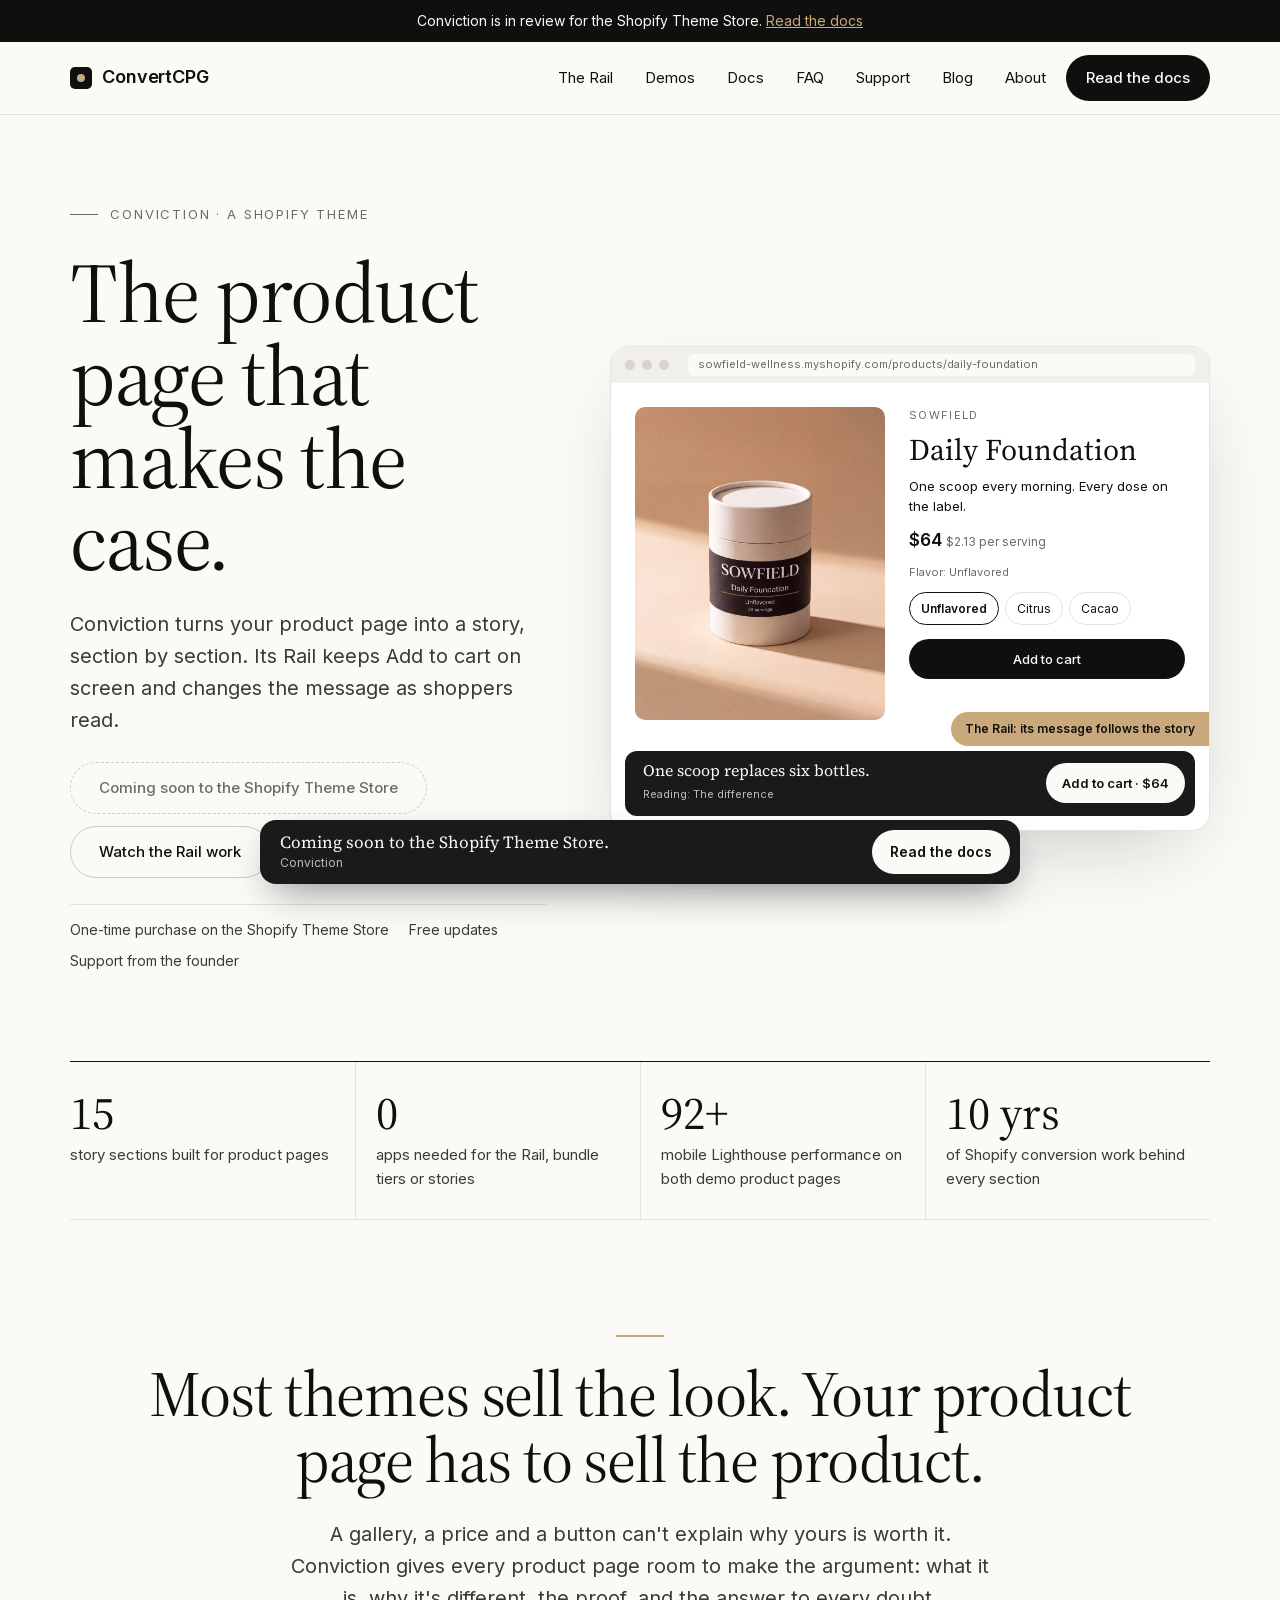
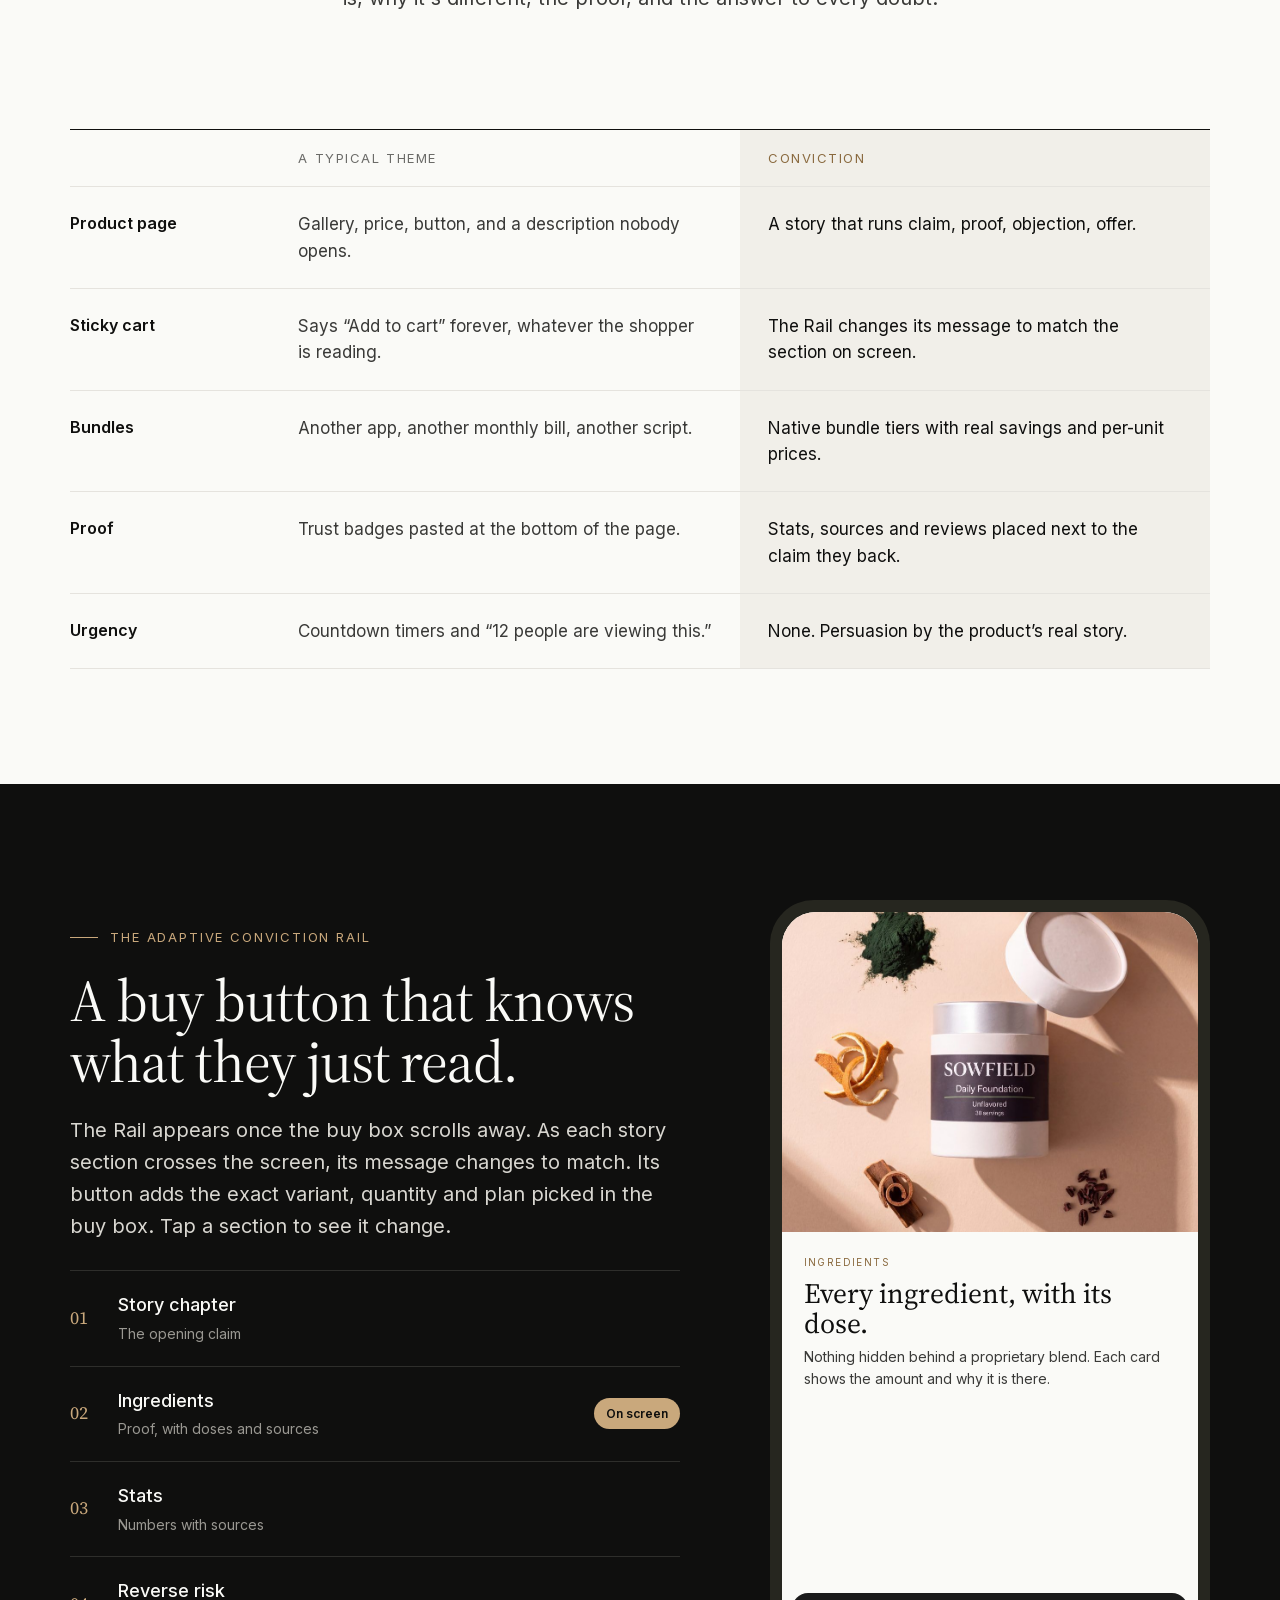
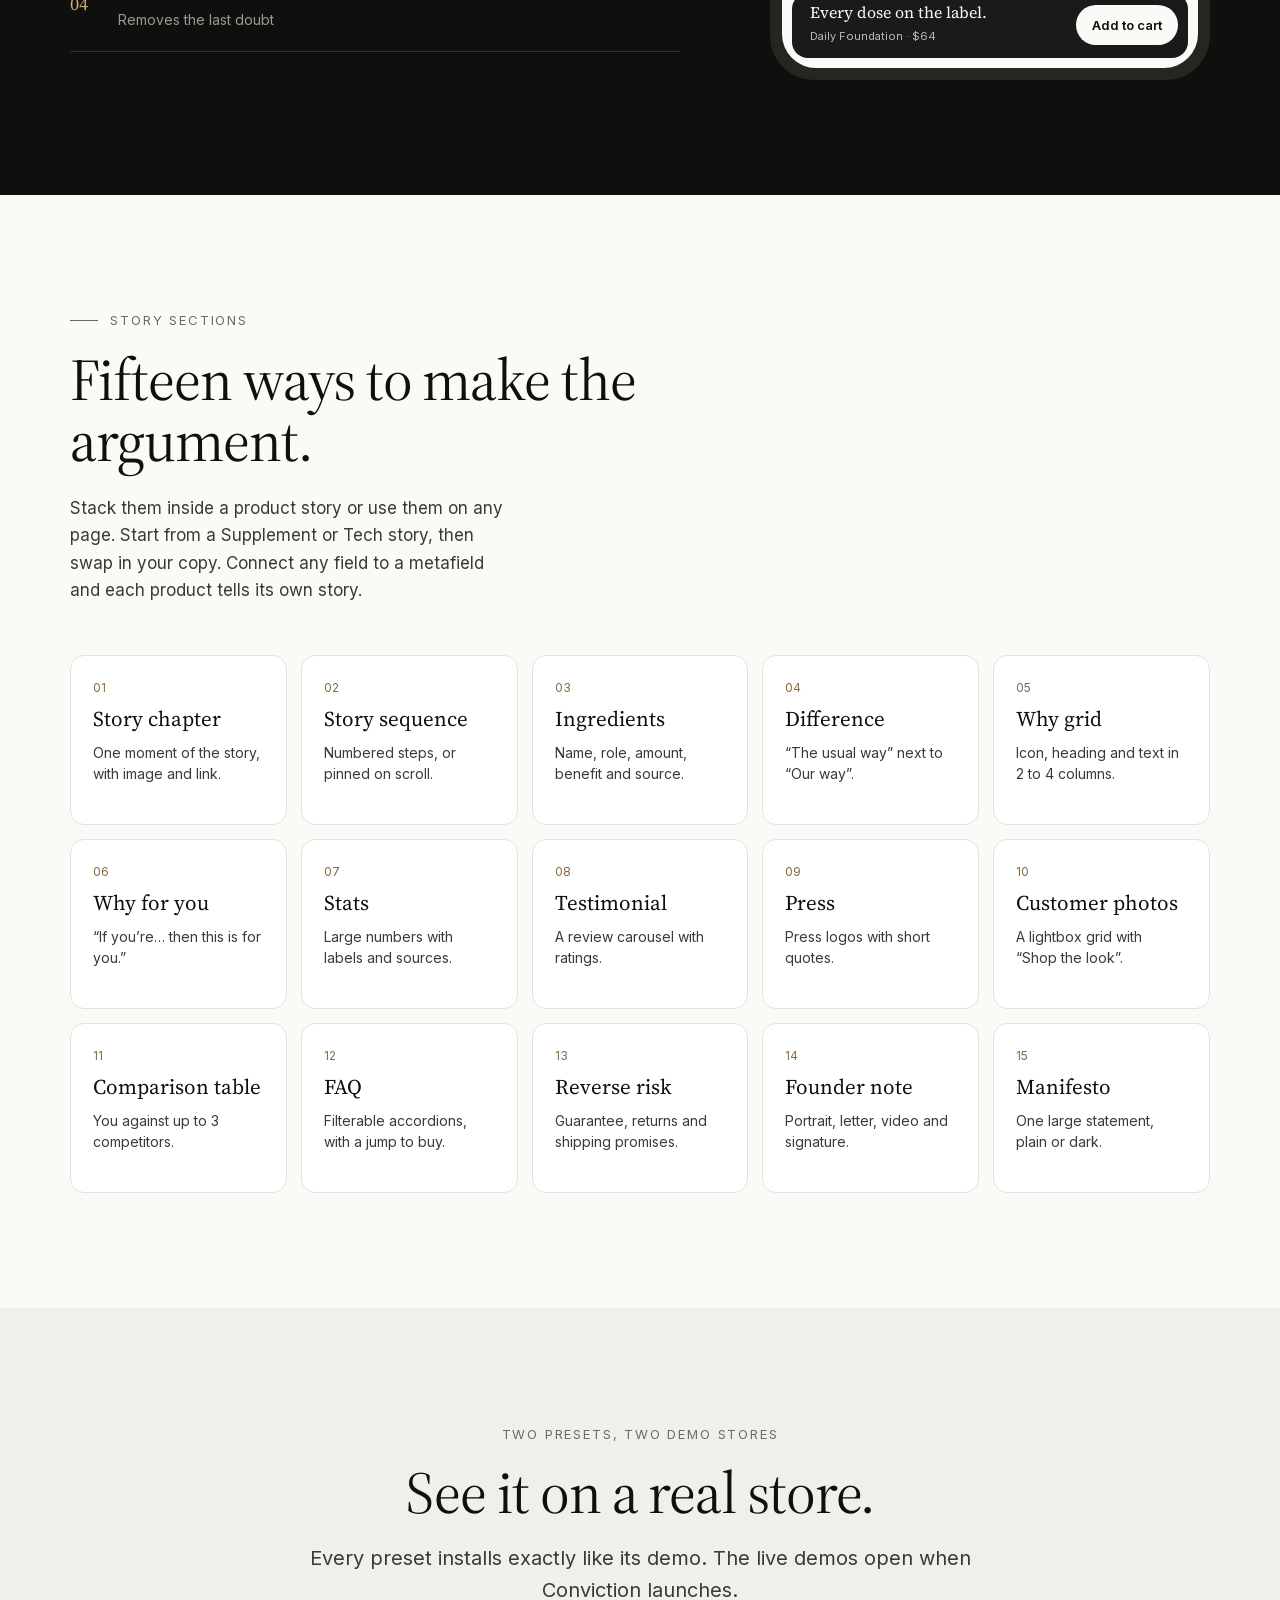
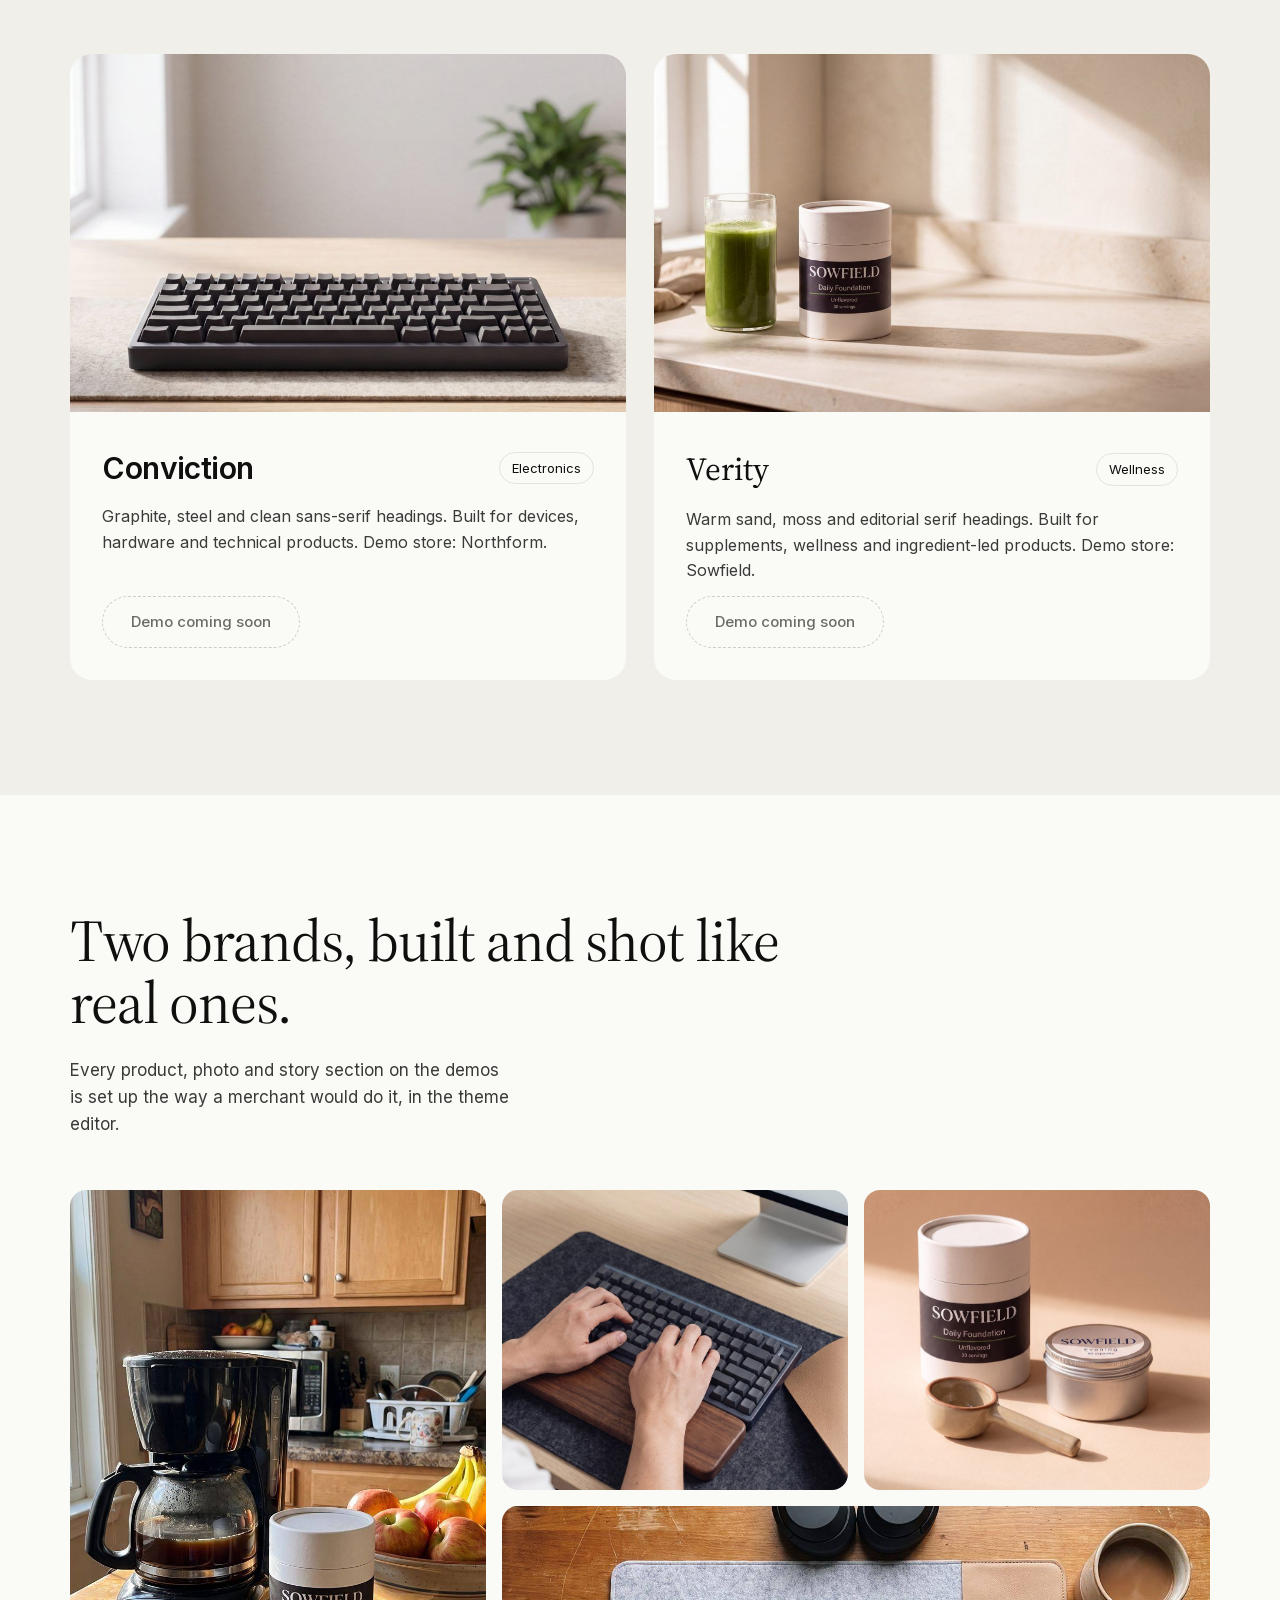
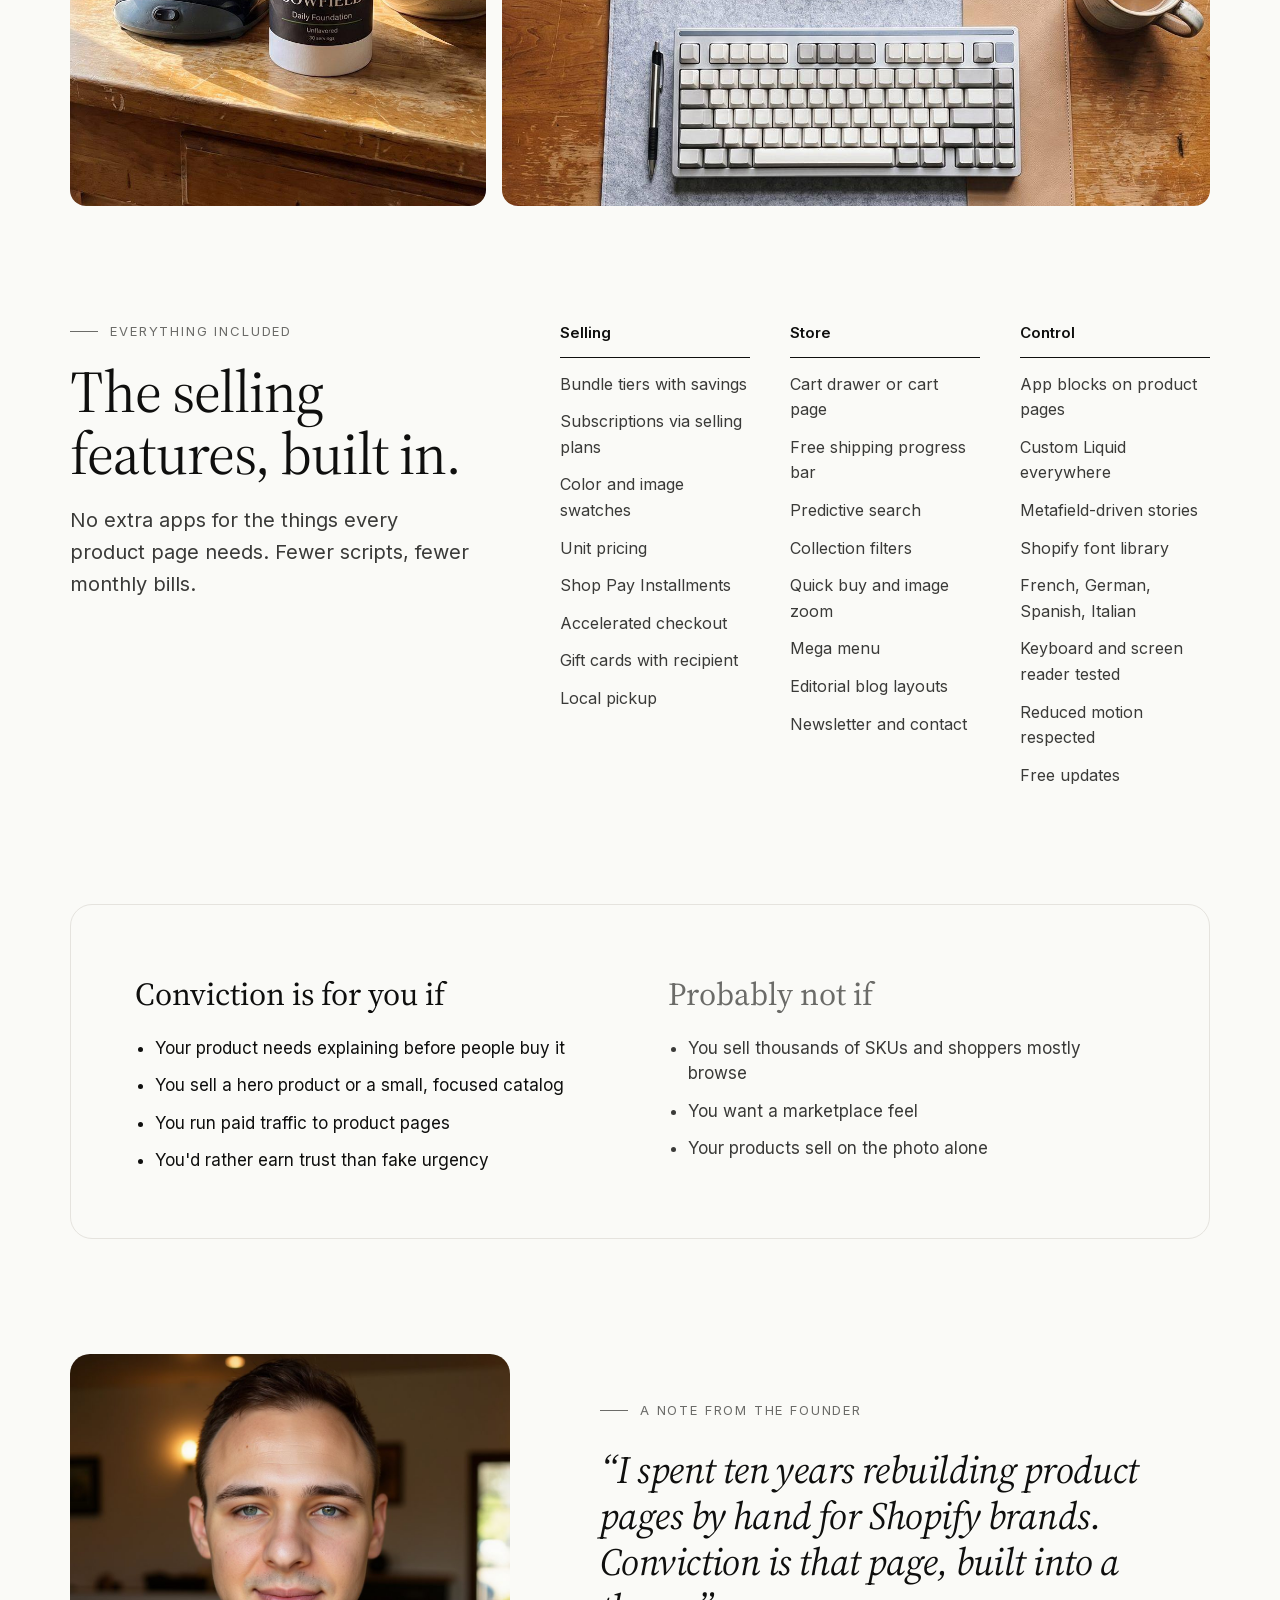
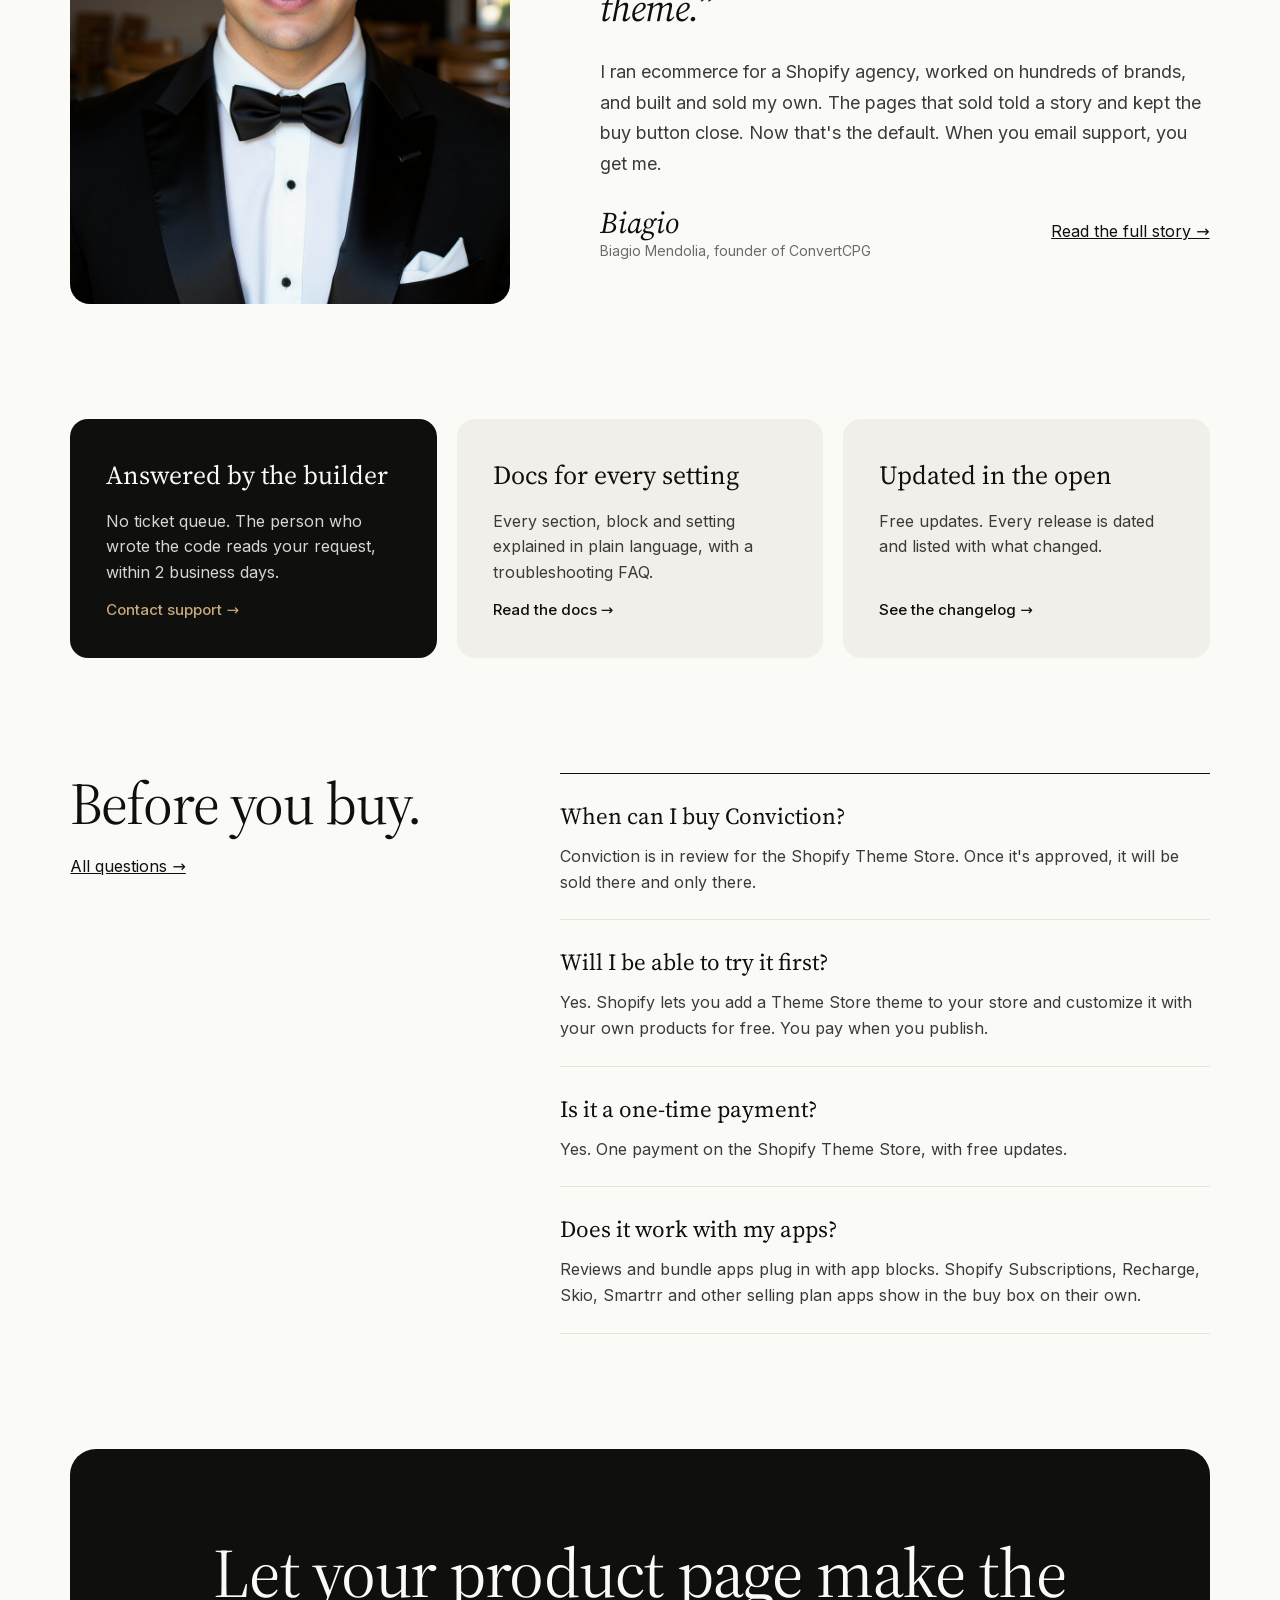
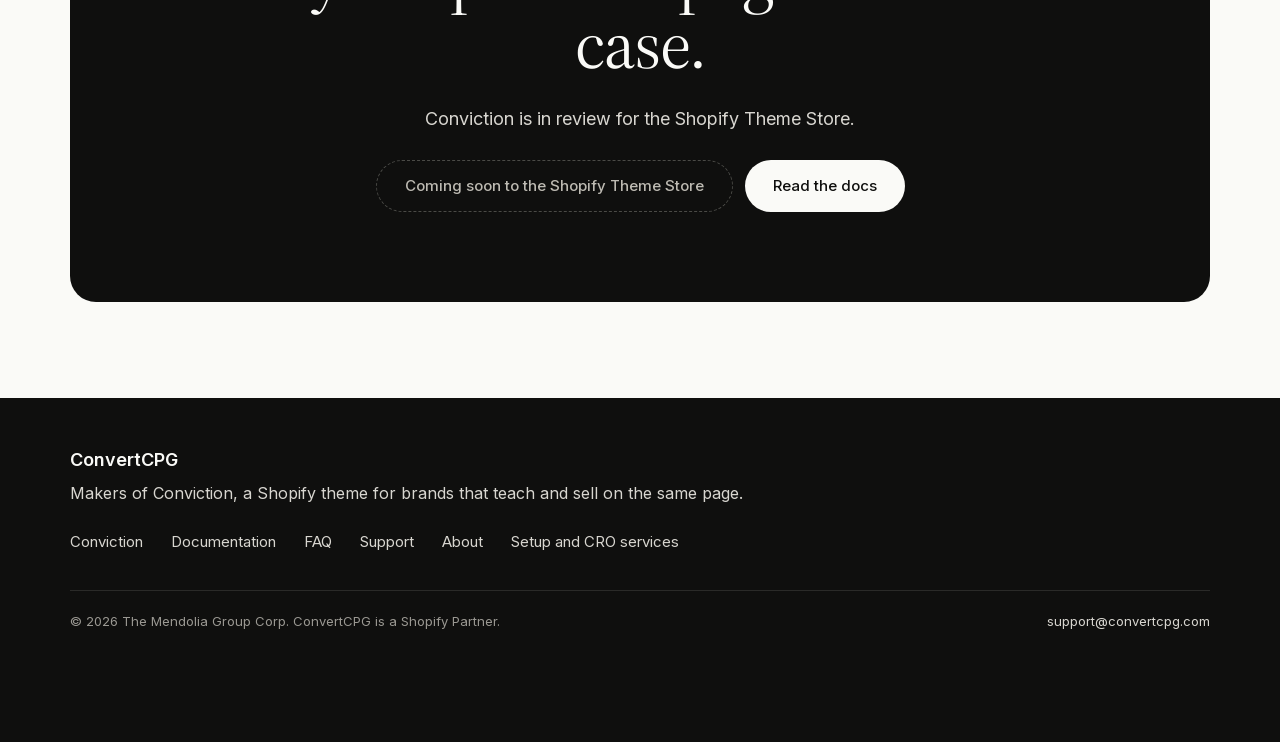
<file: index.html>
<!doctype html>
<html lang="en">
<head>
<meta charset="utf-8">
<meta name="viewport" content="width=device-width, initial-scale=1">
<title>Conviction · A Shopify theme by ConvertCPG</title>
<meta name="description" content="Conviction is a Shopify theme for brands that teach and sell on the same page. Story sections and the Adaptive Conviction Rail. Coming soon to the Shopify Theme Store.">
<link rel="canonical" href="https://convertcpg.com/">
<meta property="og:type" content="website">
<meta property="og:site_name" content="ConvertCPG">
<meta property="og:title" content="Conviction · A Shopify theme by ConvertCPG">
<meta property="og:description" content="Conviction is a Shopify theme for brands that teach and sell on the same page. Story sections and the Adaptive Conviction Rail. Coming soon to the Shopify Theme Store.">
<meta property="og:url" content="https://convertcpg.com/">
<meta property="og:image" content="https://convertcpg.com/assets/conviction/img/sowfield-hero.jpg">
<meta name="twitter:card" content="summary_large_image">
<meta name="theme-color" content="#FAFAF7">
<link rel="icon" href="/favicon.ico" sizes="any">
<link rel="icon" type="image/png" sizes="32x32" href="/favicon-32.png">
<link rel="apple-touch-icon" href="/apple-touch-icon.png">
<link rel="preconnect" href="https://fonts.googleapis.com">
<link rel="preconnect" href="https://fonts.gstatic.com" crossorigin>
<link href="https://fonts.googleapis.com/css2?family=Source+Serif+4:ital,opsz,wght@0,8..60,400;0,8..60,600;1,8..60,400&display=swap" rel="stylesheet">
<link rel="stylesheet" href="/assets/conviction.css">
<script type="application/ld+json">{"@context":"https://schema.org","@type":"Organization","@id":"https://convertcpg.com/#org","name":"ConvertCPG","legalName":"The Mendolia Group Corp","url":"https://convertcpg.com/","logo":"https://convertcpg.com/assets/brand/convertcpg-mark-512.png","email":"support@convertcpg.com","founder":{"@type":"Person","@id":"https://convertcpg.com/about/#person","name":"Biagio Mendolia"}}</script>
<script type="text/javascript">
    (function(c,l,a,r,i,t,y){
        c[a]=c[a]||function(){(c[a].q=c[a].q||[]).push(arguments)};
        t=l.createElement(r);t.async=1;t.src="https://www.clarity.ms/tag/"+i;
        y=l.getElementsByTagName(r)[0];y.parentNode.insertBefore(t,y);
    })(window, document, "clarity", "script", "yrv56geech");
</script>
</head>
<body>
<a class="skip" href="#content">Skip to content</a>
<div class="announce">Conviction is in review for the Shopify Theme Store. <a href="/conviction/docs/">Read the docs</a></div>
<header class="site-header">
<div class="site-header__inner">
<a class="logo" href="/"><span class="logo__mark" aria-hidden="true"></span>ConvertCPG</a>
<nav class="site-nav" id="site-nav" aria-label="Main">
<a href="/#rail">The Rail</a>
<a href="/#demos">Demos</a>
<a href="/conviction/docs/">Docs</a>
<a href="/conviction/faq/">FAQ</a>
<a href="/conviction/support/">Support</a>
<a href="/blog/">Blog</a>
<a href="/about/">About</a>
<a class="pill" href="/conviction/docs/">Read the docs</a>
</nav>
<button class="menu-toggle" type="button" aria-label="Menu" aria-expanded="false" aria-controls="site-nav"><svg width="22" height="22" viewBox="0 0 24 24" fill="none" stroke="currentColor" stroke-width="1.8" aria-hidden="true"><path d="M4 8h16M4 16h16"></path></svg></button>
</div>
</header>

<main id="content">
<section class="hero" data-rail-hide>
<div class="hero__copy">
<div class="kicker">Conviction · A Shopify theme</div>
<h1>The product page that makes the case.</h1>
<p class="lead">Conviction turns your product page into a story, section by section. Its Rail keeps Add to cart on screen and changes the message as shoppers read.</p>
<div class="buttons"><span class="button button--soon" aria-disabled="true">Coming soon to the Shopify Theme Store</span><a class="button button--ghost" href="#rail">Watch the Rail work</a></div>
<div class="hero__micro"><span>One-time purchase on the Shopify Theme Store</span><span>Free updates</span><span>Support from the founder</span></div>
</div>
<div class="mock" aria-label="Example product page built with Conviction" role="img">
<div class="mock__bar"><i></i><i></i><i></i><span class="mock__url">sowfield-wellness.myshopify.com/products/daily-foundation</span></div>
<div class="mock__body">
<img src="/assets/conviction/img/daily-foundation.jpg" alt="" width="967" height="1200">
<div class="mock__info">
<div class="mock__brand">Sowfield</div>
<div class="mock__title">Daily Foundation</div>
<div>One scoop every morning. Every dose on the label.</div>
<div class="mock__price">$64 <small>$2.13 per serving</small></div>
<div style="font-size:11px;color:#6B6B68">Flavor: Unflavored</div>
<div class="chips"><span class="chip chip--on">Unflavored</span><span class="chip">Citrus</span><span class="chip">Cacao</span></div>
<div class="mock__atc">Add to cart</div>
</div>
</div>
<div class="rail-demo"><div><strong>One scoop replaces six bottles.</strong><span>Reading: The difference</span></div><em>Add to cart · $64</em></div>
<div class="mock__tag">The Rail: its message follows the story</div>
</div>
</section>

<section class="strip" aria-label="Conviction in numbers" data-rail="Fifteen story sections. Zero apps needed." data-rail-sub="Built into the theme">
<div><b>15</b><span>story sections built for product pages</span></div>
<div><b>0</b><span>apps needed for the Rail, bundle tiers or stories</span></div>
<div><b>92+</b><span>mobile Lighthouse performance on both demo product pages</span></div>
<div><b>10 yrs</b><span>of Shopify conversion work behind every section</span></div>
</section>

<section class="section manifesto" data-rail="Your page has to sell the product." data-rail-sub="Not just look good">
<div class="rule" aria-hidden="true"></div>
<h2 class="h2">Most themes sell the look. Your product page has to sell the product.</h2>
<p>A gallery, a price and a button can't explain why yours is worth it. Conviction gives every product page room to make the argument: what it is, why it's different, the proof, and the answer to every doubt.</p>
</section>

<section class="section" style="padding-top:0" aria-label="Conviction compared with a typical theme" data-rail="Claim, proof, objection, offer." data-rail-sub="The difference">
<div class="diff"><div class="head" aria-hidden="true"></div><div class="head">A typical theme</div><div class="head us">Conviction</div><div class="k">Product page</div><div>Gallery, price, button, and a description nobody opens.</div><div class="us">A story that runs claim, proof, objection, offer.</div><div class="k">Sticky cart</div><div>Says “Add to cart” forever, whatever the shopper is reading.</div><div class="us">The Rail changes its message to match the section on screen.</div><div class="k">Bundles</div><div>Another app, another monthly bill, another script.</div><div class="us">Native bundle tiers with real savings and per-unit prices.</div><div class="k">Proof</div><div>Trust badges pasted at the bottom of the page.</div><div class="us">Stats, sources and reviews placed next to the claim they back.</div><div class="k">Urgency</div><div>Countdown timers and “12 people are viewing this.”</div><div class="us">None. Persuasion by the product’s real story.</div></div>
</section>

<section class="section section--ink" id="rail" data-rail="You're looking at one right now." data-rail-sub="This bar is a Conviction Rail">
<div class="rail-section">
<div>
<div class="kicker">The Adaptive Conviction Rail</div>
<h2 class="h2" style="margin-top:22px">A buy button that knows what they just read.</h2>
<p class="lead" style="margin-top:22px">The Rail appears once the buy box scrolls away. As each story section crosses the screen, its message changes to match. Its button adds the exact variant, quantity and plan picked in the buy box. Tap a section to see it change.</p>
<ul class="rail-steps"><li><button type="button" data-rail-step aria-pressed="false" data-section="Story chapter" data-headline="Why we built Sowfield." data-body="Six bottles on the counter and no idea what was in them. So we made one scoop with every dose printed." data-rail-text="One scoop, every morning." data-support="Daily Foundation · $64" data-button="Add to cart"><span class="n">01</span><span class="t"><b>Story chapter</b><span>The opening claim</span></span><span class="on" aria-hidden="true">On screen</span></button></li><li><button type="button" data-rail-step aria-pressed="true" data-section="Ingredients" data-headline="Every ingredient, with its dose." data-body="Nothing hidden behind a proprietary blend. Each card shows the amount and why it is there." data-rail-text="Every dose on the label." data-support="Daily Foundation · $64" data-button="Add to cart"><span class="n">02</span><span class="t"><b>Ingredients</b><span>Proof, with doses and sources</span></span><span class="on" aria-hidden="true">On screen</span></button></li><li><button type="button" data-rail-step aria-pressed="false" data-section="Stats" data-headline="Every batch, tested." data-body="Large numbers with a source line under each, so the claim and the proof sit together." data-rail-text="Tested batch by batch." data-support="Certificates on every batch page" data-button="Add to cart"><span class="n">03</span><span class="t"><b>Stats</b><span>Numbers with sources</span></span><span class="on" aria-hidden="true">On screen</span></button></li><li><button type="button" data-rail-step aria-pressed="false" data-section="Reverse risk" data-headline="Try it for 60 days." data-body="Your guarantee, returns and shipping promises in one place, right before the decision." data-rail-text="Love it or your money back." data-support="Pause or cancel any time" data-button="Subscribe and save"><span class="n">04</span><span class="t"><b>Reverse risk</b><span>Removes the last doubt</span></span><span class="on" aria-hidden="true">On screen</span></button></li></ul>
</div>
<div class="phone" aria-live="polite">
<div class="phone__screen">
<div class="phone__img"><img src="/assets/conviction/img/story-chapter.jpg" alt="" loading="lazy" class=""><img src="/assets/conviction/img/ingredients.jpg" alt="" loading="lazy" class="is-on"><img src="/assets/conviction/img/batch-testing.jpg" alt="" loading="lazy" class=""><img src="/assets/conviction/img/morning-glass.jpg" alt="" loading="lazy" class=""></div>
<div class="phone__copy"><small data-f="section">Ingredients</small><b data-f="headline">Every ingredient, with its dose.</b><p data-f="body">Nothing hidden behind a proprietary blend. Each card shows the amount and why it is there.</p></div>
<div class="rail-demo"><div><strong data-f="rail">Every dose on the label.</strong><span data-f="support">Daily Foundation · $64</span></div><em data-f="button">Add to cart</em></div>
</div>
</div>
</div>
</section>

<section class="section" id="sections" data-rail="Fifteen ways to make the argument." data-rail-sub="Story sections">
<div class="section-head">
<div><div class="kicker">Story sections</div><h2 class="h2" style="margin-top:18px;max-width:760px">Fifteen ways to make the argument.</h2></div>
<p>Stack them inside a product story or use them on any page. Start from a Supplement or Tech story, then swap in your copy. Connect any field to a metafield and each product tells its own story.</p>
</div>
<div class="modules"><div class="module"><small>01</small><b>Story chapter</b><span>One moment of the story, with image and link.</span></div><div class="module"><small>02</small><b>Story sequence</b><span>Numbered steps, or pinned on scroll.</span></div><div class="module"><small>03</small><b>Ingredients</b><span>Name, role, amount, benefit and source.</span></div><div class="module"><small>04</small><b>Difference</b><span>“The usual way” next to “Our way”.</span></div><div class="module"><small>05</small><b>Why grid</b><span>Icon, heading and text in 2 to 4 columns.</span></div><div class="module"><small>06</small><b>Why for you</b><span>“If you’re… then this is for you.”</span></div><div class="module"><small>07</small><b>Stats</b><span>Large numbers with labels and sources.</span></div><div class="module"><small>08</small><b>Testimonial</b><span>A review carousel with ratings.</span></div><div class="module"><small>09</small><b>Press</b><span>Press logos with short quotes.</span></div><div class="module"><small>10</small><b>Customer photos</b><span>A lightbox grid with “Shop the look”.</span></div><div class="module"><small>11</small><b>Comparison table</b><span>You against up to 3 competitors.</span></div><div class="module"><small>12</small><b>FAQ</b><span>Filterable accordions, with a jump to buy.</span></div><div class="module"><small>13</small><b>Reverse risk</b><span>Guarantee, returns and shipping promises.</span></div><div class="module"><small>14</small><b>Founder note</b><span>Portrait, letter, video and signature.</span></div><div class="module"><small>15</small><b>Manifesto</b><span>One large statement, plain or dark.</span></div></div>
</section>

<section class="section section--tint" id="demos" data-rail="Two presets. Two real stores." data-rail-sub="Conviction and Verity">
<div style="text-align:center;display:flex;flex-direction:column;align-items:center;gap:18px;margin-bottom:48px">
<div class="kicker kicker--plain">Two presets, two demo stores</div>
<h2 class="h2">See it on a real store.</h2>
<p class="lead" style="margin:0 auto">Every preset installs exactly like its demo. The live demos open when Conviction launches.</p>
</div>
<div class="demos">
<article class="demo">
<img src="/assets/conviction/img/northform-hero.jpg" alt="Northform demo store: a graphite keyboard on a desk" loading="lazy" style="object-position:50% 72%">
<div class="demo__body">
<div class="demo__top"><h3 class="sans">Conviction</h3><span class="tag">Electronics</span></div>
<p>Graphite, steel and clean sans-serif headings. Built for devices, hardware and technical products. Demo store: Northform.</p>
<span class="button button--soon" aria-disabled="true">Demo coming soon</span>
</div>
</article>
<article class="demo">
<img src="/assets/conviction/img/sowfield-hero.jpg" alt="Sowfield demo store: a Daily Foundation canister and a green drink on a kitchen counter" loading="lazy">
<div class="demo__body">
<div class="demo__top"><h3>Verity</h3><span class="tag">Wellness</span></div>
<p>Warm sand, moss and editorial serif headings. Built for supplements, wellness and ingredient-led products. Demo store: Sowfield.</p>
<span class="button button--soon" aria-disabled="true">Demo coming soon</span>
</div>
</article>
</div>
</section>

<section class="section" data-rail="Built and shot like real brands." data-rail-sub="The demo stores">
<div class="section-head">
<h2 class="h2" style="max-width:760px">Two brands, built and shot like real ones.</h2>
<p>Every product, photo and story section on the demos is set up the way a merchant would do it, in the theme editor.</p>
</div>
<div class="mosaic">
<img class="tall" src="/assets/conviction/img/sowfield-counter.jpg" alt="Sowfield canister on a kitchen counter" loading="lazy">
<img src="/assets/conviction/img/northform-typing.jpg" alt="Typing on a Northform keyboard" loading="lazy">
<img src="/assets/conviction/img/sowfield-set.jpg" alt="Sowfield canister and tin together" loading="lazy">
<img class="wide" src="/assets/conviction/img/northform-desk.jpg" alt="A Northform desk setup from above" loading="lazy">
</div>
</section>

<section class="section" style="padding-top:0" data-rail="The selling features, built in." data-rail-sub="No extra apps">
<div class="included">
<div style="display:flex;flex-direction:column;gap:20px">
<div class="kicker">Everything included</div>
<h2 class="h2">The selling features, built in.</h2>
<p class="lead">No extra apps for the things every product page needs. Fewer scripts, fewer monthly bills.</p>
</div>
<div class="included__cols">
<div><h3>Selling</h3><ul><li>Bundle tiers with savings</li><li>Subscriptions via selling plans</li><li>Color and image swatches</li><li>Unit pricing</li><li>Shop Pay Installments</li><li>Accelerated checkout</li><li>Gift cards with recipient</li><li>Local pickup</li></ul></div>
<div><h3>Store</h3><ul><li>Cart drawer or cart page</li><li>Free shipping progress bar</li><li>Predictive search</li><li>Collection filters</li><li>Quick buy and image zoom</li><li>Mega menu</li><li>Editorial blog layouts</li><li>Newsletter and contact</li></ul></div>
<div><h3>Control</h3><ul><li>App blocks on product pages</li><li>Custom Liquid everywhere</li><li>Metafield-driven stories</li><li>Shopify font library</li><li>French, German, Spanish, Italian</li><li>Keyboard and screen reader tested</li><li>Reduced motion respected</li><li>Free updates</li></ul></div>
</div>
</div>
</section>

<section class="fit" aria-label="Who Conviction is for" data-rail="Built for products worth explaining." data-rail-sub="Is it right for you?">
<div><h3>Conviction is for you if</h3><ul><li>Your product needs explaining before people buy it</li><li>You sell a hero product or a small, focused catalog</li><li>You run paid traffic to product pages</li><li>You'd rather earn trust than fake urgency</li></ul></div>
<div class="muted"><h3>Probably not if</h3><ul><li>You sell thousands of SKUs and shoppers mostly browse</li><li>You want a marketplace feel</li><li>Your products sell on the photo alone</li></ul></div>
</section>

<section class="section" data-rail="Support comes from the person who built it." data-rail-sub="A note from the founder">
<div class="founder">
<img src="/assets/conviction/img/biagio-portrait.jpg" alt="Biagio Mendolia, founder of ConvertCPG" width="960" height="1200" loading="lazy">
<div class="founder__copy">
<div class="kicker">A note from the founder</div>
<blockquote>“I spent ten years rebuilding product pages by hand for Shopify brands. Conviction is that page, built into a theme.”</blockquote>
<p>I ran ecommerce for a Shopify agency, worked on hundreds of brands, and built and sold my own. The pages that sold told a story and kept the buy button close. Now that's the default. When you email support, you get me.</p>
<div class="founder__foot"><div class="sig">Biagio<small>Biagio Mendolia, founder of ConvertCPG</small></div><a href="/about/">Read the full story →</a></div>
</div>
</div>
</section>

<section class="section" style="padding-top:0" data-rail="Docs, support and updates in the open." data-rail-sub="After you buy">
<div class="promise">
<a class="dark" href="/conviction/support/"><h3>Answered by the builder</h3><p>No ticket queue. The person who wrote the code reads your request, within 2 business days.</p><span class="go">Contact support →</span></a>
<a href="/conviction/docs/"><h3>Docs for every setting</h3><p>Every section, block and setting explained in plain language, with a troubleshooting FAQ.</p><span class="go">Read the docs →</span></a>
<a href="/conviction/docs/#version-history"><h3>Updated in the open</h3><p>Free updates. Every release is dated and listed with what changed.</p><span class="go">See the changelog →</span></a>
</div>
</section>

<section class="section" style="padding-top:0" data-rail="Questions before you buy?" data-rail-sub="Straight answers">
<div class="mini-faq">
<div style="display:flex;flex-direction:column;gap:20px"><h2 class="h2">Before you buy.</h2><a href="/conviction/faq/">All questions →</a></div>
<dl>
<dt>When can I buy Conviction?</dt><dd>Conviction is in review for the Shopify Theme Store. Once it's approved, it will be sold there and only there.</dd>
<dt>Will I be able to try it first?</dt><dd>Yes. Shopify lets you add a Theme Store theme to your store and customize it with your own products for free. You pay when you publish.</dd>
<dt>Is it a one-time payment?</dt><dd>Yes. One payment on the Shopify Theme Store, with free updates.</dd>
<dt>Does it work with my apps?</dt><dd>Reviews and bundle apps plug in with app blocks. Shopify Subscriptions, Recharge, Skio, Smartrr and other selling plan apps show in the buy box on their own.</dd>
</dl>
</div>
</section>

<section class="final" data-rail="Coming soon to the Shopify Theme Store." data-rail-sub="Conviction">
<h2>Let your product page make the case.</h2>
<p>Conviction is in review for the Shopify Theme Store.</p>
<div class="buttons" style="justify-content:center"><span class="button button--soon-dark" aria-disabled="true">Coming soon to the Shopify Theme Store</span><a class="button button--light" href="/conviction/docs/">Read the docs</a></div>
</section>
</main>

<div class="site-rail" role="complementary" aria-label="Conviction Rail" aria-hidden="true" inert>
<div><b>You're looking at a Conviction Rail.</b><span>This site runs its own</span></div>
<a href="/conviction/docs/">Read the docs</a>
</div>
<footer class="site-footer">
<div class="site-footer__top">
<div><div class="site-footer__brand">ConvertCPG</div><div>Makers of Conviction, a Shopify theme for brands that teach and sell on the same page.</div></div>
<div class="site-footer__links">
<a href="/">Conviction</a>
<a href="/conviction/docs/">Documentation</a>
<a href="/conviction/faq/">FAQ</a>
<a href="/conviction/support/">Support</a>
<a href="/about/">About</a>
<a href="/services/">Setup and CRO services</a>
</div>
</div>
<div class="site-footer__bottom"><span>© 2026 The Mendolia Group Corp. ConvertCPG is a Shopify Partner.</span><a href="mailto:support@convertcpg.com">support@convertcpg.com</a></div>
</footer>
<script src="/assets/conviction.js" defer></script>
</body>
</html>
</file>
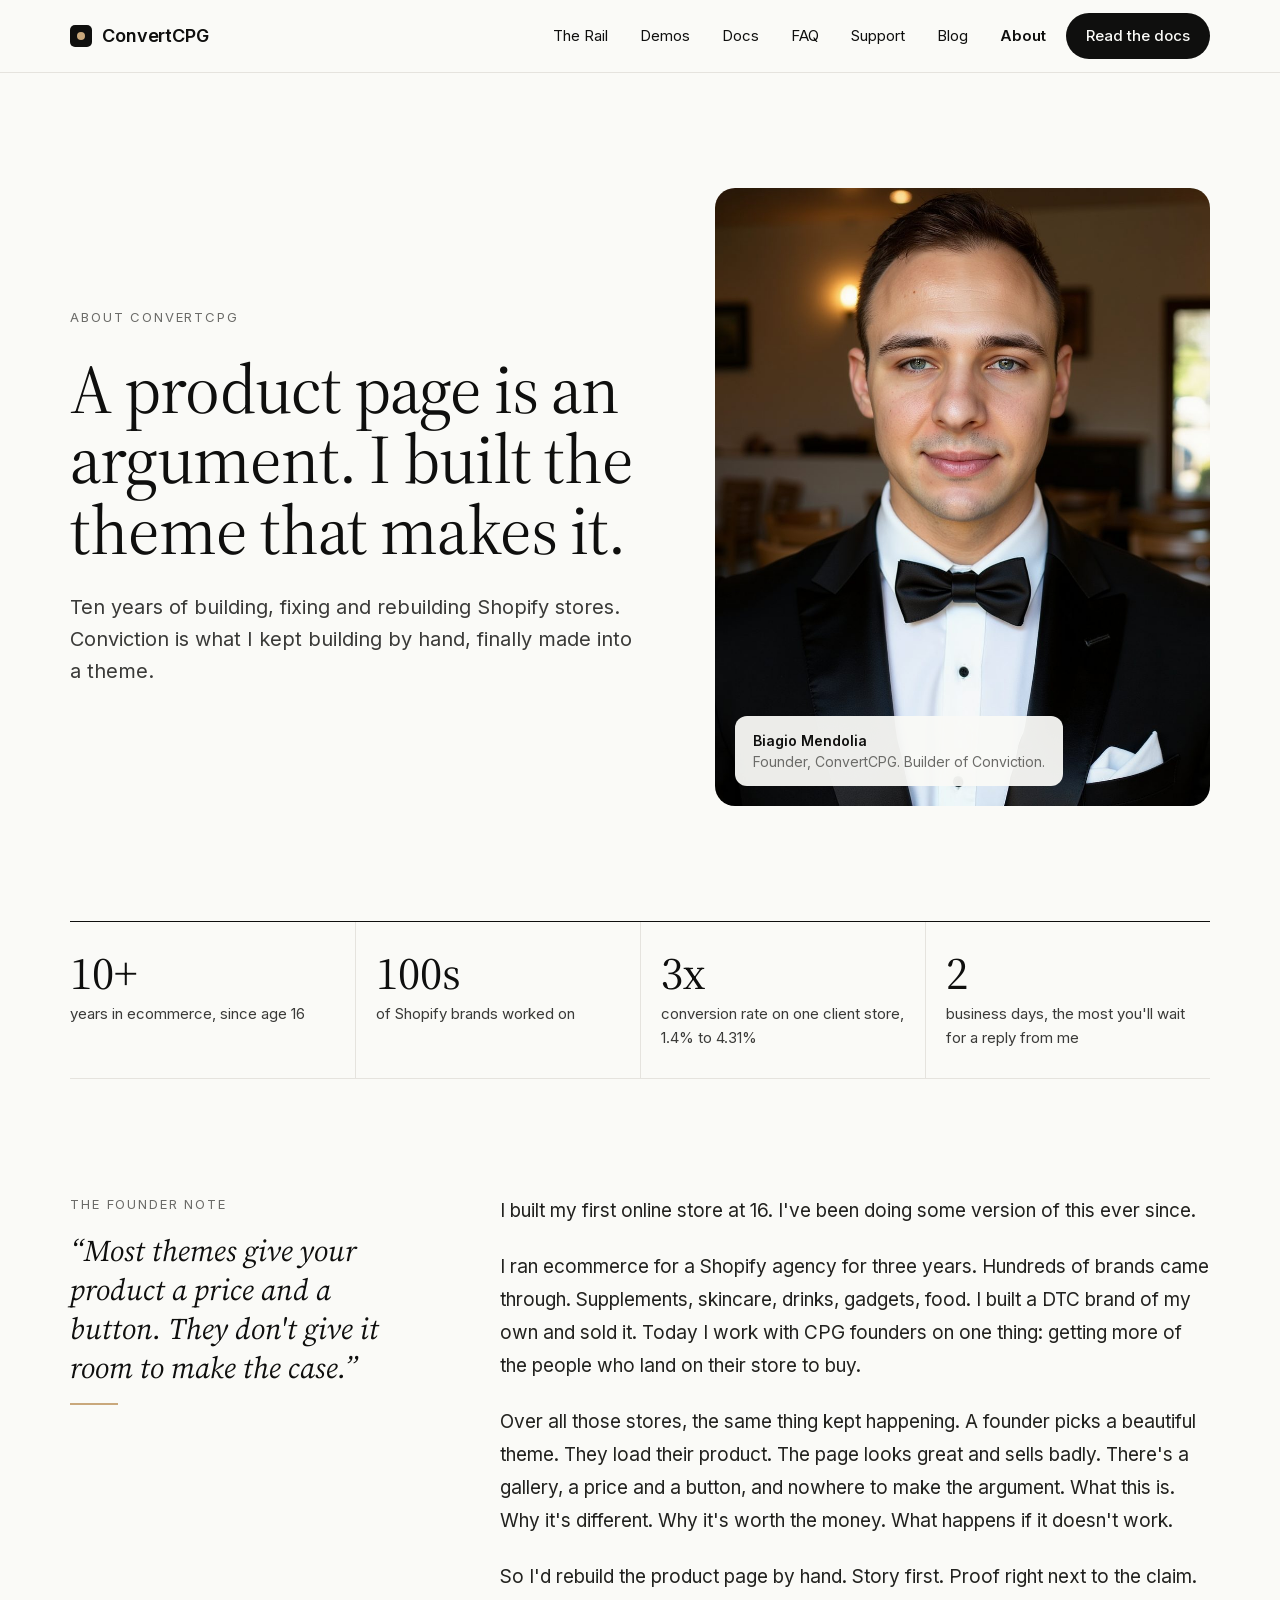
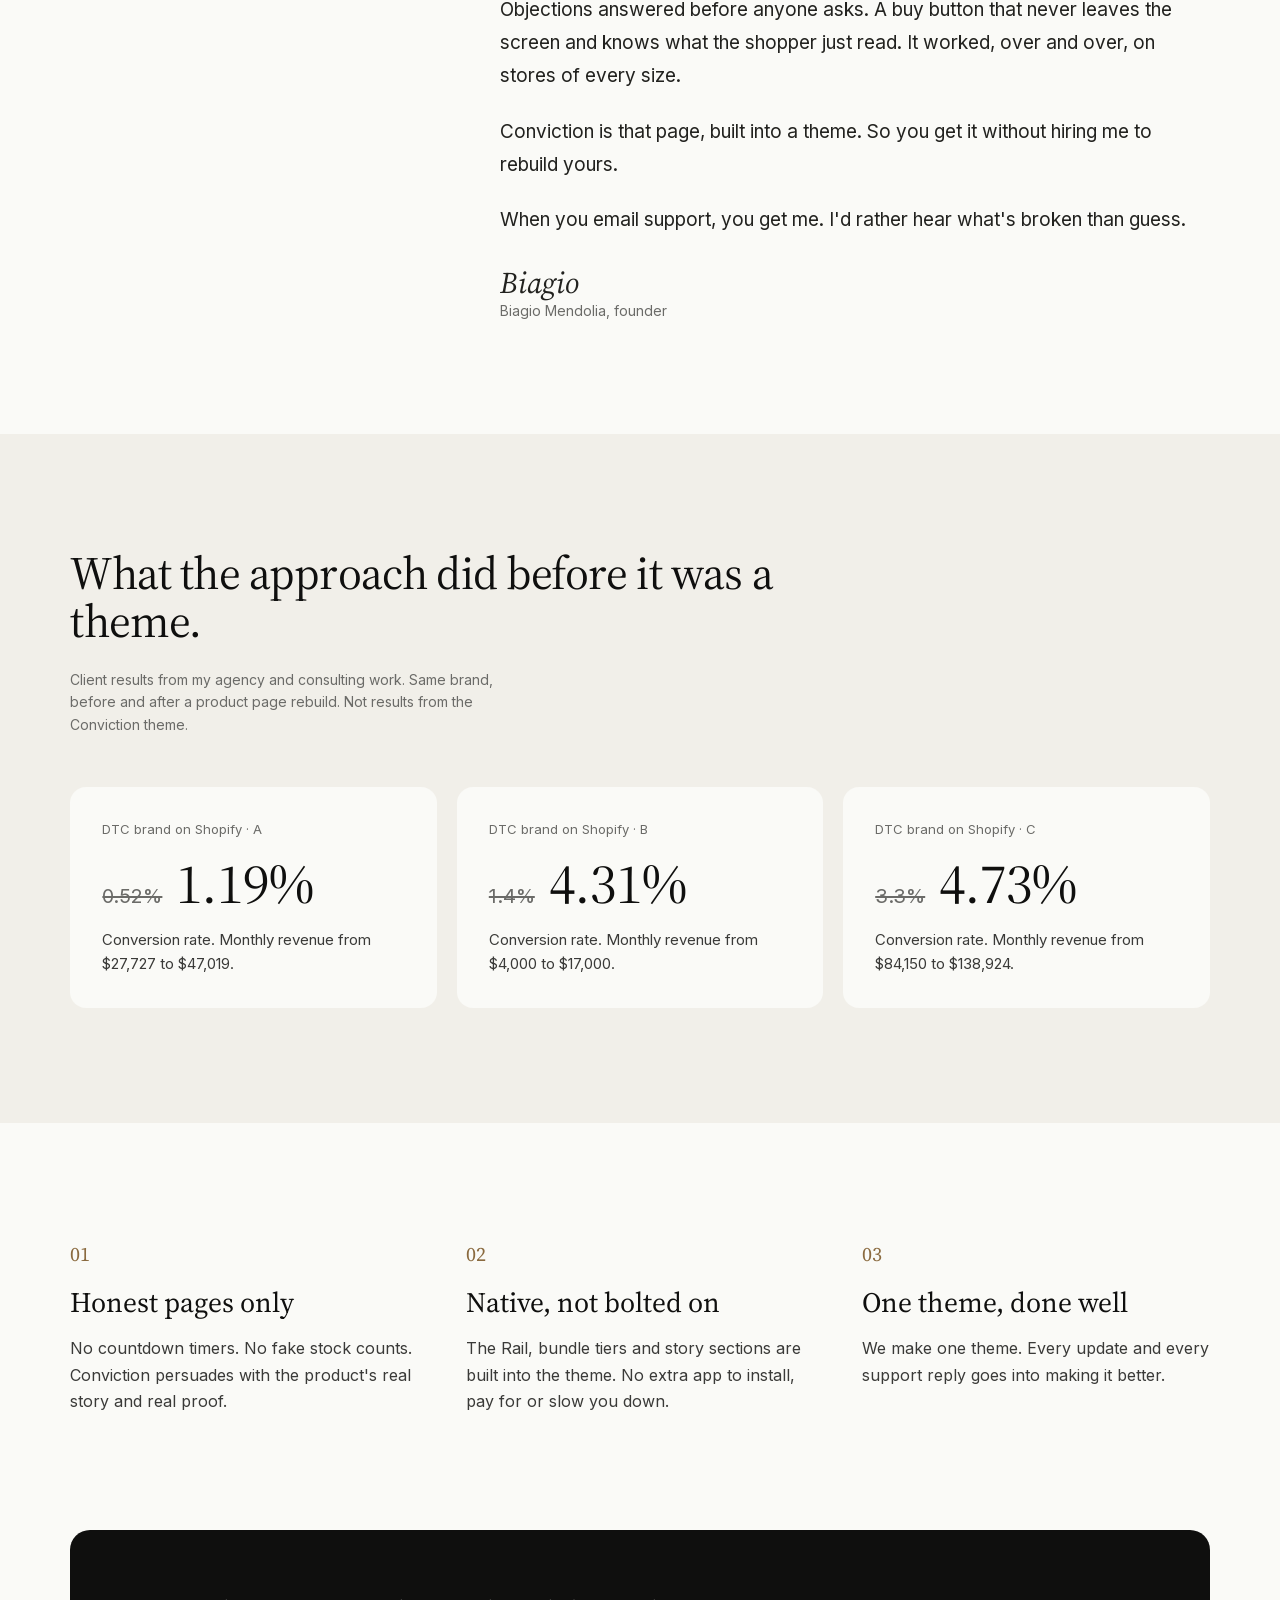
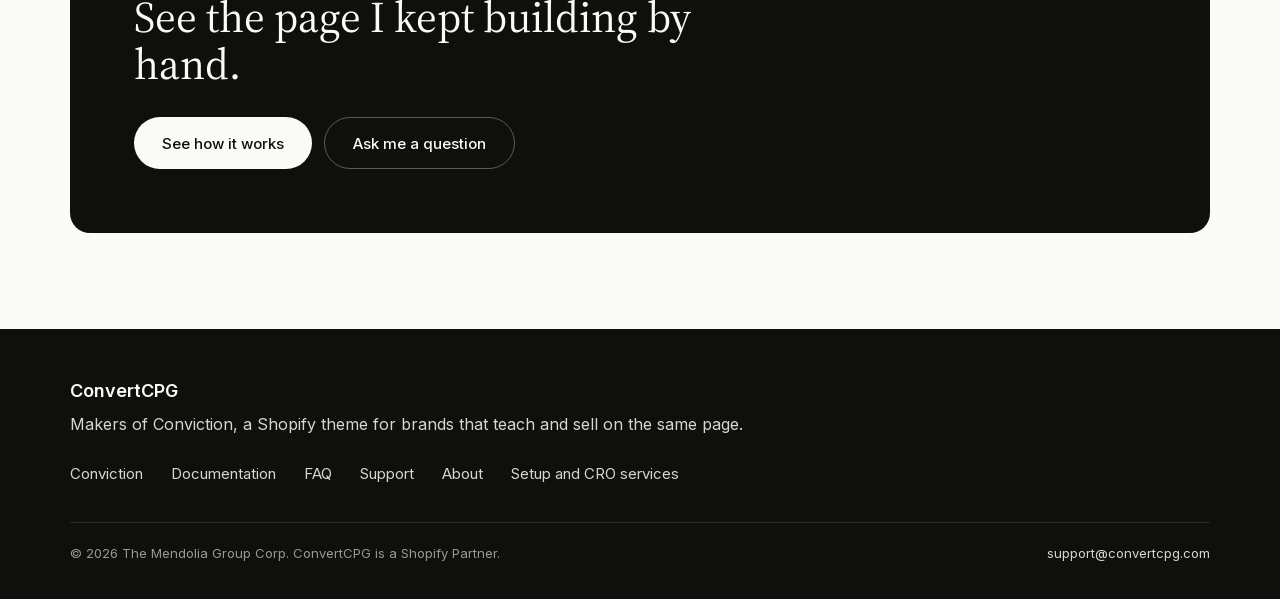
<file: about/index.html>
<!doctype html>
<html lang="en">
<head>
<meta charset="utf-8">
<meta name="viewport" content="width=device-width, initial-scale=1">
<title>About · ConvertCPG</title>
<meta name="description" content="ConvertCPG is Biagio Mendolia: ten years building and rebuilding Shopify stores, now the maker of the Conviction theme.">
<link rel="canonical" href="https://convertcpg.com/about/">
<meta property="og:type" content="website">
<meta property="og:site_name" content="ConvertCPG">
<meta property="og:title" content="About · ConvertCPG">
<meta property="og:description" content="ConvertCPG is Biagio Mendolia: ten years building and rebuilding Shopify stores, now the maker of the Conviction theme.">
<meta property="og:url" content="https://convertcpg.com/about/">
<meta property="og:image" content="https://convertcpg.com/assets/conviction/img/biagio-portrait.jpg">
<meta name="twitter:card" content="summary_large_image">
<meta name="theme-color" content="#FAFAF7">
<link rel="icon" href="/favicon.ico" sizes="any">
<link rel="icon" type="image/png" sizes="32x32" href="/favicon-32.png">
<link rel="apple-touch-icon" href="/apple-touch-icon.png">
<link rel="preconnect" href="https://fonts.googleapis.com">
<link rel="preconnect" href="https://fonts.gstatic.com" crossorigin>
<link href="https://fonts.googleapis.com/css2?family=Source+Serif+4:ital,opsz,wght@0,8..60,400;0,8..60,600;1,8..60,400&display=swap" rel="stylesheet">
<link rel="stylesheet" href="/assets/conviction.css">
<script type="application/ld+json">{"@context":"https://schema.org","@type":"Person","@id":"https://convertcpg.com/about/#person","name":"Biagio Mendolia","jobTitle":"Founder","url":"https://convertcpg.com/about/","image":"https://convertcpg.com/assets/conviction/img/biagio-portrait.jpg","worksFor":{"@type":"Organization","@id":"https://convertcpg.com/#org","name":"ConvertCPG"},"knowsAbout":["Shopify","Conversion rate optimization","Ecommerce product pages","CPG brands"]}</script>
<script type="text/javascript">
    (function(c,l,a,r,i,t,y){
        c[a]=c[a]||function(){(c[a].q=c[a].q||[]).push(arguments)};
        t=l.createElement(r);t.async=1;t.src="https://www.clarity.ms/tag/"+i;
        y=l.getElementsByTagName(r)[0];y.parentNode.insertBefore(t,y);
    })(window, document, "clarity", "script", "yrv56geech");
</script>
</head>
<body>
<a class="skip" href="#content">Skip to content</a>
<header class="site-header">
<div class="site-header__inner">
<a class="logo" href="/"><span class="logo__mark" aria-hidden="true"></span>ConvertCPG</a>
<nav class="site-nav" id="site-nav" aria-label="Main">
<a href="/#rail">The Rail</a>
<a href="/#demos">Demos</a>
<a href="/conviction/docs/">Docs</a>
<a href="/conviction/faq/">FAQ</a>
<a href="/conviction/support/">Support</a>
<a href="/blog/">Blog</a>
<a href="/about/" aria-current="page">About</a>
<a class="pill" href="/conviction/docs/">Read the docs</a>
</nav>
<button class="menu-toggle" type="button" aria-label="Menu" aria-expanded="false" aria-controls="site-nav"><svg width="22" height="22" viewBox="0 0 24 24" fill="none" stroke="currentColor" stroke-width="1.8" aria-hidden="true"><path d="M4 8h16M4 16h16"></path></svg></button>
</div>
</header>

<main id="content">
<section class="section about-hero">
<div style="display:flex;flex-direction:column;gap:26px">
<div class="kicker kicker--plain">About ConvertCPG</div>
<h1>A product page is an argument. I built the theme that makes it.</h1>
<p class="lead">Ten years of building, fixing and rebuilding Shopify stores. Conviction is what I kept building by hand, finally made into a theme.</p>
</div>
<figure class="portrait" style="margin:0">
<img src="/assets/conviction/img/biagio-portrait.jpg" alt="Biagio Mendolia" width="960" height="1200">
<figcaption><strong>Biagio Mendolia</strong><br><span>Founder, ConvertCPG. Builder of Conviction.</span></figcaption>
</figure>
</section>

<section class="strip" aria-label="Background">
<div><b>10+</b><span>years in ecommerce, since age 16</span></div>
<div><b>100s</b><span>of Shopify brands worked on</span></div>
<div><b>3x</b><span>conversion rate on one client store, 1.4% to 4.31%</span></div>
<div><b>2</b><span>business days, the most you'll wait for a reply from me</span></div>
</section>

<section class="section letter">
<div>
<div class="kicker kicker--plain" style="margin-bottom:16px">The founder note</div>
<blockquote>“Most themes give your product a price and a button. They don't give it room to make the case.”</blockquote>
<div class="rule" aria-hidden="true"></div>
</div>
<div class="letter__body">
<p>I built my first online store at 16. I've been doing some version of this ever since.</p>
<p>I ran ecommerce for a Shopify agency for three years. Hundreds of brands came through. Supplements, skincare, drinks, gadgets, food. I built a DTC brand of my own and sold it. Today I work with CPG founders on one thing: getting more of the people who land on their store to buy.</p>
<p>Over all those stores, the same thing kept happening. A founder picks a beautiful theme. They load their product. The page looks great and sells badly. There's a gallery, a price and a button, and nowhere to make the argument. What this is. Why it's different. Why it's worth the money. What happens if it doesn't work.</p>
<p>So I'd rebuild the product page by hand. Story first. Proof right next to the claim. Objections answered before anyone asks. A buy button that never leaves the screen and knows what the shopper just read. It worked, over and over, on stores of every size.</p>
<p>Conviction is that page, built into a theme. So you get it without hiring me to rebuild yours.</p>
<p>When you email support, you get me. I'd rather hear what's broken than guess.</p>
<div class="sig" style="padding-top:8px">Biagio<small>Biagio Mendolia, founder</small></div>
</div>
</section>

<section class="section section--tint">
<div class="section-head">
<h2 class="h2" style="max-width:720px;font-size:clamp(32px,3.6vw,48px)">What the approach did before it was a theme.</h2>
<p style="font-size:14px;color:#6B6B68">Client results from my agency and consulting work. Same brand, before and after a product page rebuild. Not results from the Conviction theme.</p>
</div>
<div class="cases"><div class="case"><small>DTC brand on Shopify · A</small><div class="nums"><s>0.52%</s><b>1.19%</b></div><p>Conversion rate. Monthly revenue from $27,727 to $47,019.</p></div><div class="case"><small>DTC brand on Shopify · B</small><div class="nums"><s>1.4%</s><b>4.31%</b></div><p>Conversion rate. Monthly revenue from $4,000 to $17,000.</p></div><div class="case"><small>DTC brand on Shopify · C</small><div class="nums"><s>3.3%</s><b>4.73%</b></div><p>Conversion rate. Monthly revenue from $84,150 to $138,924.</p></div></div>
</section>

<section class="section values">
<div><small>01</small><h3>Honest pages only</h3><p>No countdown timers. No fake stock counts. Conviction persuades with the product's real story and real proof.</p></div>
<div><small>02</small><h3>Native, not bolted on</h3><p>The Rail, bundle tiers and story sections are built into the theme. No extra app to install, pay for or slow you down.</p></div>
<div><small>03</small><h3>One theme, done well</h3><p>We make one theme. Every update and every support reply goes into making it better.</p></div>
</section>

<section class="cta-band">
<h2>See the page I kept building by hand.</h2>
<div class="buttons"><a class="button button--light" href="/#rail">See how it works</a><a class="button button--outline-light" href="/conviction/support/">Ask me a question</a></div>
</section>
</main>
<footer class="site-footer">
<div class="site-footer__top">
<div><div class="site-footer__brand">ConvertCPG</div><div>Makers of Conviction, a Shopify theme for brands that teach and sell on the same page.</div></div>
<div class="site-footer__links">
<a href="/">Conviction</a>
<a href="/conviction/docs/">Documentation</a>
<a href="/conviction/faq/">FAQ</a>
<a href="/conviction/support/">Support</a>
<a href="/about/">About</a>
<a href="/services/">Setup and CRO services</a>
</div>
</div>
<div class="site-footer__bottom"><span>© 2026 The Mendolia Group Corp. ConvertCPG is a Shopify Partner.</span><a href="mailto:support@convertcpg.com">support@convertcpg.com</a></div>
</footer>
<script src="/assets/conviction.js" defer></script>
</body>
</html>
</file>
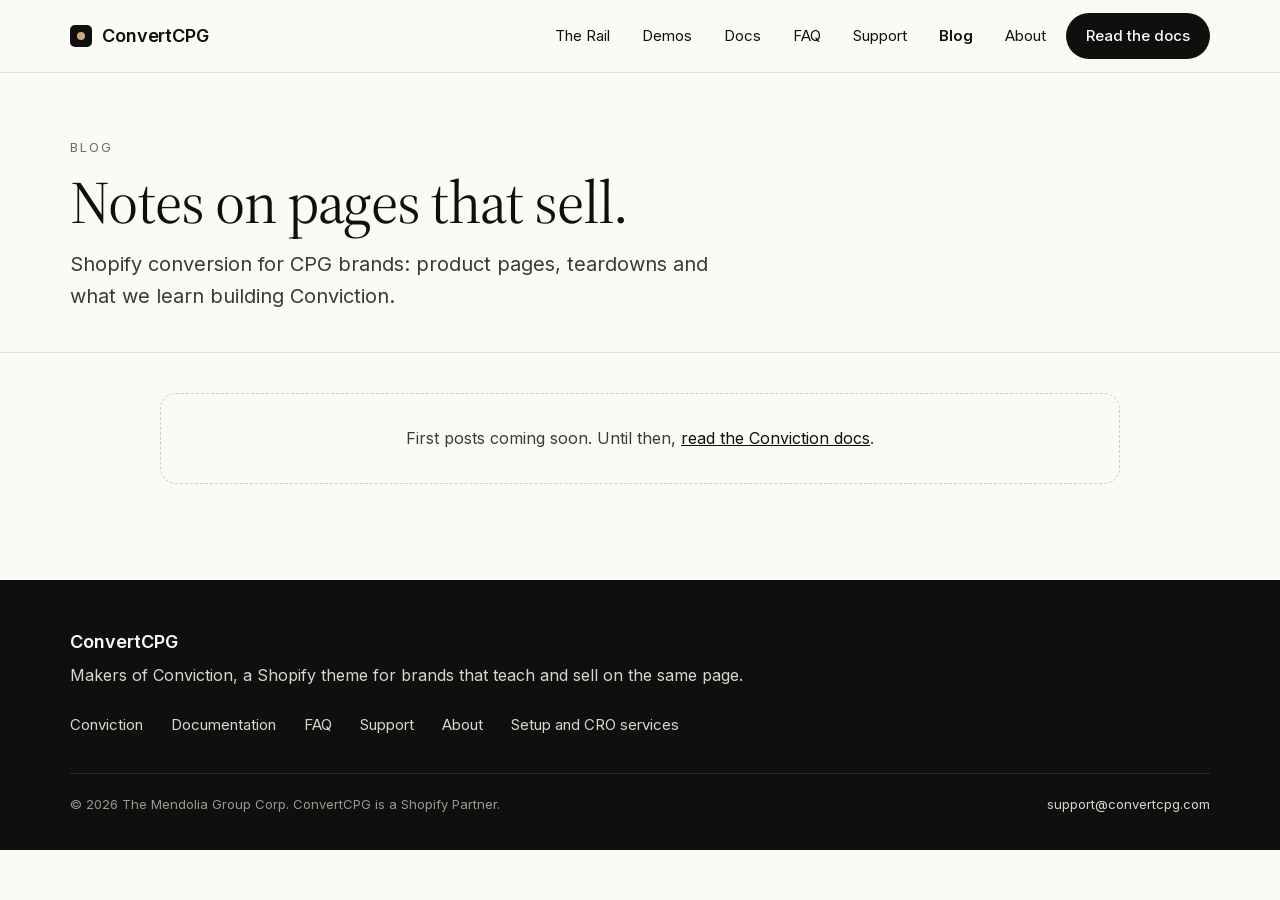
<file: blog/index.html>
<!doctype html>
<html lang="en">
<head>
<meta charset="utf-8">
<meta name="viewport" content="width=device-width, initial-scale=1">
<title>Blog | ConvertCPG</title>
<meta name="description" content="Shopify conversion for CPG brands: product pages, teardowns and what we learn building Conviction.">
<link rel="canonical" href="https://convertcpg.com/blog/">
<meta property="og:type" content="website">
<meta property="og:site_name" content="ConvertCPG">
<meta property="og:title" content="Blog | ConvertCPG">
<meta property="og:description" content="Shopify conversion for CPG brands: product pages, teardowns and what we learn building Conviction.">
<meta property="og:url" content="https://convertcpg.com/blog/">
<meta property="og:image" content="https://convertcpg.com/assets/conviction/img/sowfield-hero.jpg">
<meta name="twitter:card" content="summary_large_image">
<meta name="theme-color" content="#FAFAF7">
<link rel="icon" href="/favicon.ico" sizes="any">
<link rel="icon" type="image/png" sizes="32x32" href="/favicon-32.png">
<link rel="apple-touch-icon" href="/apple-touch-icon.png">
<link rel="preconnect" href="https://fonts.googleapis.com">
<link rel="preconnect" href="https://fonts.gstatic.com" crossorigin>
<link href="https://fonts.googleapis.com/css2?family=Source+Serif+4:ital,opsz,wght@0,8..60,400;0,8..60,600;1,8..60,400&display=swap" rel="stylesheet">
<link rel="stylesheet" href="/assets/conviction.css">
<link rel="stylesheet" href="/assets/blog.css">
<link rel="alternate" type="application/rss+xml" title="ConvertCPG blog" href="/blog/feed.xml">
<script type="application/ld+json">{"@context":"https://schema.org","@type":"Blog","@id":"https://convertcpg.com/blog/#blog","name":"ConvertCPG Blog","url":"https://convertcpg.com/blog/","description":"Shopify conversion for CPG brands: product pages, teardowns and what we learn building Conviction.","publisher":{"@id":"https://convertcpg.com/#org"}}</script>
<script type="text/javascript">
    (function(c,l,a,r,i,t,y){
        c[a]=c[a]||function(){(c[a].q=c[a].q||[]).push(arguments)};
        t=l.createElement(r);t.async=1;t.src="https://www.clarity.ms/tag/"+i;
        y=l.getElementsByTagName(r)[0];y.parentNode.insertBefore(t,y);
    })(window, document, "clarity", "script", "yrv56geech");
</script>
</head>
<body>
<a class="skip" href="#content">Skip to content</a>
<header class="site-header">
<div class="site-header__inner">
<a class="logo" href="/"><span class="logo__mark" aria-hidden="true"></span>ConvertCPG</a>
<nav class="site-nav" id="site-nav" aria-label="Main">
<a href="/#rail">The Rail</a>
<a href="/#demos">Demos</a>
<a href="/conviction/docs/">Docs</a>
<a href="/conviction/faq/">FAQ</a>
<a href="/conviction/support/">Support</a>
<a href="/blog/" aria-current="page">Blog</a>
<a href="/about/">About</a>
<a class="pill" href="/conviction/docs/">Read the docs</a>
</nav>
<button class="menu-toggle" type="button" aria-label="Menu" aria-expanded="false" aria-controls="site-nav"><svg width="22" height="22" viewBox="0 0 24 24" fill="none" stroke="currentColor" stroke-width="1.8" aria-hidden="true"><path d="M4 8h16M4 16h16"></path></svg></button>
</div>
</header>

<main id="content">
<section class="blog-hero">
<div class="kicker kicker--plain">Blog</div>
<h1 class="display" style="font-size:clamp(36px,5vw,60px)">Notes on pages that sell.</h1>
<p class="lead">Shopify conversion for CPG brands: product pages, teardowns and what we learn building Conviction.</p>
</section>
<section class="blog-wrap"><div class="blog-inner blog-inner--wide">

<p class="post-empty">First posts coming soon. Until then, <a href="/conviction/docs/">read the Conviction docs</a>.</p>
</div></section>
</main>
<footer class="site-footer">
<div class="site-footer__top">
<div><div class="site-footer__brand">ConvertCPG</div><div>Makers of Conviction, a Shopify theme for brands that teach and sell on the same page.</div></div>
<div class="site-footer__links">
<a href="/">Conviction</a>
<a href="/conviction/docs/">Documentation</a>
<a href="/conviction/faq/">FAQ</a>
<a href="/conviction/support/">Support</a>
<a href="/about/">About</a>
<a href="/services/">Setup and CRO services</a>
</div>
</div>
<div class="site-footer__bottom"><span>© 2026 The Mendolia Group Corp. ConvertCPG is a Shopify Partner.</span><a href="mailto:support@convertcpg.com">support@convertcpg.com</a></div>
</footer>
<script src="/assets/conviction.js" defer></script>
</body>
</html>
</file>
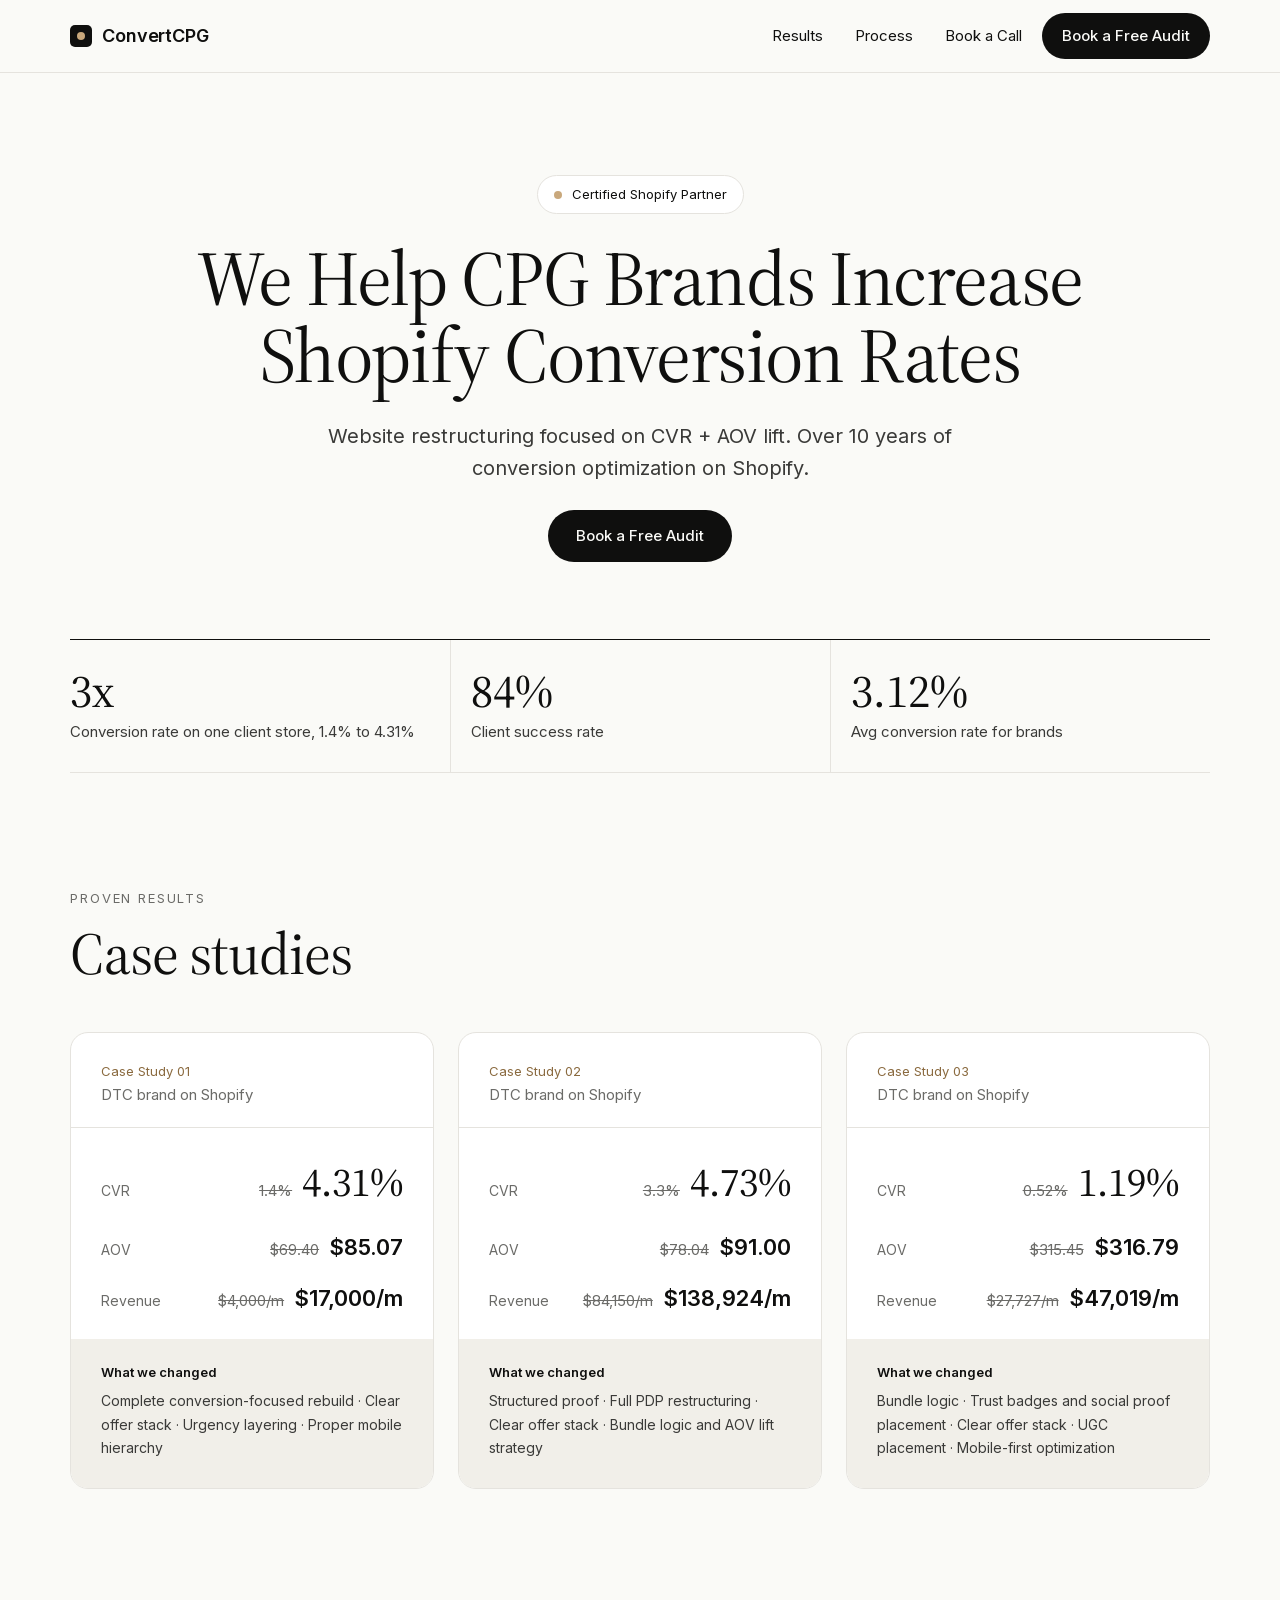
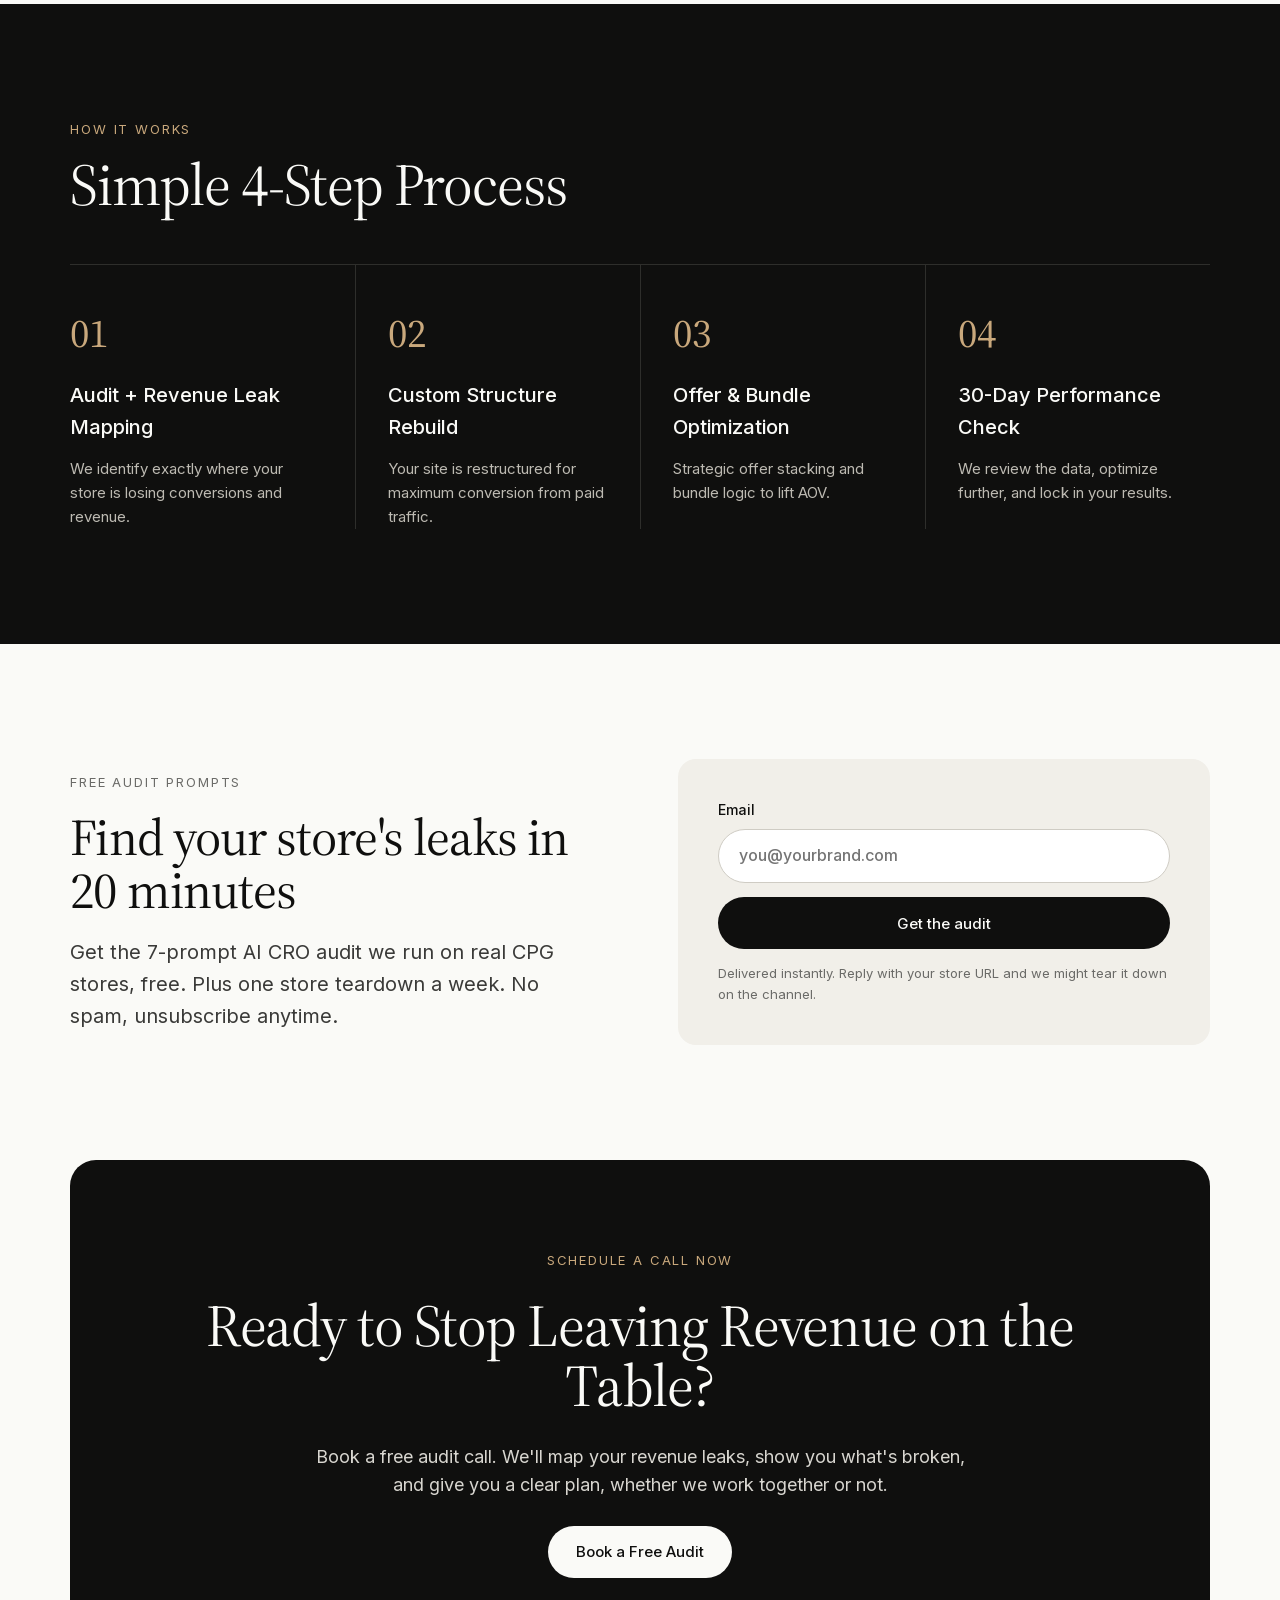
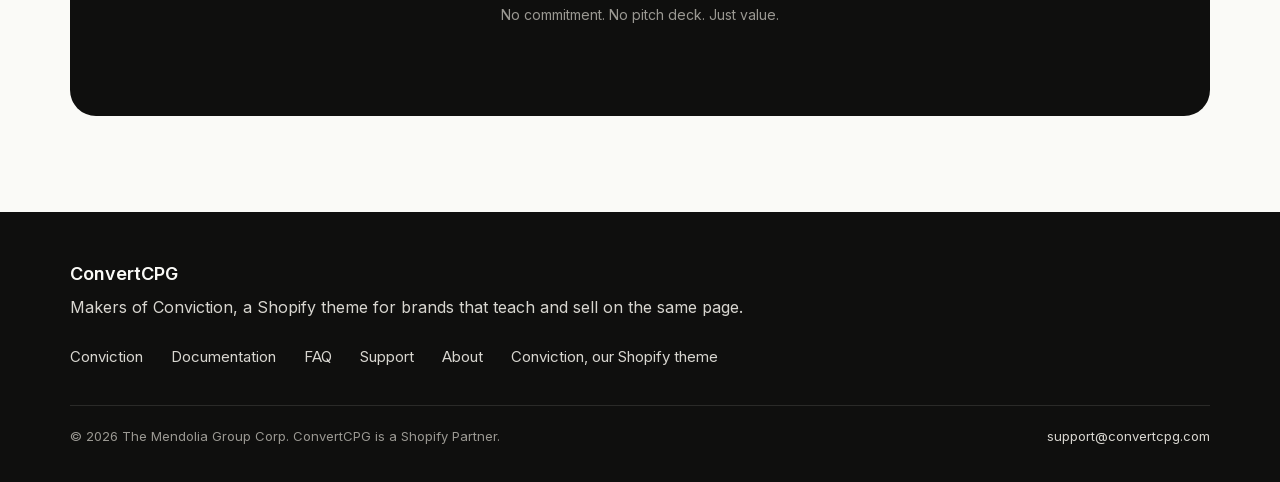
<file: services/index.html>
<!doctype html>
<html lang="en">
<head>
<meta charset="utf-8">
<meta name="viewport" content="width=device-width, initial-scale=1">
<title>ConvertCPG · Shopify Conversion Rate Optimization for CPG Brands</title>
<meta name="description" content="Shopify conversion rate optimization for CPG brands. Website restructuring that lifts CVR and AOV. Book a free audit.">
<link rel="canonical" href="https://convertcpg.com/services/">
<meta property="og:type" content="website">
<meta property="og:site_name" content="ConvertCPG">
<meta property="og:title" content="ConvertCPG · Shopify Conversion Rate Optimization for CPG Brands">
<meta property="og:description" content="Shopify conversion rate optimization for CPG brands. Website restructuring that lifts CVR and AOV. Book a free audit.">
<meta property="og:url" content="https://convertcpg.com/services/">
<meta property="og:image" content="https://convertcpg.com/og-image.jpg">
<meta name="twitter:card" content="summary_large_image">
<meta name="theme-color" content="#FAFAF7">
<link rel="icon" href="/favicon.ico" sizes="any">
<link rel="icon" type="image/png" sizes="32x32" href="/favicon-32.png">
<link rel="apple-touch-icon" href="/apple-touch-icon.png">
<link rel="preconnect" href="https://fonts.googleapis.com">
<link rel="preconnect" href="https://fonts.gstatic.com" crossorigin>
<link href="https://fonts.googleapis.com/css2?family=Source+Serif+4:ital,opsz,wght@0,8..60,400;0,8..60,600;1,8..60,400&display=swap" rel="stylesheet">
<link rel="stylesheet" href="/assets/conviction.css">
<script type="application/ld+json">{"@context":"https://schema.org","@type":"ProfessionalService","name":"ConvertCPG","legalName":"The Mendolia Group Corp","url":"https://convertcpg.com/services/","logo":"https://convertcpg.com/assets/convert-cpg.png","image":"https://convertcpg.com/og-image.jpg","description":"Shopify conversion rate optimization for CPG brands. Website restructuring that lifts CVR and AOV.","serviceType":"Conversion rate optimization for Shopify stores","areaServed":"Worldwide"}</script>
<script type="text/javascript">
    (function(c,l,a,r,i,t,y){
        c[a]=c[a]||function(){(c[a].q=c[a].q||[]).push(arguments)};
        t=l.createElement(r);t.async=1;t.src="https://www.clarity.ms/tag/"+i;
        y=l.getElementsByTagName(r)[0];y.parentNode.insertBefore(t,y);
    })(window, document, "clarity", "script", "yrv56geech");
</script>
</head>
<body>
<a class="skip" href="#content">Skip to content</a>
<header class="site-header">
<div class="site-header__inner">
<a class="logo" href="/services/"><span class="logo__mark" aria-hidden="true"></span>ConvertCPG</a>
<nav class="site-nav" id="site-nav" aria-label="Main">
<a href="#results">Results</a>
<a href="#process">Process</a>
<a href="#call" data-open-cal>Book a Call</a>
<a class="pill" href="#call" data-open-cal>Book a Free Audit</a>
</nav>
<button class="menu-toggle" type="button" aria-label="Menu" aria-expanded="false" aria-controls="site-nav"><svg width="22" height="22" viewBox="0 0 24 24" fill="none" stroke="currentColor" stroke-width="1.8" aria-hidden="true"><path d="M4 8h16M4 16h16"></path></svg></button>
</div>
</header>

<main id="content">
<section class="svc-hero">
<span class="badge">Certified Shopify Partner</span>
<h1>We Help CPG Brands Increase Shopify Conversion Rates</h1>
<p class="lead" style="margin:0 auto">Website restructuring focused on CVR + AOV lift. Over 10 years of conversion optimization on Shopify.</p>
<a class="button" href="#call" data-open-cal>Book a Free Audit</a>
</section>

<section class="strip strip--3" aria-label="Results in numbers">
<div><b>3x</b><span>Conversion rate on one client store, 1.4% to 4.31%</span></div>
<div><b>84%</b><span>Client success rate</span></div>
<div><b>3.12%</b><span>Avg conversion rate for brands</span></div>
</section>

<section class="section" id="results">
<div class="kicker kicker--plain">Proven results</div>
<h2 class="h2" style="margin:14px 0 48px">Case studies</h2>
<div class="svc-cases"><article class="svc-case"><header><small>Case Study 01</small><span>DTC brand on Shopify</span></header>
<dl><div><dt>CVR</dt><dd><s>1.4%</s><b class="big">4.31%</b></dd></div><div><dt>AOV</dt><dd><s>$69.40</s><b>$85.07</b></dd></div><div><dt>Revenue</dt><dd><s>$4,000/m</s><b>$17,000/m</b></dd></div></dl>
<footer><strong>What we changed</strong>Complete conversion-focused rebuild · Clear offer stack · Urgency layering · Proper mobile hierarchy</footer></article><article class="svc-case"><header><small>Case Study 02</small><span>DTC brand on Shopify</span></header>
<dl><div><dt>CVR</dt><dd><s>3.3%</s><b class="big">4.73%</b></dd></div><div><dt>AOV</dt><dd><s>$78.04</s><b>$91.00</b></dd></div><div><dt>Revenue</dt><dd><s>$84,150/m</s><b>$138,924/m</b></dd></div></dl>
<footer><strong>What we changed</strong>Structured proof · Full PDP restructuring · Clear offer stack · Bundle logic and AOV lift strategy</footer></article><article class="svc-case"><header><small>Case Study 03</small><span>DTC brand on Shopify</span></header>
<dl><div><dt>CVR</dt><dd><s>0.52%</s><b class="big">1.19%</b></dd></div><div><dt>AOV</dt><dd><s>$315.45</s><b>$316.79</b></dd></div><div><dt>Revenue</dt><dd><s>$27,727/m</s><b>$47,019/m</b></dd></div></dl>
<footer><strong>What we changed</strong>Bundle logic · Trust badges and social proof placement · Clear offer stack · UGC placement · Mobile-first optimization</footer></article></div>
</section>

<section class="section section--ink" id="process">
<div class="kicker kicker--plain" style="color:var(--sand)">How it works</div>
<h2 class="h2" style="margin:14px 0 48px">Simple 4-Step Process</h2>
<div class="process">
<div><b>01</b><h3>Audit + Revenue Leak Mapping</h3><p>We identify exactly where your store is losing conversions and revenue.</p></div>
<div><b>02</b><h3>Custom Structure Rebuild</h3><p>Your site is restructured for maximum conversion from paid traffic.</p></div>
<div><b>03</b><h3>Offer &amp; Bundle Optimization</h3><p>Strategic offer stacking and bundle logic to lift AOV.</p></div>
<div><b>04</b><h3>30-Day Performance Check</h3><p>We review the data, optimize further, and lock in your results.</p></div>
</div>
</section>

<section class="section audit">
<div style="display:flex;flex-direction:column;gap:18px">
<div class="kicker kicker--plain">Free Audit Prompts</div>
<h2 class="h2" style="font-size:clamp(34px,4vw,54px)">Find your store's leaks in 20 minutes</h2>
<p class="lead">Get the 7-prompt AI CRO audit we run on real CPG stores, free. Plus one store teardown a week. No spam, unsubscribe anytime.</p>
</div>
<div>
<form id="audit-form" action="https://convertcpg-subscribe.convertcpg.workers.dev" method="POST">
<label class="field" style="gap:8px"><span>Email</span><input type="email" name="email" required autocomplete="email" placeholder="you@yourbrand.com"></label>
<button class="button" type="submit">Get the audit</button>
<p>Delivered instantly. Reply with your store URL and we might tear it down on the channel.</p>
</form>
<p id="audit-status" class="form-msg" role="status" hidden style="background:var(--ok-bg);color:var(--ok)"></p>
</div>
</section>

<section class="final" id="call">
<div class="kicker kicker--plain" style="color:var(--sand)">Schedule a call now</div>
<h2 style="font-size:clamp(34px,4.6vw,64px)">Ready to Stop Leaving Revenue on the Table?</h2>
<p style="max-width:680px">Book a free audit call. We'll map your revenue leaks, show you what's broken, and give you a clear plan, whether we work together or not.</p>
<a class="button button--light" href="https://calendar.google.com/calendar/appointments/schedules/AcZssZ1MlwJUQRLryfM-Jmb5kQ7xuu3ASUg3G94ceDhWId4oDg8nM4r-BFE31bzVqb5iEkl2EhtcKrH4?gv=true" data-open-cal>Book a Free Audit</a>
<p style="font-size:14px;color:#9A9892">No commitment. No pitch deck. Just value.</p>
</section>
</main>

<dialog class="cal" id="cal" aria-label="Book a free audit">
<header><span>Book a Free Audit</span><button type="button" data-close-cal aria-label="Close">×</button></header>
<iframe title="Book an appointment" data-src="https://calendar.google.com/calendar/appointments/schedules/AcZssZ1MlwJUQRLryfM-Jmb5kQ7xuu3ASUg3G94ceDhWId4oDg8nM4r-BFE31bzVqb5iEkl2EhtcKrH4?gv=true"></iframe>
</dialog>
<footer class="site-footer">
<div class="site-footer__top">
<div><div class="site-footer__brand">ConvertCPG</div><div>Makers of Conviction, a Shopify theme for brands that teach and sell on the same page.</div></div>
<div class="site-footer__links">
<a href="/">Conviction</a>
<a href="/conviction/docs/">Documentation</a>
<a href="/conviction/faq/">FAQ</a>
<a href="/conviction/support/">Support</a>
<a href="/about/">About</a>
<a href="/">Conviction, our Shopify theme</a>
</div>
</div>
<div class="site-footer__bottom"><span>© 2026 The Mendolia Group Corp. ConvertCPG is a Shopify Partner.</span><a href="mailto:support@convertcpg.com">support@convertcpg.com</a></div>
</footer>
<script src="/assets/conviction.js" defer></script>
</body>
</html>
</file>
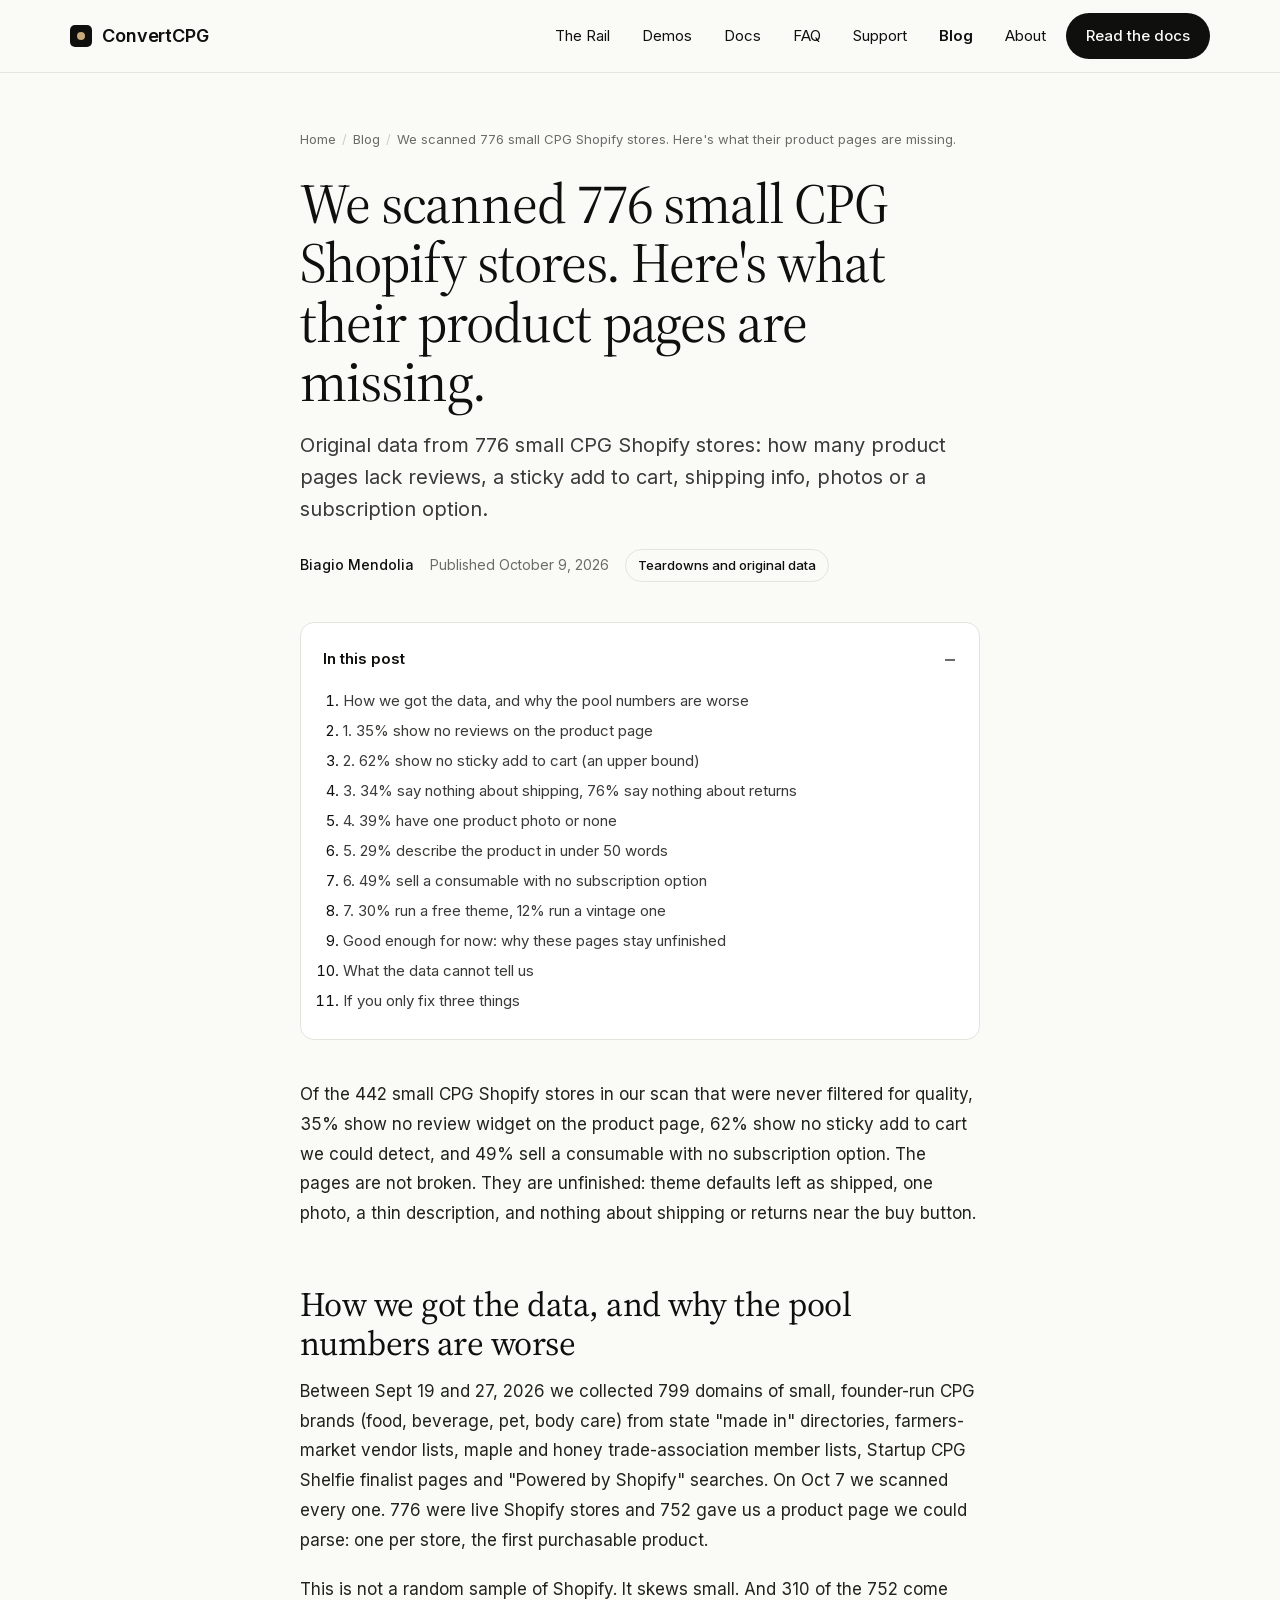
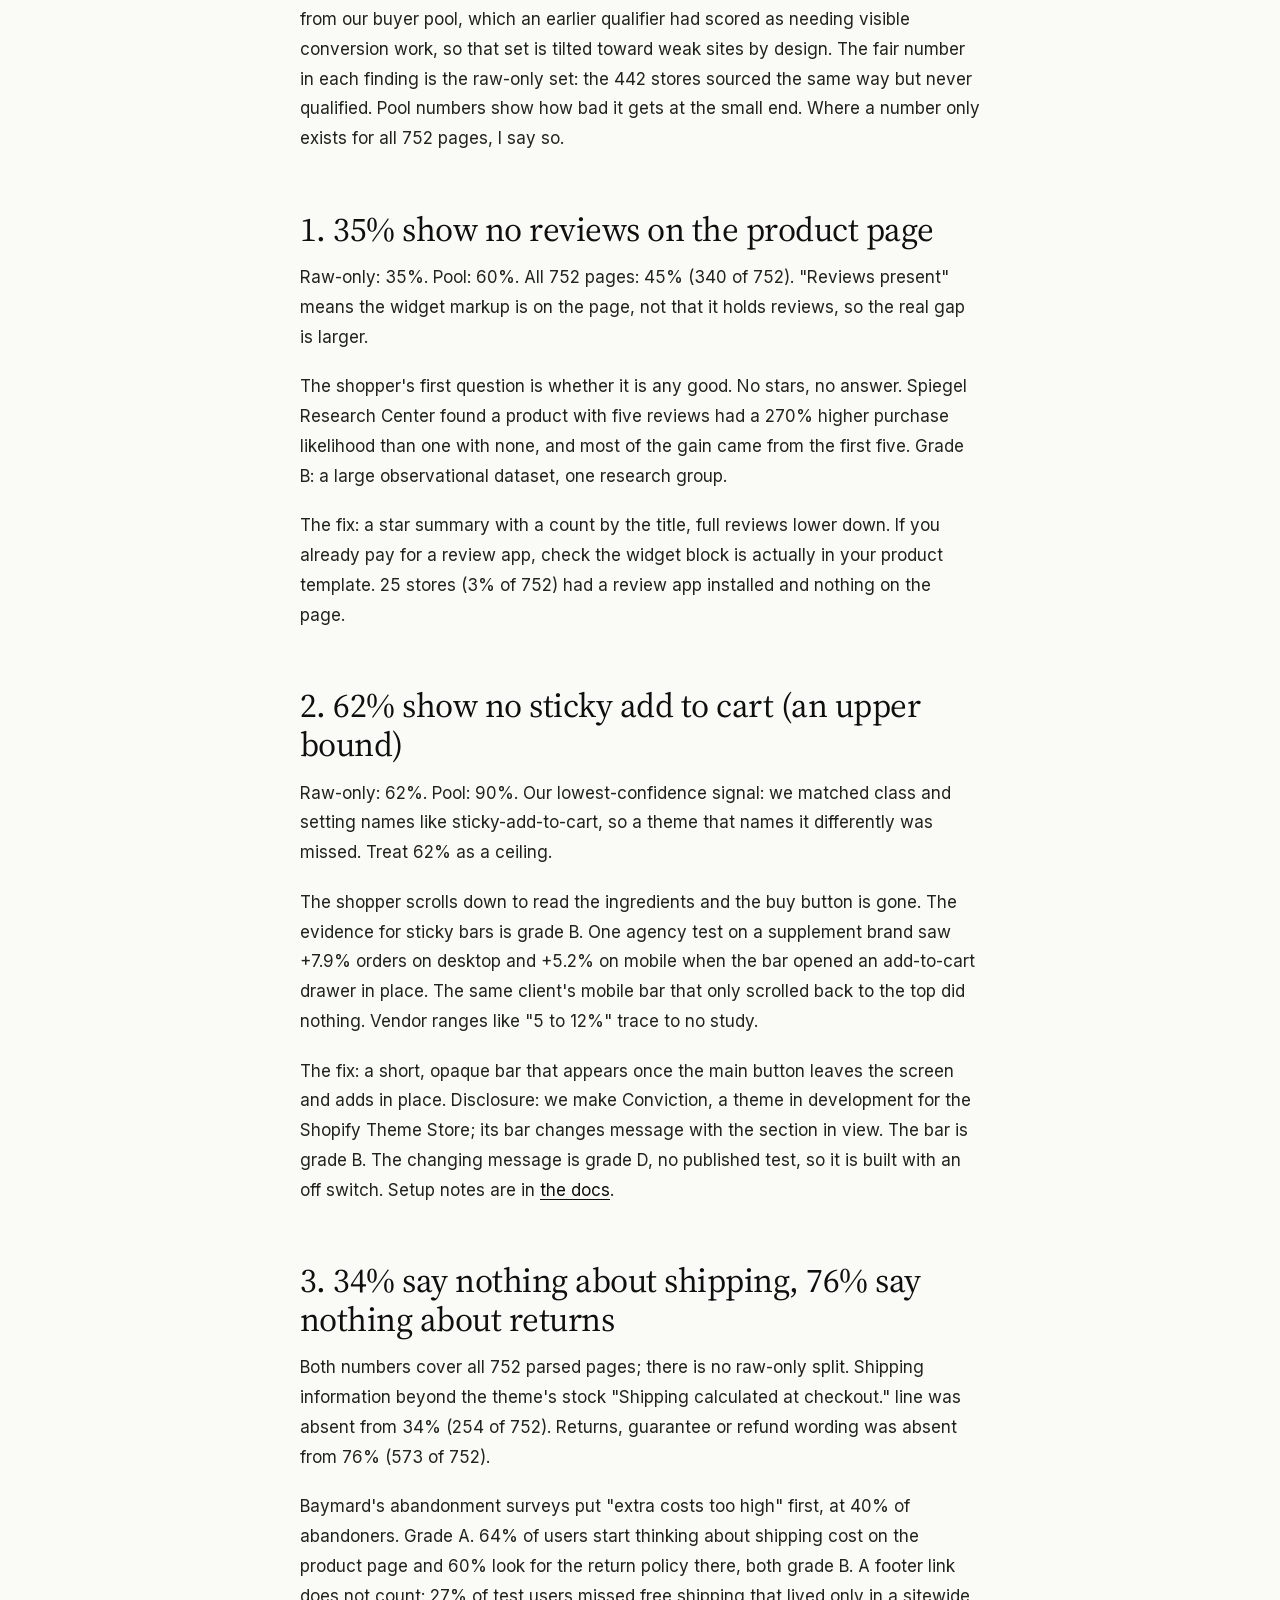
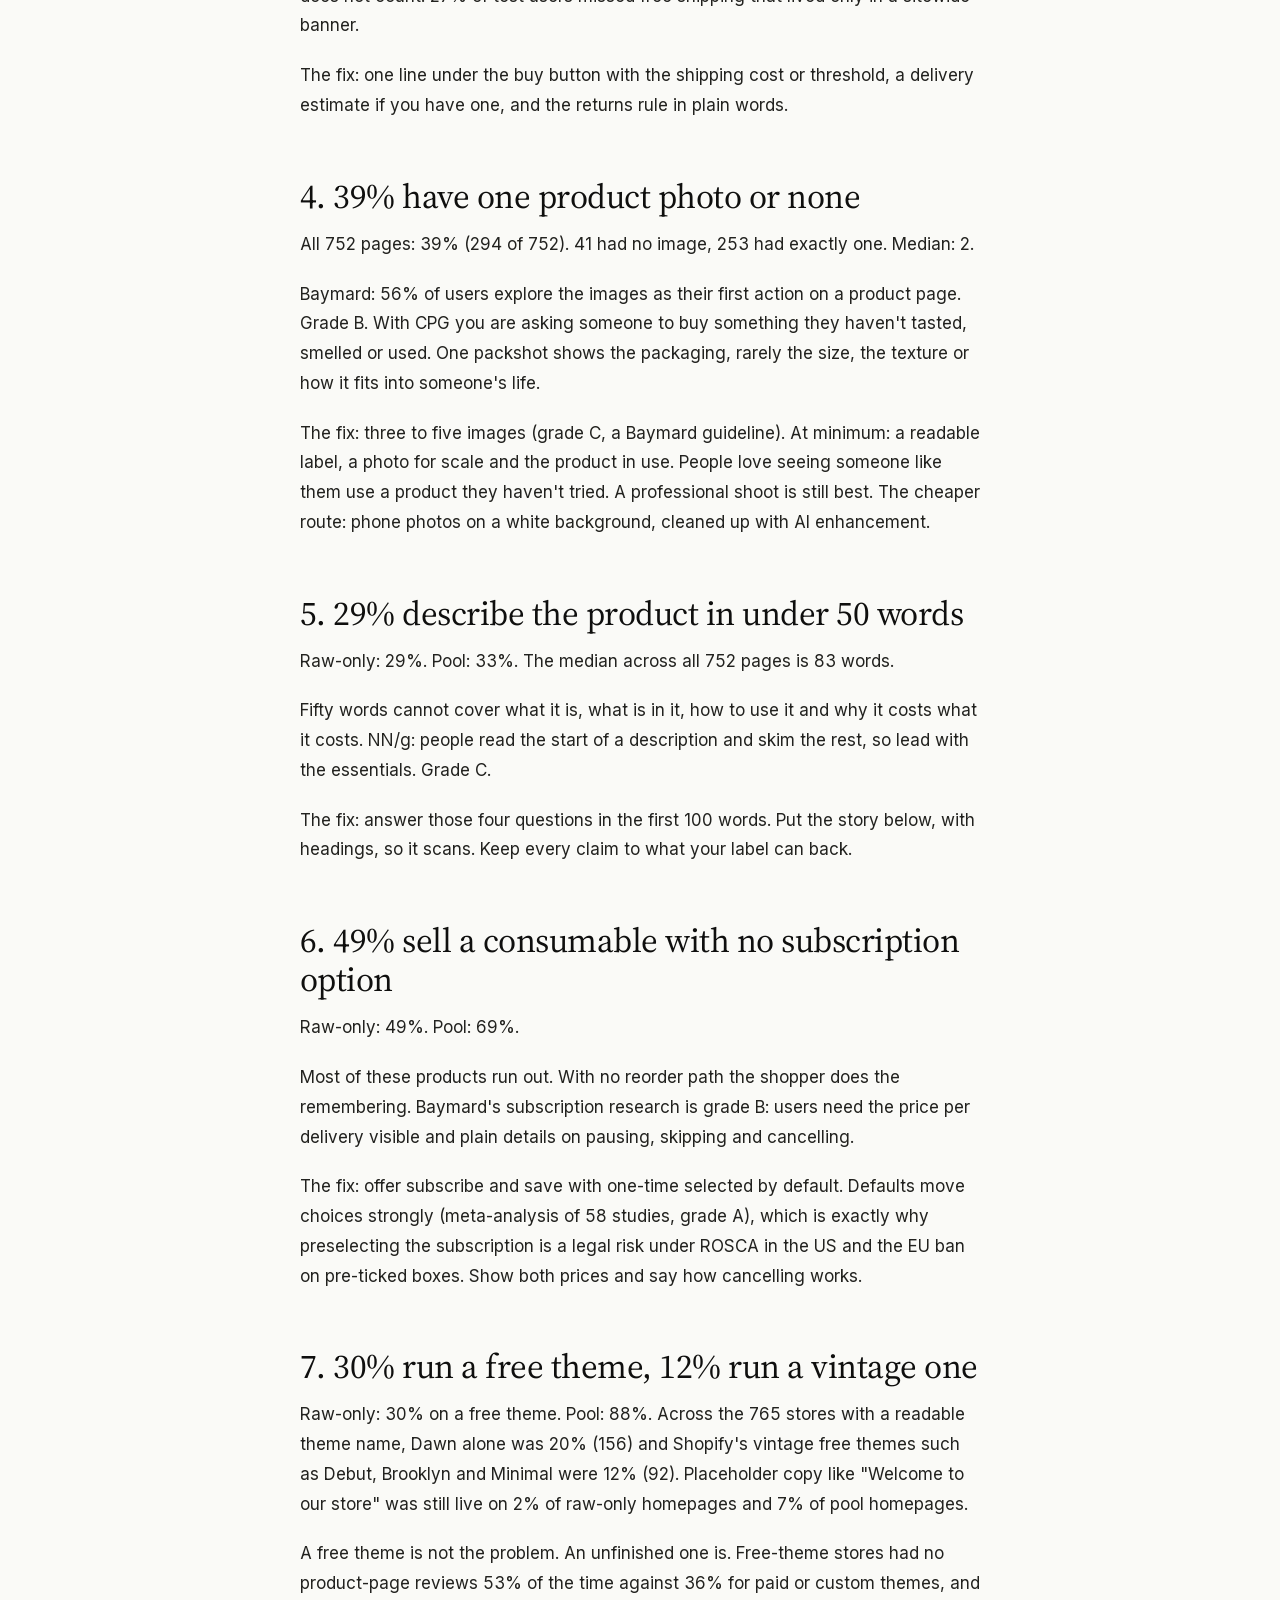
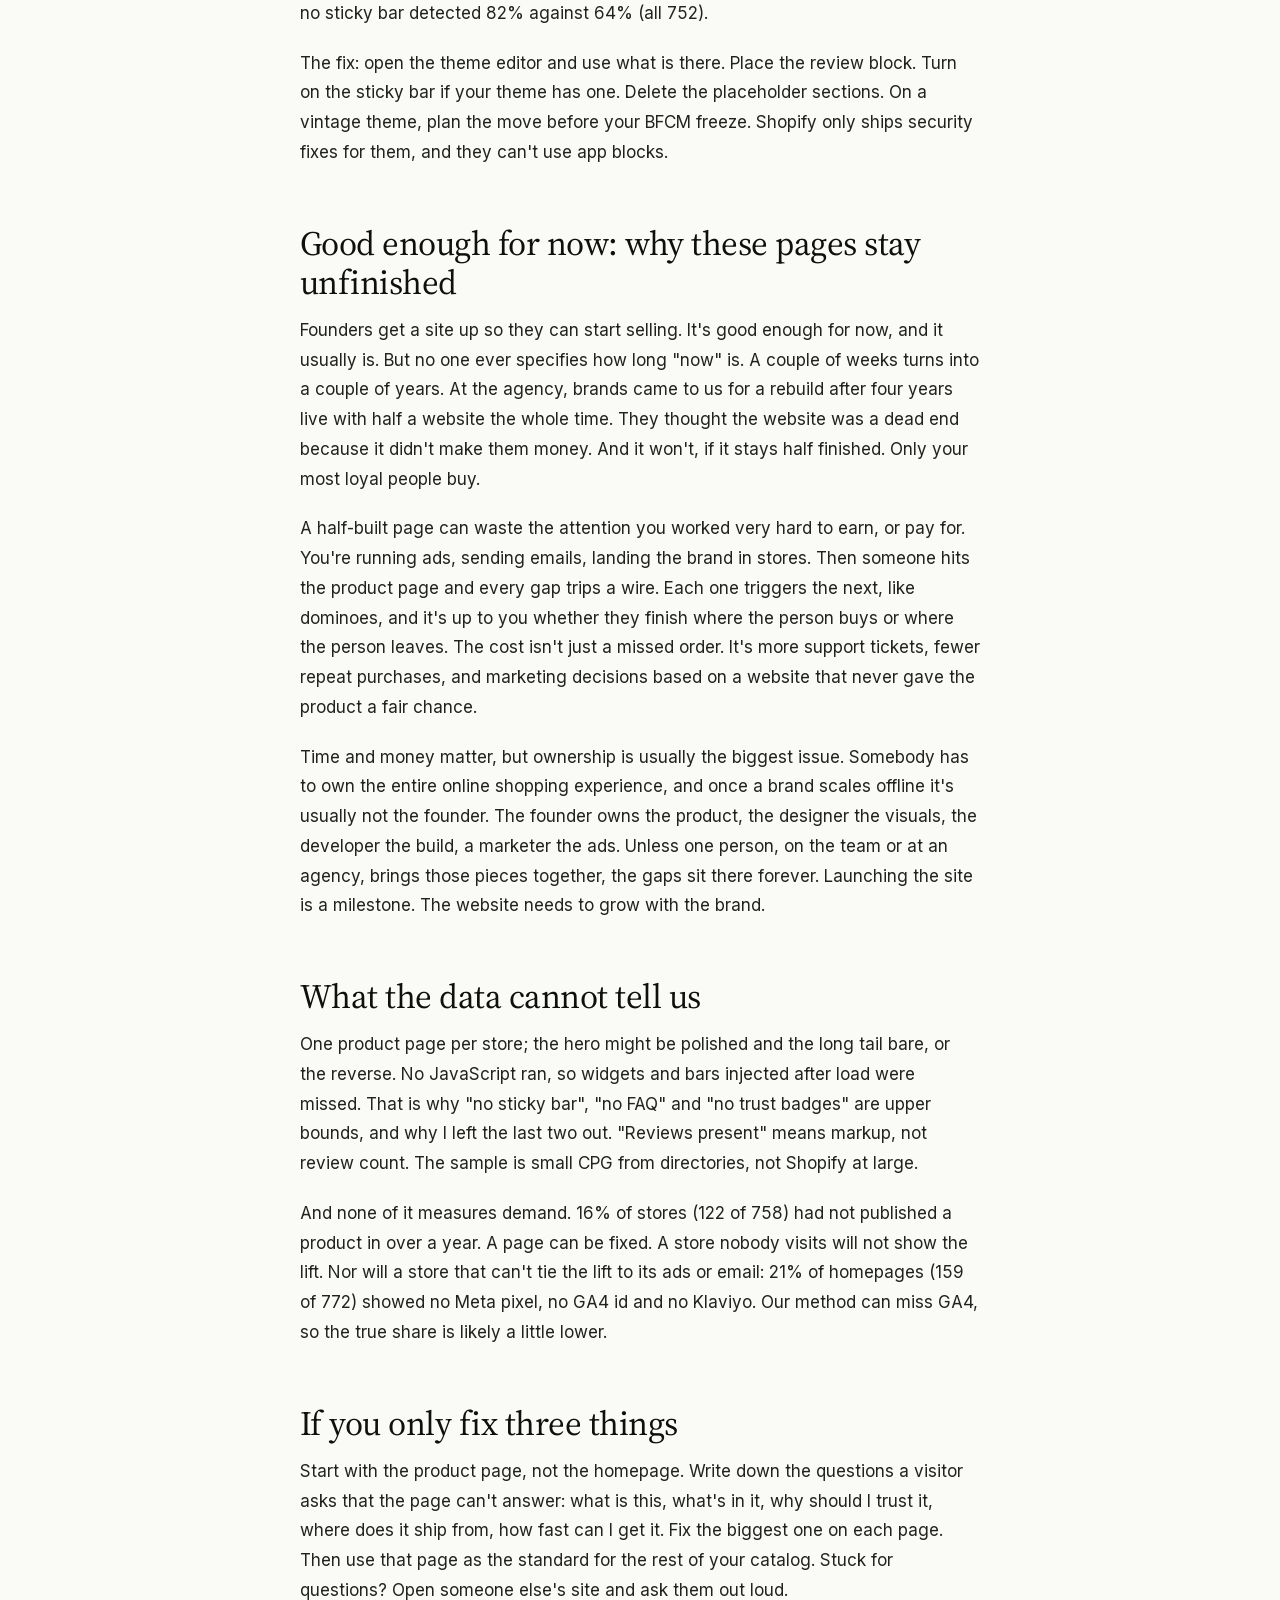
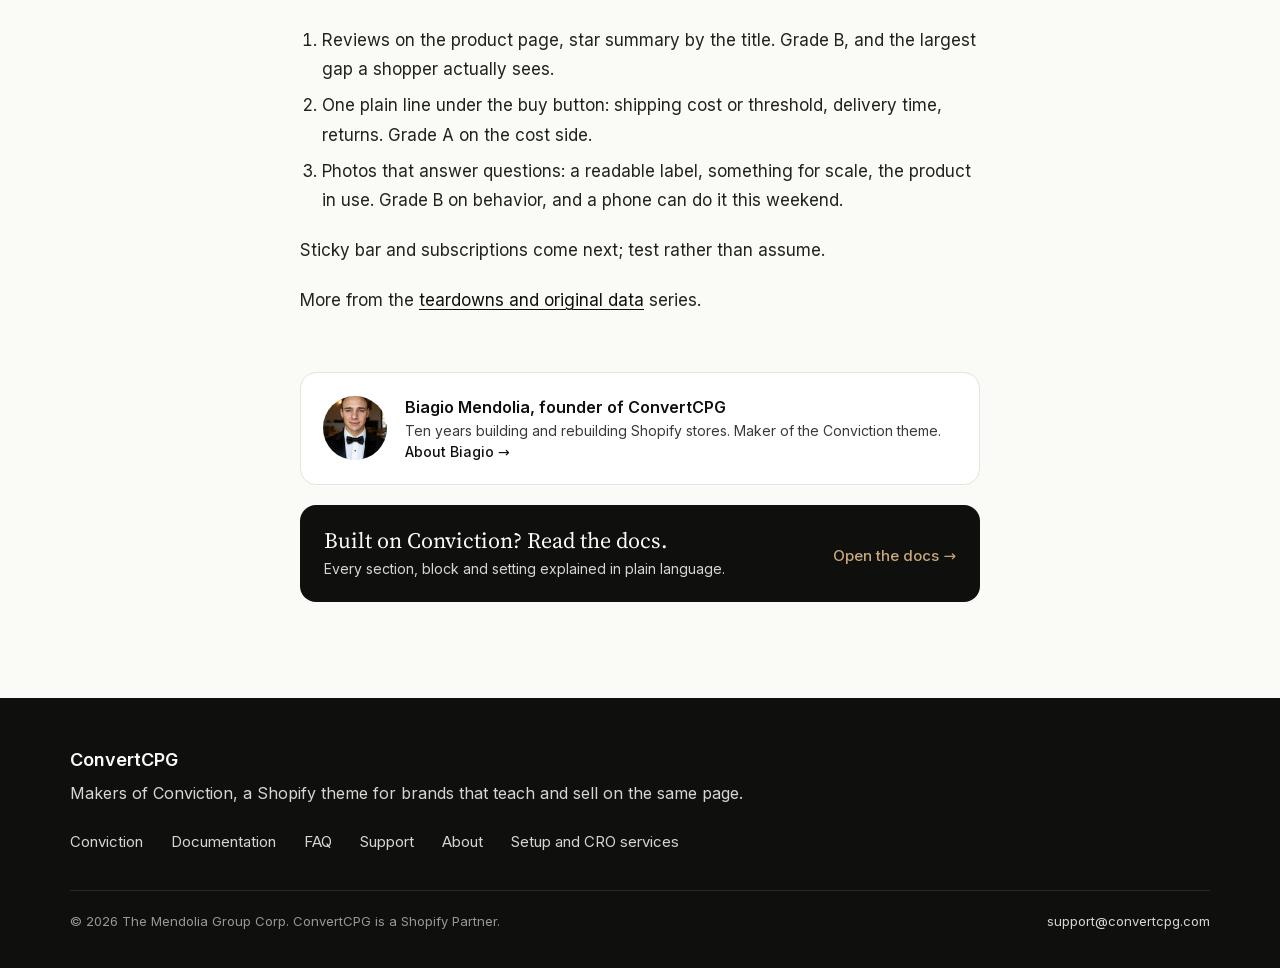
<file: blog/cpg-shopify-product-page-scan-2026/index.html>
<!doctype html>
<html lang="en">
<head>
<meta charset="utf-8">
<meta name="viewport" content="width=device-width, initial-scale=1">
<title>We scanned 776 small CPG Shopify stores. Here&#x27;s what their product pages are missing. | ConvertCPG</title>
<meta name="description" content="Original data from 776 small CPG Shopify stores: how many product pages lack reviews, a sticky add to cart, shipping info, photos or a subscription option.">
<link rel="canonical" href="https://convertcpg.com/blog/cpg-shopify-product-page-scan-2026/">
<meta property="og:type" content="article">
<meta property="og:site_name" content="ConvertCPG">
<meta property="og:title" content="We scanned 776 small CPG Shopify stores. Here&#x27;s what their product pages are missing. | ConvertCPG">
<meta property="og:description" content="Original data from 776 small CPG Shopify stores: how many product pages lack reviews, a sticky add to cart, shipping info, photos or a subscription option.">
<meta property="og:url" content="https://convertcpg.com/blog/cpg-shopify-product-page-scan-2026/">
<meta property="og:image" content="https://convertcpg.com/assets/conviction/img/sowfield-hero.jpg">
<meta name="twitter:card" content="summary_large_image">
<meta name="theme-color" content="#FAFAF7">
<link rel="icon" href="/favicon.ico" sizes="any">
<link rel="icon" type="image/png" sizes="32x32" href="/favicon-32.png">
<link rel="apple-touch-icon" href="/apple-touch-icon.png">
<link rel="preconnect" href="https://fonts.googleapis.com">
<link rel="preconnect" href="https://fonts.gstatic.com" crossorigin>
<link href="https://fonts.googleapis.com/css2?family=Source+Serif+4:ital,opsz,wght@0,8..60,400;0,8..60,600;1,8..60,400&display=swap" rel="stylesheet">
<link rel="stylesheet" href="/assets/conviction.css">
<link rel="stylesheet" href="/assets/blog.css">
<link rel="alternate" type="application/rss+xml" title="ConvertCPG blog" href="/blog/feed.xml">
<meta property="article:published_time" content="2026-10-09">
<meta property="article:modified_time" content="2026-10-09">
<meta property="article:author" content="https://convertcpg.com/about/">
<meta property="article:section" content="Teardowns and original data">
<meta property="article:tag" content="original data">
<meta property="article:tag" content="product pages">
<meta property="article:tag" content="shopify cro">
<meta property="article:tag" content="cpg">
<meta property="article:tag" content="reviews">
<meta property="article:tag" content="sticky add to cart">
<meta name="author" content="Biagio Mendolia">
<script type="application/ld+json">{"@context":"https://schema.org","@type":"BlogPosting","@id":"https://convertcpg.com/blog/cpg-shopify-product-page-scan-2026/#post","mainEntityOfPage":"https://convertcpg.com/blog/cpg-shopify-product-page-scan-2026/","headline":"We scanned 776 small CPG Shopify stores. Here's what their product pages are missing.","description":"Original data from 776 small CPG Shopify stores: how many product pages lack reviews, a sticky add to cart, shipping info, photos or a subscription option.","datePublished":"2026-10-09","dateModified":"2026-10-09","author":{"@type":"Person","@id":"https://convertcpg.com/about/#person","name":"Biagio Mendolia","url":"https://convertcpg.com/about/"},"publisher":{"@type":"Organization","@id":"https://convertcpg.com/#org","name":"ConvertCPG"},"url":"https://convertcpg.com/blog/cpg-shopify-product-page-scan-2026/","inLanguage":"en","articleSection":"Teardowns and original data","wordCount":1773,"isPartOf":{"@id":"https://convertcpg.com/blog/#blog"},"keywords":"original data, product pages, shopify cro, cpg, reviews, sticky add to cart"}</script>
<script type="application/ld+json">{"@context":"https://schema.org","@type":"BreadcrumbList","itemListElement":[{"@type":"ListItem","position":1,"name":"Home","item":"https://convertcpg.com/"},{"@type":"ListItem","position":2,"name":"Blog","item":"https://convertcpg.com/blog/"},{"@type":"ListItem","position":3,"name":"We scanned 776 small CPG Shopify stores. Here's what their product pages are missing.","item":"https://convertcpg.com/blog/cpg-shopify-product-page-scan-2026/"}]}</script>
<script type="text/javascript">
    (function(c,l,a,r,i,t,y){
        c[a]=c[a]||function(){(c[a].q=c[a].q||[]).push(arguments)};
        t=l.createElement(r);t.async=1;t.src="https://www.clarity.ms/tag/"+i;
        y=l.getElementsByTagName(r)[0];y.parentNode.insertBefore(t,y);
    })(window, document, "clarity", "script", "yrv56geech");
</script>
</head>
<body>
<a class="skip" href="#content">Skip to content</a>
<header class="site-header">
<div class="site-header__inner">
<a class="logo" href="/"><span class="logo__mark" aria-hidden="true"></span>ConvertCPG</a>
<nav class="site-nav" id="site-nav" aria-label="Main">
<a href="/#rail">The Rail</a>
<a href="/#demos">Demos</a>
<a href="/conviction/docs/">Docs</a>
<a href="/conviction/faq/">FAQ</a>
<a href="/conviction/support/">Support</a>
<a href="/blog/" aria-current="page">Blog</a>
<a href="/about/">About</a>
<a class="pill" href="/conviction/docs/">Read the docs</a>
</nav>
<button class="menu-toggle" type="button" aria-label="Menu" aria-expanded="false" aria-controls="site-nav"><svg width="22" height="22" viewBox="0 0 24 24" fill="none" stroke="currentColor" stroke-width="1.8" aria-hidden="true"><path d="M4 8h16M4 16h16"></path></svg></button>
</div>
</header>

<main id="content">
<article class="post">
<header class="post-head"><div class="blog-inner">
<ol class="crumbs"><li><a href="/">Home</a></li><li><a href="/blog/">Blog</a></li><li aria-current="page">We scanned 776 small CPG Shopify stores. Here&#x27;s what their product pages are missing.</li></ol>
<h1 class="post-title">We scanned 776 small CPG Shopify stores. Here&#x27;s what their product pages are missing.</h1>
<p class="post-dek">Original data from 776 small CPG Shopify stores: how many product pages lack reviews, a sticky add to cart, shipping info, photos or a subscription option.</p>
<div class="post-meta"><a href="/about/">Biagio Mendolia</a><span>Published <time datetime="2026-10-09">October 9, 2026</time></span><a class="tag" href="/blog/topics/teardowns-and-original-data/">Teardowns and original data</a></div>

<details class="post-toc" open><summary>In this post</summary><ol><li><a href="#how-we-got-the-data-and-why-the-pool-numbers-are-worse">How we got the data, and why the pool numbers are worse</a></li><li><a href="#1-35-show-no-reviews-on-the-product-page">1. 35% show no reviews on the product page</a></li><li><a href="#2-62-show-no-sticky-add-to-cart-an-upper-bound">2. 62% show no sticky add to cart (an upper bound)</a></li><li><a href="#3-34-say-nothing-about-shipping-76-say-nothing-about-returns">3. 34% say nothing about shipping, 76% say nothing about returns</a></li><li><a href="#4-39-have-one-product-photo-or-none">4. 39% have one product photo or none</a></li><li><a href="#5-29-describe-the-product-in-under-50-words">5. 29% describe the product in under 50 words</a></li><li><a href="#6-49-sell-a-consumable-with-no-subscription-option">6. 49% sell a consumable with no subscription option</a></li><li><a href="#7-30-run-a-free-theme-12-run-a-vintage-one">7. 30% run a free theme, 12% run a vintage one</a></li><li><a href="#good-enough-for-now-why-these-pages-stay-unfinished">Good enough for now: why these pages stay unfinished</a></li><li><a href="#what-the-data-cannot-tell-us">What the data cannot tell us</a></li><li><a href="#if-you-only-fix-three-things">If you only fix three things</a></li></ol></details>
</div></header>
<div class="blog-wrap"><div class="blog-inner">
<div class="prose post-body">
<p>Of the 442 small CPG Shopify stores in our scan that were never filtered for quality, 35% show no review widget on the product page, 62% show no sticky add to cart we could detect, and 49% sell a consumable with no subscription option. The pages are not broken. They are unfinished: theme defaults left as shipped, one photo, a thin description, and nothing about shipping or returns near the buy button.</p>
<h2 id="how-we-got-the-data-and-why-the-pool-numbers-are-worse">How we got the data, and why the pool numbers are worse</h2>
<p>Between Sept 19 and 27, 2026 we collected 799 domains of small, founder-run CPG brands (food, beverage, pet, body care) from state "made in" directories, farmers-market vendor lists, maple and honey trade-association member lists, Startup CPG Shelfie finalist pages and "Powered by Shopify" searches. On Oct 7 we scanned every one. 776 were live Shopify stores and 752 gave us a product page we could parse: one per store, the first purchasable product.</p>
<p>This is not a random sample of Shopify. It skews small. And 310 of the 752 come from our buyer pool, which an earlier qualifier had scored as needing visible conversion work, so that set is tilted toward weak sites by design. The fair number in each finding is the raw-only set: the 442 stores sourced the same way but never qualified. Pool numbers show how bad it gets at the small end. Where a number only exists for all 752 pages, I say so.</p>
<h2 id="1-35-show-no-reviews-on-the-product-page">1. 35% show no reviews on the product page</h2>
<p>Raw-only: 35%. Pool: 60%. All 752 pages: 45% (340 of 752). "Reviews present" means the widget markup is on the page, not that it holds reviews, so the real gap is larger.</p>
<p>The shopper's first question is whether it is any good. No stars, no answer. Spiegel Research Center found a product with five reviews had a 270% higher purchase likelihood than one with none, and most of the gain came from the first five. Grade B: a large observational dataset, one research group.</p>
<p>The fix: a star summary with a count by the title, full reviews lower down. If you already pay for a review app, check the widget block is actually in your product template. 25 stores (3% of 752) had a review app installed and nothing on the page.</p>
<h2 id="2-62-show-no-sticky-add-to-cart-an-upper-bound">2. 62% show no sticky add to cart (an upper bound)</h2>
<p>Raw-only: 62%. Pool: 90%. Our lowest-confidence signal: we matched class and setting names like sticky-add-to-cart, so a theme that names it differently was missed. Treat 62% as a ceiling.</p>
<p>The shopper scrolls down to read the ingredients and the buy button is gone. The evidence for sticky bars is grade B. One agency test on a supplement brand saw +7.9% orders on desktop and +5.2% on mobile when the bar opened an add-to-cart drawer in place. The same client's mobile bar that only scrolled back to the top did nothing. Vendor ranges like "5 to 12%" trace to no study.</p>
<p>The fix: a short, opaque bar that appears once the main button leaves the screen and adds in place. Disclosure: we make Conviction, a theme in development for the Shopify Theme Store; its bar changes message with the section in view. The bar is grade B. The changing message is grade D, no published test, so it is built with an off switch. Setup notes are in <a href="/conviction/docs/">the docs</a>.</p>
<h2 id="3-34-say-nothing-about-shipping-76-say-nothing-about-returns">3. 34% say nothing about shipping, 76% say nothing about returns</h2>
<p>Both numbers cover all 752 parsed pages; there is no raw-only split. Shipping information beyond the theme's stock "Shipping calculated at checkout." line was absent from 34% (254 of 752). Returns, guarantee or refund wording was absent from 76% (573 of 752).</p>
<p>Baymard's abandonment surveys put "extra costs too high" first, at 40% of abandoners. Grade A. 64% of users start thinking about shipping cost on the product page and 60% look for the return policy there, both grade B. A footer link does not count: 27% of test users missed free shipping that lived only in a sitewide banner.</p>
<p>The fix: one line under the buy button with the shipping cost or threshold, a delivery estimate if you have one, and the returns rule in plain words.</p>
<h2 id="4-39-have-one-product-photo-or-none">4. 39% have one product photo or none</h2>
<p>All 752 pages: 39% (294 of 752). 41 had no image, 253 had exactly one. Median: 2.</p>
<p>Baymard: 56% of users explore the images as their first action on a product page. Grade B. With CPG you are asking someone to buy something they haven't tasted, smelled or used. One packshot shows the packaging, rarely the size, the texture or how it fits into someone's life.</p>
<p>The fix: three to five images (grade C, a Baymard guideline). At minimum: a readable label, a photo for scale and the product in use. People love seeing someone like them use a product they haven't tried. A professional shoot is still best. The cheaper route: phone photos on a white background, cleaned up with AI enhancement.</p>
<h2 id="5-29-describe-the-product-in-under-50-words">5. 29% describe the product in under 50 words</h2>
<p>Raw-only: 29%. Pool: 33%. The median across all 752 pages is 83 words.</p>
<p>Fifty words cannot cover what it is, what is in it, how to use it and why it costs what it costs. NN/g: people read the start of a description and skim the rest, so lead with the essentials. Grade C.</p>
<p>The fix: answer those four questions in the first 100 words. Put the story below, with headings, so it scans. Keep every claim to what your label can back.</p>
<h2 id="6-49-sell-a-consumable-with-no-subscription-option">6. 49% sell a consumable with no subscription option</h2>
<p>Raw-only: 49%. Pool: 69%.</p>
<p>Most of these products run out. With no reorder path the shopper does the remembering. Baymard's subscription research is grade B: users need the price per delivery visible and plain details on pausing, skipping and cancelling.</p>
<p>The fix: offer subscribe and save with one-time selected by default. Defaults move choices strongly (meta-analysis of 58 studies, grade A), which is exactly why preselecting the subscription is a legal risk under ROSCA in the US and the EU ban on pre-ticked boxes. Show both prices and say how cancelling works.</p>
<h2 id="7-30-run-a-free-theme-12-run-a-vintage-one">7. 30% run a free theme, 12% run a vintage one</h2>
<p>Raw-only: 30% on a free theme. Pool: 88%. Across the 765 stores with a readable theme name, Dawn alone was 20% (156) and Shopify's vintage free themes such as Debut, Brooklyn and Minimal were 12% (92). Placeholder copy like "Welcome to our store" was still live on 2% of raw-only homepages and 7% of pool homepages.</p>
<p>A free theme is not the problem. An unfinished one is. Free-theme stores had no product-page reviews 53% of the time against 36% for paid or custom themes, and no sticky bar detected 82% against 64% (all 752).</p>
<p>The fix: open the theme editor and use what is there. Place the review block. Turn on the sticky bar if your theme has one. Delete the placeholder sections. On a vintage theme, plan the move before your BFCM freeze. Shopify only ships security fixes for them, and they can't use app blocks.</p>
<h2 id="good-enough-for-now-why-these-pages-stay-unfinished">Good enough for now: why these pages stay unfinished</h2>
<p>Founders get a site up so they can start selling. It's good enough for now, and it usually is. But no one ever specifies how long "now" is. A couple of weeks turns into a couple of years. At the agency, brands came to us for a rebuild after four years live with half a website the whole time. They thought the website was a dead end because it didn't make them money. And it won't, if it stays half finished. Only your most loyal people buy.</p>
<p>A half-built page can waste the attention you worked very hard to earn, or pay for. You're running ads, sending emails, landing the brand in stores. Then someone hits the product page and every gap trips a wire. Each one triggers the next, like dominoes, and it's up to you whether they finish where the person buys or where the person leaves. The cost isn't just a missed order. It's more support tickets, fewer repeat purchases, and marketing decisions based on a website that never gave the product a fair chance.</p>
<p>Time and money matter, but ownership is usually the biggest issue. Somebody has to own the entire online shopping experience, and once a brand scales offline it's usually not the founder. The founder owns the product, the designer the visuals, the developer the build, a marketer the ads. Unless one person, on the team or at an agency, brings those pieces together, the gaps sit there forever. Launching the site is a milestone. The website needs to grow with the brand.</p>
<h2 id="what-the-data-cannot-tell-us">What the data cannot tell us</h2>
<p>One product page per store; the hero might be polished and the long tail bare, or the reverse. No JavaScript ran, so widgets and bars injected after load were missed. That is why "no sticky bar", "no FAQ" and "no trust badges" are upper bounds, and why I left the last two out. "Reviews present" means markup, not review count. The sample is small CPG from directories, not Shopify at large.</p>
<p>And none of it measures demand. 16% of stores (122 of 758) had not published a product in over a year. A page can be fixed. A store nobody visits will not show the lift. Nor will a store that can't tie the lift to its ads or email: 21% of homepages (159 of 772) showed no Meta pixel, no GA4 id and no Klaviyo. Our method can miss GA4, so the true share is likely a little lower.</p>
<h2 id="if-you-only-fix-three-things">If you only fix three things</h2>
<p>Start with the product page, not the homepage. Write down the questions a visitor asks that the page can't answer: what is this, what's in it, why should I trust it, where does it ship from, how fast can I get it. Fix the biggest one on each page. Then use that page as the standard for the rest of your catalog. Stuck for questions? Open someone else's site and ask them out loud.</p>
<ol>
<li>Reviews on the product page, star summary by the title. Grade B, and the largest gap a shopper actually sees.</li>
<li>One plain line under the buy button: shipping cost or threshold, delivery time, returns. Grade A on the cost side.</li>
<li>Photos that answer questions: a readable label, something for scale, the product in use. Grade B on behavior, and a phone can do it this weekend.</li>
</ol>
<p>Sticky bar and subscriptions come next; test rather than assume.</p>
<p>More from the <a href="/blog/topics/teardowns-and-original-data/">teardowns and original data</a> series.</p>
</div>
<footer class="post-foot">
<div class="author"><img src="/assets/conviction/img/biagio-portrait.jpg" alt="" width="64" height="64" loading="lazy" decoding="async"><div><b>Biagio Mendolia, founder of ConvertCPG</b><span>Ten years building and rebuilding Shopify stores. Maker of the Conviction theme. <a href="/about/">About Biagio →</a></span></div></div>
<a class="docs-card" href="/conviction/docs/"><div><b>Built on Conviction? Read the docs.</b><span>Every section, block and setting explained in plain language.</span></div><span class="go">Open the docs →</span></a>
</footer>

</div></div>
</article>
</main>
<footer class="site-footer">
<div class="site-footer__top">
<div><div class="site-footer__brand">ConvertCPG</div><div>Makers of Conviction, a Shopify theme for brands that teach and sell on the same page.</div></div>
<div class="site-footer__links">
<a href="/">Conviction</a>
<a href="/conviction/docs/">Documentation</a>
<a href="/conviction/faq/">FAQ</a>
<a href="/conviction/support/">Support</a>
<a href="/about/">About</a>
<a href="/services/">Setup and CRO services</a>
</div>
</div>
<div class="site-footer__bottom"><span>© 2026 The Mendolia Group Corp. ConvertCPG is a Shopify Partner.</span><a href="mailto:support@convertcpg.com">support@convertcpg.com</a></div>
</footer>
<script src="/assets/conviction.js" defer></script>
</body>
</html>
</file>
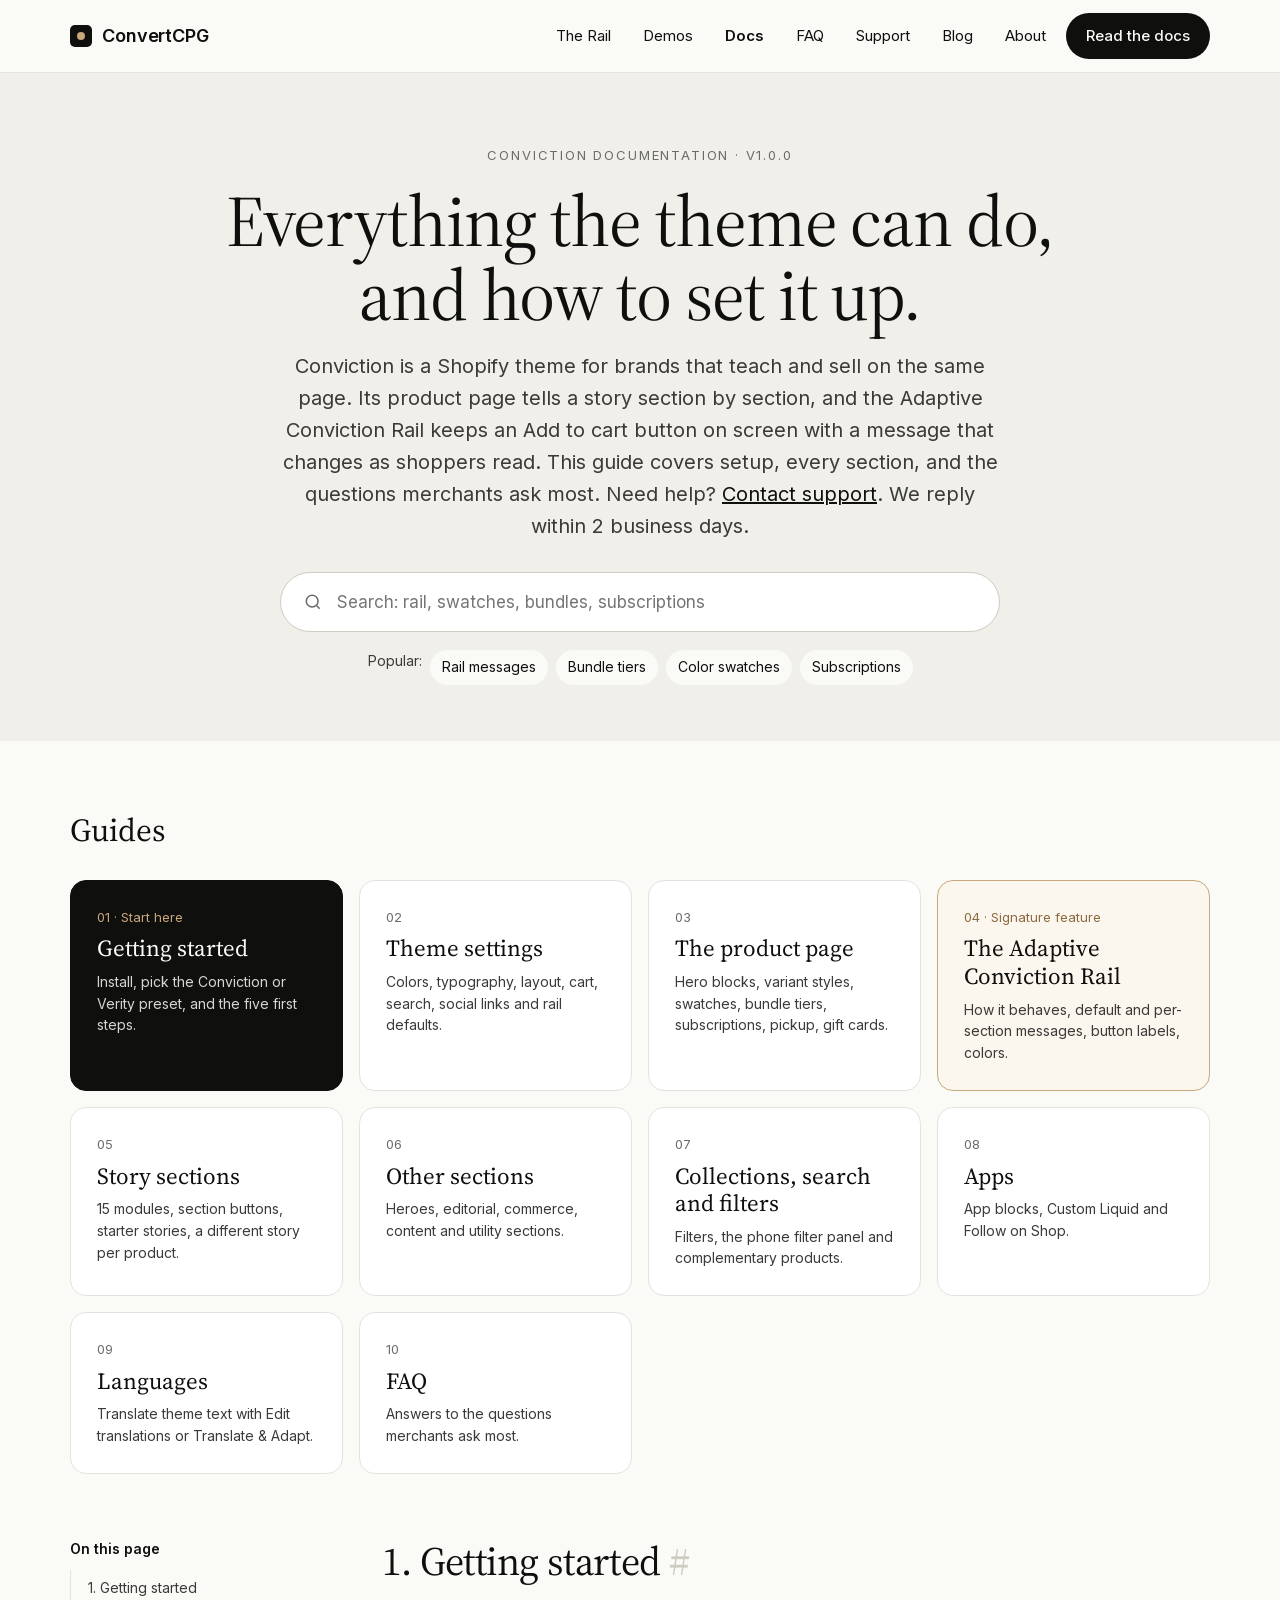
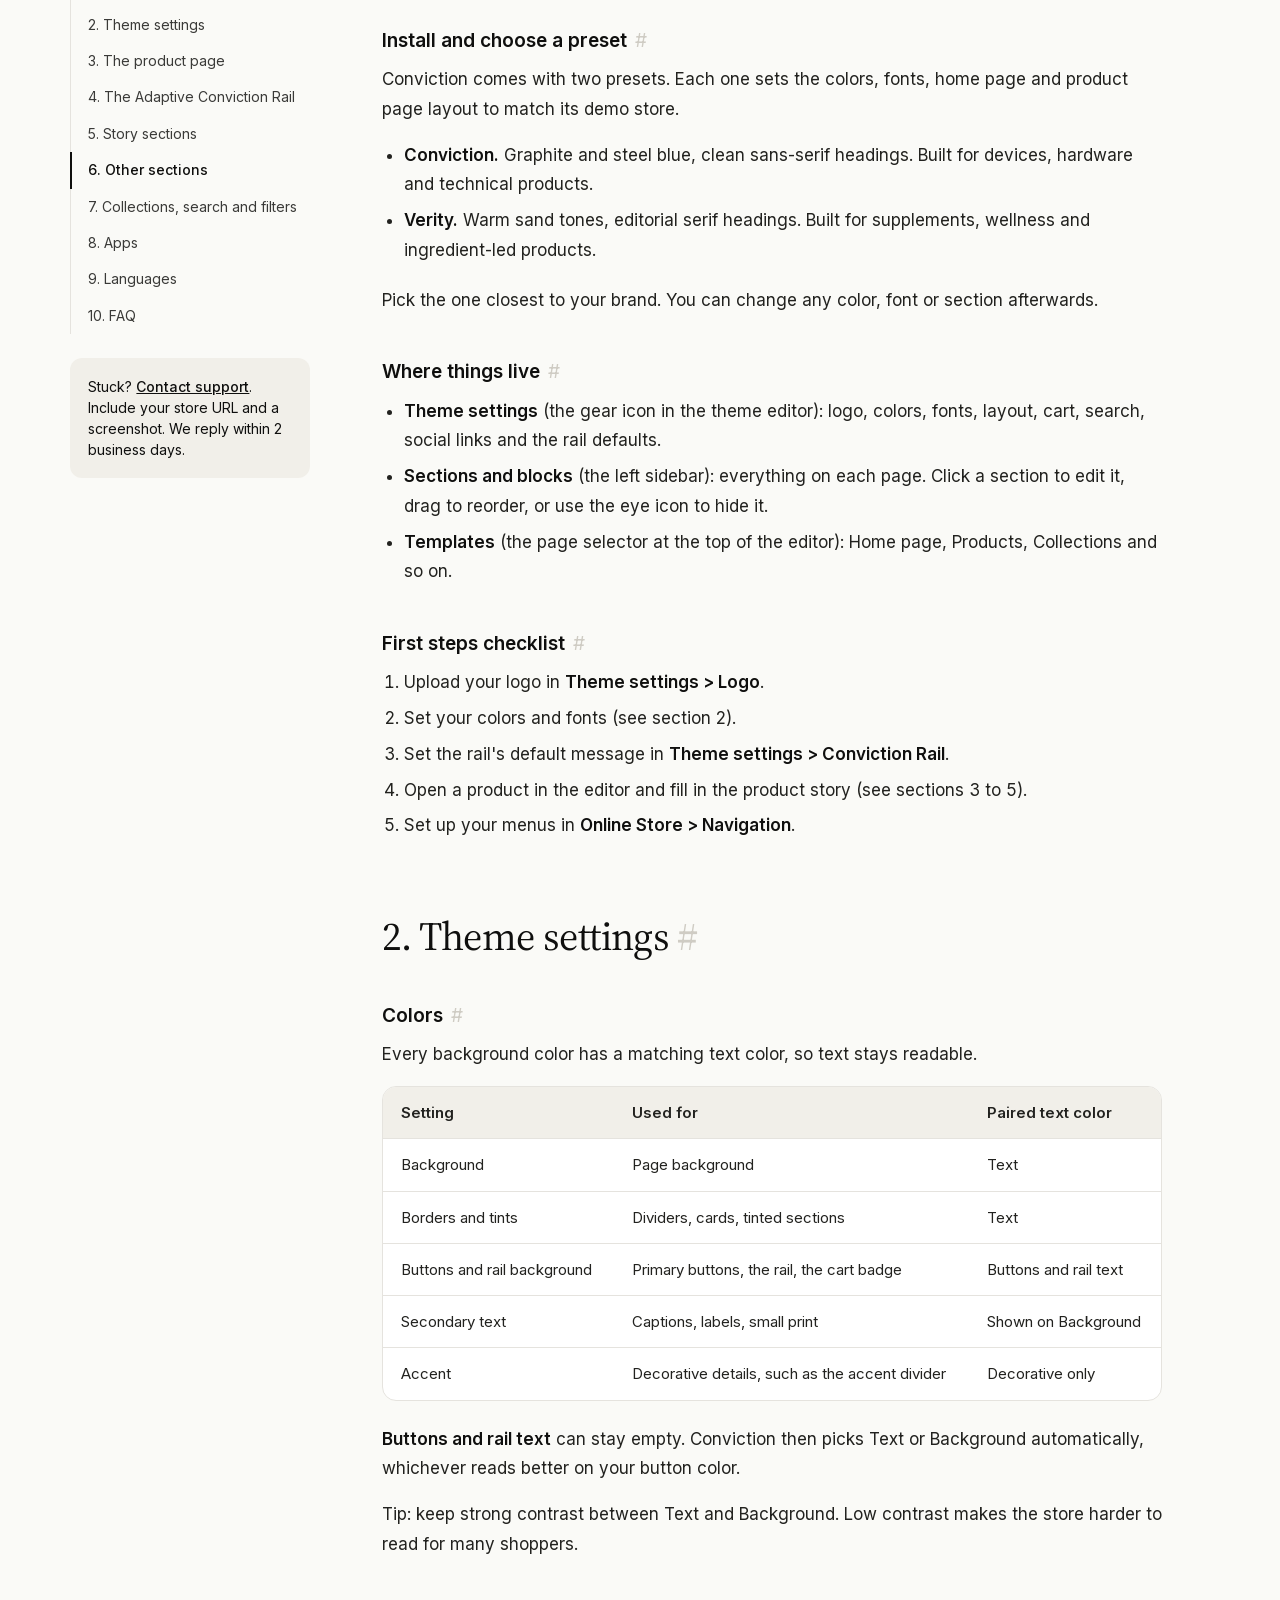
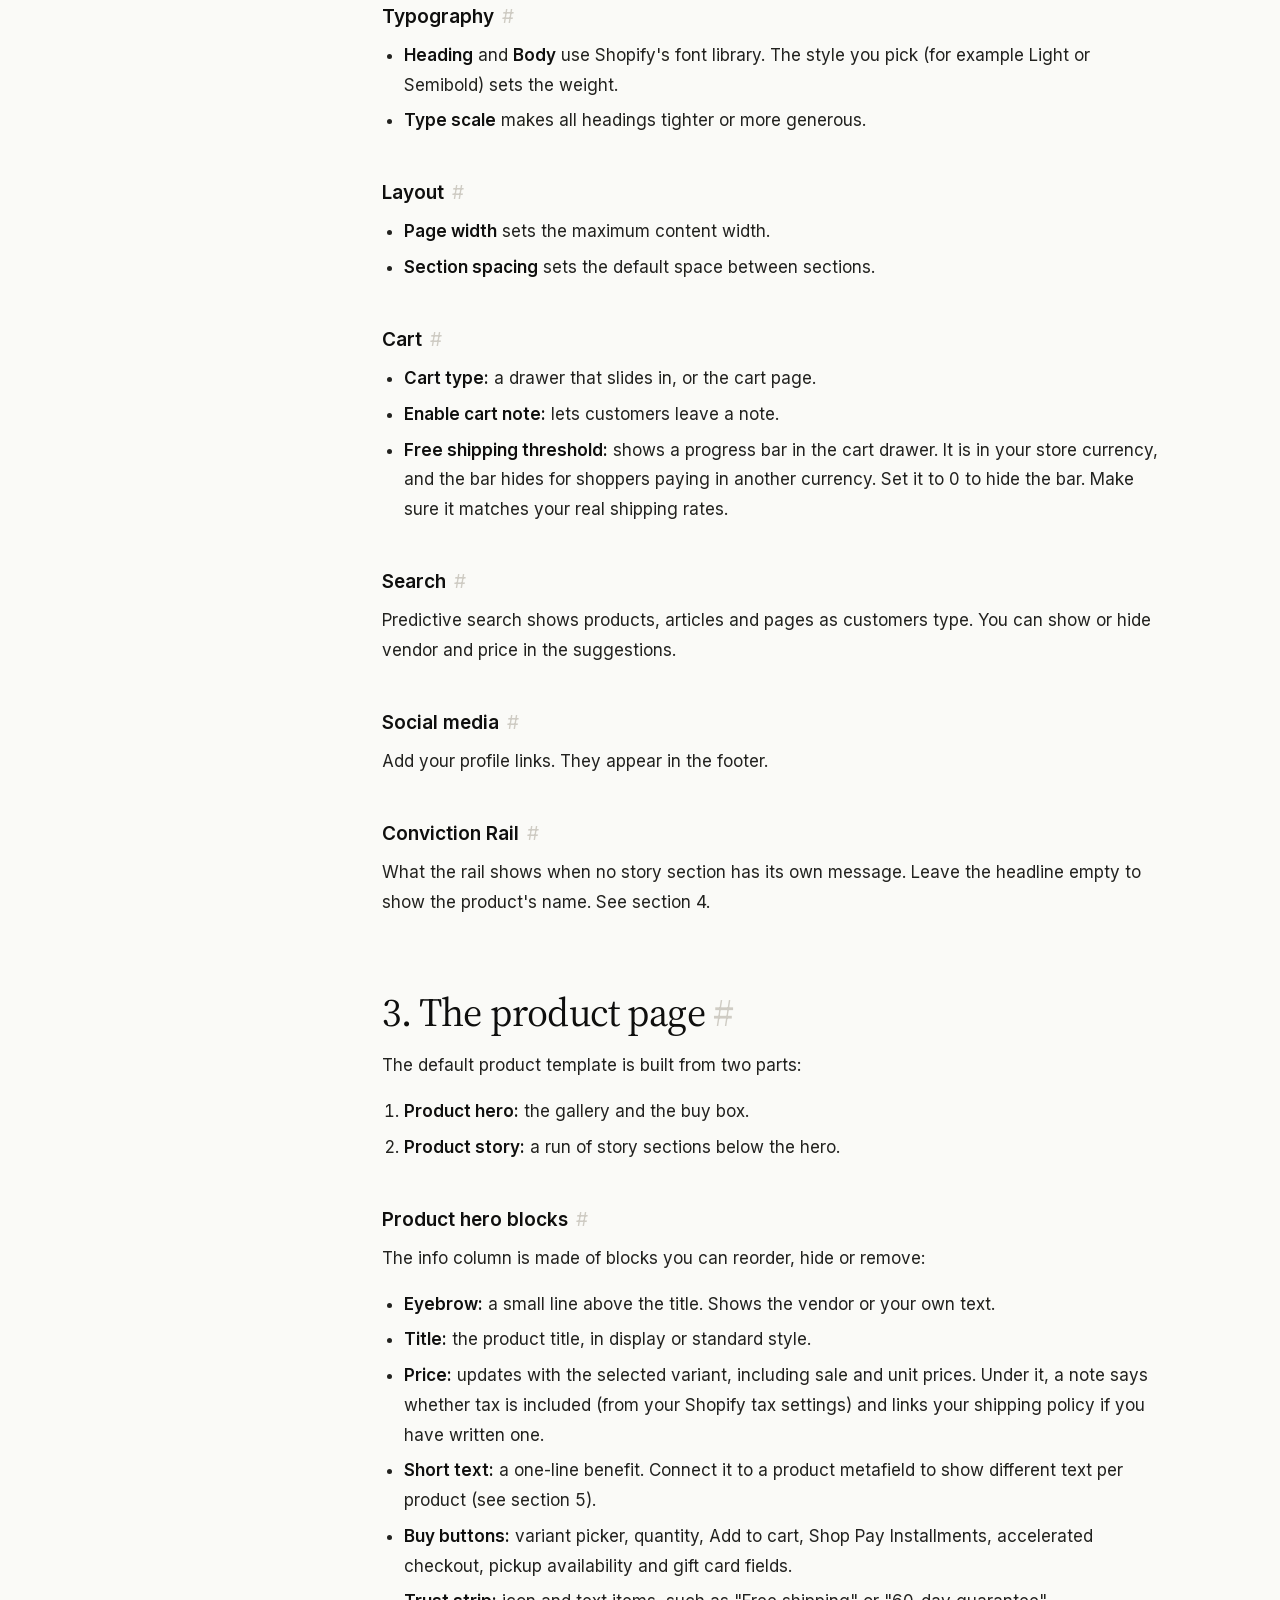
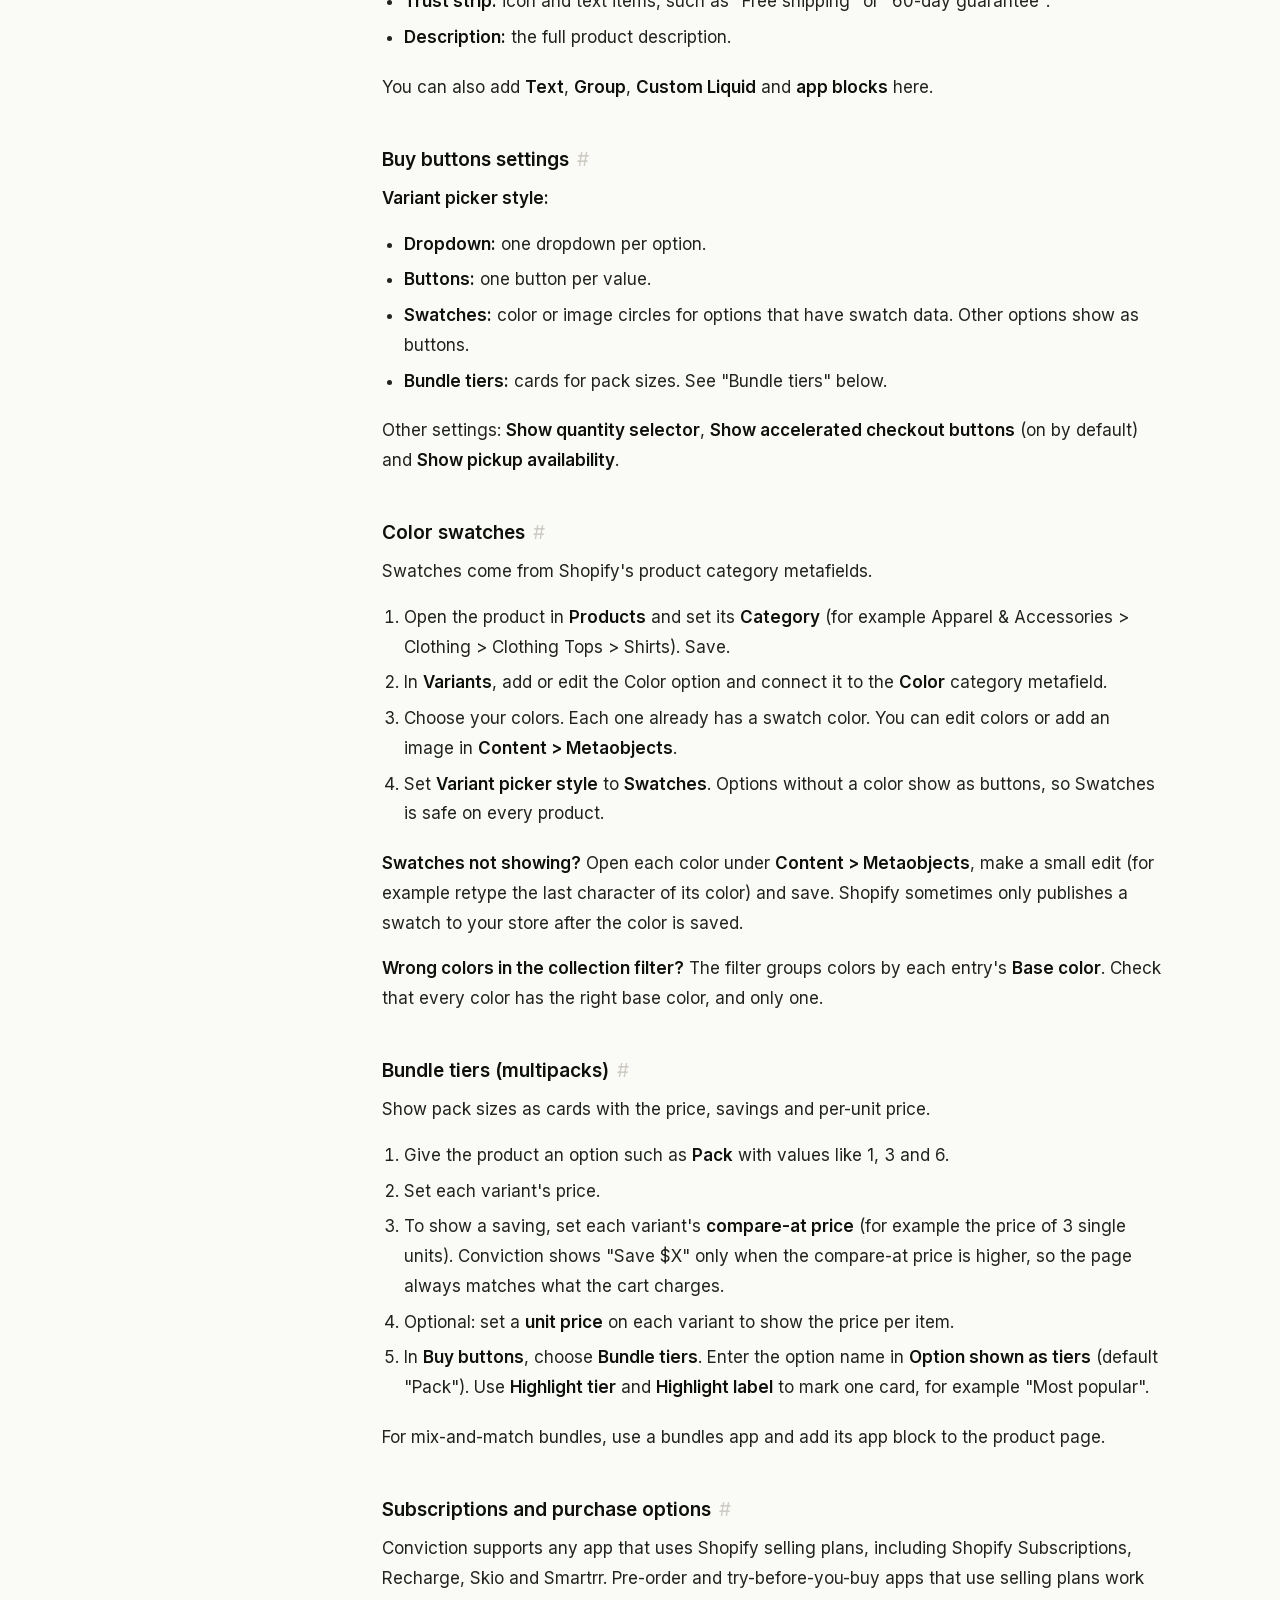
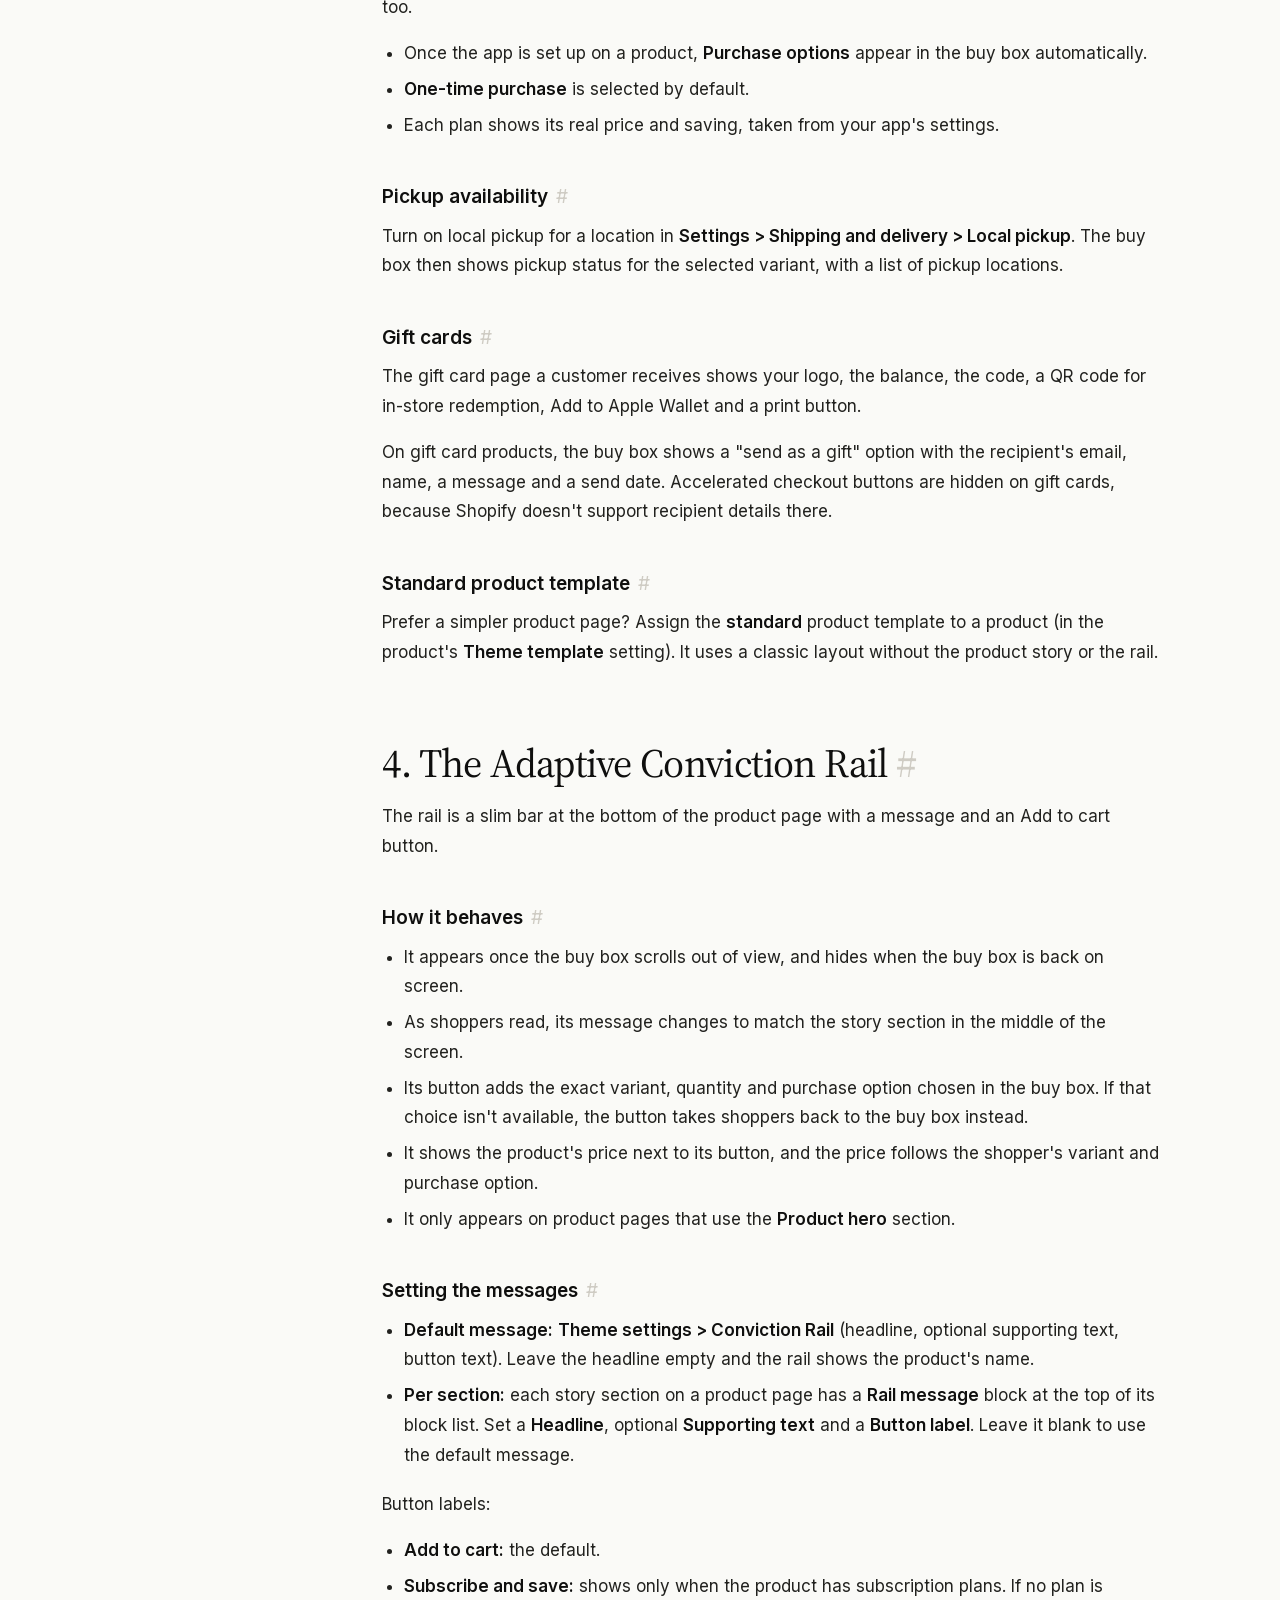
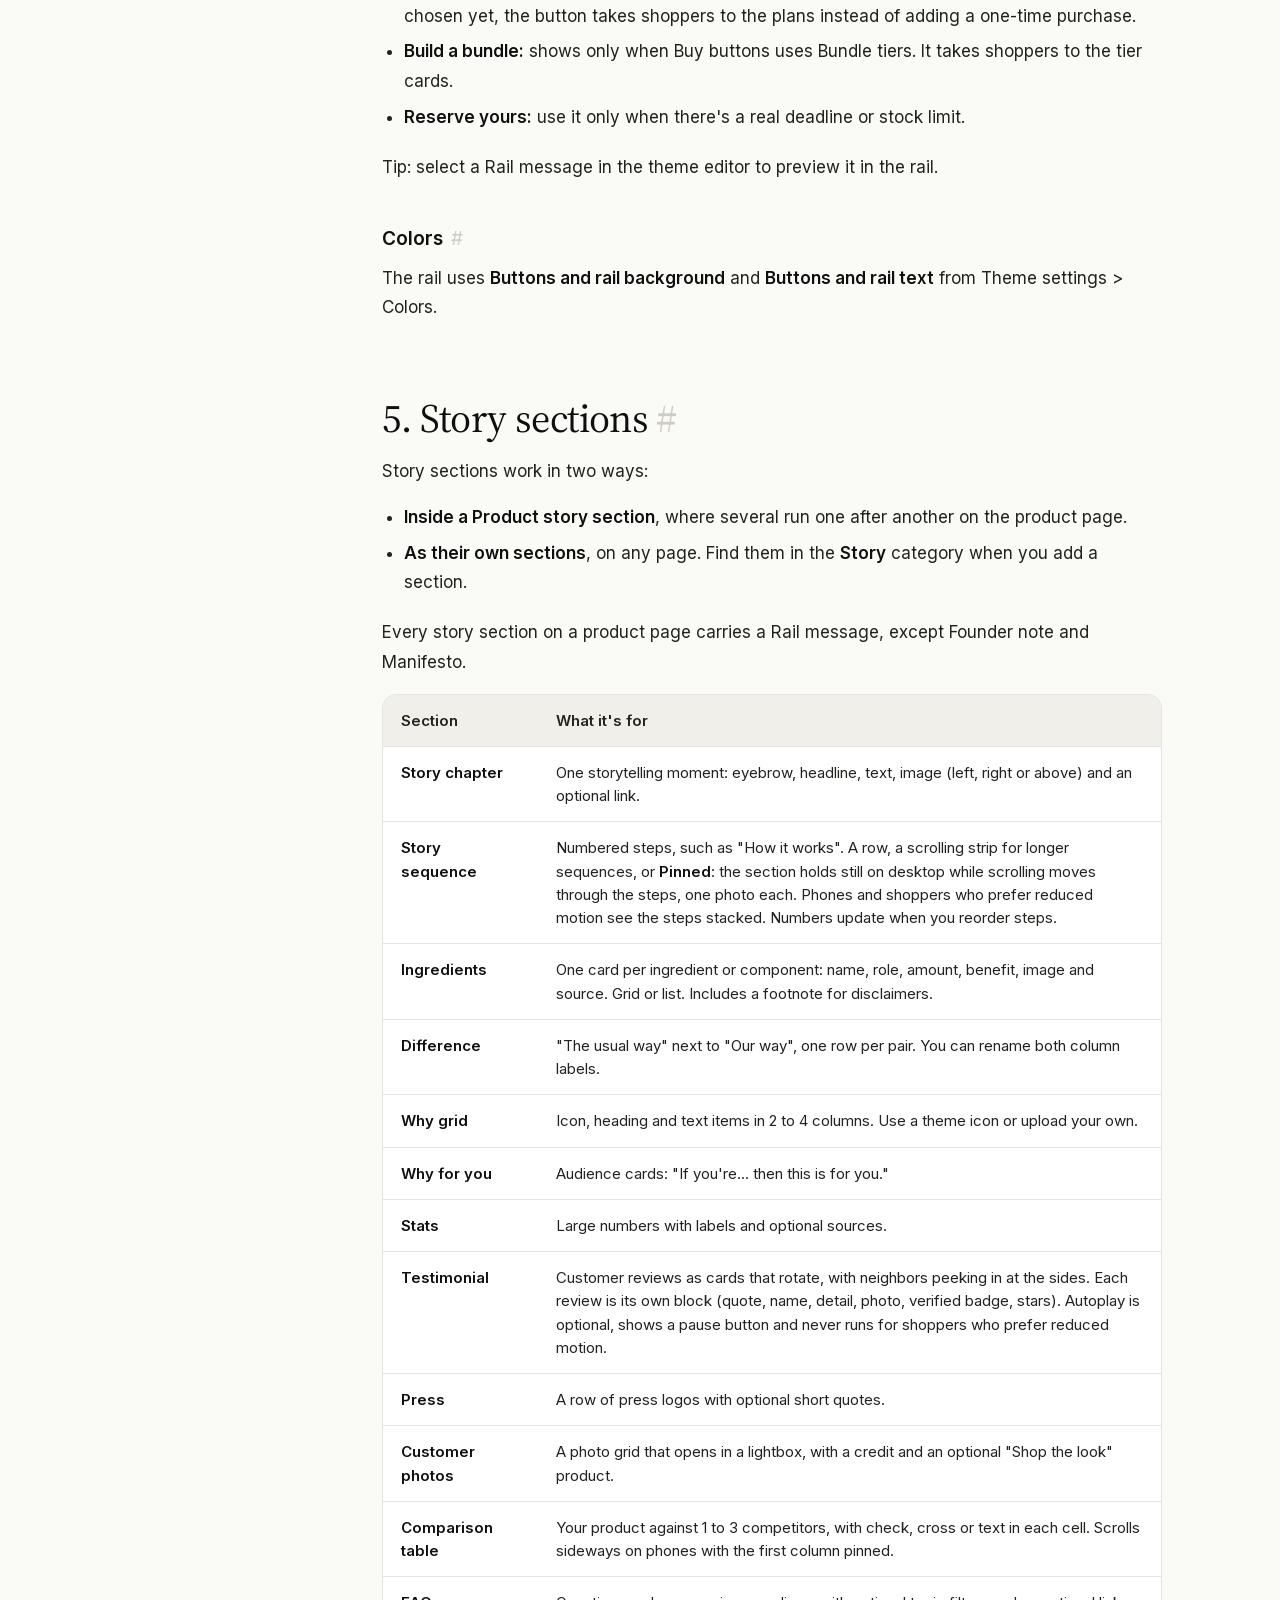
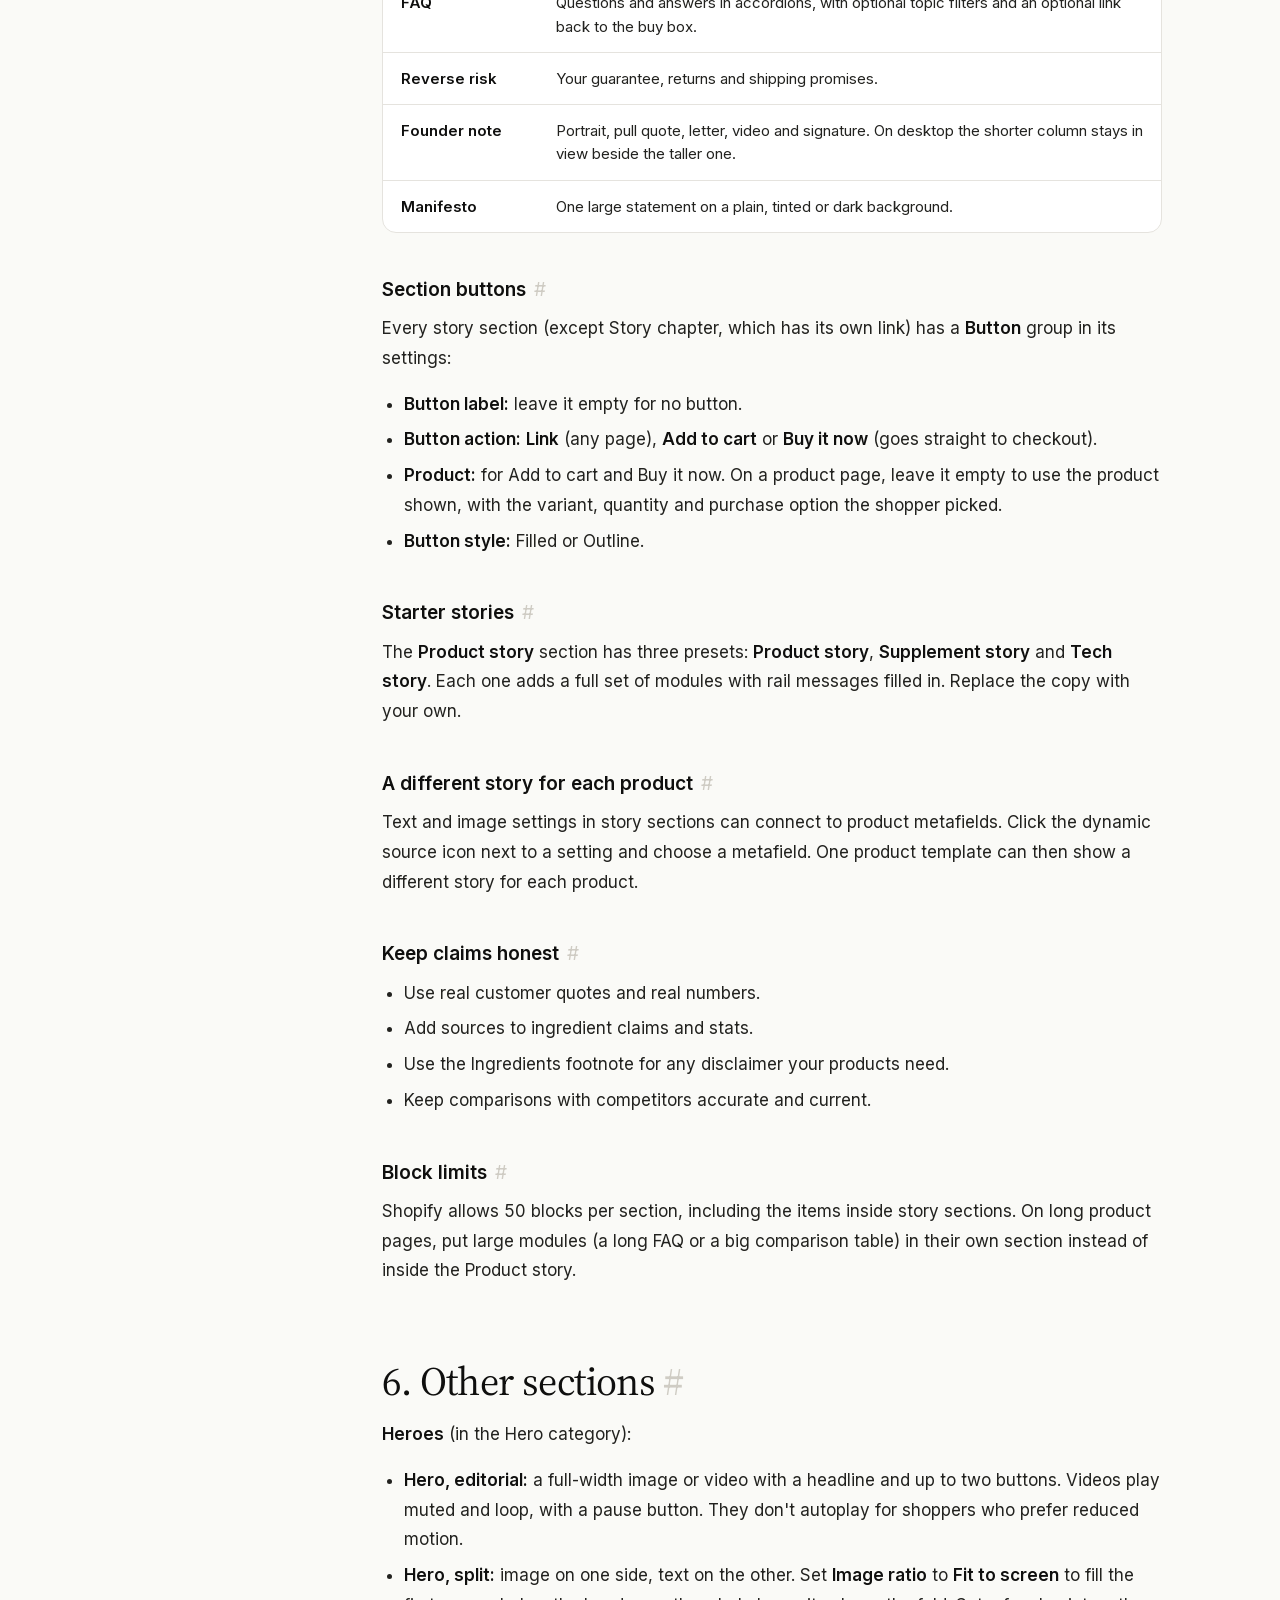
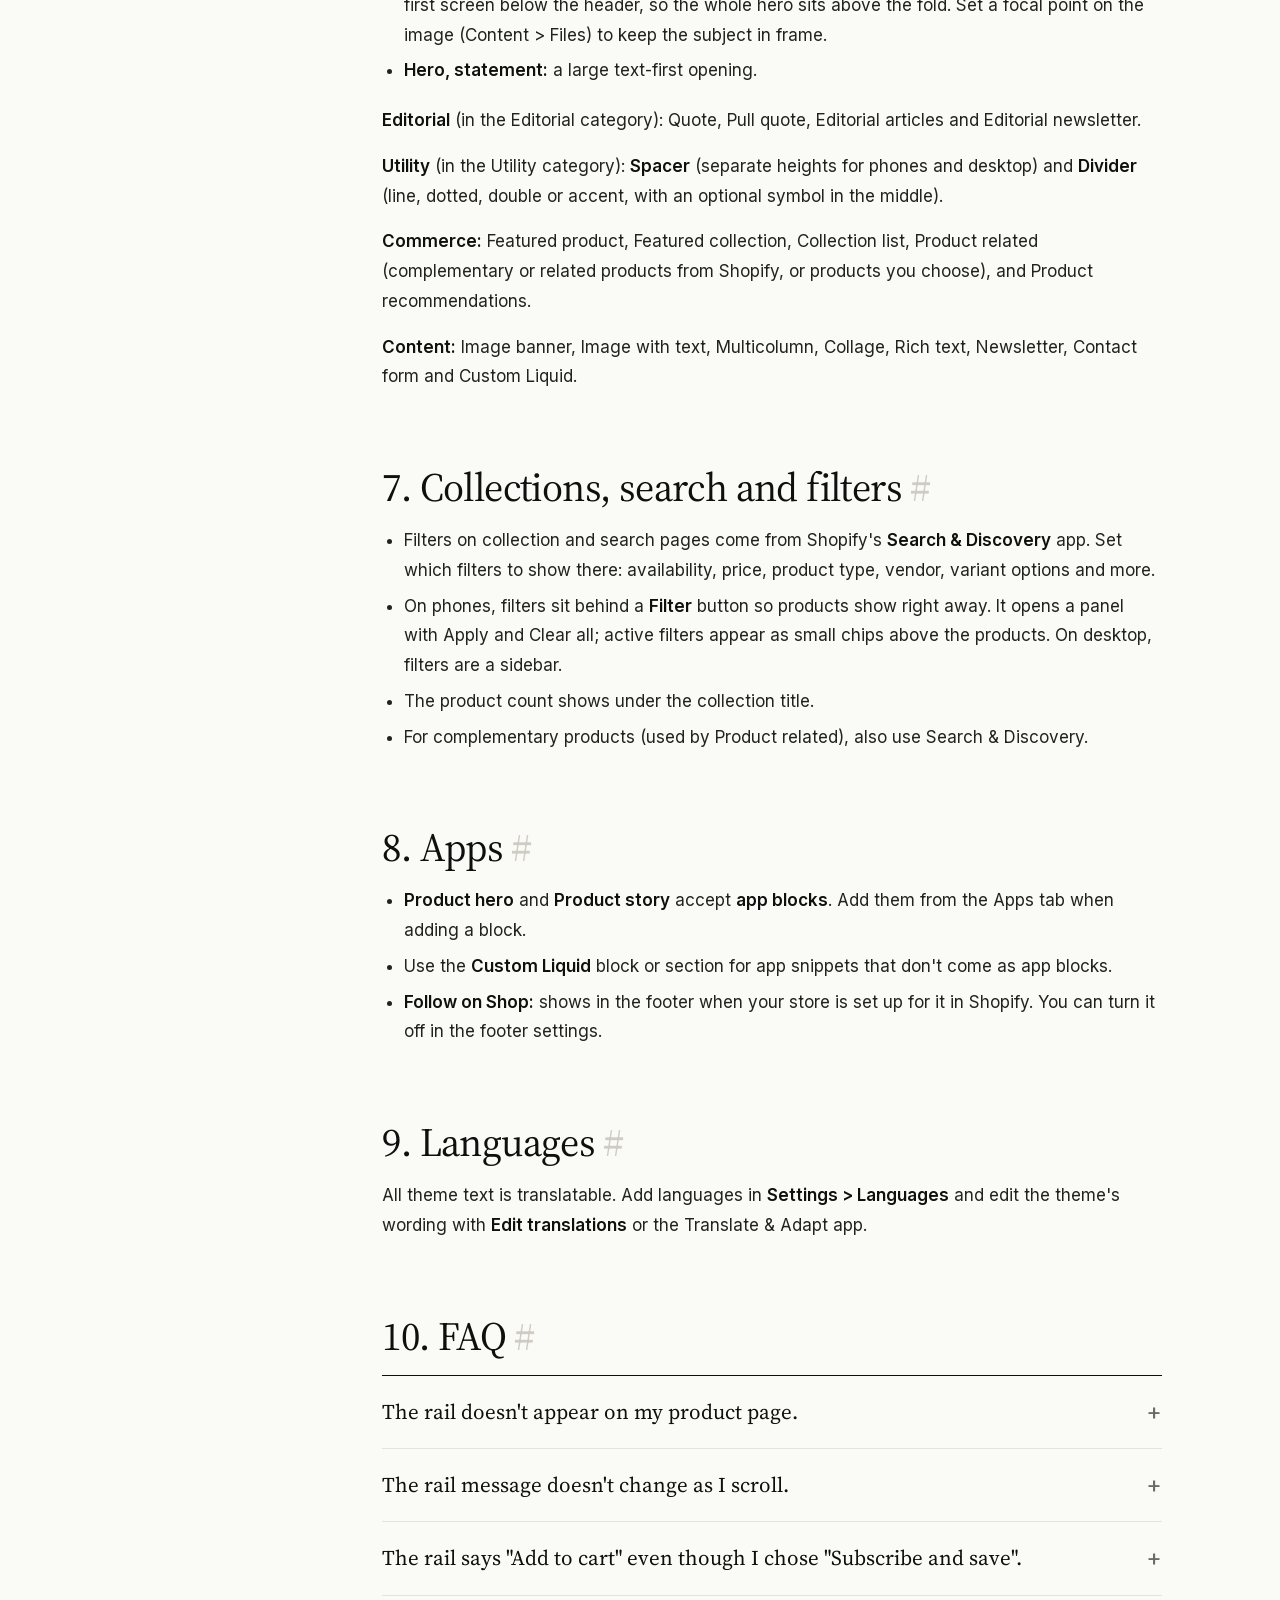
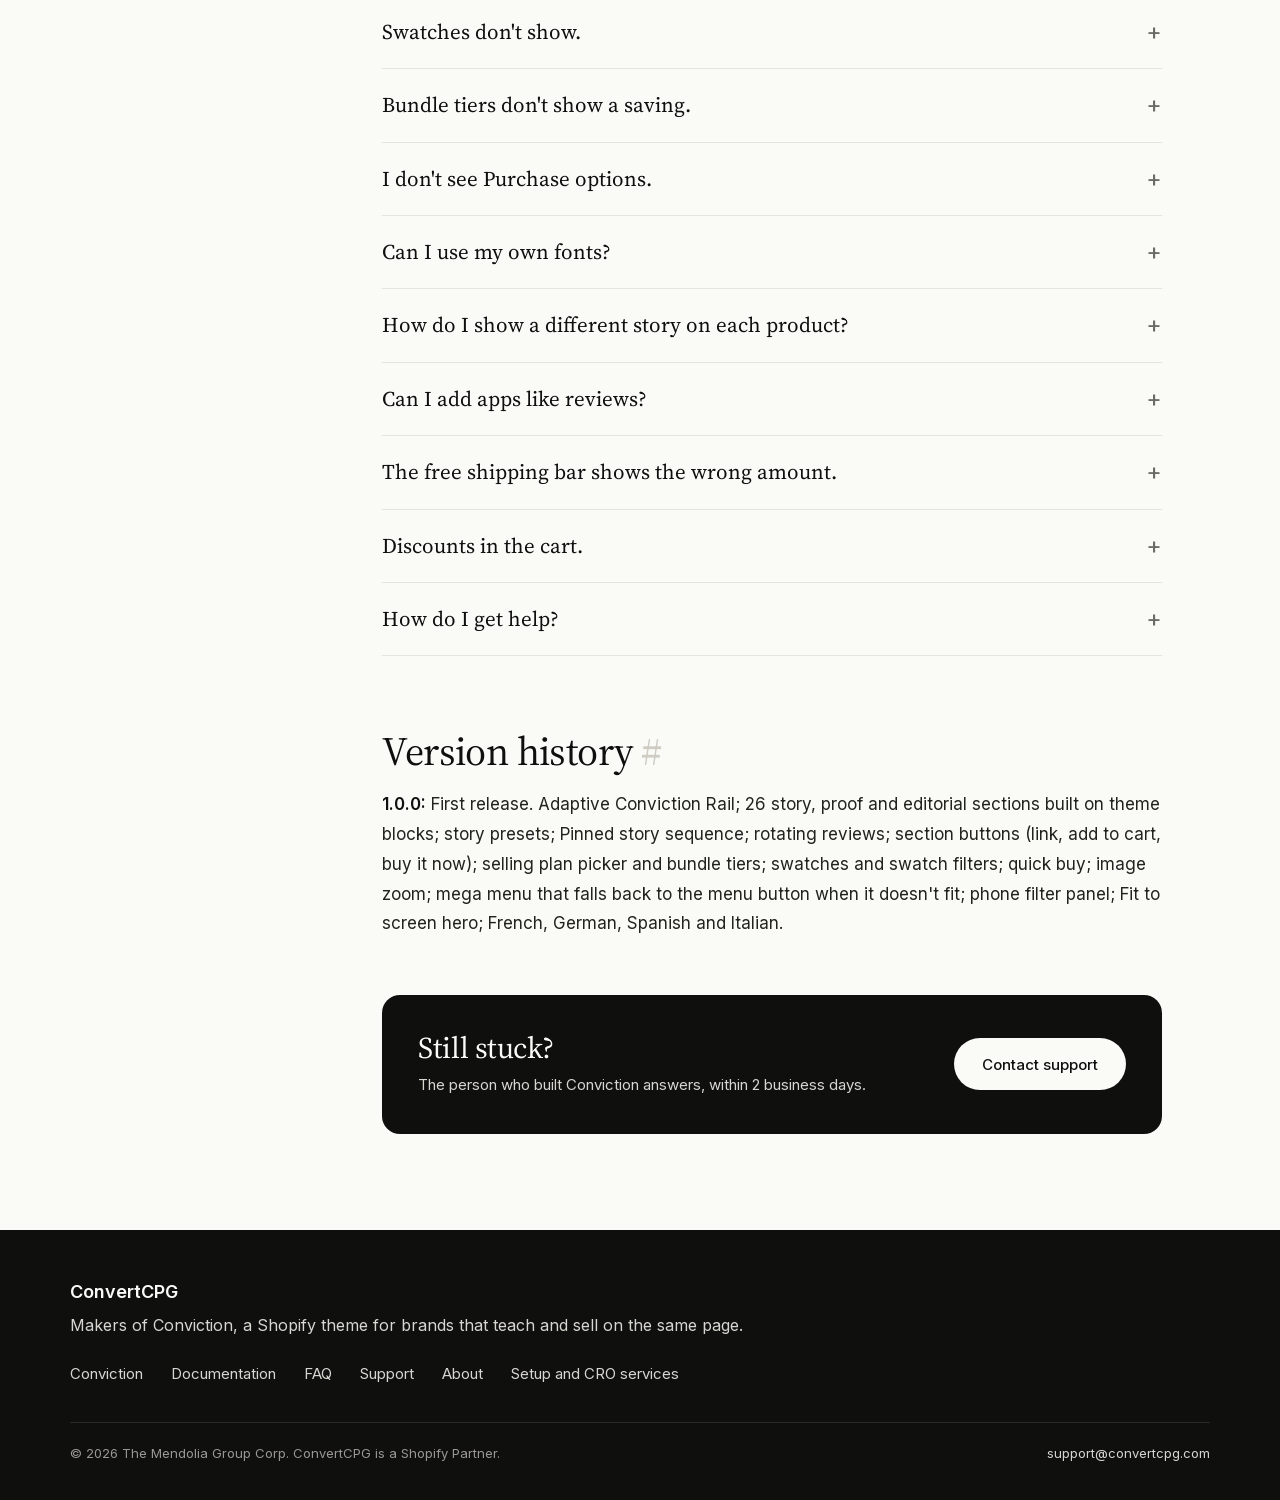
<file: conviction/docs/index.html>
<!doctype html>
<html lang="en">
<head>
<meta charset="utf-8">
<meta name="viewport" content="width=device-width, initial-scale=1">
<title>Conviction theme documentation · ConvertCPG</title>
<meta name="description" content="Documentation for Conviction, the Shopify theme by ConvertCPG: setup, theme settings, the product page, the Adaptive Conviction Rail, story sections and FAQ.">
<link rel="canonical" href="https://convertcpg.com/conviction/docs/">
<meta property="og:type" content="website">
<meta property="og:site_name" content="ConvertCPG">
<meta property="og:title" content="Conviction theme documentation">
<meta property="og:description" content="Everything the Conviction Shopify theme can do, and how to set it up.">
<meta property="og:url" content="https://convertcpg.com/conviction/docs/">
<meta name="theme-color" content="#FAFAF7">
<link rel="icon" href="/favicon.ico" sizes="any">
<link rel="icon" type="image/png" sizes="32x32" href="/favicon-32.png">
<link rel="apple-touch-icon" href="/apple-touch-icon.png">
<link rel="preconnect" href="https://fonts.googleapis.com">
<link rel="preconnect" href="https://fonts.gstatic.com" crossorigin>
<link href="https://fonts.googleapis.com/css2?family=Source+Serif+4:ital,opsz,wght@0,8..60,400;0,8..60,600;1,8..60,400&display=swap" rel="stylesheet">
<link rel="stylesheet" href="/assets/conviction.css">
<script type="text/javascript">
    (function(c,l,a,r,i,t,y){
        c[a]=c[a]||function(){(c[a].q=c[a].q||[]).push(arguments)};
        t=l.createElement(r);t.async=1;t.src="https://www.clarity.ms/tag/"+i;
        y=l.getElementsByTagName(r)[0];y.parentNode.insertBefore(t,y);
    })(window, document, "clarity", "script", "yrv56geech");
</script>
</head>
<body>
<a class="skip" href="#content">Skip to content</a>
<header class="site-header">
<div class="site-header__inner">
<a class="logo" href="/"><span class="logo__mark" aria-hidden="true"></span>ConvertCPG</a>
<nav class="site-nav" id="site-nav" aria-label="Main">
<a href="/#rail">The Rail</a>
<a href="/#demos">Demos</a>
<a href="/conviction/docs/" aria-current="page">Docs</a>
<a href="/conviction/faq/">FAQ</a>
<a href="/conviction/support/">Support</a>
<a href="/blog/">Blog</a>
<a href="/about/">About</a>
<a class="pill" href="/conviction/docs/">Read the docs</a>
</nav>
<button class="menu-toggle" type="button" aria-label="Menu" aria-expanded="false" aria-controls="site-nav"><svg width="22" height="22" viewBox="0 0 24 24" fill="none" stroke="currentColor" stroke-width="1.8" aria-hidden="true"><path d="M4 8h16M4 16h16"></path></svg></button>
</div>
</header>

<main id="content">
<section class="docs-hero">
<div class="eyebrow">Conviction documentation · v1.0.0</div>
<h1 class="display">Everything the theme can do,<br>and how to set it up.</h1>
<p class="lead">Conviction is a Shopify theme for brands that teach and sell on the same page. Its product page tells a story section by section, and the Adaptive Conviction Rail keeps an Add to cart button on screen with a message that changes as shoppers read. This guide covers setup, every section, and the questions merchants ask most. Need help? <a href="https://convertcpg.com/conviction/support/">Contact support</a>. We reply within 2 business days.</p>
<div class="docs-search" role="search">
<label class="docs-search__box"><span class="visually-hidden">Search the docs</span>
<svg width="20" height="20" viewBox="0 0 24 24" fill="none" stroke="#6B6B68" stroke-width="1.8" aria-hidden="true"><circle cx="11" cy="11" r="7"></circle><path d="M20 20l-3.5-3.5"></path></svg>
<input type="search" id="docs-q" placeholder="Search: rail, swatches, bundles, subscriptions" autocomplete="off" aria-controls="docs-results" aria-expanded="false">
</label>
<div class="docs-search__results" id="docs-results" hidden></div>
</div>
<div class="popular">Popular:
<a href="#setting-the-messages">Rail messages</a>
<a href="#bundle-tiers-multipacks">Bundle tiers</a>
<a href="#color-swatches">Color swatches</a>
<a href="#subscriptions-and-purchase-options">Subscriptions</a>
</div>
</section>

<section class="guides" aria-labelledby="guides-title">
<h2 id="guides-title">Guides</h2>
<div class="guides__grid">
<a class="guide guide--dark" href="#getting-started"><span class="guide__n">01 · Start here</span><span class="guide__t">Getting started</span><span class="guide__d">Install, pick the Conviction or Verity preset, and the five first steps.</span></a>
<a class="guide" href="#theme-settings"><span class="guide__n">02</span><span class="guide__t">Theme settings</span><span class="guide__d">Colors, typography, layout, cart, search, social links and rail defaults.</span></a>
<a class="guide" href="#the-product-page"><span class="guide__n">03</span><span class="guide__t">The product page</span><span class="guide__d">Hero blocks, variant styles, swatches, bundle tiers, subscriptions, pickup, gift cards.</span></a>
<a class="guide guide--sand" href="#the-adaptive-conviction-rail"><span class="guide__n">04 · Signature feature</span><span class="guide__t">The Adaptive Conviction Rail</span><span class="guide__d">How it behaves, default and per-section messages, button labels, colors.</span></a>
<a class="guide" href="#story-sections"><span class="guide__n">05</span><span class="guide__t">Story sections</span><span class="guide__d">15 modules, section buttons, starter stories, a different story per product.</span></a>
<a class="guide" href="#other-sections"><span class="guide__n">06</span><span class="guide__t">Other sections</span><span class="guide__d">Heroes, editorial, commerce, content and utility sections.</span></a>
<a class="guide" href="#collections-search-and-filters"><span class="guide__n">07</span><span class="guide__t">Collections, search and filters</span><span class="guide__d">Filters, the phone filter panel and complementary products.</span></a>
<a class="guide" href="#apps"><span class="guide__n">08</span><span class="guide__t">Apps</span><span class="guide__d">App blocks, Custom Liquid and Follow on Shop.</span></a>
<a class="guide" href="#languages"><span class="guide__n">09</span><span class="guide__t">Languages</span><span class="guide__d">Translate theme text with Edit translations or Translate &amp; Adapt.</span></a>
<a class="guide" href="#faq"><span class="guide__n">10</span><span class="guide__t">FAQ</span><span class="guide__d">Answers to the questions merchants ask most.</span></a>
</div>
</section>

<div class="docs-layout">
<nav class="toc" aria-label="On this page">
<div class="toc__title">On this page</div>
<ol><li><a href="#getting-started">1. Getting started</a></li><li><a href="#theme-settings">2. Theme settings</a></li><li><a href="#the-product-page">3. The product page</a></li><li><a href="#the-adaptive-conviction-rail">4. The Adaptive Conviction Rail</a></li><li><a href="#story-sections">5. Story sections</a></li><li><a href="#other-sections">6. Other sections</a></li><li><a href="#collections-search-and-filters">7. Collections, search and filters</a></li><li><a href="#apps">8. Apps</a></li><li><a href="#languages">9. Languages</a></li><li><a href="#faq">10. FAQ</a></li></ol>
<div class="toc__help">Stuck? <a href="/conviction/support/">Contact support</a>. Include your store URL and a screenshot. We reply within 2 business days.</div>
</nav>
<article class="prose" id="docs">
<h2 id="getting-started">1. Getting started<a class="anchor" href="#getting-started" aria-label="Link to 1. Getting started">#</a></h2>
<h3 id="install-and-choose-a-preset">Install and choose a preset<a class="anchor" href="#install-and-choose-a-preset" aria-label="Link to Install and choose a preset">#</a></h3>
<p>Conviction comes with two presets. Each one sets the colors, fonts, home page and product page layout to match its demo store.</p>
<ul><li><strong>Conviction.</strong> Graphite and steel blue, clean sans-serif headings. Built for devices, hardware and technical products.</li><li><strong>Verity.</strong> Warm sand tones, editorial serif headings. Built for supplements, wellness and ingredient-led products.</li></ul>
<p>Pick the one closest to your brand. You can change any color, font or section afterwards.</p>
<h3 id="where-things-live">Where things live<a class="anchor" href="#where-things-live" aria-label="Link to Where things live">#</a></h3>
<ul><li><strong>Theme settings</strong> (the gear icon in the theme editor): logo, colors, fonts, layout, cart, search, social links and the rail defaults.</li><li><strong>Sections and blocks</strong> (the left sidebar): everything on each page. Click a section to edit it, drag to reorder, or use the eye icon to hide it.</li><li><strong>Templates</strong> (the page selector at the top of the editor): Home page, Products, Collections and so on.</li></ul>
<h3 id="first-steps-checklist">First steps checklist<a class="anchor" href="#first-steps-checklist" aria-label="Link to First steps checklist">#</a></h3>
<ol><li>Upload your logo in <strong>Theme settings &gt; Logo</strong>.</li><li>Set your colors and fonts (see section 2).</li><li>Set the rail's default message in <strong>Theme settings &gt; Conviction Rail</strong>.</li><li>Open a product in the editor and fill in the product story (see sections 3 to 5).</li><li>Set up your menus in <strong>Online Store &gt; Navigation</strong>.</li></ol>
<h2 id="theme-settings">2. Theme settings<a class="anchor" href="#theme-settings" aria-label="Link to 2. Theme settings">#</a></h2>
<h3 id="colors">Colors<a class="anchor" href="#colors" aria-label="Link to Colors">#</a></h3>
<p>Every background color has a matching text color, so text stays readable.</p>
<div class="table-wrap" role="region" tabindex="0" aria-label="Table"><table><thead><tr><th>Setting</th><th>Used for</th><th>Paired text color</th></tr></thead><tbody><tr><td>Background</td><td>Page background</td><td>Text</td></tr><tr><td>Borders and tints</td><td>Dividers, cards, tinted sections</td><td>Text</td></tr><tr><td>Buttons and rail background</td><td>Primary buttons, the rail, the cart badge</td><td>Buttons and rail text</td></tr><tr><td>Secondary text</td><td>Captions, labels, small print</td><td>Shown on Background</td></tr><tr><td>Accent</td><td>Decorative details, such as the accent divider</td><td>Decorative only</td></tr></tbody></table></div>
<p><strong>Buttons and rail text</strong> can stay empty. Conviction then picks Text or Background automatically, whichever reads better on your button color.</p>
<p>Tip: keep strong contrast between Text and Background. Low contrast makes the store harder to read for many shoppers.</p>
<h3 id="typography">Typography<a class="anchor" href="#typography" aria-label="Link to Typography">#</a></h3>
<ul><li><strong>Heading</strong> and <strong>Body</strong> use Shopify's font library. The style you pick (for example Light or Semibold) sets the weight.</li><li><strong>Type scale</strong> makes all headings tighter or more generous.</li></ul>
<h3 id="layout">Layout<a class="anchor" href="#layout" aria-label="Link to Layout">#</a></h3>
<ul><li><strong>Page width</strong> sets the maximum content width.</li><li><strong>Section spacing</strong> sets the default space between sections.</li></ul>
<h3 id="cart">Cart<a class="anchor" href="#cart" aria-label="Link to Cart">#</a></h3>
<ul><li><strong>Cart type:</strong> a drawer that slides in, or the cart page.</li><li><strong>Enable cart note:</strong> lets customers leave a note.</li><li><strong>Free shipping threshold:</strong> shows a progress bar in the cart drawer. It is in your store currency, and the bar hides for shoppers paying in another currency. Set it to 0 to hide the bar. Make sure it matches your real shipping rates.</li></ul>
<h3 id="search">Search<a class="anchor" href="#search" aria-label="Link to Search">#</a></h3>
<p>Predictive search shows products, articles and pages as customers type. You can show or hide vendor and price in the suggestions.</p>
<h3 id="social-media">Social media<a class="anchor" href="#social-media" aria-label="Link to Social media">#</a></h3>
<p>Add your profile links. They appear in the footer.</p>
<h3 id="conviction-rail">Conviction Rail<a class="anchor" href="#conviction-rail" aria-label="Link to Conviction Rail">#</a></h3>
<p>What the rail shows when no story section has its own message. Leave the headline empty to show the product's name. See section 4.</p>
<h2 id="the-product-page">3. The product page<a class="anchor" href="#the-product-page" aria-label="Link to 3. The product page">#</a></h2>
<p>The default product template is built from two parts:</p>
<ol><li><strong>Product hero:</strong> the gallery and the buy box.</li><li><strong>Product story:</strong> a run of story sections below the hero.</li></ol>
<h3 id="product-hero-blocks">Product hero blocks<a class="anchor" href="#product-hero-blocks" aria-label="Link to Product hero blocks">#</a></h3>
<p>The info column is made of blocks you can reorder, hide or remove:</p>
<ul><li><strong>Eyebrow:</strong> a small line above the title. Shows the vendor or your own text.</li><li><strong>Title:</strong> the product title, in display or standard style.</li><li><strong>Price:</strong> updates with the selected variant, including sale and unit prices. Under it, a note says whether tax is included (from your Shopify tax settings) and links your shipping policy if you have written one.</li><li><strong>Short text:</strong> a one-line benefit. Connect it to a product metafield to show different text per product (see section 5).</li><li><strong>Buy buttons:</strong> variant picker, quantity, Add to cart, Shop Pay Installments, accelerated checkout, pickup availability and gift card fields.</li><li><strong>Trust strip:</strong> icon and text items, such as "Free shipping" or "60-day guarantee".</li><li><strong>Description:</strong> the full product description.</li></ul>
<p>You can also add <strong>Text</strong>, <strong>Group</strong>, <strong>Custom Liquid</strong> and <strong>app blocks</strong> here.</p>
<h3 id="buy-buttons-settings">Buy buttons settings<a class="anchor" href="#buy-buttons-settings" aria-label="Link to Buy buttons settings">#</a></h3>
<p><strong>Variant picker style:</strong></p>
<ul><li><strong>Dropdown:</strong> one dropdown per option.</li><li><strong>Buttons:</strong> one button per value.</li><li><strong>Swatches:</strong> color or image circles for options that have swatch data. Other options show as buttons.</li><li><strong>Bundle tiers:</strong> cards for pack sizes. See "Bundle tiers" below.</li></ul>
<p>Other settings: <strong>Show quantity selector</strong>, <strong>Show accelerated checkout buttons</strong> (on by default) and <strong>Show pickup availability</strong>.</p>
<h3 id="color-swatches">Color swatches<a class="anchor" href="#color-swatches" aria-label="Link to Color swatches">#</a></h3>
<p>Swatches come from Shopify's product category metafields.</p>
<ol><li>Open the product in <strong>Products</strong> and set its <strong>Category</strong> (for example Apparel &amp; Accessories &gt; Clothing &gt; Clothing Tops &gt; Shirts). Save.</li><li>In <strong>Variants</strong>, add or edit the Color option and connect it to the <strong>Color</strong> category metafield.</li><li>Choose your colors. Each one already has a swatch color. You can edit colors or add an image in <strong>Content &gt; Metaobjects</strong>.</li><li>Set <strong>Variant picker style</strong> to <strong>Swatches</strong>. Options without a color show as buttons, so Swatches is safe on every product.</li></ol>
<p><strong>Swatches not showing?</strong> Open each color under <strong>Content &gt; Metaobjects</strong>, make a small edit (for example retype the last character of its color) and save. Shopify sometimes only publishes a swatch to your store after the color is saved.</p>
<p><strong>Wrong colors in the collection filter?</strong> The filter groups colors by each entry's <strong>Base color</strong>. Check that every color has the right base color, and only one.</p>
<h3 id="bundle-tiers-multipacks">Bundle tiers (multipacks)<a class="anchor" href="#bundle-tiers-multipacks" aria-label="Link to Bundle tiers (multipacks)">#</a></h3>
<p>Show pack sizes as cards with the price, savings and per-unit price.</p>
<ol><li>Give the product an option such as <strong>Pack</strong> with values like 1, 3 and 6.</li><li>Set each variant's price.</li><li>To show a saving, set each variant's <strong>compare-at price</strong> (for example the price of 3 single units). Conviction shows "Save $X" only when the compare-at price is higher, so the page always matches what the cart charges.</li><li>Optional: set a <strong>unit price</strong> on each variant to show the price per item.</li><li>In <strong>Buy buttons</strong>, choose <strong>Bundle tiers</strong>. Enter the option name in <strong>Option shown as tiers</strong> (default "Pack"). Use <strong>Highlight tier</strong> and <strong>Highlight label</strong> to mark one card, for example "Most popular".</li></ol>
<p>For mix-and-match bundles, use a bundles app and add its app block to the product page.</p>
<h3 id="subscriptions-and-purchase-options">Subscriptions and purchase options<a class="anchor" href="#subscriptions-and-purchase-options" aria-label="Link to Subscriptions and purchase options">#</a></h3>
<p>Conviction supports any app that uses Shopify selling plans, including Shopify Subscriptions, Recharge, Skio and Smartrr. Pre-order and try-before-you-buy apps that use selling plans work too.</p>
<ul><li>Once the app is set up on a product, <strong>Purchase options</strong> appear in the buy box automatically.</li><li><strong>One-time purchase</strong> is selected by default.</li><li>Each plan shows its real price and saving, taken from your app's settings.</li></ul>
<h3 id="pickup-availability">Pickup availability<a class="anchor" href="#pickup-availability" aria-label="Link to Pickup availability">#</a></h3>
<p>Turn on local pickup for a location in <strong>Settings &gt; Shipping and delivery &gt; Local pickup</strong>. The buy box then shows pickup status for the selected variant, with a list of pickup locations.</p>
<h3 id="gift-cards">Gift cards<a class="anchor" href="#gift-cards" aria-label="Link to Gift cards">#</a></h3>
<p>The gift card page a customer receives shows your logo, the balance, the code, a QR code for in-store redemption, Add to Apple Wallet and a print button.</p>
<p>On gift card products, the buy box shows a "send as a gift" option with the recipient's email, name, a message and a send date. Accelerated checkout buttons are hidden on gift cards, because Shopify doesn't support recipient details there.</p>
<h3 id="standard-product-template">Standard product template<a class="anchor" href="#standard-product-template" aria-label="Link to Standard product template">#</a></h3>
<p>Prefer a simpler product page? Assign the <strong>standard</strong> product template to a product (in the product's <strong>Theme template</strong> setting). It uses a classic layout without the product story or the rail.</p>
<h2 id="the-adaptive-conviction-rail">4. The Adaptive Conviction Rail<a class="anchor" href="#the-adaptive-conviction-rail" aria-label="Link to 4. The Adaptive Conviction Rail">#</a></h2>
<p>The rail is a slim bar at the bottom of the product page with a message and an Add to cart button.</p>
<h3 id="how-it-behaves">How it behaves<a class="anchor" href="#how-it-behaves" aria-label="Link to How it behaves">#</a></h3>
<ul><li>It appears once the buy box scrolls out of view, and hides when the buy box is back on screen.</li><li>As shoppers read, its message changes to match the story section in the middle of the screen.</li><li>Its button adds the exact variant, quantity and purchase option chosen in the buy box. If that choice isn't available, the button takes shoppers back to the buy box instead.</li><li>It shows the product's price next to its button, and the price follows the shopper's variant and purchase option.</li><li>It only appears on product pages that use the <strong>Product hero</strong> section.</li></ul>
<h3 id="setting-the-messages">Setting the messages<a class="anchor" href="#setting-the-messages" aria-label="Link to Setting the messages">#</a></h3>
<ul><li><strong>Default message:</strong> <strong>Theme settings &gt; Conviction Rail</strong> (headline, optional supporting text, button text). Leave the headline empty and the rail shows the product's name.</li><li><strong>Per section:</strong> each story section on a product page has a <strong>Rail message</strong> block at the top of its block list. Set a <strong>Headline</strong>, optional <strong>Supporting text</strong> and a <strong>Button label</strong>. Leave it blank to use the default message.</li></ul>
<p>Button labels:</p>
<ul><li><strong>Add to cart:</strong> the default.</li><li><strong>Subscribe and save:</strong> shows only when the product has subscription plans. If no plan is chosen yet, the button takes shoppers to the plans instead of adding a one-time purchase.</li><li><strong>Build a bundle:</strong> shows only when Buy buttons uses Bundle tiers. It takes shoppers to the tier cards.</li><li><strong>Reserve yours:</strong> use it only when there's a real deadline or stock limit.</li></ul>
<p>Tip: select a Rail message in the theme editor to preview it in the rail.</p>
<h3 id="colors-2">Colors<a class="anchor" href="#colors-2" aria-label="Link to Colors">#</a></h3>
<p>The rail uses <strong>Buttons and rail background</strong> and <strong>Buttons and rail text</strong> from Theme settings &gt; Colors.</p>
<h2 id="story-sections">5. Story sections<a class="anchor" href="#story-sections" aria-label="Link to 5. Story sections">#</a></h2>
<p>Story sections work in two ways:</p>
<ul><li><strong>Inside a Product story section</strong>, where several run one after another on the product page.</li><li><strong>As their own sections</strong>, on any page. Find them in the <strong>Story</strong> category when you add a section.</li></ul>
<p>Every story section on a product page carries a Rail message, except Founder note and Manifesto.</p>
<div class="table-wrap" role="region" tabindex="0" aria-label="Table"><table><thead><tr><th>Section</th><th>What it's for</th></tr></thead><tbody><tr><td><strong>Story chapter</strong></td><td>One storytelling moment: eyebrow, headline, text, image (left, right or above) and an optional link.</td></tr><tr><td><strong>Story sequence</strong></td><td>Numbered steps, such as "How it works". A row, a scrolling strip for longer sequences, or <strong>Pinned</strong>: the section holds still on desktop while scrolling moves through the steps, one photo each. Phones and shoppers who prefer reduced motion see the steps stacked. Numbers update when you reorder steps.</td></tr><tr><td><strong>Ingredients</strong></td><td>One card per ingredient or component: name, role, amount, benefit, image and source. Grid or list. Includes a footnote for disclaimers.</td></tr><tr><td><strong>Difference</strong></td><td>"The usual way" next to "Our way", one row per pair. You can rename both column labels.</td></tr><tr><td><strong>Why grid</strong></td><td>Icon, heading and text items in 2 to 4 columns. Use a theme icon or upload your own.</td></tr><tr><td><strong>Why for you</strong></td><td>Audience cards: "If you're... then this is for you."</td></tr><tr><td><strong>Stats</strong></td><td>Large numbers with labels and optional sources.</td></tr><tr><td><strong>Testimonial</strong></td><td>Customer reviews as cards that rotate, with neighbors peeking in at the sides. Each review is its own block (quote, name, detail, photo, verified badge, stars). Autoplay is optional, shows a pause button and never runs for shoppers who prefer reduced motion.</td></tr><tr><td><strong>Press</strong></td><td>A row of press logos with optional short quotes.</td></tr><tr><td><strong>Customer photos</strong></td><td>A photo grid that opens in a lightbox, with a credit and an optional "Shop the look" product.</td></tr><tr><td><strong>Comparison table</strong></td><td>Your product against 1 to 3 competitors, with check, cross or text in each cell. Scrolls sideways on phones with the first column pinned.</td></tr><tr><td><strong>FAQ</strong></td><td>Questions and answers in accordions, with optional topic filters and an optional link back to the buy box.</td></tr><tr><td><strong>Reverse risk</strong></td><td>Your guarantee, returns and shipping promises.</td></tr><tr><td><strong>Founder note</strong></td><td>Portrait, pull quote, letter, video and signature. On desktop the shorter column stays in view beside the taller one.</td></tr><tr><td><strong>Manifesto</strong></td><td>One large statement on a plain, tinted or dark background.</td></tr></tbody></table></div>
<h3 id="section-buttons">Section buttons<a class="anchor" href="#section-buttons" aria-label="Link to Section buttons">#</a></h3>
<p>Every story section (except Story chapter, which has its own link) has a <strong>Button</strong> group in its settings:</p>
<ul><li><strong>Button label:</strong> leave it empty for no button.</li><li><strong>Button action:</strong> <strong>Link</strong> (any page), <strong>Add to cart</strong> or <strong>Buy it now</strong> (goes straight to checkout).</li><li><strong>Product:</strong> for Add to cart and Buy it now. On a product page, leave it empty to use the product shown, with the variant, quantity and purchase option the shopper picked.</li><li><strong>Button style:</strong> Filled or Outline.</li></ul>
<h3 id="starter-stories">Starter stories<a class="anchor" href="#starter-stories" aria-label="Link to Starter stories">#</a></h3>
<p>The <strong>Product story</strong> section has three presets: <strong>Product story</strong>, <strong>Supplement story</strong> and <strong>Tech story</strong>. Each one adds a full set of modules with rail messages filled in. Replace the copy with your own.</p>
<h3 id="a-different-story-for-each-product">A different story for each product<a class="anchor" href="#a-different-story-for-each-product" aria-label="Link to A different story for each product">#</a></h3>
<p>Text and image settings in story sections can connect to product metafields. Click the dynamic source icon next to a setting and choose a metafield. One product template can then show a different story for each product.</p>
<h3 id="keep-claims-honest">Keep claims honest<a class="anchor" href="#keep-claims-honest" aria-label="Link to Keep claims honest">#</a></h3>
<ul><li>Use real customer quotes and real numbers.</li><li>Add sources to ingredient claims and stats.</li><li>Use the Ingredients footnote for any disclaimer your products need.</li><li>Keep comparisons with competitors accurate and current.</li></ul>
<h3 id="block-limits">Block limits<a class="anchor" href="#block-limits" aria-label="Link to Block limits">#</a></h3>
<p>Shopify allows 50 blocks per section, including the items inside story sections. On long product pages, put large modules (a long FAQ or a big comparison table) in their own section instead of inside the Product story.</p>
<h2 id="other-sections">6. Other sections<a class="anchor" href="#other-sections" aria-label="Link to 6. Other sections">#</a></h2>
<p><strong>Heroes</strong> (in the Hero category):</p>
<ul><li><strong>Hero, editorial:</strong> a full-width image or video with a headline and up to two buttons. Videos play muted and loop, with a pause button. They don't autoplay for shoppers who prefer reduced motion.</li><li><strong>Hero, split:</strong> image on one side, text on the other. Set <strong>Image ratio</strong> to <strong>Fit to screen</strong> to fill the first screen below the header, so the whole hero sits above the fold. Set a focal point on the image (Content &gt; Files) to keep the subject in frame.</li><li><strong>Hero, statement:</strong> a large text-first opening.</li></ul>
<p><strong>Editorial</strong> (in the Editorial category): Quote, Pull quote, Editorial articles and Editorial newsletter.</p>
<p><strong>Utility</strong> (in the Utility category): <strong>Spacer</strong> (separate heights for phones and desktop) and <strong>Divider</strong> (line, dotted, double or accent, with an optional symbol in the middle).</p>
<p><strong>Commerce:</strong> Featured product, Featured collection, Collection list, Product related (complementary or related products from Shopify, or products you choose), and Product recommendations.</p>
<p><strong>Content:</strong> Image banner, Image with text, Multicolumn, Collage, Rich text, Newsletter, Contact form and Custom Liquid.</p>
<h2 id="collections-search-and-filters">7. Collections, search and filters<a class="anchor" href="#collections-search-and-filters" aria-label="Link to 7. Collections, search and filters">#</a></h2>
<ul><li>Filters on collection and search pages come from Shopify's <strong>Search &amp; Discovery</strong> app. Set which filters to show there: availability, price, product type, vendor, variant options and more.</li><li>On phones, filters sit behind a <strong>Filter</strong> button so products show right away. It opens a panel with Apply and Clear all; active filters appear as small chips above the products. On desktop, filters are a sidebar.</li><li>The product count shows under the collection title.</li><li>For complementary products (used by Product related), also use Search &amp; Discovery.</li></ul>
<h2 id="apps">8. Apps<a class="anchor" href="#apps" aria-label="Link to 8. Apps">#</a></h2>
<ul><li><strong>Product hero</strong> and <strong>Product story</strong> accept <strong>app blocks</strong>. Add them from the Apps tab when adding a block.</li><li>Use the <strong>Custom Liquid</strong> block or section for app snippets that don't come as app blocks.</li><li><strong>Follow on Shop:</strong> shows in the footer when your store is set up for it in Shopify. You can turn it off in the footer settings.</li></ul>
<h2 id="languages">9. Languages<a class="anchor" href="#languages" aria-label="Link to 9. Languages">#</a></h2>
<p>All theme text is translatable. Add languages in <strong>Settings &gt; Languages</strong> and edit the theme's wording with <strong>Edit translations</strong> or the Translate &amp; Adapt app.</p>
<h2 id="faq">10. FAQ<a class="anchor" href="#faq" aria-label="Link to 10. FAQ">#</a></h2>
<div class="faq">
<details><summary>The rail doesn't appear on my product page.</summary><p>Check that the product uses the default product template with the <strong>Product hero</strong> section. The rail appears only after the buy box scrolls out of view, so scroll down past it. It doesn't appear on the standard product template.</p></details>
<details><summary>The rail message doesn't change as I scroll.</summary><p>Each story section needs its own Rail message. Blank messages fall back to the default in Theme settings &gt; Conviction Rail.</p></details>
<details><summary>The rail says "Add to cart" even though I chose "Subscribe and save".</summary><p>That label shows only when the product has subscription plans. Check your subscription app is set up for this product.</p></details>
<details><summary>Swatches don't show.</summary><p>Set the product's Category, connect the Color option to the Color category metafield, and set Variant picker style to Swatches. See "Color swatches" in section 3.</p></details>
<details><summary>Bundle tiers don't show a saving.</summary><p>Savings come from the compare-at price. Set a compare-at price higher than the variant price on each pack variant.</p></details>
<details><summary>I don't see Purchase options.</summary><p>They appear once a subscription app has added a selling plan to the product. One-time purchase is always the default.</p></details>
<details><summary>Can I use my own fonts?</summary><p>Conviction uses Shopify's font library, which works on every device and loads fast. Choose any font there in Theme settings &gt; Typography.</p></details>
<details><summary>How do I show a different story on each product?</summary><p>Connect story text and images to product metafields with the dynamic source icon. See section 5.</p></details>
<details><summary>Can I add apps like reviews?</summary><p>Yes. Add their app block to the Product hero or Product story, or use a Custom Liquid block.</p></details>
<details><summary>The free shipping bar shows the wrong amount.</summary><p>Set <strong>Free shipping threshold</strong> in Theme settings &gt; Cart to match your shipping rates, or set it to 0 to hide the bar. The threshold is in your store currency, so the bar stays hidden for shoppers paying in another currency.</p></details>
<details><summary>Discounts in the cart.</summary><p>Discount codes and automatic discounts show on the line they apply to, and order-level discounts show between the subtotal and the total. Nothing to set up.</p></details>
<details><summary>How do I get help?</summary><p><a href="https://convertcpg.com/conviction/support/">Contact support</a>. Include your store URL and screenshots. We reply within 2 business days.</p></details>
</div>
<h2 id="version-history">Version history<a class="anchor" href="#version-history" aria-label="Link to Version history">#</a></h2>
<p><strong>1.0.0:</strong> First release. Adaptive Conviction Rail; 26 story, proof and editorial sections built on theme blocks; story presets; Pinned story sequence; rotating reviews; section buttons (link, add to cart, buy it now); selling plan picker and bundle tiers; swatches and swatch filters; quick buy; image zoom; mega menu that falls back to the menu button when it doesn't fit; phone filter panel; Fit to screen hero; French, German, Spanish and Italian.</p>
<div class="callout">
<div><h2>Still stuck?</h2><p>The person who built Conviction answers, within 2 business days.</p></div>
<a class="button" href="/conviction/support/">Contact support</a>
</div>
</article>
</div>
</main>

<footer class="site-footer">
<div class="site-footer__top">
<div><div class="site-footer__brand">ConvertCPG</div><div>Makers of Conviction, a Shopify theme for brands that teach and sell on the same page.</div></div>
<div class="site-footer__links">
<a href="/">Conviction</a>
<a href="/conviction/docs/">Documentation</a>
<a href="/conviction/faq/">FAQ</a>
<a href="/conviction/support/">Support</a>
<a href="/about/">About</a>
<a href="/services/">Setup and CRO services</a>
</div>
</div>
<div class="site-footer__bottom"><span>© 2026 The Mendolia Group Corp. ConvertCPG is a Shopify Partner.</span><a href="mailto:support@convertcpg.com">support@convertcpg.com</a></div>
</footer>
<script src="/assets/conviction.js" defer></script>

<script>
(function () {
  var q = document.getElementById('docs-q');
  var box = document.getElementById('docs-results');
  var heads = Array.prototype.slice.call(document.querySelectorAll('#docs h2[id], #docs h3[id]'));
  var index = heads.map(function (h) {
    var text = '', n = h.nextElementSibling;
    while (n && !/^H[23]$/.test(n.tagName)) { text += ' ' + n.textContent; n = n.nextElementSibling; }
    var parent = h;
    if (h.tagName === 'H3') { parent = h.previousElementSibling; while (parent && parent.tagName !== 'H2') parent = parent.previousElementSibling; }
    return { id: h.id, title: h.textContent.replace(/#$/, ''), section: parent && parent !== h ? parent.textContent.replace(/#$/, '') : '', body: text.toLowerCase() };
  });
  function esc(s) { return s.replace(/[&<>"]/g, function (c) { return {'&':'&amp;','<':'&lt;','>':'&gt;','"':'&quot;'}[c]; }); }
  function close() { box.hidden = true; q.setAttribute('aria-expanded', 'false'); }
  q.addEventListener('input', function () {
    var term = q.value.trim().toLowerCase();
    if (term.length < 2) { close(); return; }
    var hits = index.filter(function (e) { return e.title.toLowerCase().indexOf(term) > -1 || e.body.indexOf(term) > -1; })
      .sort(function (a, b) { return (b.title.toLowerCase().indexOf(term) > -1) - (a.title.toLowerCase().indexOf(term) > -1); })
      .slice(0, 8);
    box.innerHTML = hits.length ? hits.map(function (h) {
      return '<a href="#' + h.id + '">' + esc(h.title) + (h.section ? '<small>' + esc(h.section) + '</small>' : '') + '</a>';
    }).join('') : '<div class="docs-search__empty">No match. Try another word, or <a href="/conviction/support/">ask support</a>.</div>';
    box.hidden = false; q.setAttribute('aria-expanded', 'true');
  });
  box.addEventListener('click', function (e) { if (e.target.closest('a')) { close(); q.value = ''; } });
  document.addEventListener('keydown', function (e) { if (e.key === 'Escape') close(); });
  document.addEventListener('click', function (e) { if (!e.target.closest('.docs-search')) close(); });

  var links = Array.prototype.slice.call(document.querySelectorAll('.toc a'));
  if ('IntersectionObserver' in window && links.length) {
    var map = {};
    links.forEach(function (a) { map[a.getAttribute('href').slice(1)] = a; });
    var io = new IntersectionObserver(function (entries) {
      entries.forEach(function (en) {
        if (en.isIntersecting && map[en.target.id]) {
          links.forEach(function (a) { a.classList.remove('is-active'); });
          map[en.target.id].classList.add('is-active');
        }
      });
    }, { rootMargin: '-20% 0px -70% 0px' });
    Object.keys(map).forEach(function (id) { var el = document.getElementById(id); if (el) io.observe(el); });
  }

  if (location.hash === '' ) return;
  var target = document.getElementById(location.hash.slice(1));
  if (target && target.closest('details')) target.closest('details').open = true;
})();
</script>
</body>
</html>
</file>
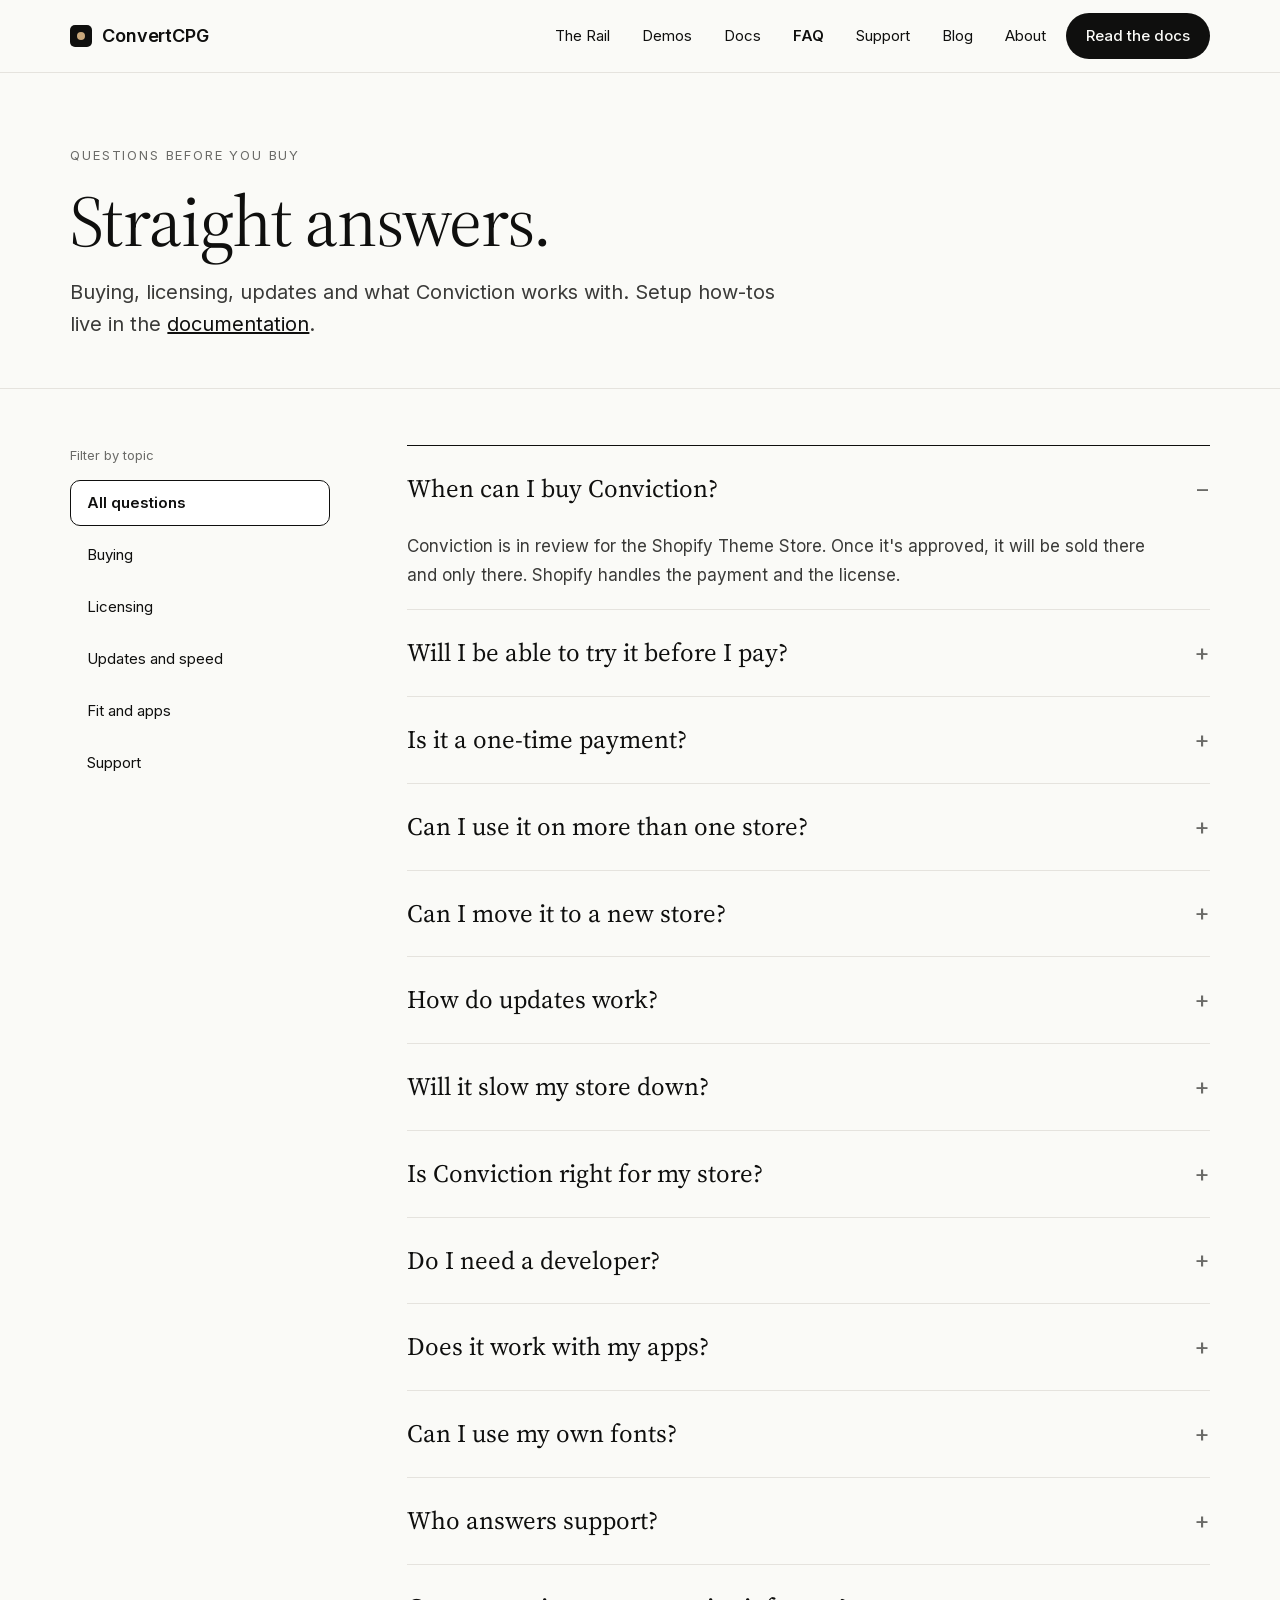
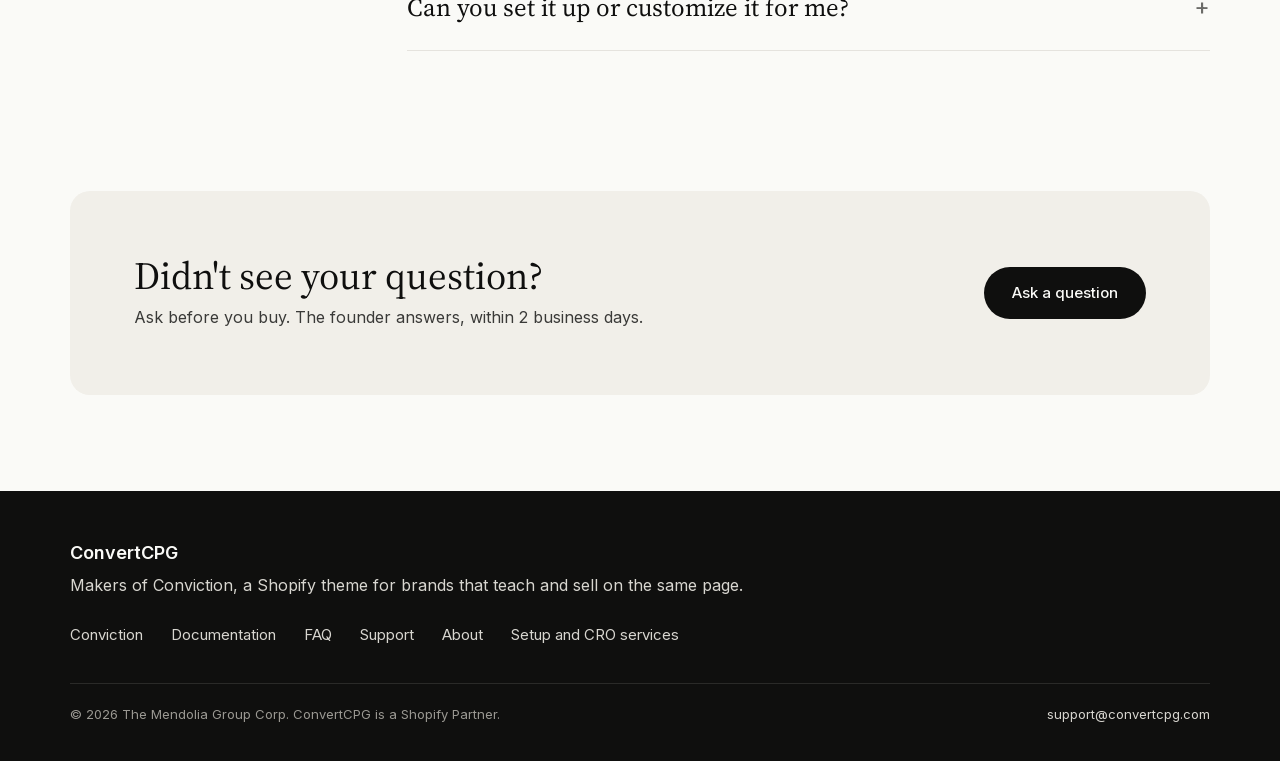
<file: conviction/faq/index.html>
<!doctype html>
<html lang="en">
<head>
<meta charset="utf-8">
<meta name="viewport" content="width=device-width, initial-scale=1">
<title>Conviction FAQ · ConvertCPG</title>
<meta name="description" content="Straight answers about Conviction, the Shopify theme: buying, licensing, updates, apps and support.">
<link rel="canonical" href="https://convertcpg.com/conviction/faq/">
<meta property="og:type" content="website">
<meta property="og:site_name" content="ConvertCPG">
<meta property="og:title" content="Conviction FAQ · ConvertCPG">
<meta property="og:description" content="Straight answers about Conviction, the Shopify theme: buying, licensing, updates, apps and support.">
<meta property="og:url" content="https://convertcpg.com/conviction/faq/">
<meta property="og:image" content="https://convertcpg.com/assets/conviction/img/sowfield-hero.jpg">
<meta name="twitter:card" content="summary_large_image">
<meta name="theme-color" content="#FAFAF7">
<link rel="icon" href="/favicon.ico" sizes="any">
<link rel="icon" type="image/png" sizes="32x32" href="/favicon-32.png">
<link rel="apple-touch-icon" href="/apple-touch-icon.png">
<link rel="preconnect" href="https://fonts.googleapis.com">
<link rel="preconnect" href="https://fonts.gstatic.com" crossorigin>
<link href="https://fonts.googleapis.com/css2?family=Source+Serif+4:ital,opsz,wght@0,8..60,400;0,8..60,600;1,8..60,400&display=swap" rel="stylesheet">
<link rel="stylesheet" href="/assets/conviction.css">
<script type="application/ld+json">{"@context":"https://schema.org","@type":"FAQPage","mainEntity":[{"@type":"Question","name":"When can I buy Conviction?","acceptedAnswer":{"@type":"Answer","text":"Conviction is in review for the Shopify Theme Store. Once it's approved, it will be sold there and only there. Shopify handles the payment and the license."}},{"@type":"Question","name":"Will I be able to try it before I pay?","acceptedAnswer":{"@type":"Answer","text":"Yes. Shopify lets you add a Theme Store theme to your store and customize it with your own products for free. You only pay when you publish it."}},{"@type":"Question","name":"Is it a one-time payment?","acceptedAnswer":{"@type":"Answer","text":"Yes. One payment on the Shopify Theme Store, no subscription. Updates are free for as long as you use the theme."}},{"@type":"Question","name":"Can I use it on more than one store?","acceptedAnswer":{"@type":"Answer","text":"Each purchase covers one store. One license covers every market inside that store. For a second store, buy Conviction from that store."}},{"@type":"Question","name":"Can I move it to a new store?","acceptedAnswer":{"@type":"Answer","text":"Shopify allows a transfer when both stores have the same owner and the old store is closed. Contact Shopify Support to start it."}},{"@type":"Question","name":"How do updates work?","acceptedAnswer":{"@type":"Answer","text":"New versions appear in your theme library. Updates that change settings install as a copy, so you can review before publishing. Every release is listed in the docs with what changed."}},{"@type":"Question","name":"Will it slow my store down?","acceptedAnswer":{"@type":"Answer","text":"Conviction has no app dependencies, and every release is tested with Lighthouse before it ships. Shopify also checks speed before listing any theme."}},{"@type":"Question","name":"Is Conviction right for my store?","acceptedAnswer":{"@type":"Answer","text":"It's built for brands with a product worth explaining: supplements, wellness, food and drink, beauty, devices. If you sell thousands of SKUs and shoppers mostly browse, a catalog-first theme will serve you better."}},{"@type":"Question","name":"Do I need a developer?","acceptedAnswer":{"@type":"Answer","text":"No. Everything is set in the theme editor. The docs walk through every section, and support answers setup questions."}},{"@type":"Question","name":"Does it work with my apps?","acceptedAnswer":{"@type":"Answer","text":"Reviews, bundles and other apps plug in with app blocks on the product page. Subscriptions from Shopify Subscriptions, Recharge, Skio, Smartrr and any app that uses selling plans show up in the buy box on their own."}},{"@type":"Question","name":"Can I use my own fonts?","acceptedAnswer":{"@type":"Answer","text":"Conviction uses Shopify\u2019s font library, which works on every device and loads fast. Pick any font there in Theme settings."}},{"@type":"Question","name":"Who answers support?","acceptedAnswer":{"@type":"Answer","text":"The person who built Conviction. We reply within 2 business days, Monday to Friday."}},{"@type":"Question","name":"Can you set it up or customize it for me?","acceptedAnswer":{"@type":"Answer","text":"Yes, as a separate paid service from the same team. It is not part of the theme price."}}]}</script>
<script type="text/javascript">
    (function(c,l,a,r,i,t,y){
        c[a]=c[a]||function(){(c[a].q=c[a].q||[]).push(arguments)};
        t=l.createElement(r);t.async=1;t.src="https://www.clarity.ms/tag/"+i;
        y=l.getElementsByTagName(r)[0];y.parentNode.insertBefore(t,y);
    })(window, document, "clarity", "script", "yrv56geech");
</script>
</head>
<body>
<a class="skip" href="#content">Skip to content</a>
<header class="site-header">
<div class="site-header__inner">
<a class="logo" href="/"><span class="logo__mark" aria-hidden="true"></span>ConvertCPG</a>
<nav class="site-nav" id="site-nav" aria-label="Main">
<a href="/#rail">The Rail</a>
<a href="/#demos">Demos</a>
<a href="/conviction/docs/">Docs</a>
<a href="/conviction/faq/" aria-current="page">FAQ</a>
<a href="/conviction/support/">Support</a>
<a href="/blog/">Blog</a>
<a href="/about/">About</a>
<a class="pill" href="/conviction/docs/">Read the docs</a>
</nav>
<button class="menu-toggle" type="button" aria-label="Menu" aria-expanded="false" aria-controls="site-nav"><svg width="22" height="22" viewBox="0 0 24 24" fill="none" stroke="currentColor" stroke-width="1.8" aria-hidden="true"><path d="M4 8h16M4 16h16"></path></svg></button>
</div>
</header>

<main id="content">
<section class="support-hero">
<div class="eyebrow">Questions before you buy</div>
<h1 class="display">Straight answers.</h1>
<p class="lead">Buying, licensing, updates and what Conviction works with. Setup how-tos live in the <a href="/conviction/docs/">documentation</a>.</p>
</section>
<section class="section faq-page" style="padding-top:56px">
<div class="topics" role="group" aria-label="Filter by topic"><small>Filter by topic</small><button type="button" data-topic="all" aria-pressed="true">All questions</button><button type="button" data-topic="buying" aria-pressed="false">Buying</button><button type="button" data-topic="license" aria-pressed="false">Licensing</button><button type="button" data-topic="updates" aria-pressed="false">Updates and speed</button><button type="button" data-topic="fit" aria-pressed="false">Fit and apps</button><button type="button" data-topic="support" aria-pressed="false">Support</button></div>
<div class="faq faq--big"><details data-topics="buying" open><summary>When can I buy Conviction?</summary><p>Conviction is in review for the Shopify Theme Store. Once it&#x27;s approved, it will be sold there and only there. Shopify handles the payment and the license.</p></details><details data-topics="buying"><summary>Will I be able to try it before I pay?</summary><p>Yes. Shopify lets you add a Theme Store theme to your store and customize it with your own products for free. You only pay when you publish it.</p></details><details data-topics="buying"><summary>Is it a one-time payment?</summary><p>Yes. One payment on the Shopify Theme Store, no subscription. Updates are free for as long as you use the theme.</p></details><details data-topics="license"><summary>Can I use it on more than one store?</summary><p>Each purchase covers one store. One license covers every market inside that store. For a second store, buy Conviction from that store.</p></details><details data-topics="license"><summary>Can I move it to a new store?</summary><p>Shopify allows a transfer when both stores have the same owner and the old store is closed. Contact Shopify Support to start it.</p></details><details data-topics="updates"><summary>How do updates work?</summary><p>New versions appear in your theme library. Updates that change settings install as a copy, so you can review before publishing. Every release is listed in the docs with what changed.</p></details><details data-topics="updates"><summary>Will it slow my store down?</summary><p>Conviction has no app dependencies, and every release is tested with Lighthouse before it ships. Shopify also checks speed before listing any theme.</p></details><details data-topics="fit"><summary>Is Conviction right for my store?</summary><p>It&#x27;s built for brands with a product worth explaining: supplements, wellness, food and drink, beauty, devices. If you sell thousands of SKUs and shoppers mostly browse, a catalog-first theme will serve you better.</p></details><details data-topics="fit"><summary>Do I need a developer?</summary><p>No. Everything is set in the theme editor. The docs walk through every section, and support answers setup questions.</p></details><details data-topics="fit"><summary>Does it work with my apps?</summary><p>Reviews, bundles and other apps plug in with app blocks on the product page. Subscriptions from Shopify Subscriptions, Recharge, Skio, Smartrr and any app that uses selling plans show up in the buy box on their own.</p></details><details data-topics="fit"><summary>Can I use my own fonts?</summary><p>Conviction uses Shopify’s font library, which works on every device and loads fast. Pick any font there in Theme settings.</p></details><details data-topics="support"><summary>Who answers support?</summary><p>The person who built Conviction. We reply within 2 business days, Monday to Friday.</p></details><details data-topics="support"><summary>Can you set it up or customize it for me?</summary><p>Yes, as a separate paid service from the same team. It is not part of the theme price. <a href="/services/">See setup and CRO services</a>.</p></details></div>
</section>
<section class="cta-band" style="background:var(--tint);color:var(--ink)">
<div><h2 style="font-size:clamp(28px,3vw,40px)">Didn't see your question?</h2><p style="margin:8px 0 0;color:#3A3A38">Ask before you buy. The founder answers, within 2 business days.</p></div>
<a class="button" href="/conviction/support/">Ask a question</a>
</section>
</main>
<footer class="site-footer">
<div class="site-footer__top">
<div><div class="site-footer__brand">ConvertCPG</div><div>Makers of Conviction, a Shopify theme for brands that teach and sell on the same page.</div></div>
<div class="site-footer__links">
<a href="/">Conviction</a>
<a href="/conviction/docs/">Documentation</a>
<a href="/conviction/faq/">FAQ</a>
<a href="/conviction/support/">Support</a>
<a href="/about/">About</a>
<a href="/services/">Setup and CRO services</a>
</div>
</div>
<div class="site-footer__bottom"><span>© 2026 The Mendolia Group Corp. ConvertCPG is a Shopify Partner.</span><a href="mailto:support@convertcpg.com">support@convertcpg.com</a></div>
</footer>
<script src="/assets/conviction.js" defer></script>
</body>
</html>
</file>
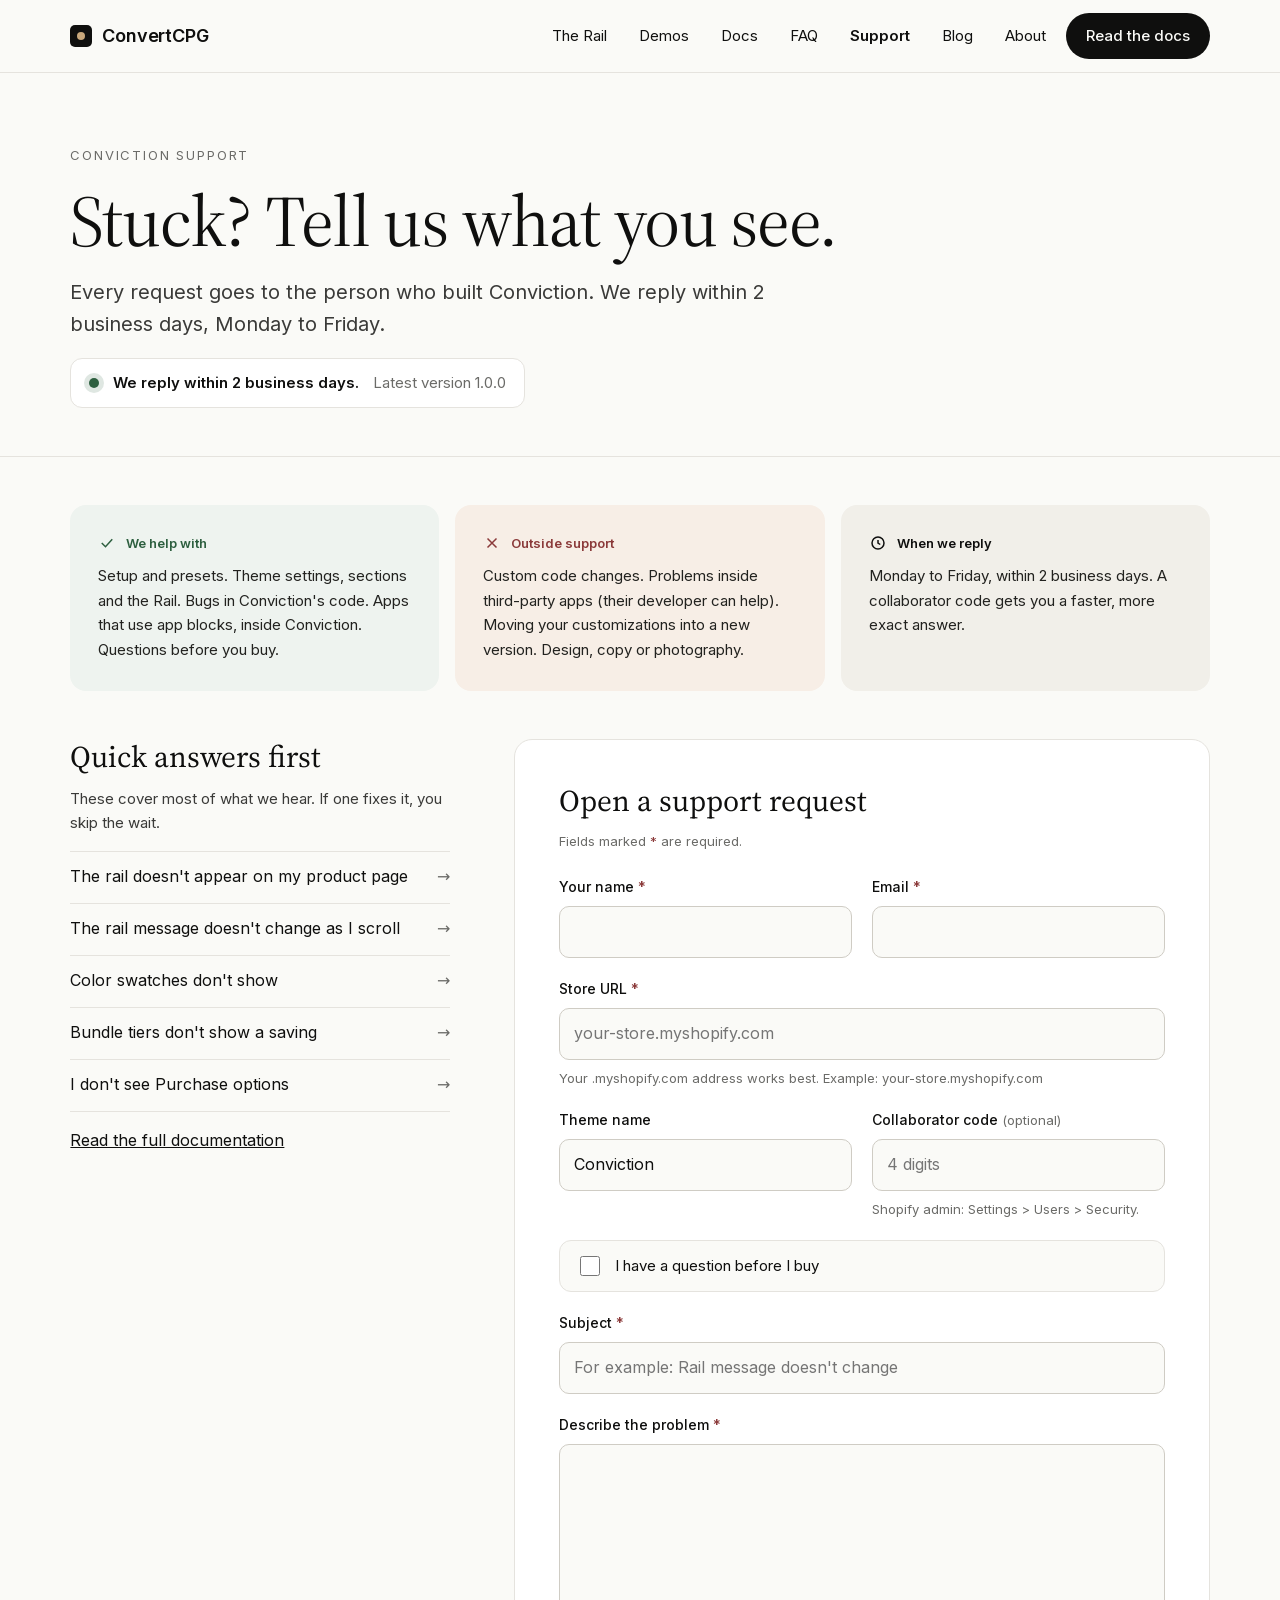
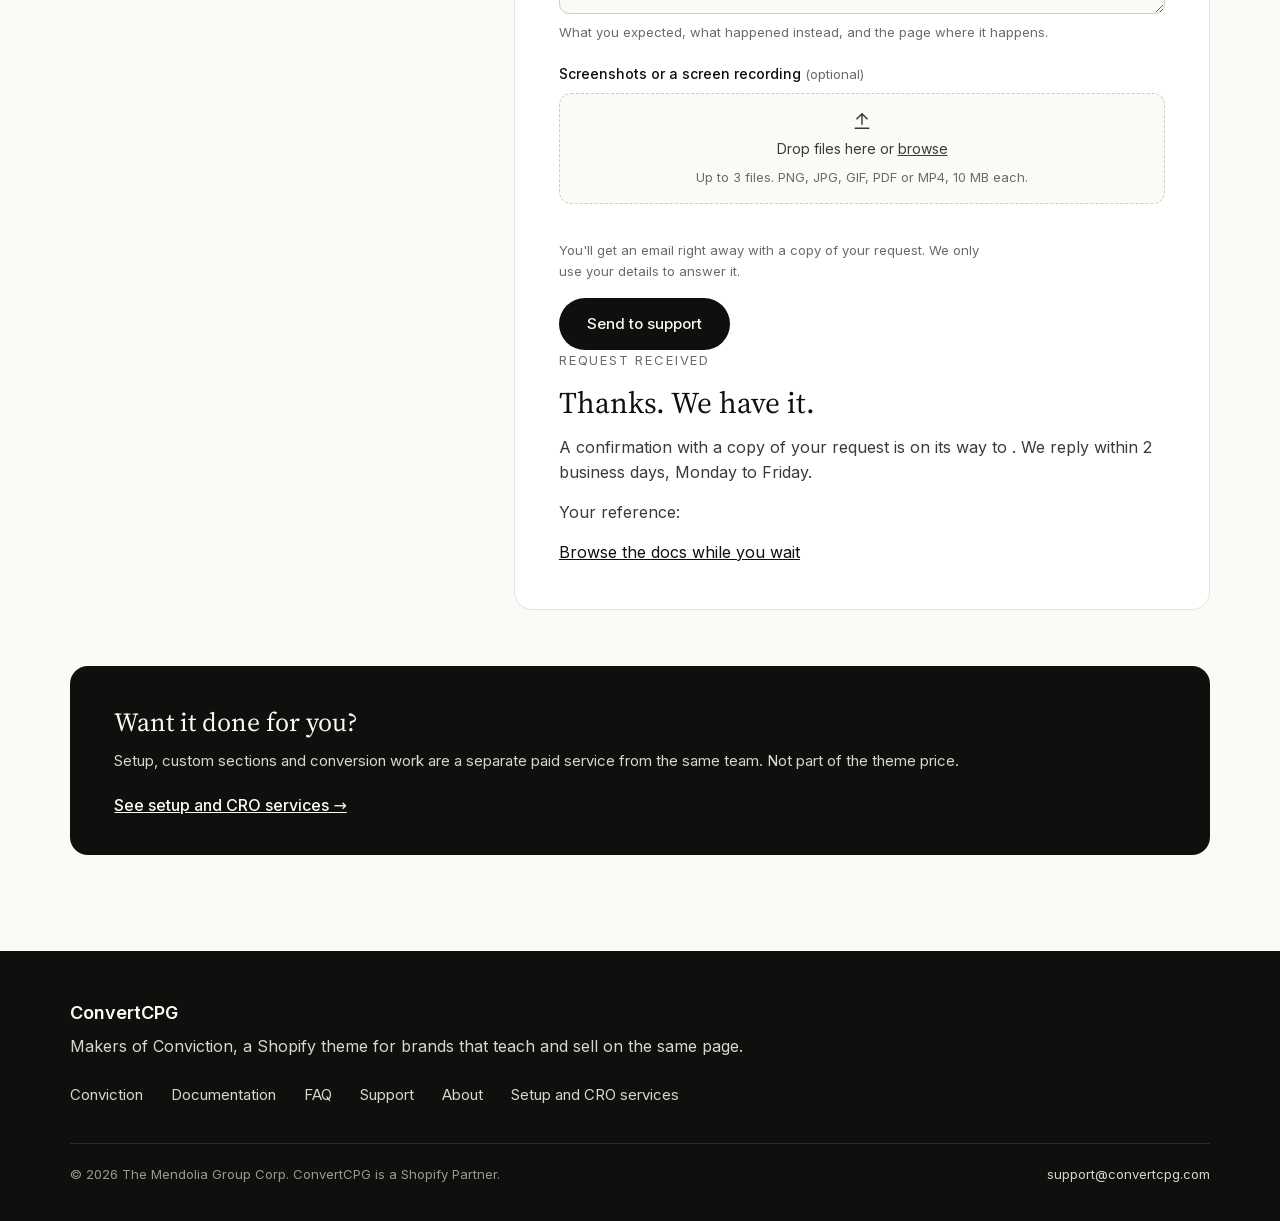
<file: conviction/support/index.html>
<!doctype html>
<html lang="en">
<head>
<meta charset="utf-8">
<meta name="viewport" content="width=device-width, initial-scale=1">
<title>Conviction theme support · ConvertCPG</title>
<meta name="description" content="Get help with Conviction, the Shopify theme by ConvertCPG. Every request is answered by the person who built it, within 2 business days.">
<link rel="canonical" href="https://convertcpg.com/conviction/support/">
<meta property="og:type" content="website">
<meta property="og:site_name" content="ConvertCPG">
<meta property="og:title" content="Conviction theme support">
<meta property="og:description" content="Stuck? Tell us what you see. Replies within 2 business days.">
<meta property="og:url" content="https://convertcpg.com/conviction/support/">
<meta name="theme-color" content="#FAFAF7">
<link rel="icon" href="/favicon.ico" sizes="any">
<link rel="icon" type="image/png" sizes="32x32" href="/favicon-32.png">
<link rel="apple-touch-icon" href="/apple-touch-icon.png">
<link rel="preconnect" href="https://fonts.googleapis.com">
<link rel="preconnect" href="https://fonts.gstatic.com" crossorigin>
<link href="https://fonts.googleapis.com/css2?family=Source+Serif+4:ital,opsz,wght@0,8..60,400;0,8..60,600;1,8..60,400&display=swap" rel="stylesheet">
<link rel="stylesheet" href="/assets/conviction.css">
<script type="text/javascript">
    (function(c,l,a,r,i,t,y){
        c[a]=c[a]||function(){(c[a].q=c[a].q||[]).push(arguments)};
        t=l.createElement(r);t.async=1;t.src="https://www.clarity.ms/tag/"+i;
        y=l.getElementsByTagName(r)[0];y.parentNode.insertBefore(t,y);
    })(window, document, "clarity", "script", "yrv56geech");
</script>
</head>
<body>
<a class="skip" href="#content">Skip to content</a>
<header class="site-header">
<div class="site-header__inner">
<a class="logo" href="/"><span class="logo__mark" aria-hidden="true"></span>ConvertCPG</a>
<nav class="site-nav" id="site-nav" aria-label="Main">
<a href="/#rail">The Rail</a>
<a href="/#demos">Demos</a>
<a href="/conviction/docs/">Docs</a>
<a href="/conviction/faq/">FAQ</a>
<a href="/conviction/support/" aria-current="page">Support</a>
<a href="/blog/">Blog</a>
<a href="/about/">About</a>
<a class="pill" href="/conviction/docs/">Read the docs</a>
</nav>
<button class="menu-toggle" type="button" aria-label="Menu" aria-expanded="false" aria-controls="site-nav"><svg width="22" height="22" viewBox="0 0 24 24" fill="none" stroke="currentColor" stroke-width="1.8" aria-hidden="true"><path d="M4 8h16M4 16h16"></path></svg></button>
</div>
</header>

<main id="content">
<section class="support-hero">
<div class="eyebrow">Conviction support</div>
<h1 class="display">Stuck? Tell us what you see.</h1>
<p class="lead">Every request goes to the person who built Conviction. We reply within 2 business days, Monday to Friday.</p>
<div class="status"><span class="status__dot" aria-hidden="true"></span><strong>We reply within 2 business days.</strong><span style="color:#6B6B68">Latest version 1.0.0</span></div>
</section>

<section class="scope" aria-label="What support covers">
<div class="scope__card scope__card--ok">
<div class="scope__label"><svg width="18" height="18" viewBox="0 0 24 24" fill="none" stroke="currentColor" stroke-width="2" aria-hidden="true"><path d="M5 12l5 5 9-10"></path></svg>We help with</div>
<p>Setup and presets. Theme settings, sections and the Rail. Bugs in Conviction's code. Apps that use app blocks, inside Conviction. Questions before you buy.</p>
</div>
<div class="scope__card scope__card--no">
<div class="scope__label"><svg width="18" height="18" viewBox="0 0 24 24" fill="none" stroke="currentColor" stroke-width="2" aria-hidden="true"><path d="M6 6l12 12M18 6L6 18"></path></svg>Outside support</div>
<p>Custom code changes. Problems inside third-party apps (their developer can help). Moving your customizations into a new version. Design, copy or photography.</p>
</div>
<div class="scope__card">
<div class="scope__label"><svg width="18" height="18" viewBox="0 0 24 24" fill="none" stroke="currentColor" stroke-width="2" aria-hidden="true"><circle cx="12" cy="12" r="8"></circle><path d="M12 8v4l3 2"></path></svg>When we reply</div>
<p>Monday to Friday, within 2 business days. A collaborator code gets you a faster, more exact answer.</p>
</div>
</section>

<div class="support-main">
<aside class="quick" aria-labelledby="quick-title">
<h2 id="quick-title">Quick answers first</h2>
<p>These cover most of what we hear. If one fixes it, you skip the wait.</p>
<ul>
<li><a href="/conviction/docs/#faq">The rail doesn't appear on my product page</a></li>
<li><a href="/conviction/docs/#faq">The rail message doesn't change as I scroll</a></li>
<li><a href="/conviction/docs/#color-swatches">Color swatches don't show</a></li>
<li><a href="/conviction/docs/#bundle-tiers-multipacks">Bundle tiers don't show a saving</a></li>
<li><a href="/conviction/docs/#subscriptions-and-purchase-options">I don't see Purchase options</a></li>
</ul>
<a href="/conviction/docs/">Read the full documentation</a>
</aside>

<section class="ticket" aria-labelledby="ticket-title">
<form id="support-form" novalidate data-endpoint="https://script.google.com/macros/s/AKfycbyFqsEktudF5mVP9ejOATatsoR8jIpyc_XU69UpLYkAUVA4H9FTzPpFqZKhz1RdTMSsAg/exec">
<h2 id="ticket-title">Open a support request</h2>
<p class="hint" style="margin:0 0 24px">Fields marked <span class="req" aria-hidden="true">*</span> are required.</p>
<div class="fields">
<label class="field"><span>Your name <span class="req" aria-hidden="true">*</span></span>
<input type="text" name="name" autocomplete="name" required></label>
<label class="field"><span>Email <span class="req" aria-hidden="true">*</span></span>
<input type="email" name="email" autocomplete="email" required></label>
<label class="field field--full"><span>Store URL <span class="req" aria-hidden="true">*</span></span>
<input type="text" name="store" inputmode="url" required placeholder="your-store.myshopify.com" aria-describedby="store-hint">
<span class="hint" id="store-hint">Your .myshopify.com address works best. Example: your-store.myshopify.com</span></label>
<label class="field"><span>Theme name</span>
<input type="text" name="theme" value="Conviction"></label>
<label class="field"><span>Collaborator code <span class="hint">(optional)</span></span>
<input type="text" name="collab" inputmode="numeric" placeholder="4 digits" aria-describedby="collab-hint">
<span class="hint" id="collab-hint">Shopify admin: Settings &gt; Users &gt; Security.</span></label>
<label class="check field--full"><input type="checkbox" name="presale" value="yes">I have a question before I buy</label>
<label class="field field--full"><span>Subject <span class="req" aria-hidden="true">*</span></span>
<input type="text" name="subject" required placeholder="For example: Rail message doesn't change"></label>
<label class="field field--full"><span>Describe the problem <span class="req" aria-hidden="true">*</span></span>
<textarea name="description" required aria-describedby="desc-hint"></textarea>
<span class="hint" id="desc-hint">What you expected, what happened instead, and the page where it happens.</span></label>
<div class="field field--full">
<span id="files-label">Screenshots or a screen recording <span class="hint">(optional)</span></span>
<label class="drop" id="drop">
<svg width="22" height="22" viewBox="0 0 24 24" fill="none" stroke="currentColor" stroke-width="1.6" aria-hidden="true"><path d="M12 16V4M6 10l6-6 6 6M4 20h16"></path></svg>
<span>Drop files here or <u>browse</u></span>
<span class="hint">Up to 3 files. PNG, JPG, GIF, PDF or MP4, 10 MB each.</span>
<input type="file" name="files" id="files" multiple accept="image/png,image/jpeg,image/gif,image/webp,application/pdf,video/mp4,video/quicktime" aria-labelledby="files-label">
</label>
<ul class="file-list" id="file-list" aria-live="polite"></ul>
</div>
<div class="hp" aria-hidden="true"><label>Leave this empty<input type="text" name="website" tabindex="-1" autocomplete="off"></label></div>
</div>
<div class="ticket__foot">
<p>You'll get an email right away with a copy of your request. We only use your details to answer it.</p>
<button class="button" type="submit" id="send">Send to support</button>
</div>
<div class="form-msg form-msg--error" id="form-error" role="alert" hidden></div>
</form>
<div class="thanks" id="thanks" hidden tabindex="-1">
<div class="eyebrow">Request received</div>
<h2>Thanks. We have it.</h2>
<p>A confirmation with a copy of your request is on its way to <strong id="thanks-email"></strong>. We reply within 2 business days, Monday to Friday.</p>
<p>Your reference: <strong id="thanks-id"></strong></p>
<p><a href="/conviction/docs/">Browse the docs while you wait</a></p>
</div>
</section>
</div>

<section class="service-band">
<div><h2>Want it done for you?</h2><p>Setup, custom sections and conversion work are a separate paid service from the same team. Not part of the theme price.</p></div>
<a href="/services/">See setup and CRO services →</a>
</section>
</main>

<footer class="site-footer">
<div class="site-footer__top">
<div><div class="site-footer__brand">ConvertCPG</div><div>Makers of Conviction, a Shopify theme for brands that teach and sell on the same page.</div></div>
<div class="site-footer__links">
<a href="/">Conviction</a>
<a href="/conviction/docs/">Documentation</a>
<a href="/conviction/faq/">FAQ</a>
<a href="/conviction/support/">Support</a>
<a href="/about/">About</a>
<a href="/services/">Setup and CRO services</a>
</div>
</div>
<div class="site-footer__bottom"><span>© 2026 The Mendolia Group Corp. ConvertCPG is a Shopify Partner.</span><a href="mailto:support@convertcpg.com">support@convertcpg.com</a></div>
</footer>
<script src="/assets/conviction.js" defer></script>

<script>
(function () {
  var form = document.getElementById('support-form');
  var input = document.getElementById('files');
  var list = document.getElementById('file-list');
  var drop = document.getElementById('drop');
  var err = document.getElementById('form-error');
  var send = document.getElementById('send');
  var MAX_FILES = 3, MAX_BYTES = 10 * 1024 * 1024;
  var files = [];

  function showError(msg) { err.innerHTML = msg; err.hidden = false; }
  function clearError() { err.hidden = true; err.textContent = ''; }
  function size(b) { return b > 1048576 ? (b / 1048576).toFixed(1) + ' MB' : Math.max(1, Math.round(b / 1024)) + ' KB'; }

  function render() {
    list.innerHTML = '';
    files.forEach(function (f, i) {
      var li = document.createElement('li');
      var name = document.createElement('span');
      name.textContent = f.name + ' (' + size(f.size) + ')';
      var rm = document.createElement('button');
      rm.type = 'button';
      rm.textContent = 'Remove';
      rm.setAttribute('aria-label', 'Remove ' + f.name);
      rm.addEventListener('click', function () { files.splice(i, 1); render(); });
      li.appendChild(name); li.appendChild(rm); list.appendChild(li);
    });
  }
  function add(fileList) {
    clearError();
    Array.prototype.forEach.call(fileList, function (f) {
      if (files.length >= MAX_FILES) { showError('You can attach up to 3 files.'); return; }
      if (f.size > MAX_BYTES) { showError(f.name + ' is over 10 MB. Try a smaller file or a link to it in the description.'); return; }
      files.push(f);
    });
    render();
    input.value = '';
  }
  input.addEventListener('change', function () { add(input.files); });
  ['dragenter', 'dragover'].forEach(function (t) { drop.addEventListener(t, function (e) { e.preventDefault(); drop.classList.add('is-over'); }); });
  ['dragleave', 'drop'].forEach(function (t) { drop.addEventListener(t, function (e) { e.preventDefault(); drop.classList.remove('is-over'); }); });
  drop.addEventListener('drop', function (e) { if (e.dataTransfer && e.dataTransfer.files) add(e.dataTransfer.files); });

  function readFile(f) {
    return new Promise(function (resolve, reject) {
      var r = new FileReader();
      r.onload = function () { resolve({ name: f.name, type: f.type || 'application/octet-stream', data: String(r.result).split(',')[1] }); };
      r.onerror = reject;
      r.readAsDataURL(f);
    });
  }

  function v(n) { return form.elements[n]; }
  form.addEventListener('submit', function (e) {
    e.preventDefault();
    clearError();
    var bad = Array.prototype.filter.call(form.querySelectorAll('[required]'), function (el) { return !el.value.trim(); });
    var email = v('email').value.trim();
    if (bad.length) { showError('Please fill in: ' + bad.map(function (el) { return el.closest('label').firstChild.textContent.replace('*', '').replace('(optional)', '').trim(); }).join(', ') + '.'); bad[0].focus(); return; }
    if (!/^[^\s@]+@[^\s@]+\.[^\s@]+$/.test(email)) { showError('Please check your email address.'); v('email').focus(); return; }
    if (v('website').value) return;

    var endpoint = form.getAttribute('data-endpoint');
    if (!endpoint) {
      showError('Our form is being set up. Please email <a href="mailto:support@convertcpg.com">support@convertcpg.com</a> with your store URL and screenshots. We reply within 2 business days.');
      return;
    }
    send.disabled = true; send.textContent = 'Sending...';
    Promise.all(files.map(readFile)).then(function (attachments) {
      var payload = {
        name: v('name').value.trim(), email: email, store: v('store').value.trim(),
        theme: v('theme').value.trim() || 'Conviction', collab: v('collab').value.trim(),
        presale: v('presale').checked, subject: v('subject').value.trim(),
        description: v('description').value.trim(), files: attachments,
        page: location.href, website: v('website').value
      };
      return fetch(endpoint, { method: 'POST', headers: { 'Content-Type': 'text/plain;charset=utf-8' }, body: JSON.stringify(payload) });
    }).then(function (res) { return res.json(); }).then(function (data) {
      if (!data || !data.ok) throw new Error((data && data.error) || 'failed');
      document.getElementById('thanks-email').textContent = email;
      document.getElementById('thanks-id').textContent = data.id;
      form.hidden = true;
      var t = document.getElementById('thanks'); t.hidden = false; t.focus();
    }).catch(function () {
      showError('Something went wrong sending your request. Please try again, or email <a href="mailto:support@convertcpg.com">support@convertcpg.com</a>.');
    }).then(function () { send.disabled = false; send.textContent = 'Send to support'; });
  });
})();
</script>
</body>
</html>
</file>
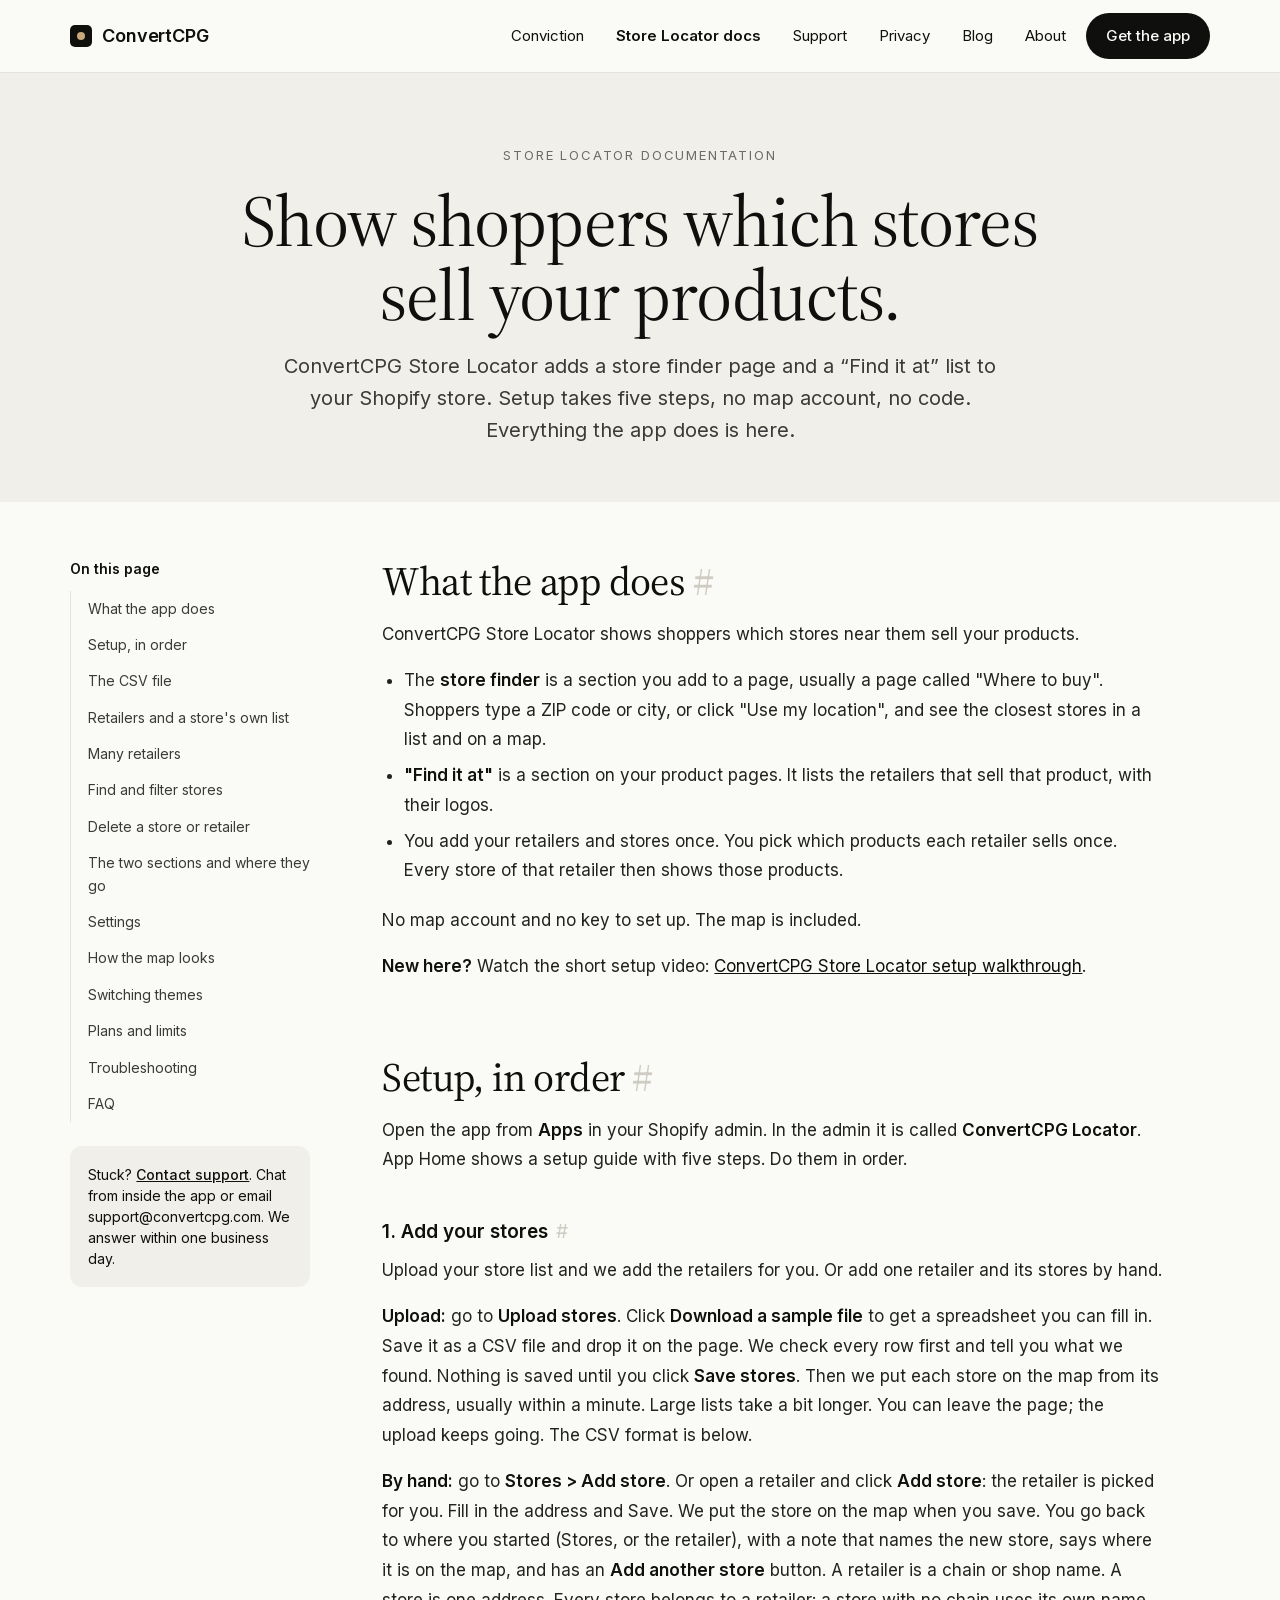
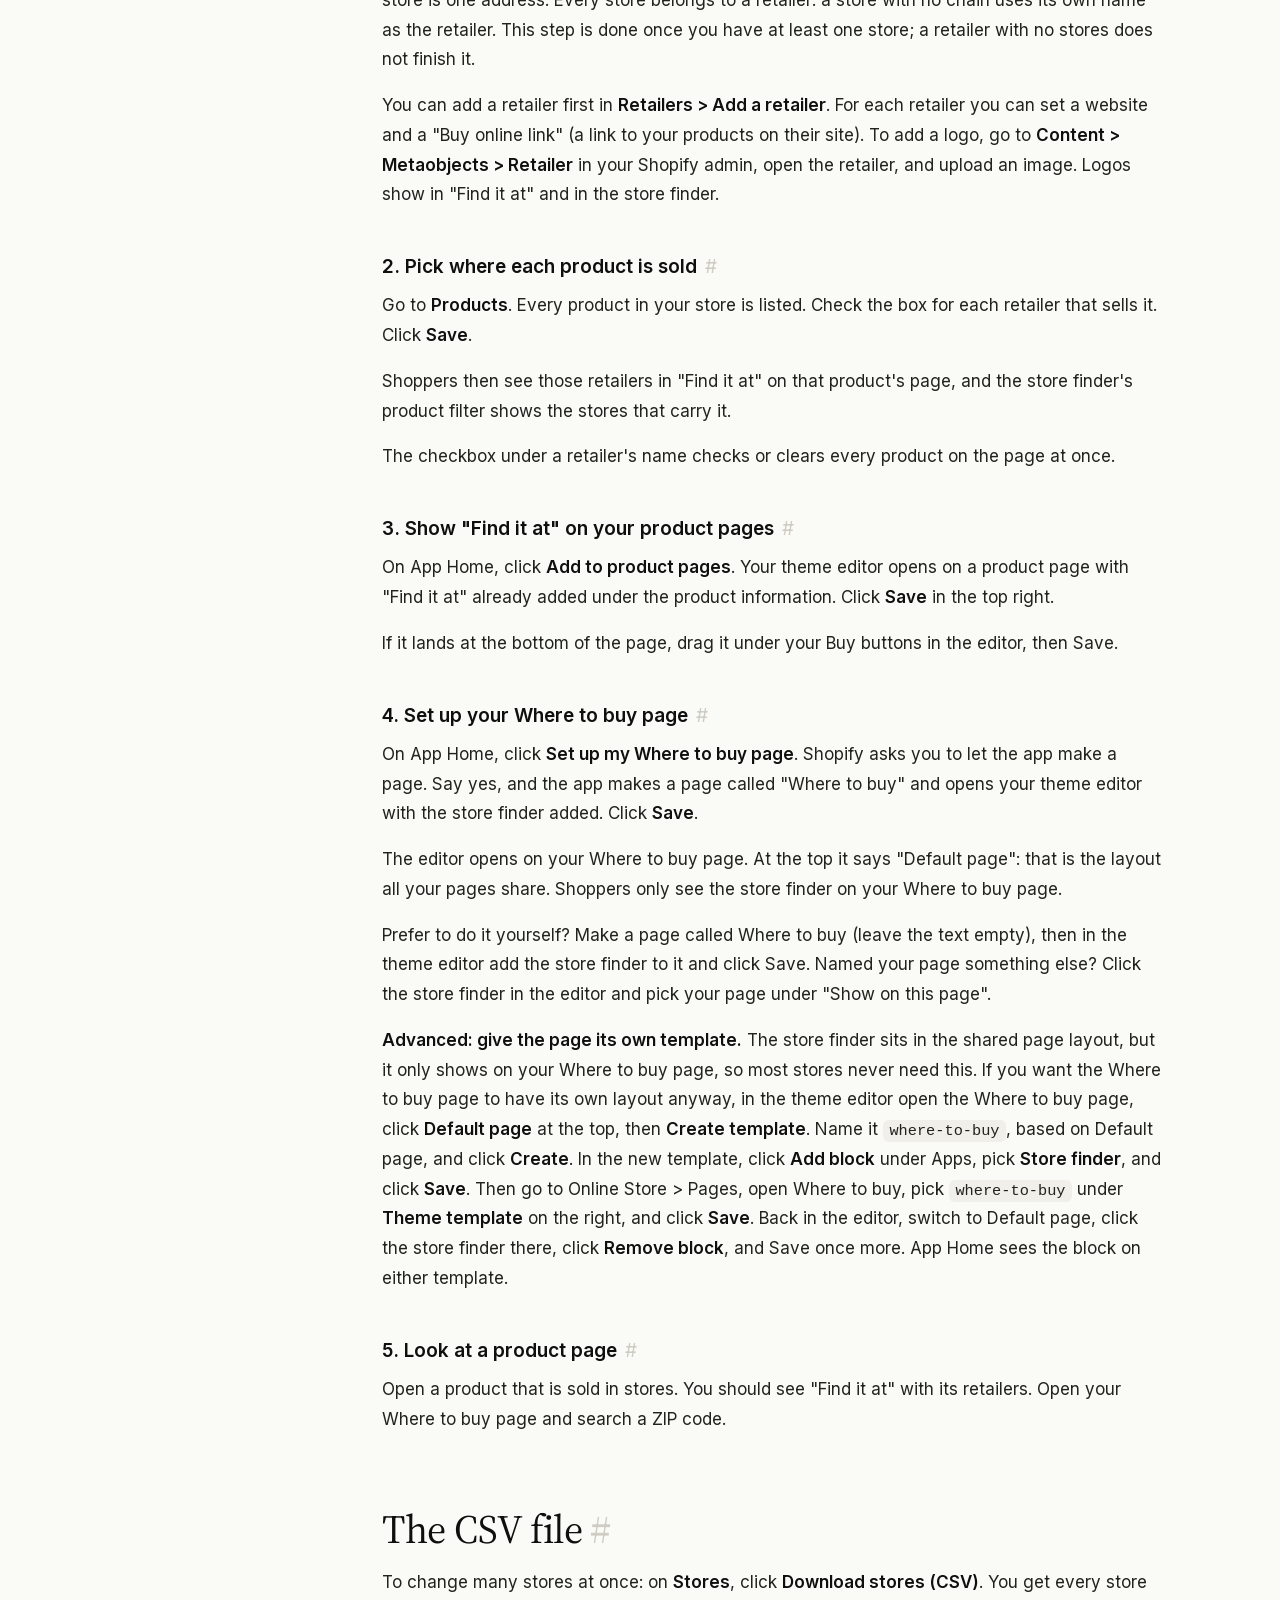
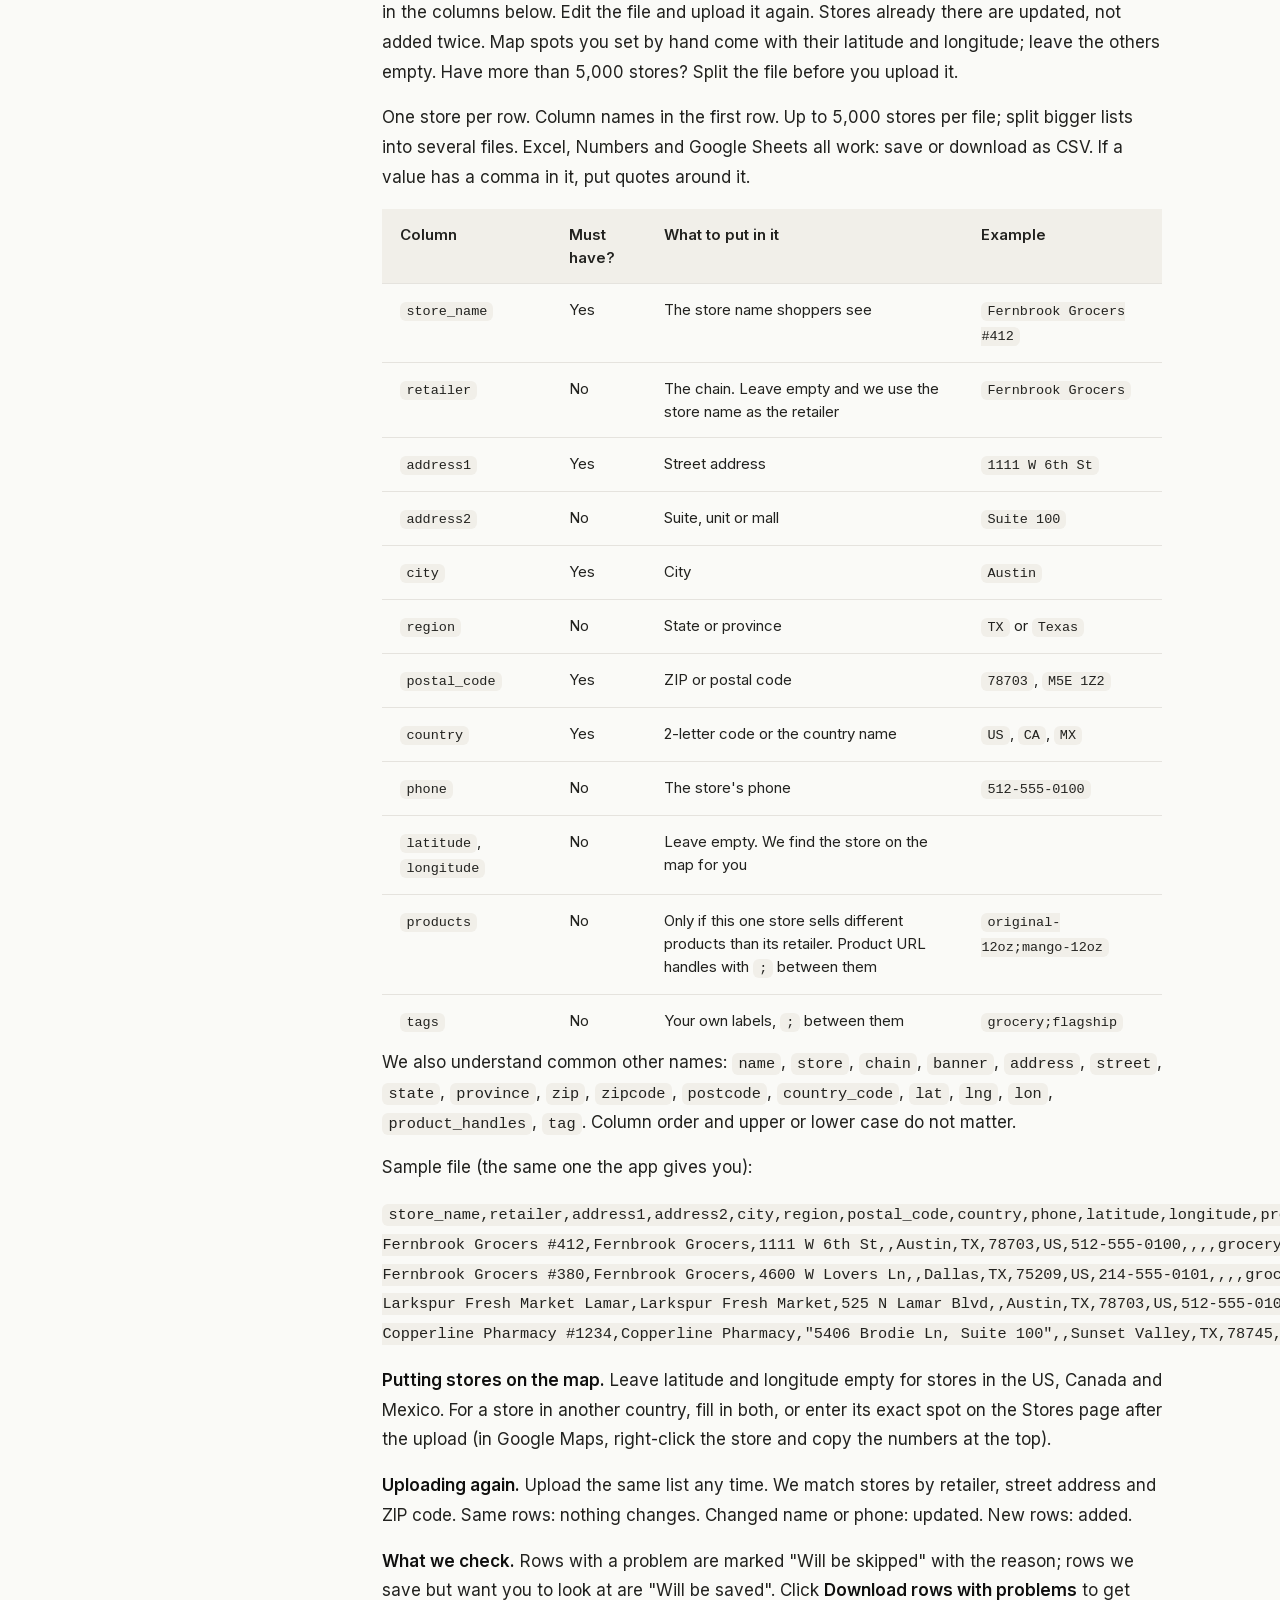
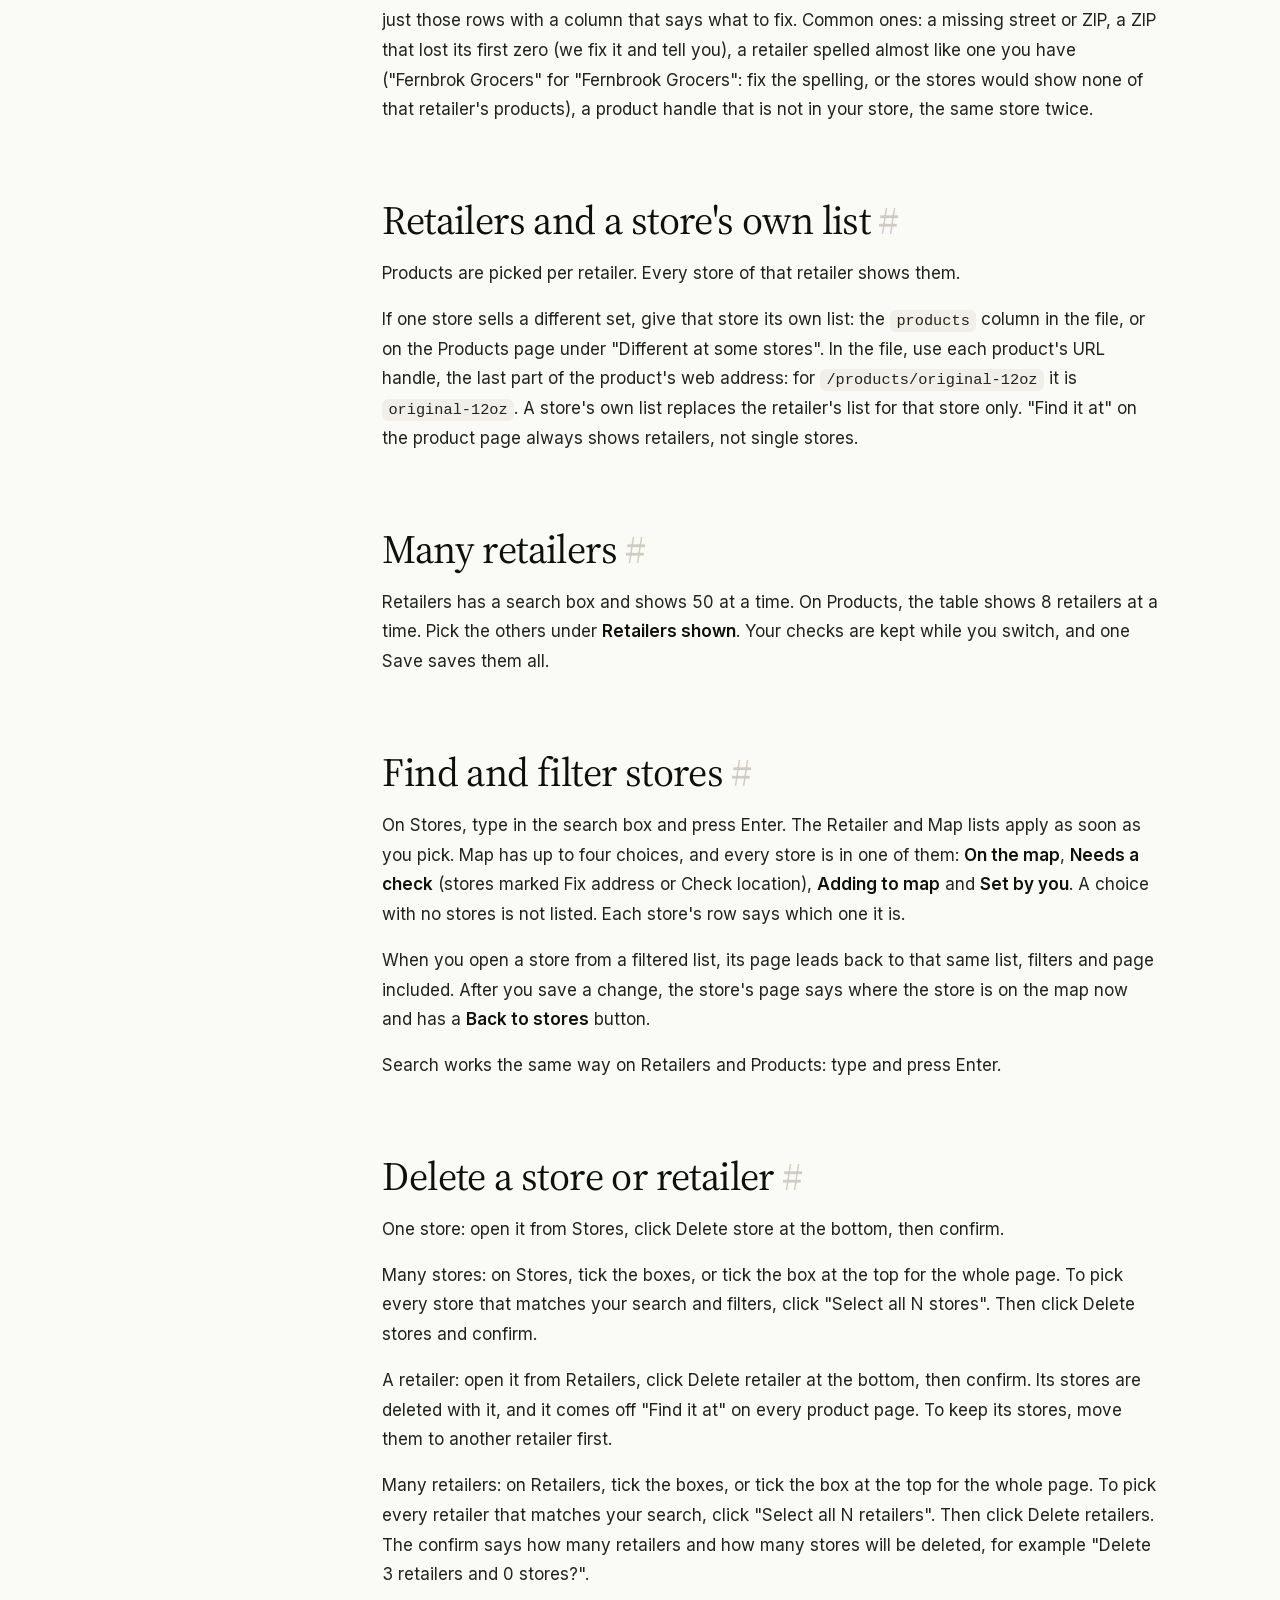
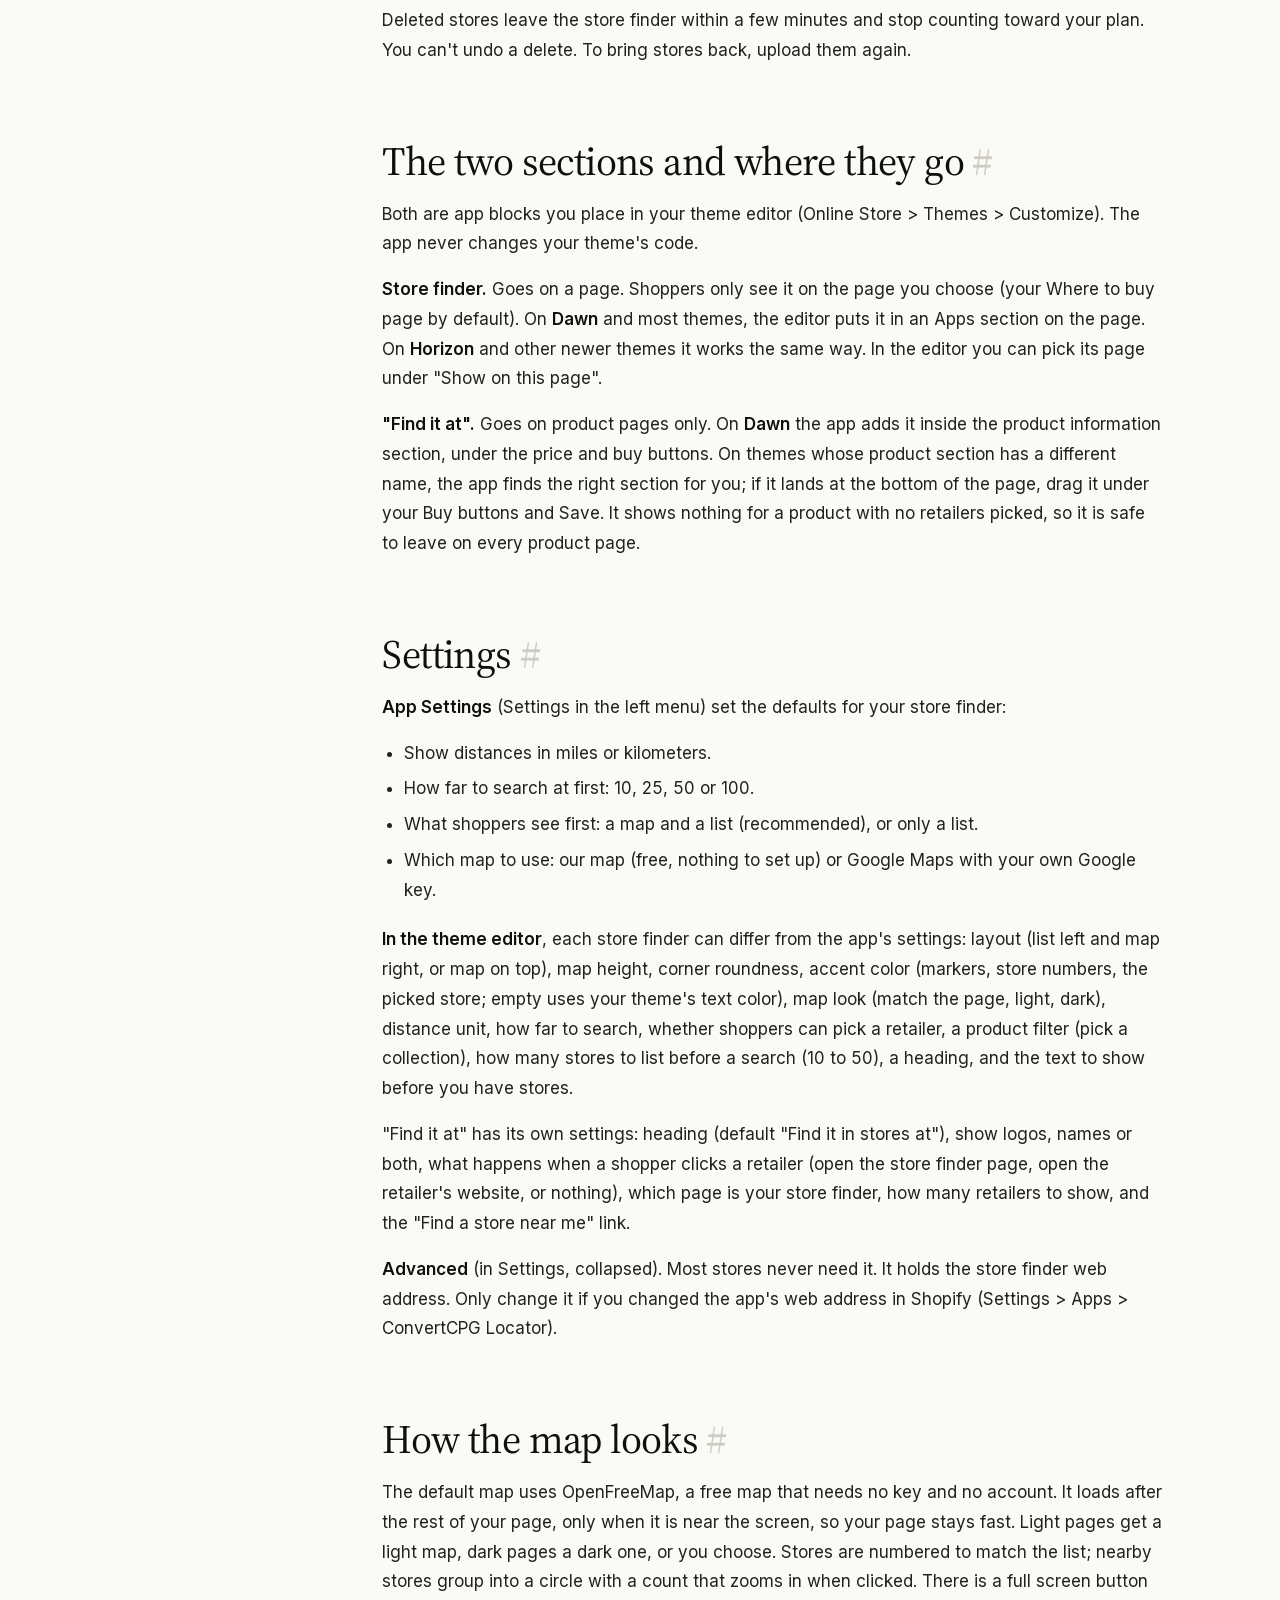
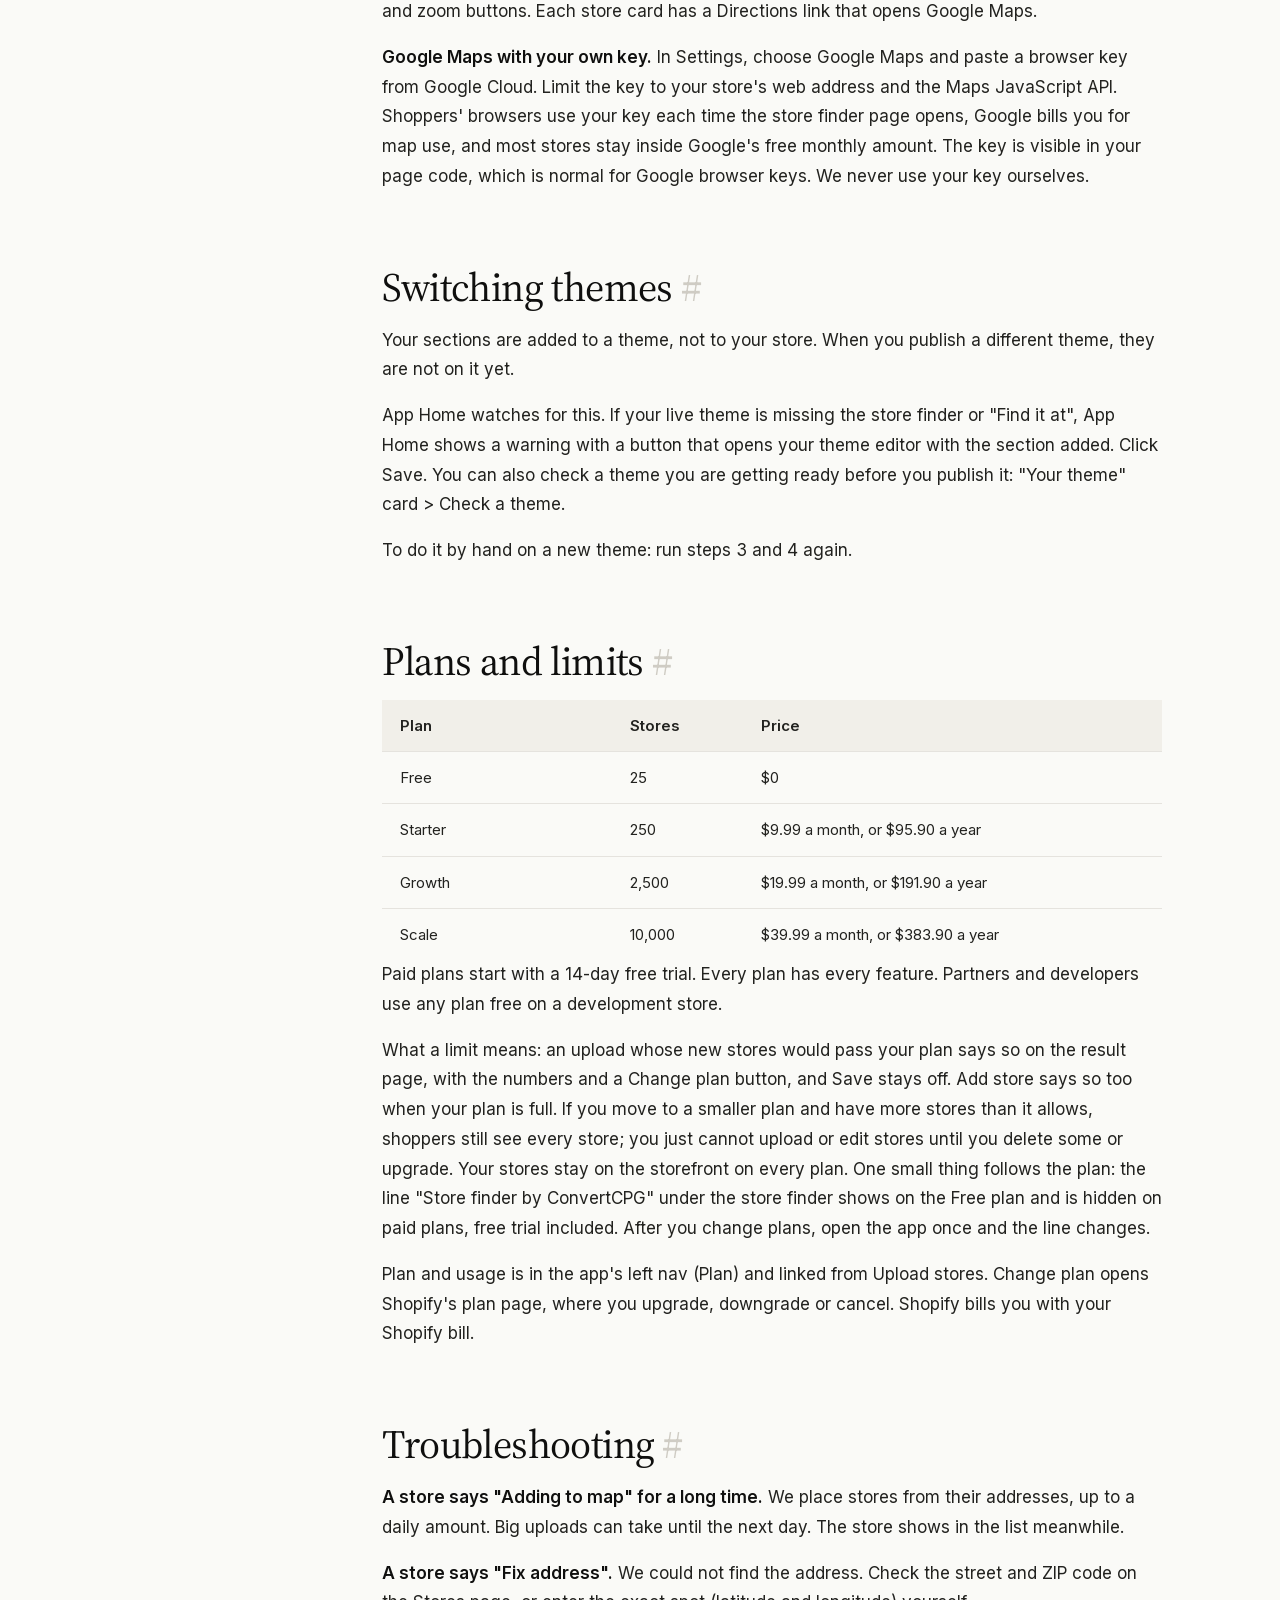
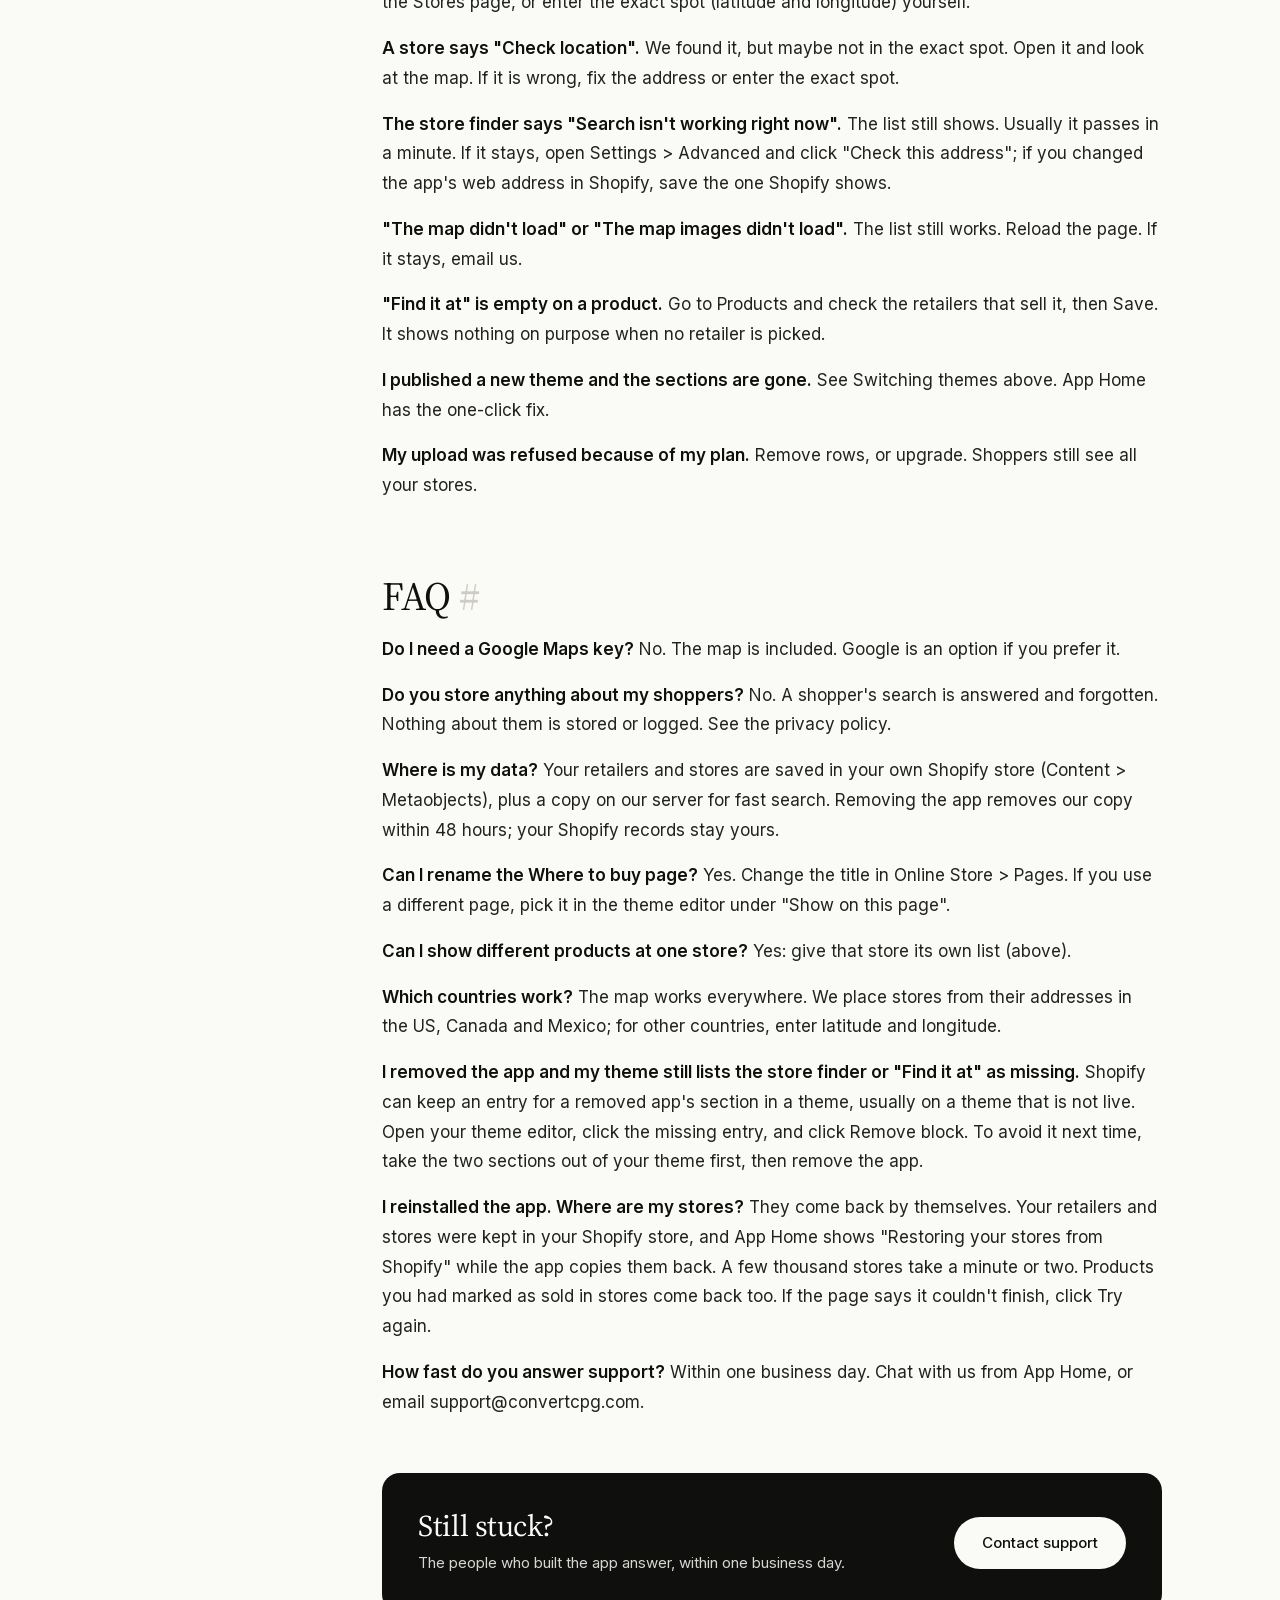
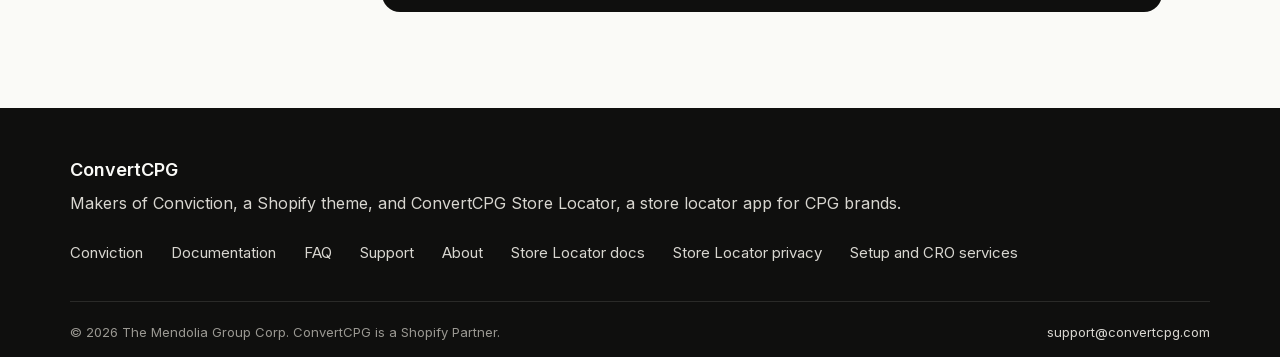
<file: apps/where-to-buy/docs/index.html>
<!doctype html>
<html lang="en">
<head>
<meta charset="utf-8">
<meta name="viewport" content="width=device-width, initial-scale=1">
<title>ConvertCPG Store Locator help docs · ConvertCPG</title>
<meta name="description" content="Setup, the CSV file, the two sections, settings, plans and fixes for ConvertCPG Store Locator, the store locator app for Shopify.">
<link rel="canonical" href="https://convertcpg.com/apps/where-to-buy/docs/">
<meta property="og:type" content="website">
<meta property="og:site_name" content="ConvertCPG">
<meta property="og:title" content="ConvertCPG Store Locator help docs">
<meta property="og:description" content="Setup, the CSV file, the two sections, settings, plans and fixes for ConvertCPG Store Locator, the store locator app for Shopify.">
<meta property="og:url" content="https://convertcpg.com/apps/where-to-buy/docs/">
<meta name="theme-color" content="#FAFAF7">
<link rel="icon" href="/favicon.ico" sizes="any">
<link rel="icon" type="image/png" sizes="32x32" href="/favicon-32.png">
<link rel="apple-touch-icon" href="/apple-touch-icon.png">
<link rel="preconnect" href="https://fonts.googleapis.com">
<link rel="preconnect" href="https://fonts.gstatic.com" crossorigin>
<link href="https://fonts.googleapis.com/css2?family=Source+Serif+4:ital,opsz,wght@0,8..60,400;0,8..60,600;1,8..60,400&display=swap" rel="stylesheet">
<link rel="stylesheet" href="/assets/conviction.css">
</head>
<body>
<a class="skip" href="#content">Skip to content</a>
<header class="site-header">
<div class="site-header__inner">
<a class="logo" href="/"><span class="logo__mark" aria-hidden="true"></span>ConvertCPG</a>
<nav class="site-nav" id="site-nav" aria-label="Main">
<a href="/">Conviction</a>
<a href="/apps/where-to-buy/docs/" aria-current="page">Store Locator docs</a>
<a href="/apps/where-to-buy/support/">Support</a>
<a href="/apps/where-to-buy/privacy/">Privacy</a>
<a href="/blog/">Blog</a>
<a href="/about/">About</a>
<a class="pill" href="https://apps.shopify.com/convertcpg-where-to-buy">Get the app</a>
</nav>
<button class="menu-toggle" type="button" aria-label="Menu" aria-expanded="false" aria-controls="site-nav"><svg width="22" height="22" viewBox="0 0 24 24" fill="none" stroke="currentColor" stroke-width="1.8" aria-hidden="true"><path d="M4 8h16M4 16h16"></path></svg></button>
</div>
</header>

<main id="content">
<section class="docs-hero">
<div class="eyebrow">Store Locator documentation</div>
<h1 class="display">Show shoppers which stores<br>sell your products.</h1>
<p class="lead">ConvertCPG Store Locator adds a store finder page and a “Find it at” list to your Shopify store. Setup takes five steps, no map account, no code. Everything the app does is here.</p>
</section>
<div class="docs-layout">
<nav class="toc" aria-label="On this page">
<div class="toc__title">On this page</div>
<ol><li><a href="#what-the-app-does">What the app does</a></li><li><a href="#setup-in-order">Setup, in order</a></li><li><a href="#the-csv-file">The CSV file</a></li><li><a href="#retailers-and-a-store-s-own-list">Retailers and a store&#x27;s own list</a></li><li><a href="#many-retailers">Many retailers</a></li><li><a href="#find-and-filter-stores">Find and filter stores</a></li><li><a href="#delete-a-store-or-retailer">Delete a store or retailer</a></li><li><a href="#the-two-sections-and-where-they-go">The two sections and where they go</a></li><li><a href="#settings">Settings</a></li><li><a href="#how-the-map-looks">How the map looks</a></li><li><a href="#switching-themes">Switching themes</a></li><li><a href="#plans-and-limits">Plans and limits</a></li><li><a href="#troubleshooting">Troubleshooting</a></li><li><a href="#faq">FAQ</a></li></ol>
<div class="toc__help">Stuck? <a href="/apps/where-to-buy/support/">Contact support</a>. Chat from inside the app or email support@convertcpg.com. We answer within one business day.</div>
</nav>
<article class="prose" id="docs">
<h2 id="what-the-app-does">What the app does<a class="anchor" href="#what-the-app-does" aria-label="Link to What the app does">#</a></h2>
<p>ConvertCPG Store Locator shows shoppers which stores near them sell your products.</p>
<ul>
<li>The <strong>store finder</strong> is a section you add to a page, usually a page called "Where to buy". Shoppers type a ZIP code or city, or click "Use my location", and see the closest stores in a list and on a map.</li>
<li><strong>"Find it at"</strong> is a section on your product pages. It lists the retailers that sell that product, with their logos.</li>
<li>You add your retailers and stores once. You pick which products each retailer sells once. Every store of that retailer then shows those products.</li>
</ul>
<p>No map account and no key to set up. The map is included.</p>
<p><strong>New here?</strong> Watch the short setup video: <a href="https://youtu.be/Q3NEdrK0j38">ConvertCPG Store Locator setup walkthrough</a>.</p>
<h2 id="setup-in-order">Setup, in order<a class="anchor" href="#setup-in-order" aria-label="Link to Setup, in order">#</a></h2>
<p>Open the app from <strong>Apps</strong> in your Shopify admin. In the admin it is called <strong>ConvertCPG Locator</strong>. App Home shows a setup guide with five steps. Do them in order.</p>
<h3 id="1-add-your-stores">1. Add your stores<a class="anchor" href="#1-add-your-stores" aria-label="Link to 1. Add your stores">#</a></h3>
<p>Upload your store list and we add the retailers for you. Or add one retailer and its stores by hand.</p>
<p><strong>Upload:</strong> go to <strong>Upload stores</strong>. Click <strong>Download a sample file</strong> to get a spreadsheet you can fill in. Save it as a CSV file and drop it on the page. We check every row first and tell you what we found. Nothing is saved until you click <strong>Save stores</strong>. Then we put each store on the map from its address, usually within a minute. Large lists take a bit longer. You can leave the page; the upload keeps going. The CSV format is below.</p>
<p><strong>By hand:</strong> go to <strong>Stores &gt; Add store</strong>. Or open a retailer and click <strong>Add store</strong>: the retailer is picked for you. Fill in the address and Save. We put the store on the map when you save. You go back to where you started (Stores, or the retailer), with a note that names the new store, says where it is on the map, and has an <strong>Add another store</strong> button. A retailer is a chain or shop name. A store is one address. Every store belongs to a retailer: a store with no chain uses its own name as the retailer. This step is done once you have at least one store; a retailer with no stores does not finish it.</p>
<p>You can add a retailer first in <strong>Retailers &gt; Add a retailer</strong>. For each retailer you can set a website and a "Buy online link" (a link to your products on their site). To add a logo, go to <strong>Content &gt; Metaobjects &gt; Retailer</strong> in your Shopify admin, open the retailer, and upload an image. Logos show in "Find it at" and in the store finder.</p>
<h3 id="2-pick-where-each-product-is-sold">2. Pick where each product is sold<a class="anchor" href="#2-pick-where-each-product-is-sold" aria-label="Link to 2. Pick where each product is sold">#</a></h3>
<p>Go to <strong>Products</strong>. Every product in your store is listed. Check the box for each retailer that sells it. Click <strong>Save</strong>.</p>
<p>Shoppers then see those retailers in "Find it at" on that product's page, and the store finder's product filter shows the stores that carry it.</p>
<p>The checkbox under a retailer's name checks or clears every product on the page at once.</p>
<h3 id="3-show-find-it-at-on-your-product-pages">3. Show "Find it at" on your product pages<a class="anchor" href="#3-show-find-it-at-on-your-product-pages" aria-label="Link to 3. Show &quot;Find it at&quot; on your product pages">#</a></h3>
<p>On App Home, click <strong>Add to product pages</strong>. Your theme editor opens on a product page with "Find it at" already added under the product information. Click <strong>Save</strong> in the top right.</p>
<p>If it lands at the bottom of the page, drag it under your Buy buttons in the editor, then Save.</p>
<h3 id="4-set-up-your-where-to-buy-page">4. Set up your Where to buy page<a class="anchor" href="#4-set-up-your-where-to-buy-page" aria-label="Link to 4. Set up your Where to buy page">#</a></h3>
<p>On App Home, click <strong>Set up my Where to buy page</strong>. Shopify asks you to let the app make a page. Say yes, and the app makes a page called "Where to buy" and opens your theme editor with the store finder added. Click <strong>Save</strong>.</p>
<p>The editor opens on your Where to buy page. At the top it says "Default page": that is the layout all your pages share. Shoppers only see the store finder on your Where to buy page.</p>
<p>Prefer to do it yourself? Make a page called Where to buy (leave the text empty), then in the theme editor add the store finder to it and click Save. Named your page something else? Click the store finder in the editor and pick your page under "Show on this page".</p>
<p><strong>Advanced: give the page its own template.</strong> The store finder sits in the shared page layout, but it only shows on your Where to buy page, so most stores never need this. If you want the Where to buy page to have its own layout anyway, in the theme editor open the Where to buy page, click <strong>Default page</strong> at the top, then <strong>Create template</strong>. Name it <code>where-to-buy</code>, based on Default page, and click <strong>Create</strong>. In the new template, click <strong>Add block</strong> under Apps, pick <strong>Store finder</strong>, and click <strong>Save</strong>. Then go to Online Store &gt; Pages, open Where to buy, pick <code>where-to-buy</code> under <strong>Theme template</strong> on the right, and click <strong>Save</strong>. Back in the editor, switch to Default page, click the store finder there, click <strong>Remove block</strong>, and Save once more. App Home sees the block on either template.</p>
<h3 id="5-look-at-a-product-page">5. Look at a product page<a class="anchor" href="#5-look-at-a-product-page" aria-label="Link to 5. Look at a product page">#</a></h3>
<p>Open a product that is sold in stores. You should see "Find it at" with its retailers. Open your Where to buy page and search a ZIP code.</p>
<h2 id="the-csv-file">The CSV file<a class="anchor" href="#the-csv-file" aria-label="Link to The CSV file">#</a></h2>
<p>To change many stores at once: on <strong>Stores</strong>, click <strong>Download stores (CSV)</strong>. You get every store in the columns below. Edit the file and upload it again. Stores already there are updated, not added twice. Map spots you set by hand come with their latitude and longitude; leave the others empty. Have more than 5,000 stores? Split the file before you upload it.</p>
<p>One store per row. Column names in the first row. Up to 5,000 stores per file; split bigger lists into several files. Excel, Numbers and Google Sheets all work: save or download as CSV. If a value has a comma in it, put quotes around it.</p>
<table>
<thead>
<tr>
<th>Column</th>
<th>Must have?</th>
<th>What to put in it</th>
<th>Example</th>
</tr>
</thead>
<tbody>
<tr>
<td><code>store_name</code></td>
<td>Yes</td>
<td>The store name shoppers see</td>
<td><code>Fernbrook Grocers #412</code></td>
</tr>
<tr>
<td><code>retailer</code></td>
<td>No</td>
<td>The chain. Leave empty and we use the store name as the retailer</td>
<td><code>Fernbrook Grocers</code></td>
</tr>
<tr>
<td><code>address1</code></td>
<td>Yes</td>
<td>Street address</td>
<td><code>1111 W 6th St</code></td>
</tr>
<tr>
<td><code>address2</code></td>
<td>No</td>
<td>Suite, unit or mall</td>
<td><code>Suite 100</code></td>
</tr>
<tr>
<td><code>city</code></td>
<td>Yes</td>
<td>City</td>
<td><code>Austin</code></td>
</tr>
<tr>
<td><code>region</code></td>
<td>No</td>
<td>State or province</td>
<td><code>TX</code> or <code>Texas</code></td>
</tr>
<tr>
<td><code>postal_code</code></td>
<td>Yes</td>
<td>ZIP or postal code</td>
<td><code>78703</code>, <code>M5E 1Z2</code></td>
</tr>
<tr>
<td><code>country</code></td>
<td>Yes</td>
<td>2-letter code or the country name</td>
<td><code>US</code>, <code>CA</code>, <code>MX</code></td>
</tr>
<tr>
<td><code>phone</code></td>
<td>No</td>
<td>The store's phone</td>
<td><code>512-555-0100</code></td>
</tr>
<tr>
<td><code>latitude</code>, <code>longitude</code></td>
<td>No</td>
<td>Leave empty. We find the store on the map for you</td>
<td></td>
</tr>
<tr>
<td><code>products</code></td>
<td>No</td>
<td>Only if this one store sells different products than its retailer. Product URL handles with <code>;</code> between them</td>
<td><code>original-12oz;mango-12oz</code></td>
</tr>
<tr>
<td><code>tags</code></td>
<td>No</td>
<td>Your own labels, <code>;</code> between them</td>
<td><code>grocery;flagship</code></td>
</tr>
</tbody>
</table>
<p>We also understand common other names: <code>name</code>, <code>store</code>, <code>chain</code>, <code>banner</code>, <code>address</code>, <code>street</code>, <code>state</code>, <code>province</code>, <code>zip</code>, <code>zipcode</code>, <code>postcode</code>, <code>country_code</code>, <code>lat</code>, <code>lng</code>, <code>lon</code>, <code>product_handles</code>, <code>tag</code>. Column order and upper or lower case do not matter.</p>
<p>Sample file (the same one the app gives you):</p>
<pre class="code"><code>store_name,retailer,address1,address2,city,region,postal_code,country,phone,latitude,longitude,products,tags
Fernbrook Grocers #412,Fernbrook Grocers,1111 W 6th St,,Austin,TX,78703,US,512-555-0100,,,,grocery
Fernbrook Grocers #380,Fernbrook Grocers,4600 W Lovers Ln,,Dallas,TX,75209,US,214-555-0101,,,,grocery
Larkspur Fresh Market Lamar,Larkspur Fresh Market,525 N Lamar Blvd,,Austin,TX,78703,US,512-555-0102,30.2706,-97.7530,,grocery;flagship
Copperline Pharmacy #1234,Copperline Pharmacy,&quot;5406 Brodie Ln, Suite 100&quot;,,Sunset Valley,TX,78745,US,,,,,pharmacy
</code></pre>
<p><strong>Putting stores on the map.</strong> Leave latitude and longitude empty for stores in the US, Canada and Mexico. For a store in another country, fill in both, or enter its exact spot on the Stores page after the upload (in Google Maps, right-click the store and copy the numbers at the top).</p>
<p><strong>Uploading again.</strong> Upload the same list any time. We match stores by retailer, street address and ZIP code. Same rows: nothing changes. Changed name or phone: updated. New rows: added.</p>
<p><strong>What we check.</strong> Rows with a problem are marked "Will be skipped" with the reason; rows we save but want you to look at are "Will be saved". Click <strong>Download rows with problems</strong> to get just those rows with a column that says what to fix. Common ones: a missing street or ZIP, a ZIP that lost its first zero (we fix it and tell you), a retailer spelled almost like one you have ("Fernbrok Grocers" for "Fernbrook Grocers": fix the spelling, or the stores would show none of that retailer's products), a product handle that is not in your store, the same store twice.</p>
<h2 id="retailers-and-a-store-s-own-list">Retailers and a store's own list<a class="anchor" href="#retailers-and-a-store-s-own-list" aria-label="Link to Retailers and a store&#x27;s own list">#</a></h2>
<p>Products are picked per retailer. Every store of that retailer shows them.</p>
<p>If one store sells a different set, give that store its own list: the <code>products</code> column in the file, or on the Products page under "Different at some stores". In the file, use each product's URL handle, the last part of the product's web address: for <code>/products/original-12oz</code> it is <code>original-12oz</code>. A store's own list replaces the retailer's list for that store only. "Find it at" on the product page always shows retailers, not single stores.</p>
<h2 id="many-retailers">Many retailers<a class="anchor" href="#many-retailers" aria-label="Link to Many retailers">#</a></h2>
<p>Retailers has a search box and shows 50 at a time. On Products, the table shows 8 retailers at a time. Pick the others under <strong>Retailers shown</strong>. Your checks are kept while you switch, and one Save saves them all.</p>
<h2 id="find-and-filter-stores">Find and filter stores<a class="anchor" href="#find-and-filter-stores" aria-label="Link to Find and filter stores">#</a></h2>
<p>On Stores, type in the search box and press Enter. The Retailer and Map lists apply as soon as you pick. Map has up to four choices, and every store is in one of them: <strong>On the map</strong>, <strong>Needs a check</strong> (stores marked Fix address or Check location), <strong>Adding to map</strong> and <strong>Set by you</strong>. A choice with no stores is not listed. Each store's row says which one it is.</p>
<p>When you open a store from a filtered list, its page leads back to that same list, filters and page included. After you save a change, the store's page says where the store is on the map now and has a <strong>Back to stores</strong> button.</p>
<p>Search works the same way on Retailers and Products: type and press Enter.</p>
<h2 id="delete-a-store-or-retailer">Delete a store or retailer<a class="anchor" href="#delete-a-store-or-retailer" aria-label="Link to Delete a store or retailer">#</a></h2>
<p>One store: open it from Stores, click Delete store at the bottom, then confirm.</p>
<p>Many stores: on Stores, tick the boxes, or tick the box at the top for the whole page. To pick every store that matches your search and filters, click "Select all N stores". Then click Delete stores and confirm.</p>
<p>A retailer: open it from Retailers, click Delete retailer at the bottom, then confirm. Its stores are deleted with it, and it comes off "Find it at" on every product page. To keep its stores, move them to another retailer first.</p>
<p>Many retailers: on Retailers, tick the boxes, or tick the box at the top for the whole page. To pick every retailer that matches your search, click "Select all N retailers". Then click Delete retailers. The confirm says how many retailers and how many stores will be deleted, for example "Delete 3 retailers and 0 stores?".</p>
<p>Deleted stores leave the store finder within a few minutes and stop counting toward your plan. You can't undo a delete. To bring stores back, upload them again.</p>
<h2 id="the-two-sections-and-where-they-go">The two sections and where they go<a class="anchor" href="#the-two-sections-and-where-they-go" aria-label="Link to The two sections and where they go">#</a></h2>
<p>Both are app blocks you place in your theme editor (Online Store &gt; Themes &gt; Customize). The app never changes your theme's code.</p>
<p><strong>Store finder.</strong> Goes on a page. Shoppers only see it on the page you choose (your Where to buy page by default). On <strong>Dawn</strong> and most themes, the editor puts it in an Apps section on the page. On <strong>Horizon</strong> and other newer themes it works the same way. In the editor you can pick its page under "Show on this page".</p>
<p><strong>"Find it at".</strong> Goes on product pages only. On <strong>Dawn</strong> the app adds it inside the product information section, under the price and buy buttons. On themes whose product section has a different name, the app finds the right section for you; if it lands at the bottom of the page, drag it under your Buy buttons and Save. It shows nothing for a product with no retailers picked, so it is safe to leave on every product page.</p>
<h2 id="settings">Settings<a class="anchor" href="#settings" aria-label="Link to Settings">#</a></h2>
<p><strong>App Settings</strong> (Settings in the left menu) set the defaults for your store finder:</p>
<ul>
<li>Show distances in miles or kilometers.</li>
<li>How far to search at first: 10, 25, 50 or 100.</li>
<li>What shoppers see first: a map and a list (recommended), or only a list.</li>
<li>Which map to use: our map (free, nothing to set up) or Google Maps with your own Google key.</li>
</ul>
<p><strong>In the theme editor</strong>, each store finder can differ from the app's settings: layout (list left and map right, or map on top), map height, corner roundness, accent color (markers, store numbers, the picked store; empty uses your theme's text color), map look (match the page, light, dark), distance unit, how far to search, whether shoppers can pick a retailer, a product filter (pick a collection), how many stores to list before a search (10 to 50), a heading, and the text to show before you have stores.</p>
<p>"Find it at" has its own settings: heading (default "Find it in stores at"), show logos, names or both, what happens when a shopper clicks a retailer (open the store finder page, open the retailer's website, or nothing), which page is your store finder, how many retailers to show, and the "Find a store near me" link.</p>
<p><strong>Advanced</strong> (in Settings, collapsed). Most stores never need it. It holds the store finder web address. Only change it if you changed the app's web address in Shopify (Settings &gt; Apps &gt; ConvertCPG Locator).</p>
<h2 id="how-the-map-looks">How the map looks<a class="anchor" href="#how-the-map-looks" aria-label="Link to How the map looks">#</a></h2>
<p>The default map uses OpenFreeMap, a free map that needs no key and no account. It loads after the rest of your page, only when it is near the screen, so your page stays fast. Light pages get a light map, dark pages a dark one, or you choose. Stores are numbered to match the list; nearby stores group into a circle with a count that zooms in when clicked. There is a full screen button and zoom buttons. Each store card has a Directions link that opens Google Maps.</p>
<p><strong>Google Maps with your own key.</strong> In Settings, choose Google Maps and paste a browser key from Google Cloud. Limit the key to your store's web address and the Maps JavaScript API. Shoppers' browsers use your key each time the store finder page opens, Google bills you for map use, and most stores stay inside Google's free monthly amount. The key is visible in your page code, which is normal for Google browser keys. We never use your key ourselves.</p>
<h2 id="switching-themes">Switching themes<a class="anchor" href="#switching-themes" aria-label="Link to Switching themes">#</a></h2>
<p>Your sections are added to a theme, not to your store. When you publish a different theme, they are not on it yet.</p>
<p>App Home watches for this. If your live theme is missing the store finder or "Find it at", App Home shows a warning with a button that opens your theme editor with the section added. Click Save. You can also check a theme you are getting ready before you publish it: "Your theme" card &gt; Check a theme.</p>
<p>To do it by hand on a new theme: run steps 3 and 4 again.</p>
<h2 id="plans-and-limits">Plans and limits<a class="anchor" href="#plans-and-limits" aria-label="Link to Plans and limits">#</a></h2>
<table>
<thead>
<tr>
<th>Plan</th>
<th>Stores</th>
<th>Price</th>
</tr>
</thead>
<tbody>
<tr>
<td>Free</td>
<td>25</td>
<td>$0</td>
</tr>
<tr>
<td>Starter</td>
<td>250</td>
<td>$9.99 a month, or $95.90 a year</td>
</tr>
<tr>
<td>Growth</td>
<td>2,500</td>
<td>$19.99 a month, or $191.90 a year</td>
</tr>
<tr>
<td>Scale</td>
<td>10,000</td>
<td>$39.99 a month, or $383.90 a year</td>
</tr>
</tbody>
</table>
<p>Paid plans start with a 14-day free trial. Every plan has every feature. Partners and developers use any plan free on a development store.</p>
<p>What a limit means: an upload whose new stores would pass your plan says so on the result page, with the numbers and a Change plan button, and Save stays off. Add store says so too when your plan is full. If you move to a smaller plan and have more stores than it allows, shoppers still see every store; you just cannot upload or edit stores until you delete some or upgrade. Your stores stay on the storefront on every plan. One small thing follows the plan: the line "Store finder by ConvertCPG" under the store finder shows on the Free plan and is hidden on paid plans, free trial included. After you change plans, open the app once and the line changes.</p>
<p>Plan and usage is in the app's left nav (Plan) and linked from Upload stores. Change plan opens Shopify's plan page, where you upgrade, downgrade or cancel. Shopify bills you with your Shopify bill.</p>
<h2 id="troubleshooting">Troubleshooting<a class="anchor" href="#troubleshooting" aria-label="Link to Troubleshooting">#</a></h2>
<p><strong>A store says "Adding to map" for a long time.</strong> We place stores from their addresses, up to a daily amount. Big uploads can take until the next day. The store shows in the list meanwhile.</p>
<p><strong>A store says "Fix address".</strong> We could not find the address. Check the street and ZIP code on the Stores page, or enter the exact spot (latitude and longitude) yourself.</p>
<p><strong>A store says "Check location".</strong> We found it, but maybe not in the exact spot. Open it and look at the map. If it is wrong, fix the address or enter the exact spot.</p>
<p><strong>The store finder says "Search isn't working right now".</strong> The list still shows. Usually it passes in a minute. If it stays, open Settings &gt; Advanced and click "Check this address"; if you changed the app's web address in Shopify, save the one Shopify shows.</p>
<p><strong>"The map didn't load" or "The map images didn't load".</strong> The list still works. Reload the page. If it stays, email us.</p>
<p><strong>"Find it at" is empty on a product.</strong> Go to Products and check the retailers that sell it, then Save. It shows nothing on purpose when no retailer is picked.</p>
<p><strong>I published a new theme and the sections are gone.</strong> See Switching themes above. App Home has the one-click fix.</p>
<p><strong>My upload was refused because of my plan.</strong> Remove rows, or upgrade. Shoppers still see all your stores.</p>
<h2 id="faq">FAQ<a class="anchor" href="#faq" aria-label="Link to FAQ">#</a></h2>
<p><strong>Do I need a Google Maps key?</strong> No. The map is included. Google is an option if you prefer it.</p>
<p><strong>Do you store anything about my shoppers?</strong> No. A shopper's search is answered and forgotten. Nothing about them is stored or logged. See the privacy policy.</p>
<p><strong>Where is my data?</strong> Your retailers and stores are saved in your own Shopify store (Content &gt; Metaobjects), plus a copy on our server for fast search. Removing the app removes our copy within 48 hours; your Shopify records stay yours.</p>
<p><strong>Can I rename the Where to buy page?</strong> Yes. Change the title in Online Store &gt; Pages. If you use a different page, pick it in the theme editor under "Show on this page".</p>
<p><strong>Can I show different products at one store?</strong> Yes: give that store its own list (above).</p>
<p><strong>Which countries work?</strong> The map works everywhere. We place stores from their addresses in the US, Canada and Mexico; for other countries, enter latitude and longitude.</p>
<p><strong>I removed the app and my theme still lists the store finder or "Find it at" as missing.</strong> Shopify can keep an entry for a removed app's section in a theme, usually on a theme that is not live. Open your theme editor, click the missing entry, and click Remove block. To avoid it next time, take the two sections out of your theme first, then remove the app.</p>
<p><strong>I reinstalled the app. Where are my stores?</strong> They come back by themselves. Your retailers and stores were kept in your Shopify store, and App Home shows "Restoring your stores from Shopify" while the app copies them back. A few thousand stores take a minute or two. Products you had marked as sold in stores come back too. If the page says it couldn't finish, click Try again.</p>
<p><strong>How fast do you answer support?</strong> Within one business day. Chat with us from App Home, or email support@convertcpg.com.</p>
<div class="callout">
<div><h2>Still stuck?</h2><p>The people who built the app answer, within one business day.</p></div>
<a class="button" href="/apps/where-to-buy/support/">Contact support</a>
</div>
</article>
</div>
</main>

<footer class="site-footer">
<div class="site-footer__top">
<div><div class="site-footer__brand">ConvertCPG</div><div>Makers of Conviction, a Shopify theme, and ConvertCPG Store Locator, a store locator app for CPG brands.</div></div>
<div class="site-footer__links">
<a href="/">Conviction</a>
<a href="/conviction/docs/">Documentation</a>
<a href="/conviction/faq/">FAQ</a>
<a href="/conviction/support/">Support</a>
<a href="/about/">About</a>
<a href="/apps/where-to-buy/docs/">Store Locator docs</a>
<a href="/apps/where-to-buy/privacy/">Store Locator privacy</a>
<a href="/services/">Setup and CRO services</a>
</div>
</div>
<div class="site-footer__bottom"><span>© 2026 The Mendolia Group Corp. ConvertCPG is a Shopify Partner.</span><a href="mailto:support@convertcpg.com">support@convertcpg.com</a></div>
</footer>
<script src="/assets/conviction.js" defer></script>
</body>
</html>
</file>
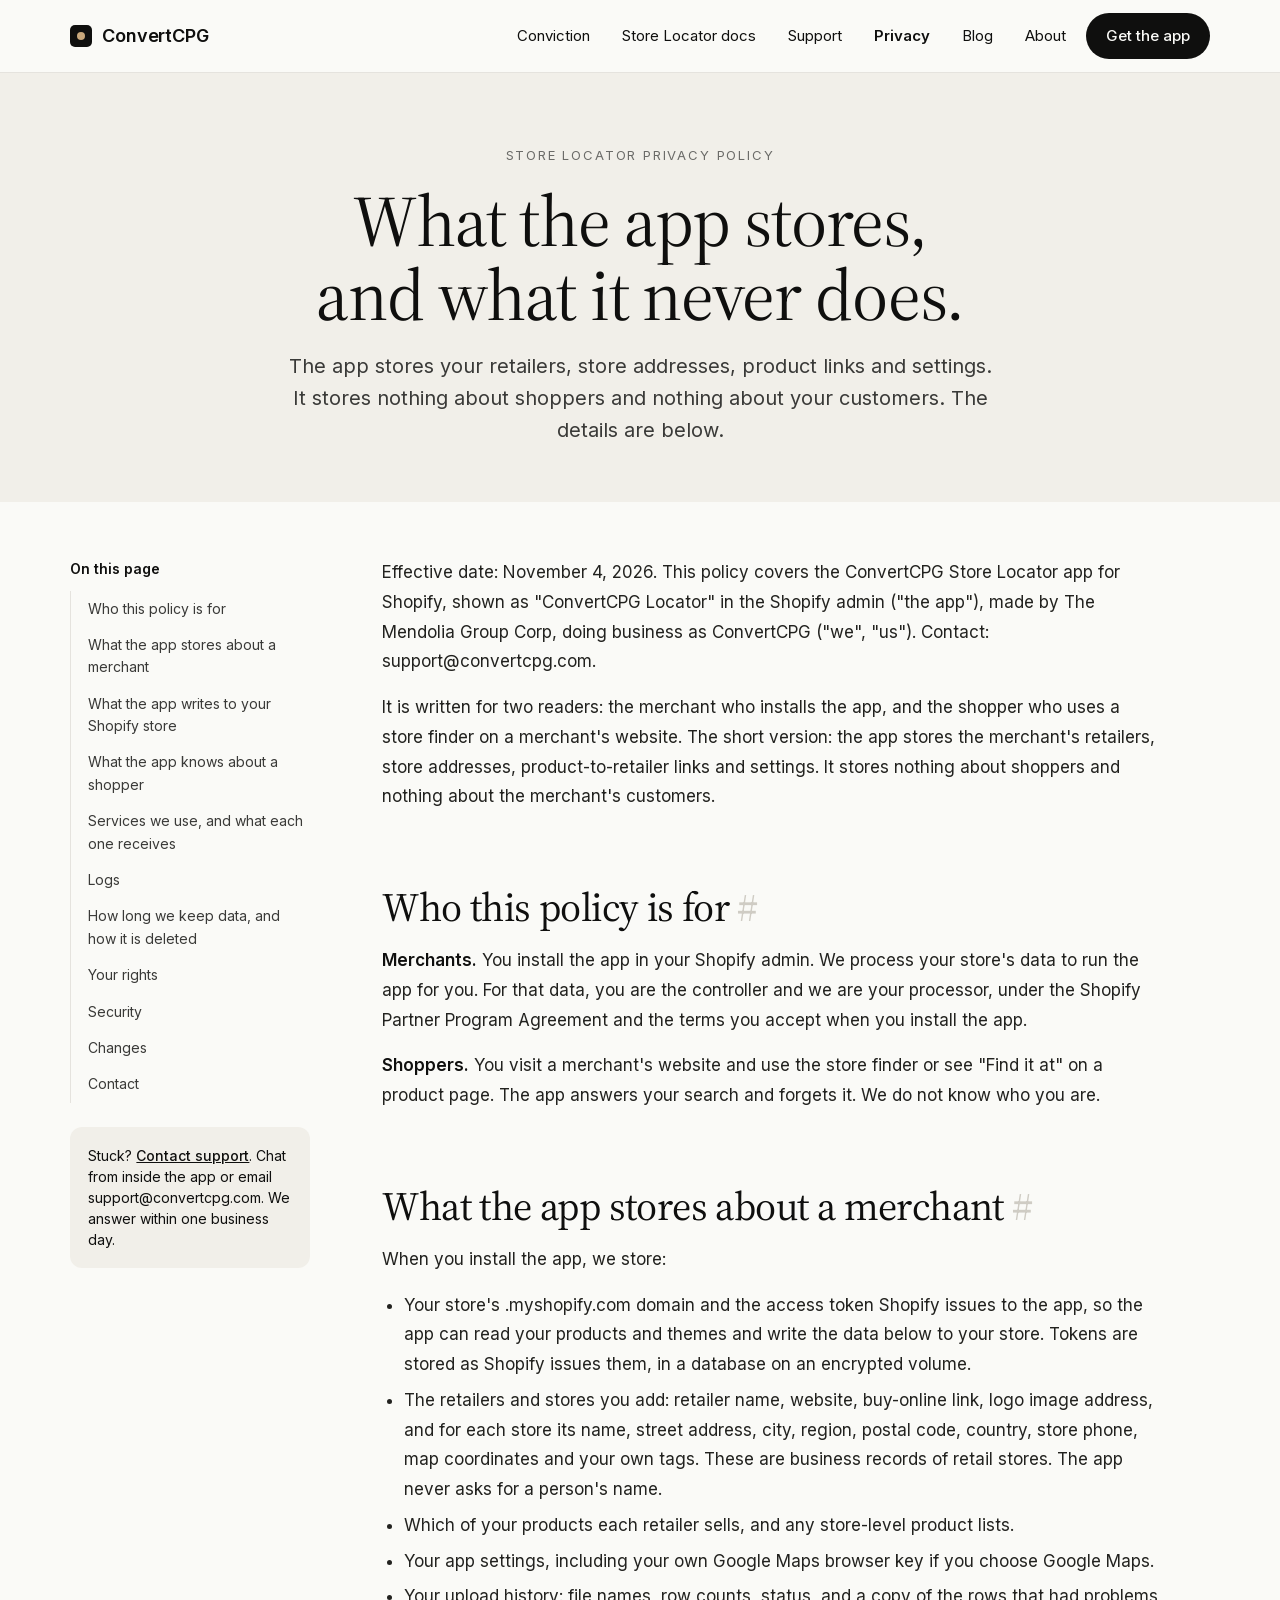
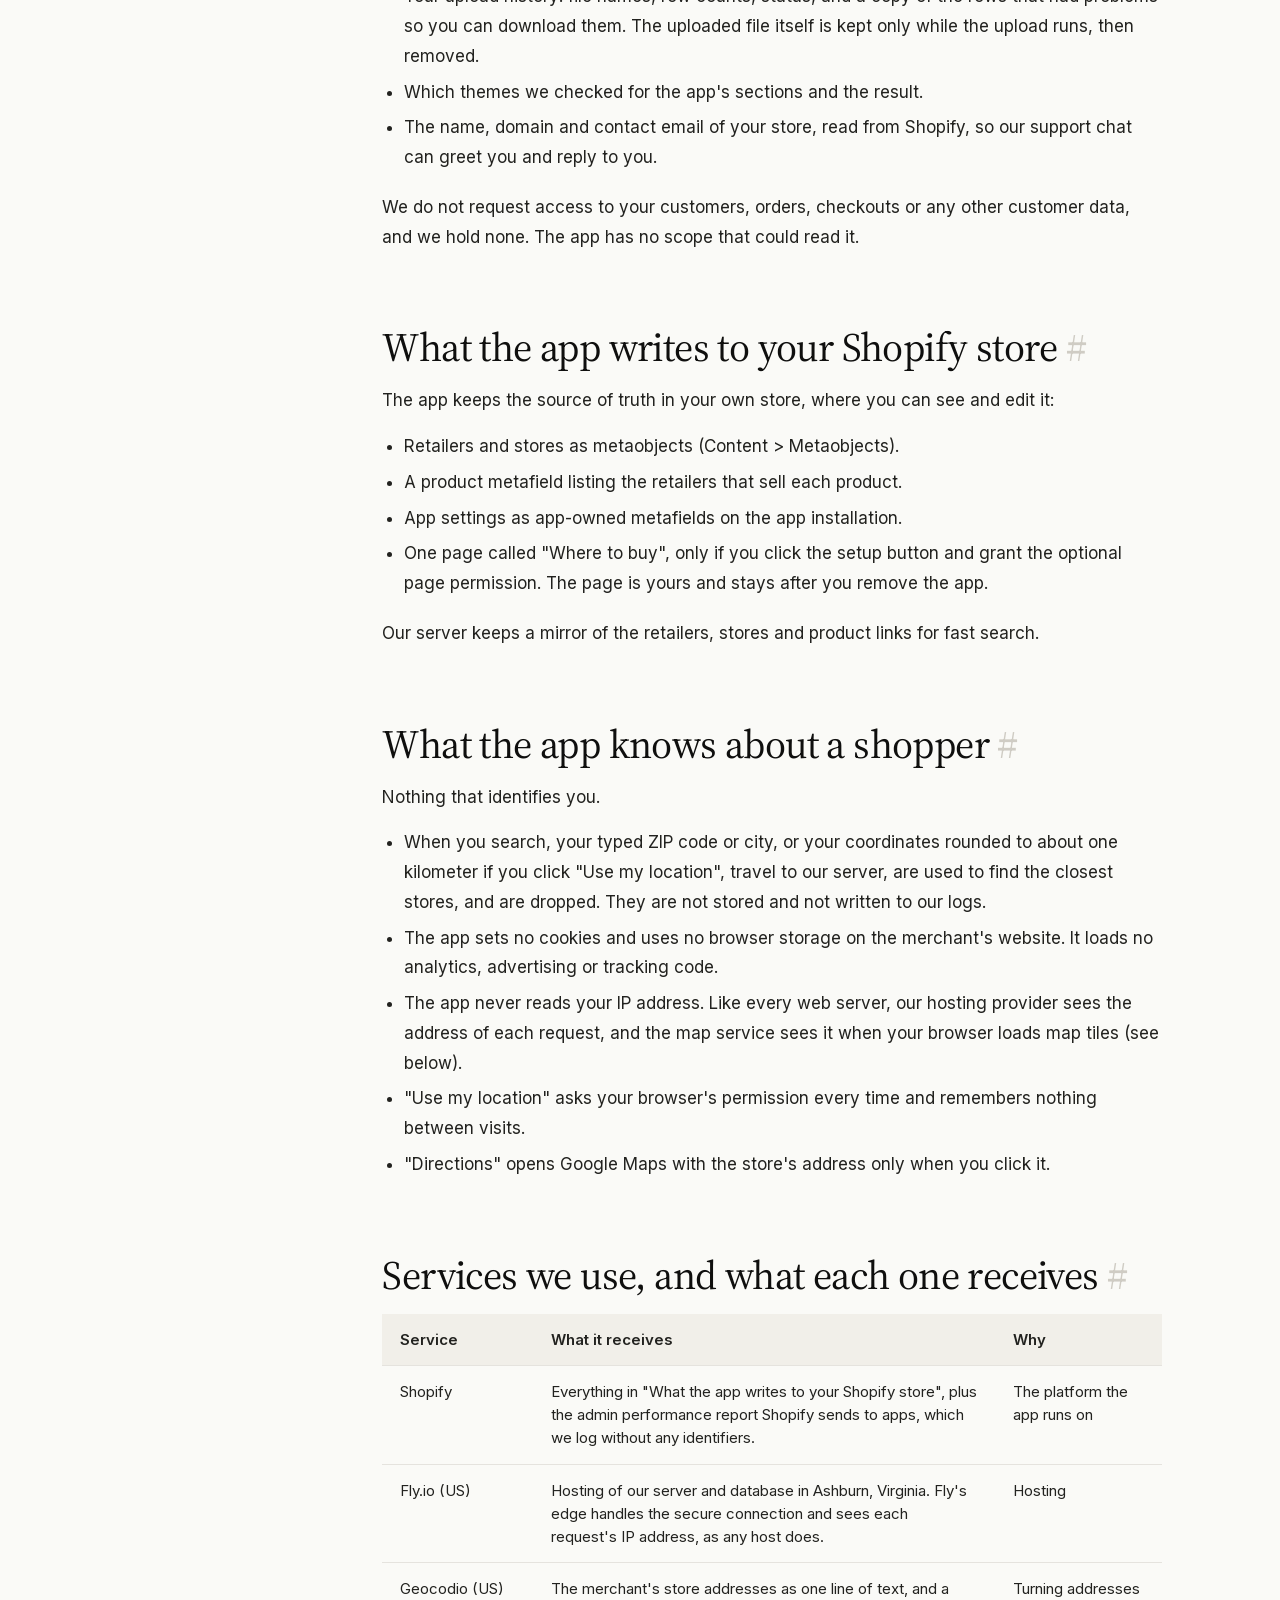
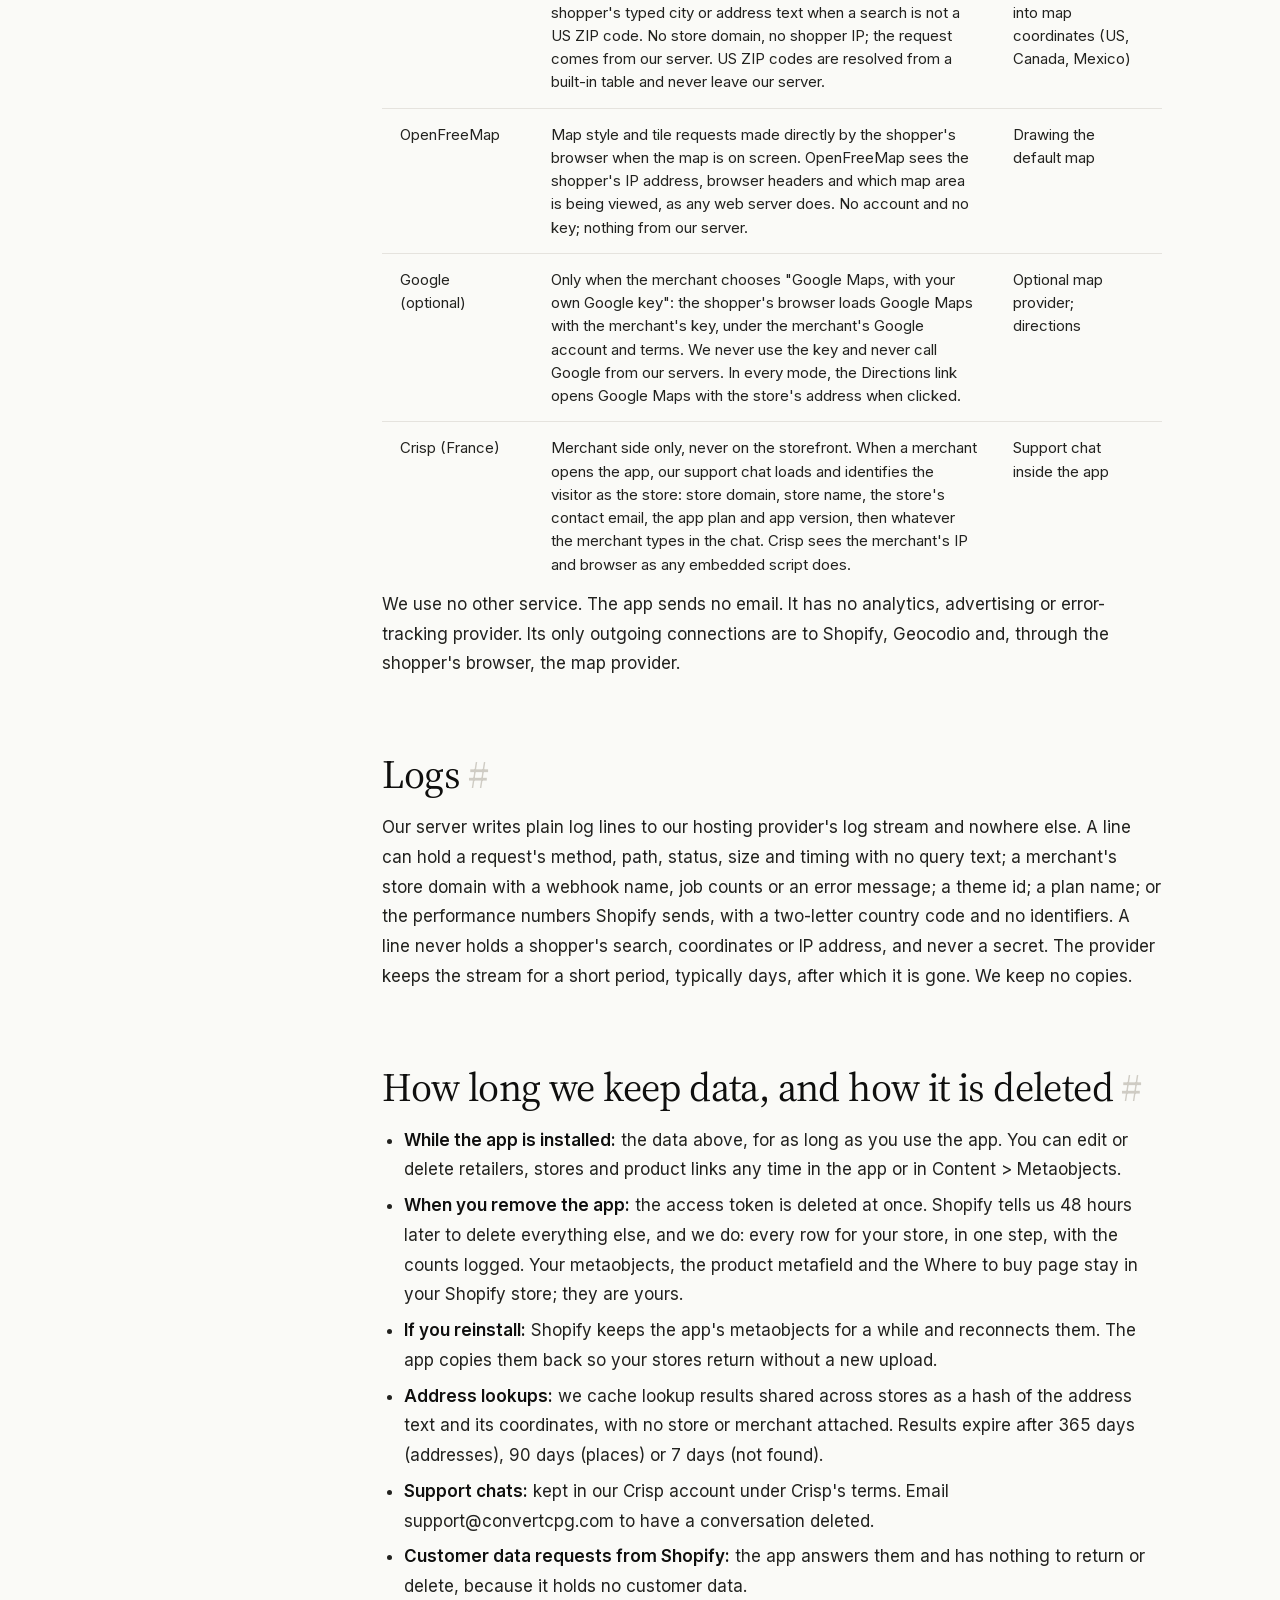
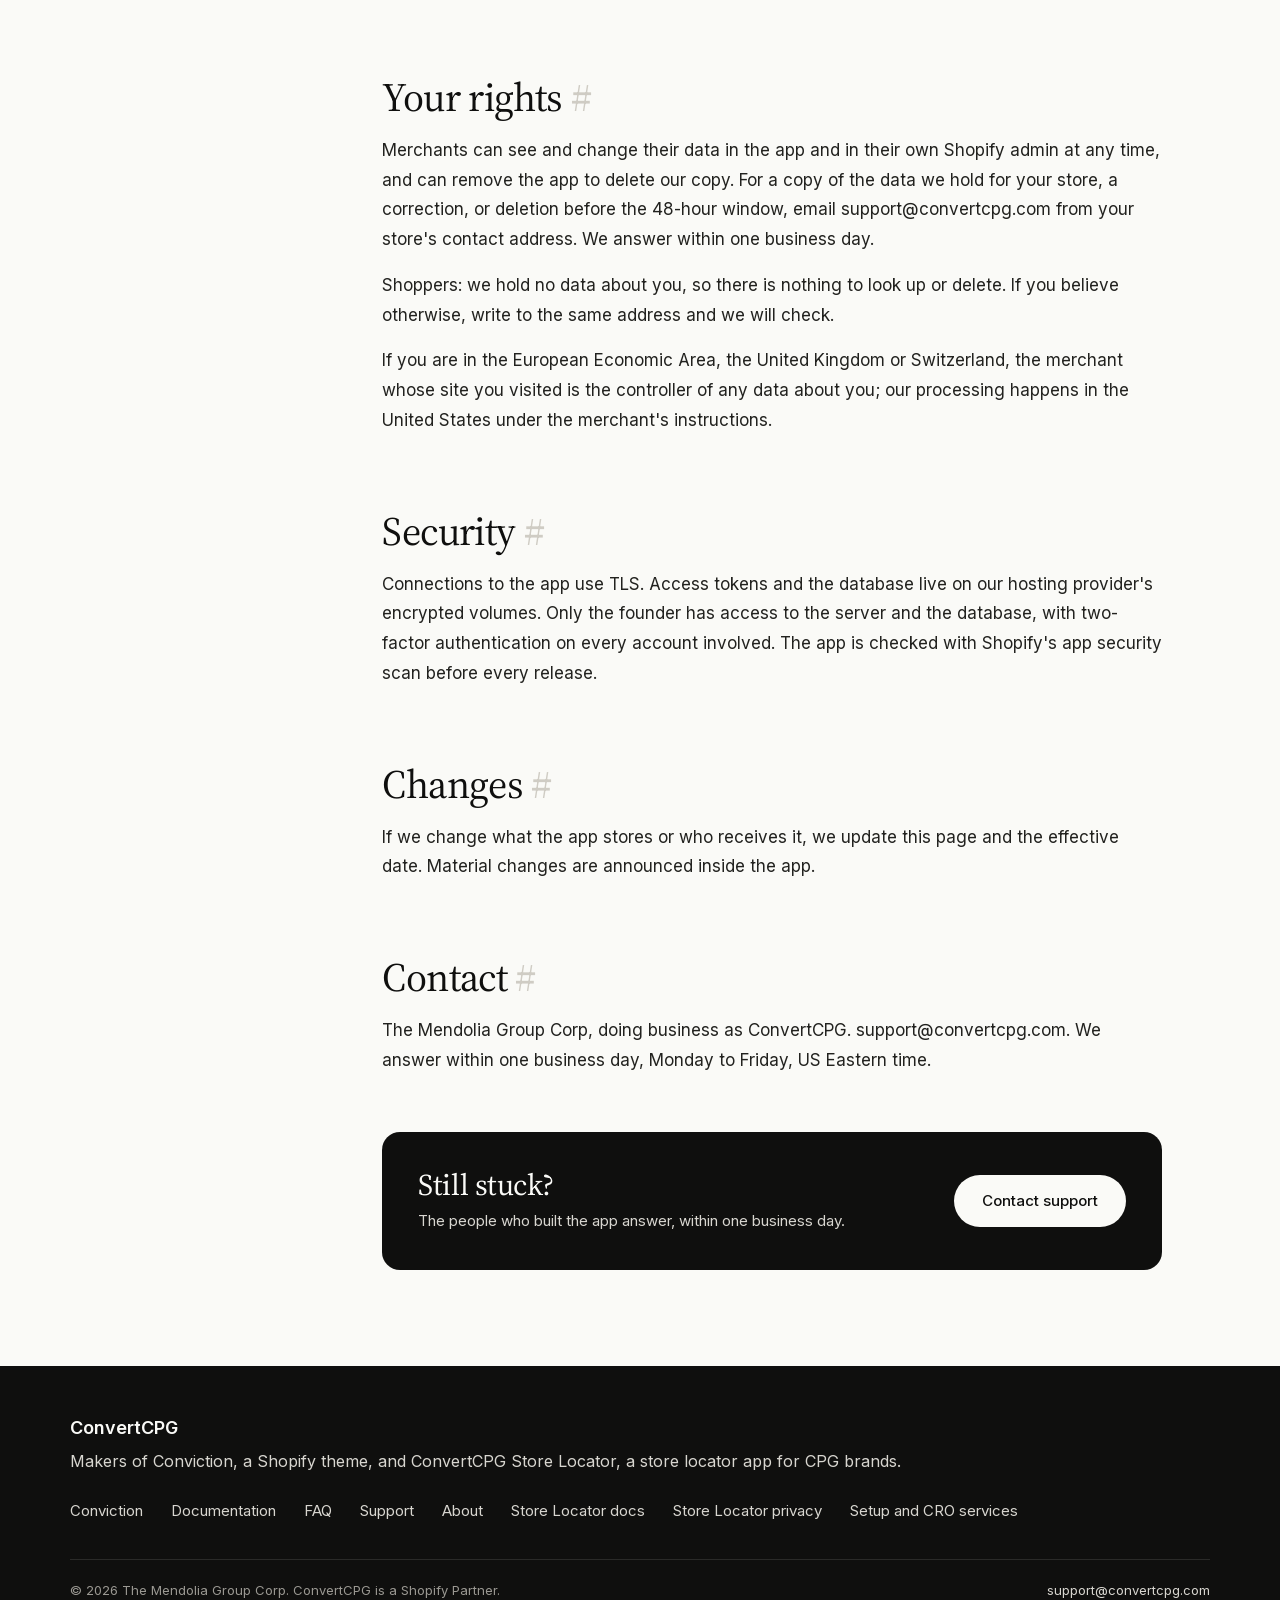
<file: apps/where-to-buy/privacy/index.html>
<!doctype html>
<html lang="en">
<head>
<meta charset="utf-8">
<meta name="viewport" content="width=device-width, initial-scale=1">
<title>ConvertCPG Store Locator privacy policy · ConvertCPG</title>
<meta name="description" content="What the ConvertCPG Store Locator app stores, who receives it, how long it is kept, and what it never collects.">
<link rel="canonical" href="https://convertcpg.com/apps/where-to-buy/privacy/">
<meta property="og:type" content="website">
<meta property="og:site_name" content="ConvertCPG">
<meta property="og:title" content="ConvertCPG Store Locator privacy policy">
<meta property="og:description" content="What the ConvertCPG Store Locator app stores, who receives it, how long it is kept, and what it never collects.">
<meta property="og:url" content="https://convertcpg.com/apps/where-to-buy/privacy/">
<meta name="theme-color" content="#FAFAF7">
<link rel="icon" href="/favicon.ico" sizes="any">
<link rel="icon" type="image/png" sizes="32x32" href="/favicon-32.png">
<link rel="apple-touch-icon" href="/apple-touch-icon.png">
<link rel="preconnect" href="https://fonts.googleapis.com">
<link rel="preconnect" href="https://fonts.gstatic.com" crossorigin>
<link href="https://fonts.googleapis.com/css2?family=Source+Serif+4:ital,opsz,wght@0,8..60,400;0,8..60,600;1,8..60,400&display=swap" rel="stylesheet">
<link rel="stylesheet" href="/assets/conviction.css">
</head>
<body>
<a class="skip" href="#content">Skip to content</a>
<header class="site-header">
<div class="site-header__inner">
<a class="logo" href="/"><span class="logo__mark" aria-hidden="true"></span>ConvertCPG</a>
<nav class="site-nav" id="site-nav" aria-label="Main">
<a href="/">Conviction</a>
<a href="/apps/where-to-buy/docs/">Store Locator docs</a>
<a href="/apps/where-to-buy/support/">Support</a>
<a href="/apps/where-to-buy/privacy/" aria-current="page">Privacy</a>
<a href="/blog/">Blog</a>
<a href="/about/">About</a>
<a class="pill" href="https://apps.shopify.com/convertcpg-where-to-buy">Get the app</a>
</nav>
<button class="menu-toggle" type="button" aria-label="Menu" aria-expanded="false" aria-controls="site-nav"><svg width="22" height="22" viewBox="0 0 24 24" fill="none" stroke="currentColor" stroke-width="1.8" aria-hidden="true"><path d="M4 8h16M4 16h16"></path></svg></button>
</div>
</header>

<main id="content">
<section class="docs-hero">
<div class="eyebrow">Store Locator privacy policy</div>
<h1 class="display">What the app stores,<br>and what it never does.</h1>
<p class="lead">The app stores your retailers, store addresses, product links and settings. It stores nothing about shoppers and nothing about your customers. The details are below.</p>
</section>
<div class="docs-layout">
<nav class="toc" aria-label="On this page">
<div class="toc__title">On this page</div>
<ol><li><a href="#who-this-policy-is-for">Who this policy is for</a></li><li><a href="#what-the-app-stores-about-a-merchant">What the app stores about a merchant</a></li><li><a href="#what-the-app-writes-to-your-shopify-store">What the app writes to your Shopify store</a></li><li><a href="#what-the-app-knows-about-a-shopper">What the app knows about a shopper</a></li><li><a href="#services-we-use-and-what-each-one-receives">Services we use, and what each one receives</a></li><li><a href="#logs">Logs</a></li><li><a href="#how-long-we-keep-data-and-how-it-is-deleted">How long we keep data, and how it is deleted</a></li><li><a href="#your-rights">Your rights</a></li><li><a href="#security">Security</a></li><li><a href="#changes">Changes</a></li><li><a href="#contact">Contact</a></li></ol>
<div class="toc__help">Stuck? <a href="/apps/where-to-buy/support/">Contact support</a>. Chat from inside the app or email support@convertcpg.com. We answer within one business day.</div>
</nav>
<article class="prose" id="docs">
<p>Effective date: November 4, 2026. This policy covers the ConvertCPG Store Locator app for Shopify, shown as "ConvertCPG Locator" in the Shopify admin ("the app"), made by The Mendolia Group Corp, doing business as ConvertCPG ("we", "us"). Contact: support@convertcpg.com.</p>
<p>It is written for two readers: the merchant who installs the app, and the shopper who uses a store finder on a merchant's website. The short version: the app stores the merchant's retailers, store addresses, product-to-retailer links and settings. It stores nothing about shoppers and nothing about the merchant's customers.</p>
<h2 id="who-this-policy-is-for">Who this policy is for<a class="anchor" href="#who-this-policy-is-for" aria-label="Link to Who this policy is for">#</a></h2>
<p><strong>Merchants.</strong> You install the app in your Shopify admin. We process your store's data to run the app for you. For that data, you are the controller and we are your processor, under the Shopify Partner Program Agreement and the terms you accept when you install the app.</p>
<p><strong>Shoppers.</strong> You visit a merchant's website and use the store finder or see "Find it at" on a product page. The app answers your search and forgets it. We do not know who you are.</p>
<h2 id="what-the-app-stores-about-a-merchant">What the app stores about a merchant<a class="anchor" href="#what-the-app-stores-about-a-merchant" aria-label="Link to What the app stores about a merchant">#</a></h2>
<p>When you install the app, we store:</p>
<ul>
<li>Your store's .myshopify.com domain and the access token Shopify issues to the app, so the app can read your products and themes and write the data below to your store. Tokens are stored as Shopify issues them, in a database on an encrypted volume.</li>
<li>The retailers and stores you add: retailer name, website, buy-online link, logo image address, and for each store its name, street address, city, region, postal code, country, store phone, map coordinates and your own tags. These are business records of retail stores. The app never asks for a person's name.</li>
<li>Which of your products each retailer sells, and any store-level product lists.</li>
<li>Your app settings, including your own Google Maps browser key if you choose Google Maps.</li>
<li>Your upload history: file names, row counts, status, and a copy of the rows that had problems so you can download them. The uploaded file itself is kept only while the upload runs, then removed.</li>
<li>Which themes we checked for the app's sections and the result.</li>
<li>The name, domain and contact email of your store, read from Shopify, so our support chat can greet you and reply to you.</li>
</ul>
<p>We do not request access to your customers, orders, checkouts or any other customer data, and we hold none. The app has no scope that could read it.</p>
<h2 id="what-the-app-writes-to-your-shopify-store">What the app writes to your Shopify store<a class="anchor" href="#what-the-app-writes-to-your-shopify-store" aria-label="Link to What the app writes to your Shopify store">#</a></h2>
<p>The app keeps the source of truth in your own store, where you can see and edit it:</p>
<ul>
<li>Retailers and stores as metaobjects (Content &gt; Metaobjects).</li>
<li>A product metafield listing the retailers that sell each product.</li>
<li>App settings as app-owned metafields on the app installation.</li>
<li>One page called "Where to buy", only if you click the setup button and grant the optional page permission. The page is yours and stays after you remove the app.</li>
</ul>
<p>Our server keeps a mirror of the retailers, stores and product links for fast search.</p>
<h2 id="what-the-app-knows-about-a-shopper">What the app knows about a shopper<a class="anchor" href="#what-the-app-knows-about-a-shopper" aria-label="Link to What the app knows about a shopper">#</a></h2>
<p>Nothing that identifies you.</p>
<ul>
<li>When you search, your typed ZIP code or city, or your coordinates rounded to about one kilometer if you click "Use my location", travel to our server, are used to find the closest stores, and are dropped. They are not stored and not written to our logs.</li>
<li>The app sets no cookies and uses no browser storage on the merchant's website. It loads no analytics, advertising or tracking code.</li>
<li>The app never reads your IP address. Like every web server, our hosting provider sees the address of each request, and the map service sees it when your browser loads map tiles (see below).</li>
<li>"Use my location" asks your browser's permission every time and remembers nothing between visits.</li>
<li>"Directions" opens Google Maps with the store's address only when you click it.</li>
</ul>
<h2 id="services-we-use-and-what-each-one-receives">Services we use, and what each one receives<a class="anchor" href="#services-we-use-and-what-each-one-receives" aria-label="Link to Services we use, and what each one receives">#</a></h2>
<table>
<thead>
<tr>
<th>Service</th>
<th>What it receives</th>
<th>Why</th>
</tr>
</thead>
<tbody>
<tr>
<td>Shopify</td>
<td>Everything in "What the app writes to your Shopify store", plus the admin performance report Shopify sends to apps, which we log without any identifiers.</td>
<td>The platform the app runs on</td>
</tr>
<tr>
<td>Fly.io (US)</td>
<td>Hosting of our server and database in Ashburn, Virginia. Fly's edge handles the secure connection and sees each request's IP address, as any host does.</td>
<td>Hosting</td>
</tr>
<tr>
<td>Geocodio (US)</td>
<td>The merchant's store addresses as one line of text, and a shopper's typed city or address text when a search is not a US ZIP code. No store domain, no shopper IP; the request comes from our server. US ZIP codes are resolved from a built-in table and never leave our server.</td>
<td>Turning addresses into map coordinates (US, Canada, Mexico)</td>
</tr>
<tr>
<td>OpenFreeMap</td>
<td>Map style and tile requests made directly by the shopper's browser when the map is on screen. OpenFreeMap sees the shopper's IP address, browser headers and which map area is being viewed, as any web server does. No account and no key; nothing from our server.</td>
<td>Drawing the default map</td>
</tr>
<tr>
<td>Google (optional)</td>
<td>Only when the merchant chooses "Google Maps, with your own Google key": the shopper's browser loads Google Maps with the merchant's key, under the merchant's Google account and terms. We never use the key and never call Google from our servers. In every mode, the Directions link opens Google Maps with the store's address when clicked.</td>
<td>Optional map provider; directions</td>
</tr>
<tr>
<td>Crisp (France)</td>
<td>Merchant side only, never on the storefront. When a merchant opens the app, our support chat loads and identifies the visitor as the store: store domain, store name, the store's contact email, the app plan and app version, then whatever the merchant types in the chat. Crisp sees the merchant's IP and browser as any embedded script does.</td>
<td>Support chat inside the app</td>
</tr>
</tbody>
</table>
<p>We use no other service. The app sends no email. It has no analytics, advertising or error-tracking provider. Its only outgoing connections are to Shopify, Geocodio and, through the shopper's browser, the map provider.</p>
<h2 id="logs">Logs<a class="anchor" href="#logs" aria-label="Link to Logs">#</a></h2>
<p>Our server writes plain log lines to our hosting provider's log stream and nowhere else. A line can hold a request's method, path, status, size and timing with no query text; a merchant's store domain with a webhook name, job counts or an error message; a theme id; a plan name; or the performance numbers Shopify sends, with a two-letter country code and no identifiers. A line never holds a shopper's search, coordinates or IP address, and never a secret. The provider keeps the stream for a short period, typically days, after which it is gone. We keep no copies.</p>
<h2 id="how-long-we-keep-data-and-how-it-is-deleted">How long we keep data, and how it is deleted<a class="anchor" href="#how-long-we-keep-data-and-how-it-is-deleted" aria-label="Link to How long we keep data, and how it is deleted">#</a></h2>
<ul>
<li><strong>While the app is installed:</strong> the data above, for as long as you use the app. You can edit or delete retailers, stores and product links any time in the app or in Content &gt; Metaobjects.</li>
<li><strong>When you remove the app:</strong> the access token is deleted at once. Shopify tells us 48 hours later to delete everything else, and we do: every row for your store, in one step, with the counts logged. Your metaobjects, the product metafield and the Where to buy page stay in your Shopify store; they are yours.</li>
<li><strong>If you reinstall:</strong> Shopify keeps the app's metaobjects for a while and reconnects them. The app copies them back so your stores return without a new upload.</li>
<li><strong>Address lookups:</strong> we cache lookup results shared across stores as a hash of the address text and its coordinates, with no store or merchant attached. Results expire after 365 days (addresses), 90 days (places) or 7 days (not found).</li>
<li><strong>Support chats:</strong> kept in our Crisp account under Crisp's terms. Email support@convertcpg.com to have a conversation deleted.</li>
<li><strong>Customer data requests from Shopify:</strong> the app answers them and has nothing to return or delete, because it holds no customer data.</li>
</ul>
<h2 id="your-rights">Your rights<a class="anchor" href="#your-rights" aria-label="Link to Your rights">#</a></h2>
<p>Merchants can see and change their data in the app and in their own Shopify admin at any time, and can remove the app to delete our copy. For a copy of the data we hold for your store, a correction, or deletion before the 48-hour window, email support@convertcpg.com from your store's contact address. We answer within one business day.</p>
<p>Shoppers: we hold no data about you, so there is nothing to look up or delete. If you believe otherwise, write to the same address and we will check.</p>
<p>If you are in the European Economic Area, the United Kingdom or Switzerland, the merchant whose site you visited is the controller of any data about you; our processing happens in the United States under the merchant's instructions.</p>
<h2 id="security">Security<a class="anchor" href="#security" aria-label="Link to Security">#</a></h2>
<p>Connections to the app use TLS. Access tokens and the database live on our hosting provider's encrypted volumes. Only the founder has access to the server and the database, with two-factor authentication on every account involved. The app is checked with Shopify's app security scan before every release.</p>
<h2 id="changes">Changes<a class="anchor" href="#changes" aria-label="Link to Changes">#</a></h2>
<p>If we change what the app stores or who receives it, we update this page and the effective date. Material changes are announced inside the app.</p>
<h2 id="contact">Contact<a class="anchor" href="#contact" aria-label="Link to Contact">#</a></h2>
<p>The Mendolia Group Corp, doing business as ConvertCPG. support@convertcpg.com. We answer within one business day, Monday to Friday, US Eastern time.</p>
<div class="callout">
<div><h2>Still stuck?</h2><p>The people who built the app answer, within one business day.</p></div>
<a class="button" href="/apps/where-to-buy/support/">Contact support</a>
</div>
</article>
</div>
</main>

<footer class="site-footer">
<div class="site-footer__top">
<div><div class="site-footer__brand">ConvertCPG</div><div>Makers of Conviction, a Shopify theme, and ConvertCPG Store Locator, a store locator app for CPG brands.</div></div>
<div class="site-footer__links">
<a href="/">Conviction</a>
<a href="/conviction/docs/">Documentation</a>
<a href="/conviction/faq/">FAQ</a>
<a href="/conviction/support/">Support</a>
<a href="/about/">About</a>
<a href="/apps/where-to-buy/docs/">Store Locator docs</a>
<a href="/apps/where-to-buy/privacy/">Store Locator privacy</a>
<a href="/services/">Setup and CRO services</a>
</div>
</div>
<div class="site-footer__bottom"><span>© 2026 The Mendolia Group Corp. ConvertCPG is a Shopify Partner.</span><a href="mailto:support@convertcpg.com">support@convertcpg.com</a></div>
</footer>
<script src="/assets/conviction.js" defer></script>
</body>
</html>
</file>
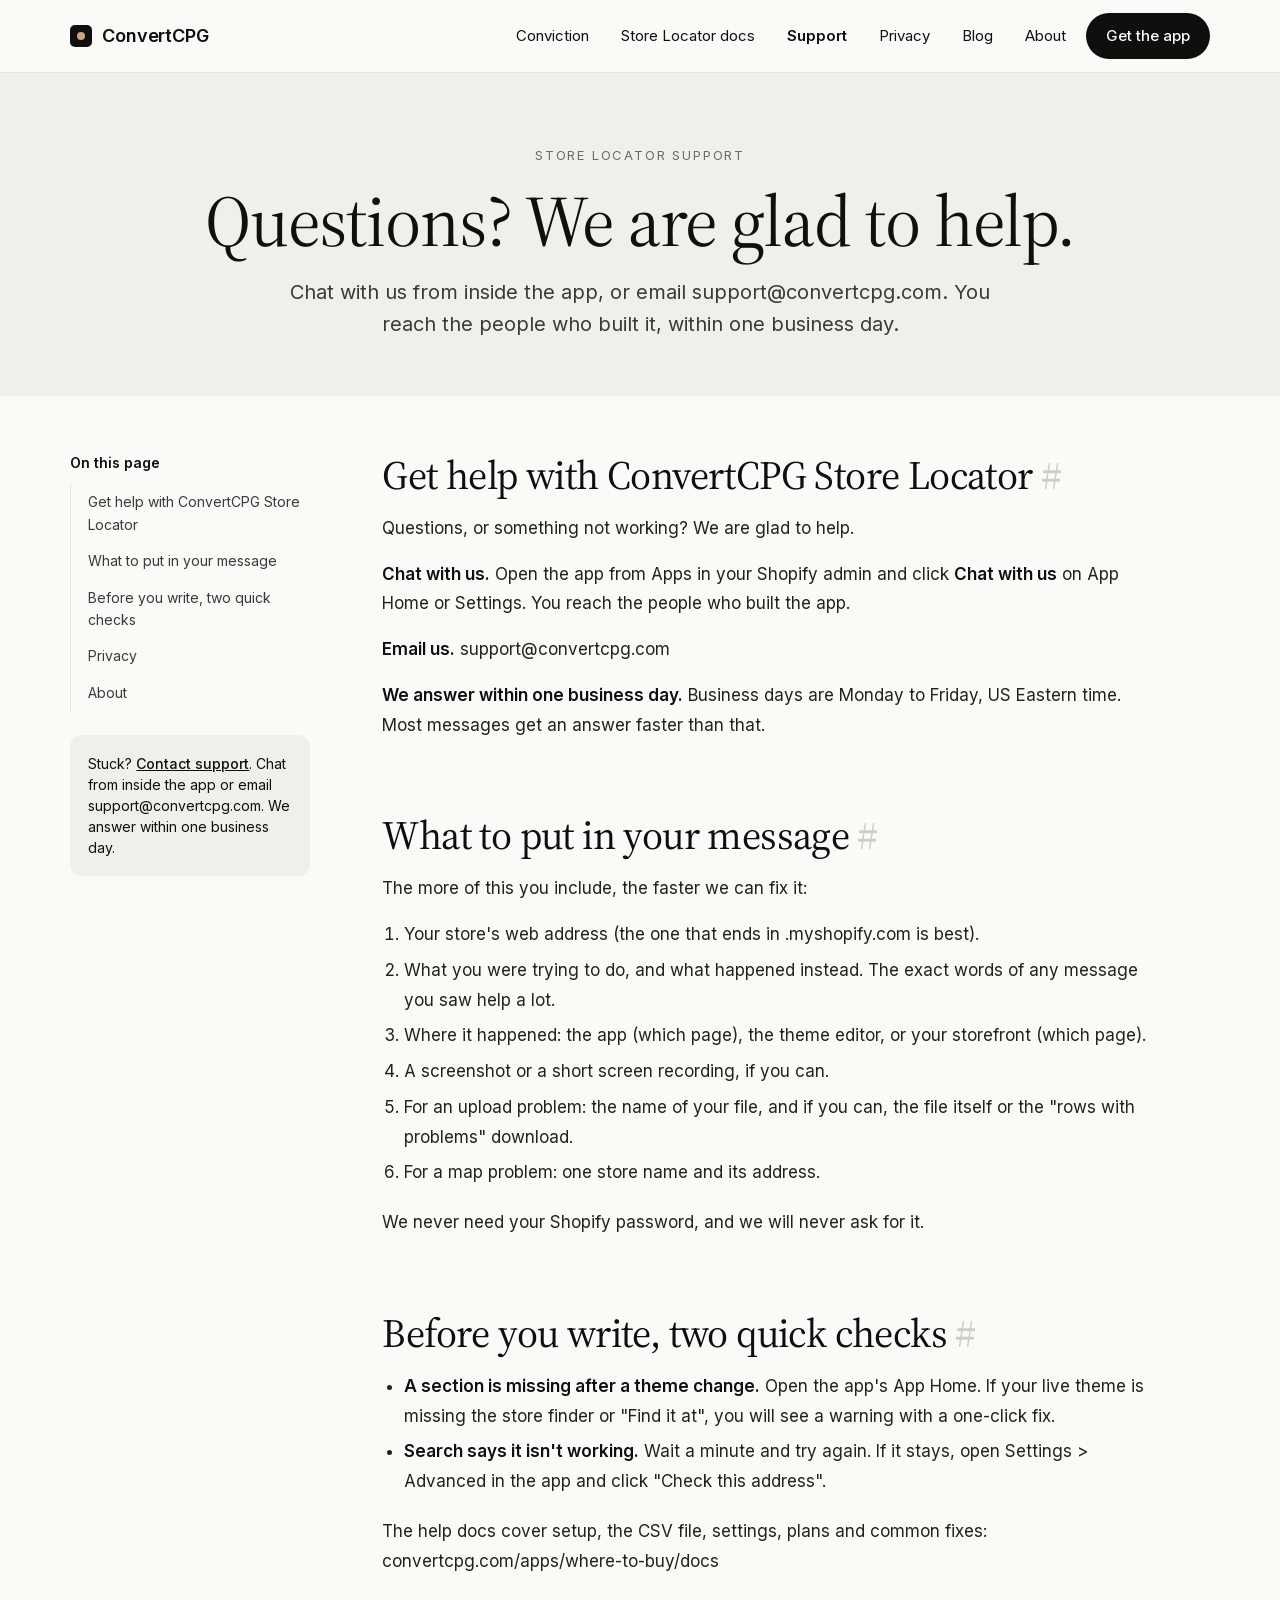
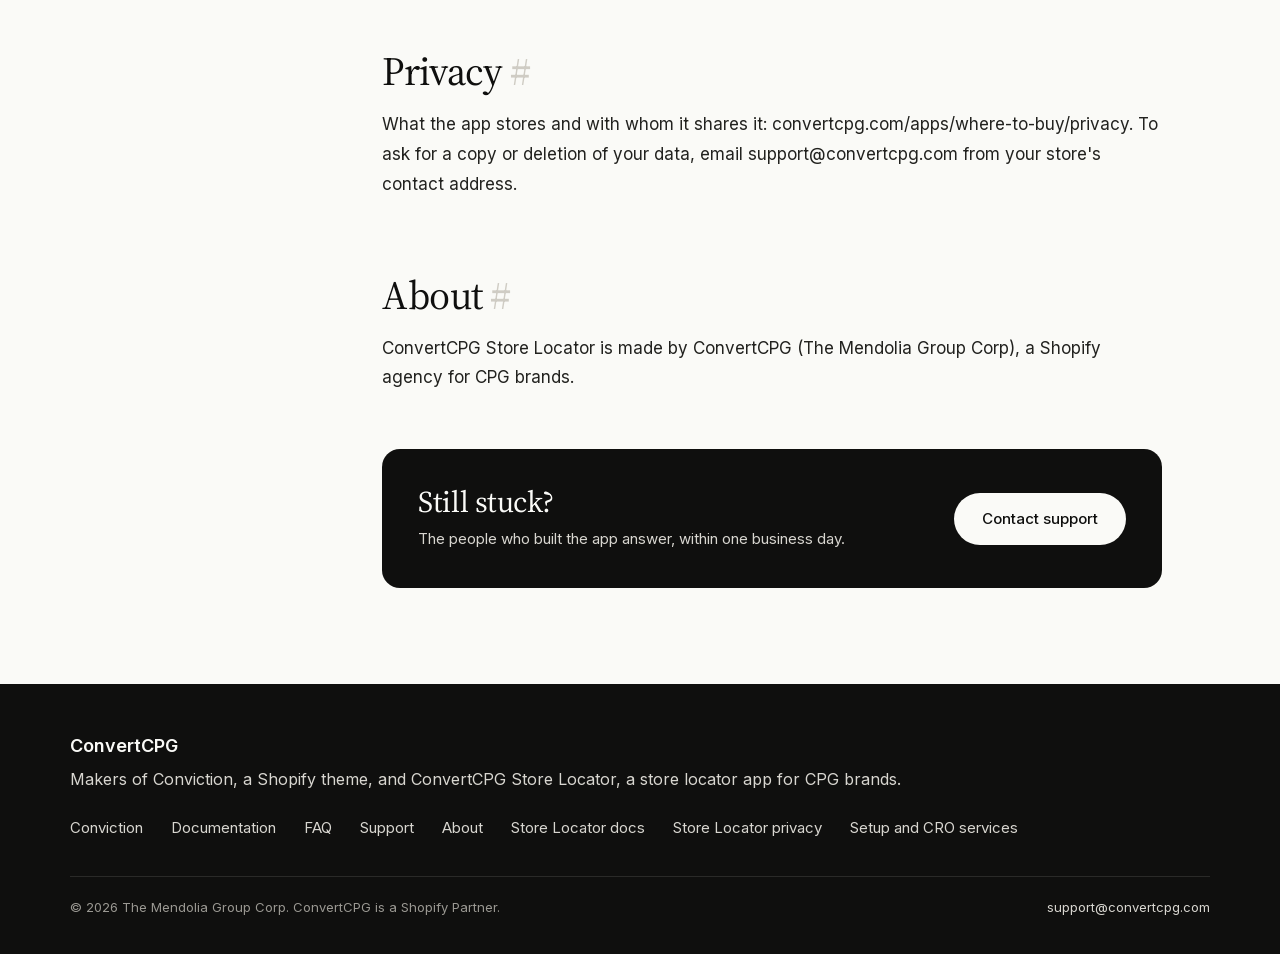
<file: apps/where-to-buy/support/index.html>
<!doctype html>
<html lang="en">
<head>
<meta charset="utf-8">
<meta name="viewport" content="width=device-width, initial-scale=1">
<title>ConvertCPG Store Locator support · ConvertCPG</title>
<meta name="description" content="Get help with ConvertCPG Store Locator. Chat from inside the app or email support@convertcpg.com. We answer within one business day.">
<link rel="canonical" href="https://convertcpg.com/apps/where-to-buy/support/">
<meta property="og:type" content="website">
<meta property="og:site_name" content="ConvertCPG">
<meta property="og:title" content="ConvertCPG Store Locator support">
<meta property="og:description" content="Get help with ConvertCPG Store Locator. Chat from inside the app or email support@convertcpg.com. We answer within one business day.">
<meta property="og:url" content="https://convertcpg.com/apps/where-to-buy/support/">
<meta name="theme-color" content="#FAFAF7">
<link rel="icon" href="/favicon.ico" sizes="any">
<link rel="icon" type="image/png" sizes="32x32" href="/favicon-32.png">
<link rel="apple-touch-icon" href="/apple-touch-icon.png">
<link rel="preconnect" href="https://fonts.googleapis.com">
<link rel="preconnect" href="https://fonts.gstatic.com" crossorigin>
<link href="https://fonts.googleapis.com/css2?family=Source+Serif+4:ital,opsz,wght@0,8..60,400;0,8..60,600;1,8..60,400&display=swap" rel="stylesheet">
<link rel="stylesheet" href="/assets/conviction.css">
</head>
<body>
<a class="skip" href="#content">Skip to content</a>
<header class="site-header">
<div class="site-header__inner">
<a class="logo" href="/"><span class="logo__mark" aria-hidden="true"></span>ConvertCPG</a>
<nav class="site-nav" id="site-nav" aria-label="Main">
<a href="/">Conviction</a>
<a href="/apps/where-to-buy/docs/">Store Locator docs</a>
<a href="/apps/where-to-buy/support/" aria-current="page">Support</a>
<a href="/apps/where-to-buy/privacy/">Privacy</a>
<a href="/blog/">Blog</a>
<a href="/about/">About</a>
<a class="pill" href="https://apps.shopify.com/convertcpg-where-to-buy">Get the app</a>
</nav>
<button class="menu-toggle" type="button" aria-label="Menu" aria-expanded="false" aria-controls="site-nav"><svg width="22" height="22" viewBox="0 0 24 24" fill="none" stroke="currentColor" stroke-width="1.8" aria-hidden="true"><path d="M4 8h16M4 16h16"></path></svg></button>
</div>
</header>

<main id="content">
<section class="docs-hero">
<div class="eyebrow">Store Locator support</div>
<h1 class="display">Questions? We are glad to help.</h1>
<p class="lead">Chat with us from inside the app, or email support@convertcpg.com. You reach the people who built it, within one business day.</p>
</section>
<div class="docs-layout">
<nav class="toc" aria-label="On this page">
<div class="toc__title">On this page</div>
<ol><li><a href="#get-help-with-convertcpg-store-locator">Get help with ConvertCPG Store Locator</a></li><li><a href="#what-to-put-in-your-message">What to put in your message</a></li><li><a href="#before-you-write-two-quick-checks">Before you write, two quick checks</a></li><li><a href="#privacy">Privacy</a></li><li><a href="#about">About</a></li></ol>
<div class="toc__help">Stuck? <a href="/apps/where-to-buy/support/">Contact support</a>. Chat from inside the app or email support@convertcpg.com. We answer within one business day.</div>
</nav>
<article class="prose" id="docs">
<h2 id="get-help-with-convertcpg-store-locator">Get help with ConvertCPG Store Locator<a class="anchor" href="#get-help-with-convertcpg-store-locator" aria-label="Link to Get help with ConvertCPG Store Locator">#</a></h2>
<p>Questions, or something not working? We are glad to help.</p>
<p><strong>Chat with us.</strong> Open the app from Apps in your Shopify admin and click <strong>Chat with us</strong> on App Home or Settings. You reach the people who built the app.</p>
<p><strong>Email us.</strong> support@convertcpg.com</p>
<p><strong>We answer within one business day.</strong> Business days are Monday to Friday, US Eastern time. Most messages get an answer faster than that.</p>
<h2 id="what-to-put-in-your-message">What to put in your message<a class="anchor" href="#what-to-put-in-your-message" aria-label="Link to What to put in your message">#</a></h2>
<p>The more of this you include, the faster we can fix it:</p>
<ol>
<li>Your store's web address (the one that ends in .myshopify.com is best).</li>
<li>What you were trying to do, and what happened instead. The exact words of any message you saw help a lot.</li>
<li>Where it happened: the app (which page), the theme editor, or your storefront (which page).</li>
<li>A screenshot or a short screen recording, if you can.</li>
<li>For an upload problem: the name of your file, and if you can, the file itself or the "rows with problems" download.</li>
<li>For a map problem: one store name and its address.</li>
</ol>
<p>We never need your Shopify password, and we will never ask for it.</p>
<h2 id="before-you-write-two-quick-checks">Before you write, two quick checks<a class="anchor" href="#before-you-write-two-quick-checks" aria-label="Link to Before you write, two quick checks">#</a></h2>
<ul>
<li><strong>A section is missing after a theme change.</strong> Open the app's App Home. If your live theme is missing the store finder or "Find it at", you will see a warning with a one-click fix.</li>
<li><strong>Search says it isn't working.</strong> Wait a minute and try again. If it stays, open Settings &gt; Advanced in the app and click "Check this address".</li>
</ul>
<p>The help docs cover setup, the CSV file, settings, plans and common fixes: convertcpg.com/apps/where-to-buy/docs</p>
<h2 id="privacy">Privacy<a class="anchor" href="#privacy" aria-label="Link to Privacy">#</a></h2>
<p>What the app stores and with whom it shares it: convertcpg.com/apps/where-to-buy/privacy. To ask for a copy or deletion of your data, email support@convertcpg.com from your store's contact address.</p>
<h2 id="about">About<a class="anchor" href="#about" aria-label="Link to About">#</a></h2>
<p>ConvertCPG Store Locator is made by ConvertCPG (The Mendolia Group Corp), a Shopify agency for CPG brands.</p>
<div class="callout">
<div><h2>Still stuck?</h2><p>The people who built the app answer, within one business day.</p></div>
<a class="button" href="/apps/where-to-buy/support/">Contact support</a>
</div>
</article>
</div>
</main>

<footer class="site-footer">
<div class="site-footer__top">
<div><div class="site-footer__brand">ConvertCPG</div><div>Makers of Conviction, a Shopify theme, and ConvertCPG Store Locator, a store locator app for CPG brands.</div></div>
<div class="site-footer__links">
<a href="/">Conviction</a>
<a href="/conviction/docs/">Documentation</a>
<a href="/conviction/faq/">FAQ</a>
<a href="/conviction/support/">Support</a>
<a href="/about/">About</a>
<a href="/apps/where-to-buy/docs/">Store Locator docs</a>
<a href="/apps/where-to-buy/privacy/">Store Locator privacy</a>
<a href="/services/">Setup and CRO services</a>
</div>
</div>
<div class="site-footer__bottom"><span>© 2026 The Mendolia Group Corp. ConvertCPG is a Shopify Partner.</span><a href="mailto:support@convertcpg.com">support@convertcpg.com</a></div>
</footer>
<script src="/assets/conviction.js" defer></script>
</body>
</html>
</file>
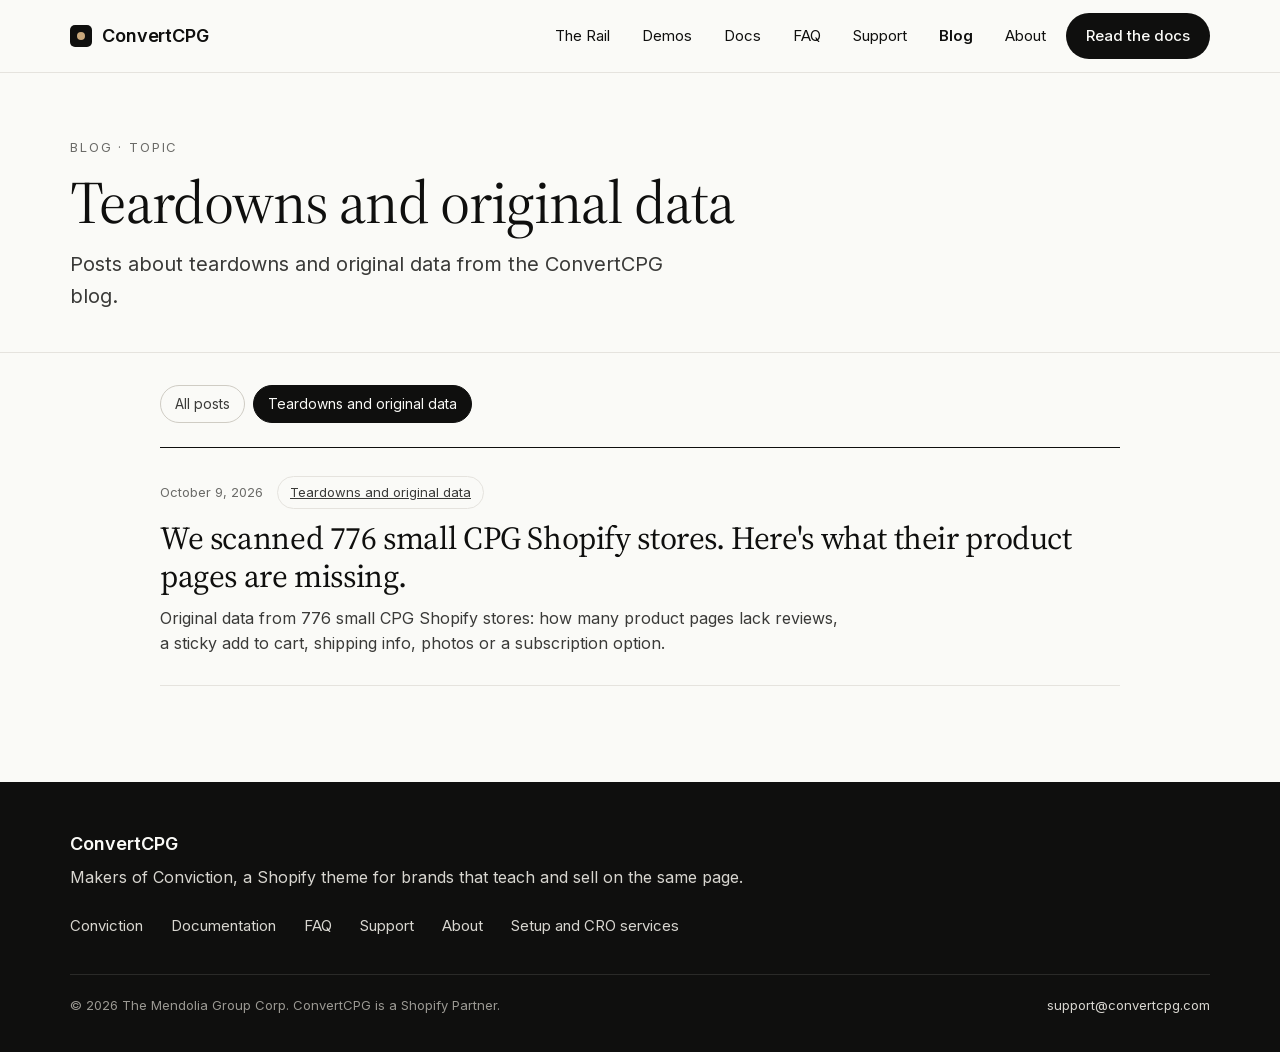
<file: blog/topics/teardowns-and-original-data/index.html>
<!doctype html>
<html lang="en">
<head>
<meta charset="utf-8">
<meta name="viewport" content="width=device-width, initial-scale=1">
<title>Teardowns and original data | ConvertCPG Blog</title>
<meta name="description" content="Posts about teardowns and original data from the ConvertCPG blog.">
<link rel="canonical" href="https://convertcpg.com/blog/topics/teardowns-and-original-data/">
<meta property="og:type" content="website">
<meta property="og:site_name" content="ConvertCPG">
<meta property="og:title" content="Teardowns and original data | ConvertCPG Blog">
<meta property="og:description" content="Posts about teardowns and original data from the ConvertCPG blog.">
<meta property="og:url" content="https://convertcpg.com/blog/topics/teardowns-and-original-data/">
<meta property="og:image" content="https://convertcpg.com/assets/conviction/img/sowfield-hero.jpg">
<meta name="twitter:card" content="summary_large_image">
<meta name="theme-color" content="#FAFAF7">
<link rel="icon" href="/favicon.ico" sizes="any">
<link rel="icon" type="image/png" sizes="32x32" href="/favicon-32.png">
<link rel="apple-touch-icon" href="/apple-touch-icon.png">
<link rel="preconnect" href="https://fonts.googleapis.com">
<link rel="preconnect" href="https://fonts.gstatic.com" crossorigin>
<link href="https://fonts.googleapis.com/css2?family=Source+Serif+4:ital,opsz,wght@0,8..60,400;0,8..60,600;1,8..60,400&display=swap" rel="stylesheet">
<link rel="stylesheet" href="/assets/conviction.css">
<link rel="stylesheet" href="/assets/blog.css">
<link rel="alternate" type="application/rss+xml" title="ConvertCPG blog" href="/blog/feed.xml">
<script type="text/javascript">
    (function(c,l,a,r,i,t,y){
        c[a]=c[a]||function(){(c[a].q=c[a].q||[]).push(arguments)};
        t=l.createElement(r);t.async=1;t.src="https://www.clarity.ms/tag/"+i;
        y=l.getElementsByTagName(r)[0];y.parentNode.insertBefore(t,y);
    })(window, document, "clarity", "script", "yrv56geech");
</script>
</head>
<body>
<a class="skip" href="#content">Skip to content</a>
<header class="site-header">
<div class="site-header__inner">
<a class="logo" href="/"><span class="logo__mark" aria-hidden="true"></span>ConvertCPG</a>
<nav class="site-nav" id="site-nav" aria-label="Main">
<a href="/#rail">The Rail</a>
<a href="/#demos">Demos</a>
<a href="/conviction/docs/">Docs</a>
<a href="/conviction/faq/">FAQ</a>
<a href="/conviction/support/">Support</a>
<a href="/blog/" aria-current="page">Blog</a>
<a href="/about/">About</a>
<a class="pill" href="/conviction/docs/">Read the docs</a>
</nav>
<button class="menu-toggle" type="button" aria-label="Menu" aria-expanded="false" aria-controls="site-nav"><svg width="22" height="22" viewBox="0 0 24 24" fill="none" stroke="currentColor" stroke-width="1.8" aria-hidden="true"><path d="M4 8h16M4 16h16"></path></svg></button>
</div>
</header>

<main id="content">
<section class="blog-hero">
<div class="kicker kicker--plain">Blog · Topic</div>
<h1 class="display" style="font-size:clamp(36px,5vw,60px)">Teardowns and original data</h1>
<p class="lead">Posts about teardowns and original data from the ConvertCPG blog.</p>
</section>
<section class="blog-wrap"><div class="blog-inner blog-inner--wide">
<nav class="clusters" aria-label="Filter by topic"><a href="/blog/">All posts</a><a href="/blog/topics/teardowns-and-original-data/" aria-current="page">Teardowns and original data</a></nav>
<ul class="post-list"><li class="post-card"><div class="post-card__meta"><time datetime="2026-10-09">October 9, 2026</time><a class="tag" href="/blog/topics/teardowns-and-original-data/">Teardowns and original data</a></div><h2><a href="/blog/cpg-shopify-product-page-scan-2026/">We scanned 776 small CPG Shopify stores. Here&#x27;s what their product pages are missing.</a></h2><p>Original data from 776 small CPG Shopify stores: how many product pages lack reviews, a sticky add to cart, shipping info, photos or a subscription option.</p></li></ul>
</div></section>
</main>
<footer class="site-footer">
<div class="site-footer__top">
<div><div class="site-footer__brand">ConvertCPG</div><div>Makers of Conviction, a Shopify theme for brands that teach and sell on the same page.</div></div>
<div class="site-footer__links">
<a href="/">Conviction</a>
<a href="/conviction/docs/">Documentation</a>
<a href="/conviction/faq/">FAQ</a>
<a href="/conviction/support/">Support</a>
<a href="/about/">About</a>
<a href="/services/">Setup and CRO services</a>
</div>
</div>
<div class="site-footer__bottom"><span>© 2026 The Mendolia Group Corp. ConvertCPG is a Shopify Partner.</span><a href="mailto:support@convertcpg.com">support@convertcpg.com</a></div>
</footer>
<script src="/assets/conviction.js" defer></script>
</body>
</html>
</file>
<file: assets/conviction.css>
/* Conviction pages: docs and support. Palette and type match the Conviction theme. */
@font-face{font-family:'Inter';font-style:normal;font-weight:400 600;font-display:swap;src:url("/assets/inter-latin.woff2") format('woff2');unicode-range:U+0000-00FF,U+0131,U+0152-0153,U+02BB-02BC,U+02C6,U+02DA,U+02DC,U+0304,U+0308,U+0329,U+2000-206F,U+20AC,U+2122,U+2191,U+2193,U+2212,U+2215,U+FEFF,U+FFFD}
@font-face{font-family:'Inter';font-style:normal;font-weight:400 600;font-display:swap;src:url("/assets/inter-latin-ext.woff2") format('woff2');unicode-range:U+0100-02BA,U+02BD-02C5,U+02C7-02CC,U+02CE-02D7,U+02DD-02FF,U+1E00-1E9F,U+1EF2-1EFF,U+2C60-2C7F,U+A720-A7FF}

:root{
  --ink:#0F0F0E;--paper:#FAFAF7;--tint:#F1EFE9;--edge:#E5E3DE;--line:#CFCCC4;
  --text-2:#3A3A38;--muted:#6B6B68;--sand:#C9A87C;--sand-text:#8A6A3F;--white:#FFFFFF;
  --ok:#2D5F3F;--ok-bg:#EEF3EF;--no:#8B3A3A;--no-bg:#F7EEE6;
  --serif:'Source Serif 4','Source Serif Pro',Georgia,'Times New Roman',serif;
  --sans:'Inter',system-ui,-apple-system,'Segoe UI',sans-serif;
  --gutter:clamp(20px,5.5vw,80px);
}
*,*::before,*::after{box-sizing:border-box}
html{-webkit-text-size-adjust:100%;scroll-behavior:smooth;scroll-padding-top:96px}
@media (prefers-reduced-motion:reduce){html{scroll-behavior:auto}}
body{margin:0;background:var(--paper);color:var(--ink);font-family:var(--sans);font-size:16px;line-height:1.6}
img{max-width:100%;display:block}
a{color:var(--ink)}
a:hover{color:var(--muted)}
:focus-visible{outline:2px solid var(--ink);outline-offset:3px}
.visually-hidden{position:absolute!important;width:1px;height:1px;overflow:hidden;clip:rect(0 0 0 0);white-space:nowrap}
.skip{position:absolute;left:12px;top:-60px;background:var(--ink);color:var(--paper);padding:10px 16px;border-radius:8px;z-index:20}
.skip:focus{top:12px;color:var(--paper)}

/* Header + footer */
.site-header{position:sticky;top:0;z-index:10;background:rgba(250,250,247,.94);backdrop-filter:saturate(1.4) blur(8px);border-bottom:1px solid var(--edge)}
.site-header__inner{height:72px;padding:0 var(--gutter);display:flex;align-items:center;justify-content:space-between;gap:16px}
.logo{display:flex;align-items:center;gap:10px;text-decoration:none;font-weight:600;font-size:18px;letter-spacing:-.01em}
.logo__mark{width:22px;height:22px;background:var(--ink);border-radius:5px;display:grid;place-items:center}
.logo__mark::after{content:"";width:8px;height:8px;background:var(--sand);border-radius:50%}
.site-nav{display:flex;align-items:center;gap:8px;font-size:15px}
.site-nav a{text-decoration:none;padding:10px 12px;border-radius:999px}
.site-nav a[aria-current="page"]{font-weight:600}
.site-nav .pill{background:var(--ink);color:var(--paper);padding:11px 20px;font-weight:500}
.site-nav .pill:hover{color:var(--paper);background:#2A2A27}
.site-footer{background:var(--ink);color:#D8D6D0;padding:48px var(--gutter) 36px;margin-top:96px}
.site-footer a{color:#D8D6D0;text-decoration:none}
.site-footer a:hover{color:var(--paper)}
.site-footer__top{display:flex;flex-wrap:wrap;justify-content:space-between;gap:24px 48px}
.site-footer__brand{color:var(--paper);font-weight:600;font-size:18px;margin-bottom:6px}
.site-footer__links{display:flex;flex-wrap:wrap;gap:12px 28px;font-size:15px;align-items:flex-start}
.site-footer__bottom{margin-top:36px;padding-top:20px;border-top:1px solid #2A2A28;display:flex;flex-wrap:wrap;justify-content:space-between;gap:8px;font-size:13px;color:#9A9892}

/* Shared type */
.eyebrow{font-size:13px;letter-spacing:.14em;text-transform:uppercase;color:var(--muted)}
.display{margin:0;font-family:var(--serif);font-weight:400;letter-spacing:-.015em;line-height:1.03;font-size:clamp(40px,6.4vw,72px)}
.lead{margin:0;font-size:clamp(17px,1.6vw,20px);line-height:1.6;color:var(--text-2);max-width:720px}
.button{display:inline-flex;align-items:center;justify-content:center;gap:8px;min-height:52px;padding:0 28px;border-radius:999px;border:0;background:var(--ink);color:var(--paper);font:inherit;font-size:15px;font-weight:500;text-decoration:none;cursor:pointer}
.button:hover{background:#2A2A27;color:var(--paper)}
.button[disabled]{opacity:.6;cursor:progress}

/* Docs */
.docs-hero{background:var(--tint);padding:72px var(--gutter) 56px;display:flex;flex-direction:column;align-items:center;gap:18px;text-align:center}
.docs-hero .lead{margin:0 auto}
.docs-search{position:relative;width:min(720px,100%);margin-top:12px}
.docs-search__box{display:flex;align-items:center;gap:12px;height:60px;padding:0 10px 0 22px;background:var(--white);border:1px solid var(--line);border-radius:999px}
.docs-search__box:focus-within{outline:2px solid var(--ink);outline-offset:2px}
.docs-search input{flex:1;min-width:0;border:0;background:transparent;font:inherit;font-size:17px;outline:0}
.docs-search__results{position:absolute;left:0;right:0;top:68px;z-index:5;background:var(--white);border:1px solid var(--edge);border-radius:16px;box-shadow:0 20px 50px -20px rgba(15,15,14,.25);text-align:left;max-height:360px;overflow:auto;padding:6px}
.docs-search__results a{display:block;padding:12px 16px;border-radius:10px;text-decoration:none}
.docs-search__results a:hover,.docs-search__results a:focus{background:var(--tint)}
.docs-search__results small{display:block;color:var(--muted);font-size:13px}
.docs-search__empty{padding:14px 16px;color:var(--muted)}
.popular{display:flex;flex-wrap:wrap;justify-content:center;gap:8px;font-size:14px;color:var(--text-2)}
.popular a{padding:6px 12px;border-radius:999px;background:var(--paper);text-decoration:none}

.guides{padding:64px var(--gutter) 8px}
.guides h2{margin:0 0 24px;font-family:var(--serif);font-weight:400;font-size:32px}
.guides__grid{display:grid;grid-template-columns:repeat(auto-fill,minmax(260px,1fr));gap:16px}
.guide{display:flex;flex-direction:column;gap:8px;padding:26px;border:1px solid var(--edge);background:var(--white);border-radius:16px;text-decoration:none}
.guide:hover{border-color:var(--ink);color:var(--ink)}
.guide__n{font-size:13px;color:var(--muted)}
.guide__t{font-family:var(--serif);font-size:23px;line-height:1.2}
.guide__d{font-size:14px;line-height:1.55;color:var(--text-2)}
.guide--dark{background:var(--ink);border-color:var(--ink);color:var(--paper)}
.guide--dark:hover{color:var(--paper)}
.guide--dark .guide__n{color:var(--sand)}
.guide--dark .guide__d{color:#D8D6D0}
.guide--sand{background:#FBF6EE;border-color:var(--sand)}
.guide--sand .guide__n{color:var(--sand-text)}

.docs-layout{padding:56px var(--gutter) 0;display:grid;grid-template-columns:240px minmax(0,1fr);gap:72px;align-items:start}
.toc{position:sticky;top:104px;font-size:14px}
.toc__title{font-weight:600;margin-bottom:10px}
.toc ol{list-style:none;margin:0;padding:0;border-left:1px solid var(--edge)}
.toc a{display:block;padding:7px 0 7px 16px;margin-left:-1px;border-left:2px solid transparent;text-decoration:none;color:var(--text-2)}
.toc a:hover{color:var(--ink)}
.toc a.is-active{border-left-color:var(--ink);color:var(--ink);font-weight:500}
.toc__help{margin-top:24px;padding:18px;border-radius:12px;background:var(--tint);font-size:14px;line-height:1.5}
.toc__help a{display:inline;padding:0;margin:0;border:0;font-weight:500;color:var(--ink);text-decoration:underline}

.prose{max-width:780px;font-size:17px;line-height:1.75;color:#22221F}
.prose h2{font-family:var(--serif);font-weight:400;font-size:clamp(30px,3.4vw,40px);line-height:1.15;letter-spacing:-.015em;margin:72px 0 16px;color:var(--ink)}
.prose h2:first-child{margin-top:0}
.prose h3{font-size:19px;font-weight:600;margin:40px 0 8px;color:var(--ink)}
.prose p{margin:0 0 16px}
.prose ul,.prose ol{margin:0 0 20px;padding-left:22px}
.prose li{margin:6px 0}
.prose strong{font-weight:600;color:var(--ink)}
.prose code{font-size:.9em;background:var(--tint);padding:2px 6px;border-radius:6px}
.prose hr{display:none}
.prose .anchor{margin-left:8px;color:var(--line);text-decoration:none;font-weight:400}
.prose h2:hover .anchor,.prose h3:hover .anchor,.prose .anchor:focus{color:var(--muted)}
.table-wrap{overflow-x:auto;margin:8px 0 24px;border:1px solid var(--edge);border-radius:14px;background:var(--white)}
.prose table{width:100%;border-collapse:collapse;font-size:15px;line-height:1.55}
.prose th,.prose td{text-align:left;vertical-align:top;padding:14px 18px;border-bottom:1px solid var(--edge)}
.prose th{font-weight:600;background:var(--tint)}
.prose tr:last-child td{border-bottom:0}
.prose td:first-child{min-width:150px}
.faq{border-top:1px solid var(--ink);margin-bottom:24px}
.faq details{border-bottom:1px solid var(--edge)}
.faq summary{list-style:none;cursor:pointer;display:flex;justify-content:space-between;align-items:center;gap:20px;padding:20px 0;font-family:var(--serif);font-size:21px;line-height:1.35;color:var(--ink)}
.faq summary::-webkit-details-marker{display:none}
.faq summary::after{content:"+";font-family:var(--sans);font-size:24px;color:var(--muted);flex-shrink:0}
.faq details[open] summary::after{content:"\2212"}
.faq details p{margin:0 0 20px;padding-right:40px}
.callout{margin:56px 0 0;padding:36px;border-radius:18px;background:var(--ink);color:var(--paper);display:flex;flex-wrap:wrap;justify-content:space-between;align-items:center;gap:20px}
.callout h2{margin:0!important;color:var(--paper)!important;font-size:30px!important}
.callout p{margin:6px 0 0;color:#D8D6D0;font-size:15px}
.callout .button{background:var(--paper);color:var(--ink)}
.callout .button:hover{background:#E9E6DE;color:var(--ink)}

@media (max-width:960px){
  .docs-layout{grid-template-columns:minmax(0,1fr);gap:0}
  .toc{min-width:0;position:static;margin-bottom:40px;padding:18px 20px;border:1px solid var(--edge);border-radius:14px;background:var(--white)}
  .toc ol{columns:2;column-gap:20px;border-left:0}
  .toc a{padding:6px 0;border-left:0;margin:0}
  .toc__help{display:none}
}
@media (max-width:560px){
  .site-nav a:not(.pill){padding:10px 8px}
  .site-nav .pill{display:none}
  .toc ol{columns:1}
  .prose{font-size:16px}
  .faq details p{padding-right:0}
  .callout{padding:28px 22px}
}

/* Support */
.support-hero{padding:72px var(--gutter) 48px;display:flex;flex-direction:column;gap:18px;border-bottom:1px solid var(--edge)}
.status{display:inline-flex;flex-wrap:wrap;align-items:center;gap:10px 14px;width:fit-content;max-width:100%;padding:12px 18px;border:1px solid var(--edge);border-radius:12px;background:var(--white);font-size:15px}
.status__dot{width:10px;height:10px;border-radius:50%;background:var(--ok);box-shadow:0 0 0 5px rgba(45,95,63,.15)}
.scope{padding:48px var(--gutter) 0;display:grid;grid-template-columns:repeat(3,minmax(0,1fr));gap:16px}
.scope__card{padding:28px;border-radius:16px;display:flex;flex-direction:column;gap:10px;background:var(--tint)}
.scope__card p{margin:0;font-size:15px;line-height:1.65;color:#22221F}
.scope__label{display:flex;align-items:center;gap:10px;font-size:13px;font-weight:600}
.scope__card--ok{background:var(--ok-bg)}.scope__card--ok .scope__label{color:var(--ok)}
.scope__card--no{background:var(--no-bg)}.scope__card--no .scope__label{color:var(--no)}
.support-main{padding:48px var(--gutter) 0;display:grid;grid-template-columns:minmax(0,380px) minmax(0,1fr);gap:64px;align-items:start}
.quick h2,.ticket h2{margin:0 0 12px;font-family:var(--serif);font-weight:400;font-size:30px;line-height:1.2}
.quick p{margin:0 0 16px;font-size:15px;color:var(--text-2)}
.quick ul{list-style:none;margin:0 0 16px;padding:0;border-top:1px solid var(--edge)}
.quick li a{display:flex;justify-content:space-between;gap:16px;align-items:center;min-height:52px;padding:12px 0;border-bottom:1px solid var(--edge);text-decoration:none}
.quick li a::after{content:"\2192";color:var(--muted)}
.ticket{background:var(--white);border:1px solid var(--edge);border-radius:18px;padding:clamp(22px,3.4vw,44px)}
.fields{display:grid;grid-template-columns:repeat(2,minmax(0,1fr));gap:20px}
.field{display:flex;flex-direction:column;gap:8px;font-size:14px;font-weight:500}
.field--full{grid-column:1 / -1}
.field input[type=text],.field input[type=email],.field input[type=url],.field textarea{width:100%;min-height:50px;padding:12px 14px;border:1px solid var(--line);border-radius:10px;background:var(--paper);font:inherit;font-size:16px;font-weight:400;color:var(--ink)}
.field textarea{min-height:170px;resize:vertical;line-height:1.55}
.field input:focus,.field textarea:focus{outline:2px solid var(--ink);outline-offset:1px;border-color:var(--ink)}
.hint{font-weight:400;font-size:13px;color:var(--muted)}
.req{color:var(--no)}
.check{display:flex;align-items:center;gap:12px;min-height:52px;padding:0 16px;border:1px solid var(--edge);border-radius:12px;background:var(--paper);font-size:15px;cursor:pointer}
.check input{width:20px;height:20px;accent-color:var(--ink)}
.drop{display:flex;flex-direction:column;align-items:center;justify-content:center;gap:6px;min-height:110px;padding:16px;border:1.5px dashed var(--line);border-radius:12px;background:var(--paper);font-weight:400;color:var(--text-2);text-align:center;cursor:pointer}
.drop.is-over{border-color:var(--ink);background:var(--tint)}
.drop input{position:absolute;opacity:0;width:1px;height:1px}
.drop:focus-within{outline:2px solid var(--ink);outline-offset:2px}
.file-list{list-style:none;margin:0;padding:0;display:flex;flex-direction:column;gap:6px;font-weight:400;font-size:14px}
.file-list li{display:flex;justify-content:space-between;align-items:center;gap:12px;padding:8px 12px;background:var(--tint);border-radius:8px}
.file-list button{border:0;background:none;font:inherit;font-size:13px;text-decoration:underline;cursor:pointer;min-height:32px}
.ticket__foot{margin-top:28px;display:flex;flex-wrap:wrap;justify-content:space-between;align-items:center;gap:16px}
.ticket__foot p{margin:0;font-size:13px;color:var(--muted);max-width:440px}
.form-msg{margin-top:18px;padding:14px 16px;border-radius:12px;font-size:15px}
.form-msg--error{background:var(--no-bg);color:#5E2424}
.thanks{text-align:left;display:flex;flex-direction:column;gap:14px}
.thanks h2{margin:0}
.thanks p{margin:0;color:var(--text-2)}
.hp{position:absolute;left:-9999px;width:1px;height:1px;overflow:hidden}
.service-band{margin:56px var(--gutter) 0;padding:36px 44px;border-radius:18px;background:var(--ink);color:var(--paper);display:flex;flex-wrap:wrap;justify-content:space-between;align-items:center;gap:20px}
.service-band h2{margin:0 0 6px;font-family:var(--serif);font-weight:400;font-size:26px}
.service-band p{margin:0;color:#D8D6D0;font-size:15px}
.service-band a{color:var(--paper);font-weight:500}
@media (max-width:900px){
  .scope{grid-template-columns:1fr}
  .support-main{grid-template-columns:1fr;gap:40px}
  .quick{order:2}
}
@media (max-width:560px){
  .fields{grid-template-columns:1fr}
  .ticket__foot .button{width:100%}
  .service-band{padding:28px 22px}
}

/* ===== Site-wide additions (home, about, faq, services) ===== */
.announce{background:var(--ink);color:var(--paper);font-size:14px;text-align:center;padding:11px var(--gutter);line-height:1.4}
.announce a{color:var(--sand)}
.menu-toggle{display:none;width:44px;height:44px;border:0;background:none;align-items:center;justify-content:center;cursor:pointer;color:var(--ink)}
@media (max-width:900px){
  .site-header .site-nav{display:none}
  .menu-toggle{display:inline-flex}
  .site-header.is-open .site-nav{display:flex;position:absolute;left:0;right:0;top:72px;flex-direction:column;align-items:stretch;gap:0;padding:8px var(--gutter) 20px;background:var(--paper);border-bottom:1px solid var(--edge)}
  .site-header.is-open .site-nav a{padding:14px 4px;border-bottom:1px solid var(--edge);border-radius:0}
  .site-header.is-open .site-nav .pill{display:flex;justify-content:center;margin-top:14px;border-radius:999px;border:0}
}
.button--ghost{background:transparent;color:var(--ink);border:1px solid var(--line)}
.button--ghost:hover{background:var(--tint);color:var(--ink)}
.button--light{background:var(--paper);color:var(--ink)}
.button--light:hover{background:#E9E6DE;color:var(--ink)}
.button--outline-light{background:transparent;color:var(--paper);border:1px solid #5A5A56}
.button--outline-light:hover{background:#1F1F1D;color:var(--paper)}
.button--soon{background:transparent;color:var(--muted);border:1px dashed var(--line);cursor:default;pointer-events:none}
.button--soon-dark{background:transparent;color:#BDBAB2;border:1px dashed #4A4A46;cursor:default;pointer-events:none}
.buttons{display:flex;flex-wrap:wrap;gap:12px;align-items:center}
.section{padding:clamp(72px,9vw,140px) var(--gutter)}
.section--tint{background:var(--tint)}
.section--ink{background:var(--ink);color:var(--paper)}
.h2{margin:0;font-family:var(--serif);font-weight:400;letter-spacing:-.018em;line-height:1.04;font-size:clamp(36px,4.6vw,64px)}
.kicker{display:flex;align-items:center;gap:12px;font-size:13px;letter-spacing:.14em;text-transform:uppercase;color:var(--muted)}
.kicker::before{content:"";width:28px;height:1px;background:currentColor}
.kicker--plain::before{display:none}
.section-head{display:flex;flex-wrap:wrap;justify-content:space-between;align-items:flex-end;gap:24px 48px;margin-bottom:clamp(32px,4vw,56px)}
.section-head p{margin:0;max-width:440px;font-size:17px;line-height:1.6;color:var(--text-2)}

/* Hero */
.hero{padding:clamp(48px,7vw,96px) var(--gutter) clamp(56px,7vw,96px);display:grid;grid-template-columns:minmax(0,1fr) minmax(0,600px);gap:clamp(40px,5vw,72px);align-items:center}
.hero h1{margin:0;font-family:var(--serif);font-weight:400;font-size:clamp(46px,6.6vw,92px);line-height:.98;letter-spacing:-.018em}
.hero__copy{display:flex;flex-direction:column;gap:26px}
.hero__micro{display:flex;flex-wrap:wrap;gap:8px 20px;padding-top:14px;border-top:1px solid var(--edge);font-size:14px;color:var(--text-2)}
.mock{position:relative;border-radius:18px;background:var(--white);border:1px solid var(--edge);box-shadow:0 30px 80px -30px rgba(15,15,14,.25);overflow:hidden}
.mock__bar{height:36px;background:var(--tint);display:flex;align-items:center;gap:7px;padding:0 14px}
.mock__bar i{width:10px;height:10px;border-radius:50%;background:#D8D4CB;display:block}
.mock__url{margin-left:12px;flex:1;min-width:0;height:22px;border-radius:6px;background:var(--paper);font-size:11px;color:var(--muted);display:flex;align-items:center;padding:0 10px;white-space:nowrap;overflow:hidden;text-overflow:ellipsis}
.mock__body{padding:24px;display:grid;grid-template-columns:minmax(0,1fr) minmax(0,1.1fr);gap:24px;padding-bottom:110px}
.mock__body img{width:100%;height:auto;aspect-ratio:4/5;object-fit:cover;border-radius:10px}
.mock__info{display:flex;flex-direction:column;gap:10px;font-size:13px}
.mock__brand{font-size:11px;letter-spacing:.12em;text-transform:uppercase;color:var(--muted)}
.mock__title{font-family:var(--serif);font-size:clamp(22px,2.4vw,30px);line-height:1.05}
.mock__price{font-size:17px;font-weight:600}
.mock__price small{font-size:12px;font-weight:400;color:var(--muted)}
.chips{display:flex;flex-wrap:wrap;gap:6px}
.chip{padding:6px 11px;border:1px solid var(--edge);border-radius:999px;font-size:12px}
.chip--on{border:1.5px solid var(--ink);font-weight:600}
.mock__atc{height:40px;border-radius:999px;background:var(--ink);color:var(--paper);display:flex;align-items:center;justify-content:center;font-size:13px;font-weight:500;margin-top:4px}
.rail-demo{position:absolute;left:14px;right:14px;bottom:14px;border-radius:12px;background:#1A1A1A;color:var(--paper);display:flex;align-items:center;justify-content:space-between;gap:12px;padding:10px 10px 10px 18px}
.rail-demo strong{display:block;font-family:var(--serif);font-weight:400;font-size:16px;line-height:1.2}
.rail-demo span{font-size:11px;color:#BDBAB2}
.rail-demo em{font-style:normal;flex-shrink:0;height:40px;padding:0 16px;border-radius:999px;background:var(--paper);color:var(--ink);display:flex;align-items:center;font-size:13px;font-weight:600}
.mock__tag{position:absolute;right:0;bottom:84px;background:var(--sand);color:var(--ink);font-size:12px;font-weight:600;padding:7px 14px;border-radius:999px 0 0 999px}

/* Proof strip */
.strip{margin:0 var(--gutter);display:grid;grid-template-columns:repeat(4,minmax(0,1fr));border-top:1px solid var(--ink);border-bottom:1px solid var(--edge)}
.strip>div{padding:28px 20px;border-left:1px solid var(--edge);display:flex;flex-direction:column;gap:6px}
.strip>div:first-child{border-left:0;padding-left:0}
.strip b{font-family:var(--serif);font-weight:400;font-size:clamp(36px,3.6vw,48px);line-height:1}
.strip span{font-size:15px;color:var(--text-2)}

.manifesto{text-align:center;display:flex;flex-direction:column;align-items:center;gap:24px}
.manifesto .rule{width:48px;height:2px;background:var(--sand)}
.manifesto p{margin:0;max-width:700px;font-size:clamp(17px,1.6vw,20px);line-height:1.6;color:var(--text-2)}
.manifesto .h2{max-width:1100px;font-size:clamp(36px,5vw,72px)}

/* Difference table */
.diff{display:grid;grid-template-columns:200px minmax(0,1fr) minmax(0,1fr);border-top:1px solid var(--ink)}
.diff>div{padding:24px 28px;border-bottom:1px solid var(--edge);font-size:17px;line-height:1.55;color:var(--text-2)}
.diff .k{padding-left:0;font-weight:600;font-size:16px;color:var(--ink)}
.diff .us{background:var(--tint);color:var(--ink)}
.diff .head{font-size:13px;letter-spacing:.12em;text-transform:uppercase;color:var(--muted);padding-top:18px;padding-bottom:18px}
.diff .head.us{color:var(--sand-text)}

/* Rail section */
.rail-section{display:grid;grid-template-columns:minmax(0,1fr) 440px;gap:clamp(48px,7vw,96px);align-items:center}
.rail-section .h2{color:var(--paper)}
.rail-section .kicker{color:var(--sand)}
.rail-section p.lead{color:#D8D6D0}
.rail-steps{list-style:none;margin:28px 0 0;padding:0;border-top:1px solid #2E2E2B}
.rail-steps button{width:100%;display:flex;align-items:center;gap:20px;padding:20px 0;border:0;border-bottom:1px solid #2E2E2B;background:none;color:var(--paper);font:inherit;text-align:left;cursor:pointer}
.rail-steps .n{font-family:var(--serif);font-size:18px;color:var(--sand);width:28px}
.rail-steps .t{flex:1;display:flex;flex-direction:column;gap:3px}
.rail-steps .t b{font-weight:500;font-size:18px}
.rail-steps .t span{font-size:14px;color:#9A9892}
.rail-steps .on{font-size:12px;font-weight:600;color:var(--ink);background:var(--sand);padding:6px 12px;border-radius:999px;visibility:hidden}
.rail-steps button[aria-pressed="true"] .on{visibility:visible}
.phone{height:780px;border-radius:44px;background:#26261F;padding:12px}
.phone__screen{height:100%;border-radius:34px;background:var(--paper);color:var(--ink);overflow:hidden;position:relative;display:flex;flex-direction:column}
.phone__img{height:320px;position:relative;background:#E9E1D2}
.phone__img img{position:absolute;inset:0;width:100%;height:100%;object-fit:cover;opacity:0;transition:opacity .35s ease}
.phone__img img.is-on{opacity:1}
.phone__copy{padding:22px 22px 0;display:flex;flex-direction:column;gap:8px}
.phone__copy small{font-size:10px;letter-spacing:.14em;text-transform:uppercase;color:var(--sand-text)}
.phone__copy b{font-family:var(--serif);font-weight:400;font-size:28px;line-height:1.08}
.phone__copy p{margin:0;font-size:14px;line-height:1.55;color:var(--text-2)}
.phone .rail-demo{left:10px;right:10px;bottom:10px;border-radius:16px}
@media (prefers-reduced-motion:reduce){.phone__img img{transition:none}}

/* Modules grid */
.modules{display:grid;grid-template-columns:repeat(5,minmax(0,1fr));gap:14px}
.module{padding:22px;min-height:170px;border:1px solid var(--edge);border-radius:14px;background:var(--white);display:flex;flex-direction:column;gap:10px}
.module small{font-size:12px;color:var(--sand-text)}
.module b{font-family:var(--serif);font-weight:400;font-size:21px;line-height:1.15}
.module span{font-size:14px;line-height:1.5;color:var(--text-2)}

/* Demos */
.demos{display:grid;grid-template-columns:repeat(2,minmax(0,1fr));gap:28px}
.demo{background:var(--paper);border-radius:22px;overflow:hidden;display:flex;flex-direction:column}
.demo img{width:100%;height:clamp(240px,28vw,400px);object-fit:cover}
.demo__body{padding:32px;display:flex;flex-direction:column;gap:12px;flex:1}
.demo__top{display:flex;justify-content:space-between;align-items:center;gap:12px}
.demo h3{margin:0;font-family:var(--serif);font-weight:400;font-size:32px}
.demo h3.sans{font-family:var(--sans);font-weight:600;letter-spacing:-.02em;font-size:30px}
.tag{font-size:13px;padding:5px 12px;border:1px solid var(--edge);border-radius:999px;white-space:nowrap}
.demo p{margin:0;font-size:16px;line-height:1.6;color:var(--text-2)}
.demo .button{align-self:flex-start;margin-top:auto}

.mosaic{display:grid;grid-template-columns:1.2fr 1fr 1fr;grid-template-rows:300px 300px;gap:16px}
.mosaic img{width:100%;height:100%;object-fit:cover;border-radius:16px}
.mosaic .tall{grid-row:span 2}
.mosaic .wide{grid-column:span 2}

/* Included */
.included{display:grid;grid-template-columns:400px minmax(0,1fr);gap:clamp(48px,7vw,96px)}
.included__cols{display:grid;grid-template-columns:repeat(3,minmax(0,1fr));gap:40px}
.included h3{margin:0 0 14px;padding-bottom:12px;border-bottom:1px solid var(--ink);font-size:15px;font-weight:600}
.included ul{list-style:none;margin:0;padding:0;display:flex;flex-direction:column;gap:12px;font-size:16px;color:var(--text-2)}
.fit{margin:0 var(--gutter);padding:clamp(32px,5vw,72px);border:1px solid var(--edge);border-radius:22px;display:grid;grid-template-columns:repeat(2,minmax(0,1fr));gap:56px}
.fit h3{margin:0 0 16px;font-family:var(--serif);font-weight:400;font-size:32px}
.fit ul{margin:0;padding-left:20px;display:flex;flex-direction:column;gap:12px;font-size:17px;line-height:1.5}
.fit .muted h3{color:var(--muted)}
.fit .muted ul{color:var(--text-2)}

/* Founder */
.founder{display:grid;grid-template-columns:440px minmax(0,1fr);gap:clamp(48px,7vw,96px);align-items:center}
.founder img{width:100%;height:auto;aspect-ratio:4/5;object-fit:cover;border-radius:20px}
.founder blockquote{margin:0;font-family:var(--serif);font-style:italic;font-weight:400;font-size:clamp(28px,3vw,42px);line-height:1.2;letter-spacing:-.015em}
.founder__copy{display:flex;flex-direction:column;gap:26px}
.founder__copy p{margin:0;font-size:18px;line-height:1.7;color:var(--text-2);max-width:640px}
.sig{font-family:var(--serif);font-style:italic;font-size:30px;line-height:1.1}
.sig small{display:block;font-family:var(--sans);font-style:normal;font-size:14px;color:var(--muted);margin-top:4px}
.founder__foot{display:flex;flex-wrap:wrap;align-items:center;justify-content:space-between;gap:16px}

.promise{display:grid;grid-template-columns:repeat(3,minmax(0,1fr));gap:20px}
.promise>a{padding:36px;border-radius:18px;background:var(--tint);display:flex;flex-direction:column;gap:12px;text-decoration:none}
.promise>a:hover{color:var(--ink)}
.promise>a.dark{background:var(--ink);color:var(--paper)}
.promise>a.dark p{color:#D8D6D0}
.promise>a.dark .go{color:var(--sand)}
.promise h3{margin:0;font-family:var(--serif);font-weight:400;font-size:26px}
.promise p{margin:0;font-size:16px;line-height:1.6;color:var(--text-2)}
.promise .go{margin-top:auto;font-size:15px;font-weight:500}

.mini-faq{display:grid;grid-template-columns:400px minmax(0,1fr);gap:clamp(40px,7vw,96px)}
.mini-faq dl{margin:0;border-top:1px solid var(--ink)}
.mini-faq dt{font-family:var(--serif);font-size:23px;padding-top:24px}
.mini-faq dd{margin:0;padding:8px 0 24px;border-bottom:1px solid var(--edge);font-size:16px;line-height:1.65;color:var(--text-2)}

.final{margin:0 var(--gutter);padding:clamp(56px,7vw,96px) clamp(24px,6vw,80px);border-radius:26px;background:var(--ink);color:var(--paper);display:flex;flex-direction:column;align-items:center;gap:26px;text-align:center}
.final h2{margin:0;font-family:var(--serif);font-weight:400;font-size:clamp(38px,5.4vw,76px);line-height:1.02;letter-spacing:-.018em;max-width:1000px}
.final p{margin:0;font-size:18px;color:#D8D6D0}

/* Site's own rail */
.site-rail{position:fixed;left:50%;bottom:16px;z-index:9;width:min(760px,calc(100% - 20px));transform:translate(-50%,140%);transition:transform .35s ease;border-radius:16px;background:#1A1A1A;color:var(--paper);display:flex;align-items:center;justify-content:space-between;gap:14px;padding:10px 10px 10px 20px;box-shadow:0 16px 40px -14px rgba(15,15,14,.55)}
.site-rail.is-shown{transform:translate(-50%,0)}
.site-rail b{display:block;font-family:var(--serif);font-weight:400;font-size:17px;line-height:1.2;transition:opacity .18s ease}
.site-rail span{display:block;font-size:12px;color:#BDBAB2}
.site-rail a{flex-shrink:0;min-height:44px;padding:0 18px;border-radius:999px;background:var(--paper);color:var(--ink);display:flex;align-items:center;font-size:14px;font-weight:600;text-decoration:none}
.site-rail.is-swapping b{opacity:0}
@media (prefers-reduced-motion:reduce){.site-rail{transition:none}.site-rail b{transition:none}}
body.has-rail .site-footer{padding-bottom:110px}

/* About */
.about-hero{display:grid;grid-template-columns:minmax(0,1.15fr) minmax(0,1fr);gap:clamp(40px,6vw,80px);align-items:center}
.about-hero h1{margin:0;font-family:var(--serif);font-weight:400;font-size:clamp(42px,5.4vw,76px);line-height:1.02;letter-spacing:-.015em}
.portrait{position:relative}
.portrait img{width:100%;height:auto;aspect-ratio:4/5;object-fit:cover;border-radius:20px}
.portrait figcaption{position:absolute;left:20px;bottom:20px;padding:14px 18px;background:rgba(250,250,247,.94);border-radius:12px;font-size:14px;line-height:1.5}
.portrait figcaption span{color:var(--muted)}
.letter{display:grid;grid-template-columns:340px minmax(0,1fr);gap:clamp(40px,7vw,96px)}
.letter blockquote{margin:0;font-family:var(--serif);font-style:italic;font-size:30px;line-height:1.3}
.letter .rule{width:48px;height:2px;background:var(--sand);margin-top:16px}
.letter__body{display:flex;flex-direction:column;gap:22px;font-size:19px;line-height:1.75;color:#22221F;max-width:760px}
.letter__body p{margin:0}
.cases{display:grid;grid-template-columns:repeat(3,minmax(0,1fr));gap:20px}
.case{background:var(--paper);border-radius:16px;padding:32px;display:flex;flex-direction:column;gap:16px}
.case small{font-size:13px;color:var(--muted)}
.case .nums{display:flex;align-items:baseline;gap:14px}
.case s{font-size:20px;color:var(--muted)}
.case b{font-family:var(--serif);font-weight:400;font-size:56px;line-height:1}
.case p{margin:0;font-size:15px;color:var(--text-2)}
.values{display:grid;grid-template-columns:repeat(3,minmax(0,1fr));gap:48px}
.values small{font-family:var(--serif);font-size:20px;color:var(--sand-text)}
.values h3{margin:10px 0;font-family:var(--serif);font-weight:400;font-size:28px}
.values p{margin:0;font-size:16px;line-height:1.65;color:var(--text-2)}
.cta-band{margin:0 var(--gutter);padding:clamp(36px,5vw,72px);border-radius:20px;background:var(--ink);color:var(--paper);display:flex;flex-wrap:wrap;justify-content:space-between;align-items:center;gap:28px}
.cta-band h2{margin:0;font-family:var(--serif);font-weight:400;font-size:clamp(30px,3.4vw,44px);line-height:1.1;max-width:640px}

/* FAQ page */
.faq-page{display:grid;grid-template-columns:260px minmax(0,1fr);gap:clamp(40px,6vw,80px);align-items:start}
.topics{display:flex;flex-direction:column;gap:6px;position:sticky;top:100px}
.topics small{font-size:13px;color:var(--muted);padding-bottom:8px}
.topics button{text-align:left;min-height:44px;padding:10px 16px;border-radius:10px;border:1px solid transparent;background:transparent;font:inherit;font-size:15px;color:var(--ink);cursor:pointer}
.topics button[aria-pressed="true"]{border-color:var(--ink);background:var(--white);font-weight:600}
.faq--big summary{font-size:clamp(20px,2vw,25px);padding:26px 0}
.faq--big details p{font-size:17px;line-height:1.7;color:var(--text-2);max-width:820px}

/* Services page */
.svc-hero{text-align:center;display:flex;flex-direction:column;align-items:center;gap:26px;padding:clamp(56px,8vw,104px) var(--gutter) clamp(48px,6vw,88px)}
.svc-hero h1{margin:0;font-family:var(--serif);font-weight:400;font-size:clamp(40px,6vw,84px);line-height:1;letter-spacing:-.018em;max-width:1100px}
.badge{display:inline-flex;align-items:center;gap:10px;padding:8px 16px;border:1px solid var(--edge);border-radius:999px;font-size:13px;background:var(--white)}
.badge::before{content:"";width:8px;height:8px;border-radius:50%;background:var(--sand)}
.strip--3{grid-template-columns:repeat(3,minmax(0,1fr))}
.svc-cases{display:grid;grid-template-columns:repeat(3,minmax(0,1fr));gap:24px}
.svc-case{border:1px solid var(--edge);border-radius:18px;background:var(--white);overflow:hidden;display:flex;flex-direction:column}
.svc-case header{padding:28px 30px 20px;border-bottom:1px solid var(--edge)}
.svc-case header small{display:block;font-size:13px;color:var(--sand-text)}
.svc-case header span{font-size:15px;color:var(--muted)}
.svc-case dl{margin:0;padding:22px 30px;display:flex;flex-direction:column;gap:16px}
.svc-case dl div{display:flex;justify-content:space-between;align-items:baseline;gap:12px}
.svc-case dt{font-size:14px;color:var(--muted)}
.svc-case dd{margin:0;display:flex;align-items:baseline;gap:10px}
.svc-case s{font-size:15px;color:var(--muted)}
.svc-case dd b{font-size:22px;font-weight:600}
.svc-case dd b.big{font-family:var(--serif);font-weight:400;font-size:40px}
.svc-case footer{margin-top:auto;padding:22px 30px 28px;background:var(--tint);font-size:14px;line-height:1.7;color:var(--text-2)}
.svc-case footer strong{display:block;color:var(--ink);font-size:13px;margin-bottom:6px}
.process{display:grid;grid-template-columns:repeat(4,minmax(0,1fr));border-top:1px solid #2E2E2B}
.process>div{padding:36px 32px 0;border-left:1px solid #2E2E2B;display:flex;flex-direction:column;gap:14px}
.process>div:first-child{border-left:0;padding-left:0}
.process b{font-family:var(--serif);font-weight:400;font-size:40px;color:var(--sand)}
.process h3{margin:0;font-size:20px;font-weight:500}
.process p{margin:0;font-size:15px;line-height:1.6;color:#BDBAB2}
.audit{display:grid;grid-template-columns:repeat(2,minmax(0,1fr));gap:clamp(40px,6vw,80px);align-items:center}
.audit form{padding:40px;border-radius:18px;background:var(--tint);display:flex;flex-direction:column;gap:14px}
.audit input[type=email]{min-height:54px;padding:0 20px;border:1px solid var(--line);border-radius:999px;font:inherit;font-size:16px;background:var(--white)}
.audit form p{margin:0;font-size:13px;color:var(--muted)}
.cal{border:0;padding:0;border-radius:18px;width:min(760px,calc(100% - 24px));max-height:calc(100vh - 40px);overflow:hidden;background:var(--paper)}
.cal::backdrop{background:rgba(15,15,14,.6)}
.cal header{display:flex;justify-content:space-between;align-items:center;padding:12px 12px 12px 22px;border-bottom:1px solid var(--edge);font-weight:500}
.cal header button{width:44px;height:44px;border:0;background:none;font-size:24px;cursor:pointer;border-radius:50%}
.cal iframe{width:100%;height:min(660px,78vh);border:0;display:block}

@media (max-width:1100px){
  .modules{grid-template-columns:repeat(3,minmax(0,1fr))}
  .included{grid-template-columns:1fr}
}
@media (max-width:960px){
  .hero,.rail-section,.founder,.about-hero,.letter,.mini-faq,.faq-page,.audit{grid-template-columns:minmax(0,1fr)}
  .strip,.strip--3{grid-template-columns:repeat(2,minmax(0,1fr))}
  .strip>div:nth-child(3){border-left:0;padding-left:0}
  .strip--3>div:nth-child(3){border-left:0;padding-left:0}
  .strip>div{border-bottom:1px solid var(--edge)}
  .diff{grid-template-columns:minmax(0,1fr)}
  .diff .head{display:none}
  .diff .k{padding:22px 0 8px;border-bottom:0}
  .diff>div:not(.k){padding:10px 16px;border-bottom:0;font-size:15px}
  .diff>div:not(.k):not(.us)::before{content:"Typical theme: ";font-size:12px;letter-spacing:.08em;text-transform:uppercase;color:var(--muted)}
  .diff .us{border-radius:10px;margin-bottom:16px}
  .diff .us::before{content:"Conviction: ";font-size:12px;letter-spacing:.08em;text-transform:uppercase;color:var(--sand-text)}
  .phone{height:640px;max-width:420px;width:100%;margin:0 auto}
  .phone__img{height:250px}
  .demos,.cases,.values,.promise,.svc-cases,.fit{grid-template-columns:minmax(0,1fr)}
  .process{grid-template-columns:repeat(2,minmax(0,1fr))}
  .process>div:nth-child(3){border-left:0;padding-left:0}
  .process>div{padding-bottom:28px}
  .topics{position:static;flex-direction:row;flex-wrap:wrap}
  .topics small{width:100%;padding:0}
  .topics button{border:1px solid var(--line);border-radius:999px;padding:8px 16px}
  .founder img,.portrait img{max-width:520px}
}
@media (max-width:640px){
  .modules{grid-template-columns:minmax(0,1fr)}
  .module{min-height:0}
  .included__cols{grid-template-columns:minmax(0,1fr);gap:28px}
  .mosaic{grid-template-columns:repeat(2,minmax(0,1fr));grid-template-rows:220px 160px 160px}
  .mosaic .tall{grid-row:auto;grid-column:span 2}
  .mosaic .wide{grid-column:span 2}
  .mock__body{grid-template-columns:minmax(0,1fr);padding:16px 16px 96px}
  .mock__body img{aspect-ratio:1/1}
  .mock__tag{display:none}
  .hero .buttons .button{width:100%}
  .process{grid-template-columns:minmax(0,1fr)}
  .process>div{border-left:0;padding-left:0}
  .site-rail{padding-left:14px}
  .site-rail b{font-size:15px}
  .site-rail span{display:none}
  .demo__body{padding:24px}
  .case b{font-size:46px}
  .letter__body{font-size:17px}
}
.button{text-align:center;line-height:1.3}
@media (max-width:640px){.button{padding:10px 22px}}
</file>
<file: assets/blog.css>
/* Blog: post and list layout. Loaded after conviction.css; shares its tokens. */
.blog-hero{padding:64px var(--gutter) 40px;display:flex;flex-direction:column;gap:14px;border-bottom:1px solid var(--edge)}
.blog-hero .lead{max-width:640px}
.blog-wrap{padding:0 var(--gutter)}
.blog-inner{width:100%;max-width:68ch;margin:0 auto}
.blog-inner--wide{max-width:960px}

/* Cluster filter */
.clusters{display:flex;flex-wrap:wrap;gap:8px;margin:32px 0 8px;font-size:14px}
.clusters a{padding:7px 14px;border:1px solid var(--line);border-radius:999px;text-decoration:none;color:var(--text-2)}
.clusters a:hover{border-color:var(--ink);color:var(--ink)}
.clusters a[aria-current="page"]{background:var(--ink);border-color:var(--ink);color:var(--paper)}

/* Post list */
.post-list{list-style:none;margin:24px 0 0;padding:0;border-top:1px solid var(--ink)}
.post-card{padding:28px 0;border-bottom:1px solid var(--edge);display:flex;flex-direction:column;gap:10px}
.post-card__meta{display:flex;flex-wrap:wrap;align-items:center;gap:8px 14px;font-size:13px;color:var(--muted)}
.post-card__meta .tag{color:var(--text-2)}
.post-card h2{margin:0;font-family:var(--serif);font-weight:400;font-size:clamp(24px,2.6vw,32px);line-height:1.2;letter-spacing:-.012em}
.post-card h2 a{text-decoration:none}
.post-card h2 a:hover{color:var(--muted)}
.post-card p{margin:0;font-size:16px;line-height:1.6;color:var(--text-2);max-width:68ch}
.post-empty{margin:40px 0 0;padding:32px;border:1px dashed var(--line);border-radius:16px;text-align:center;color:var(--text-2)}
.post-empty a{color:var(--ink)}

/* Post header */
.post-head{padding:56px var(--gutter) 0}
.crumbs{margin:0 0 24px;padding:0;list-style:none;display:flex;flex-wrap:wrap;gap:6px;font-size:13px;color:var(--muted)}
.crumbs li+li::before{content:"/";margin-right:6px;color:var(--line)}
.crumbs a{color:var(--muted);text-decoration:none}
.crumbs a:hover{color:var(--ink)}
.post-title{margin:0;font-family:var(--serif);font-weight:400;letter-spacing:-.018em;line-height:1.06;font-size:clamp(34px,5vw,56px)}
.post-dek{margin:18px 0 0;font-size:clamp(17px,1.6vw,20px);line-height:1.6;color:var(--text-2)}
.post-meta{display:flex;flex-wrap:wrap;align-items:center;gap:8px 16px;margin:24px 0 0;font-size:14px;color:var(--muted)}
.post-meta a{color:var(--ink);text-decoration:none;font-weight:500}
.post-meta a:hover{color:var(--muted)}
.post-cover{margin:36px 0 0}
.post-cover img{width:100%;height:auto;border-radius:16px}

/* TOC */
.post-toc{margin:40px 0 0;padding:20px 22px;border:1px solid var(--edge);border-radius:14px;background:var(--white);font-size:15px}
.post-toc summary{cursor:pointer;font-weight:600;list-style:none;display:flex;justify-content:space-between;align-items:center}
.post-toc summary::-webkit-details-marker{display:none}
.post-toc summary::after{content:"+";color:var(--muted);font-size:20px}
.post-toc[open] summary::after{content:"\2212"}
.post-toc ol{margin:14px 0 0;padding-left:20px}
.post-toc li{margin:6px 0}
.post-toc a{text-decoration:none;color:var(--text-2)}
.post-toc a:hover{color:var(--ink)}

/* Post body (extends .prose from conviction.css) */
.post-body{margin-top:40px;font-size:17px;line-height:1.75}
.post-body h2{font-size:clamp(26px,3vw,34px);margin:56px 0 14px}
.post-body h3{font-size:20px}
.post-body h4{font-size:17px;font-weight:600;margin:28px 0 6px}
.post-body p{margin:0 0 20px}
.post-body img{width:100%;height:auto;border-radius:12px;margin:8px 0 24px}
.post-body figure{margin:8px 0 28px}
.post-body figcaption{font-size:14px;color:var(--muted);margin-top:8px}
.post-body blockquote{margin:28px 0;padding:4px 0 4px 22px;border-left:2px solid var(--sand);font-family:var(--serif);font-size:1.15em;line-height:1.5;color:var(--ink)}
.post-body blockquote p{margin:0}
.post-body pre{overflow-x:auto;padding:18px 20px;border-radius:12px;background:var(--ink);color:var(--paper);font-size:14px;line-height:1.55;margin:0 0 24px}
.post-body pre code{background:none;padding:0;color:inherit;font-size:inherit}
.post-body hr{display:block;border:0;border-top:1px solid var(--edge);margin:40px 0}
.post-body table{display:block;overflow-x:auto}
.post-body a{text-decoration-thickness:1px;text-underline-offset:3px}
.post-body .anchor{display:none}

/* Lite YouTube facade */
.lite-yt{position:relative;aspect-ratio:16/9;margin:8px 0 28px;border-radius:14px;overflow:hidden;background:var(--ink)}
.lite-yt button{position:absolute;inset:0;width:100%;height:100%;border:0;padding:0;background:none;cursor:pointer;display:block}
.lite-yt img{width:100%;height:100%;object-fit:cover;margin:0;border-radius:0;opacity:.9}
.lite-yt__play{position:absolute;left:50%;top:50%;width:68px;height:48px;transform:translate(-50%,-50%);border-radius:12px;background:var(--ink);display:grid;place-items:center;box-shadow:0 10px 30px -8px rgba(0,0,0,.6)}
.lite-yt__play::after{content:"";border-style:solid;border-width:10px 0 10px 18px;border-color:transparent transparent transparent var(--paper);margin-left:4px}
.lite-yt button:hover .lite-yt__play{background:var(--sand)}
.lite-yt button:hover .lite-yt__play::after{border-left-color:var(--ink)}
.lite-yt button:focus-visible{outline:3px solid var(--sand);outline-offset:-3px}
.lite-yt iframe{position:absolute;inset:0;width:100%;height:100%;border:0}

/* Author, docs card, related */
.post-foot{margin-top:56px;display:flex;flex-direction:column;gap:20px}
.author{display:flex;gap:18px;align-items:center;padding:22px;border:1px solid var(--edge);border-radius:16px;background:var(--white)}
.author img{width:64px;height:64px;flex-shrink:0;object-fit:cover;border-radius:50%}
.author b{display:block;font-weight:600}
.author span{display:block;font-size:14px;color:var(--text-2);line-height:1.5}
.author a{text-decoration:none;font-weight:500}
.docs-card{display:flex;flex-wrap:wrap;justify-content:space-between;align-items:center;gap:14px 20px;padding:22px 24px;border-radius:16px;background:var(--ink);color:var(--paper);text-decoration:none}
.docs-card:hover{color:var(--paper);background:#1F1F1D}
.docs-card b{display:block;font-family:var(--serif);font-weight:400;font-size:22px;line-height:1.2}
.docs-card span{display:block;font-size:14px;color:#D8D6D0;margin-top:4px}
.docs-card .go{color:var(--sand);font-size:15px;font-weight:500;white-space:nowrap}
.related{margin-top:56px;padding-top:32px;border-top:1px solid var(--ink)}
.related h2{margin:0 0 6px;font-family:var(--serif);font-weight:400;font-size:26px}
.related .post-list{border-top:0;margin-top:0}
.related .post-card{padding:20px 0}
.related .post-card h2{font-size:21px}

@media (max-width:560px){
  .blog-hero{padding:44px var(--gutter) 32px}
  .post-head{padding-top:36px}
  .post-body{font-size:16px}
  .author{flex-direction:column;align-items:flex-start}
  .docs-card .go{white-space:normal}
}
</file>
